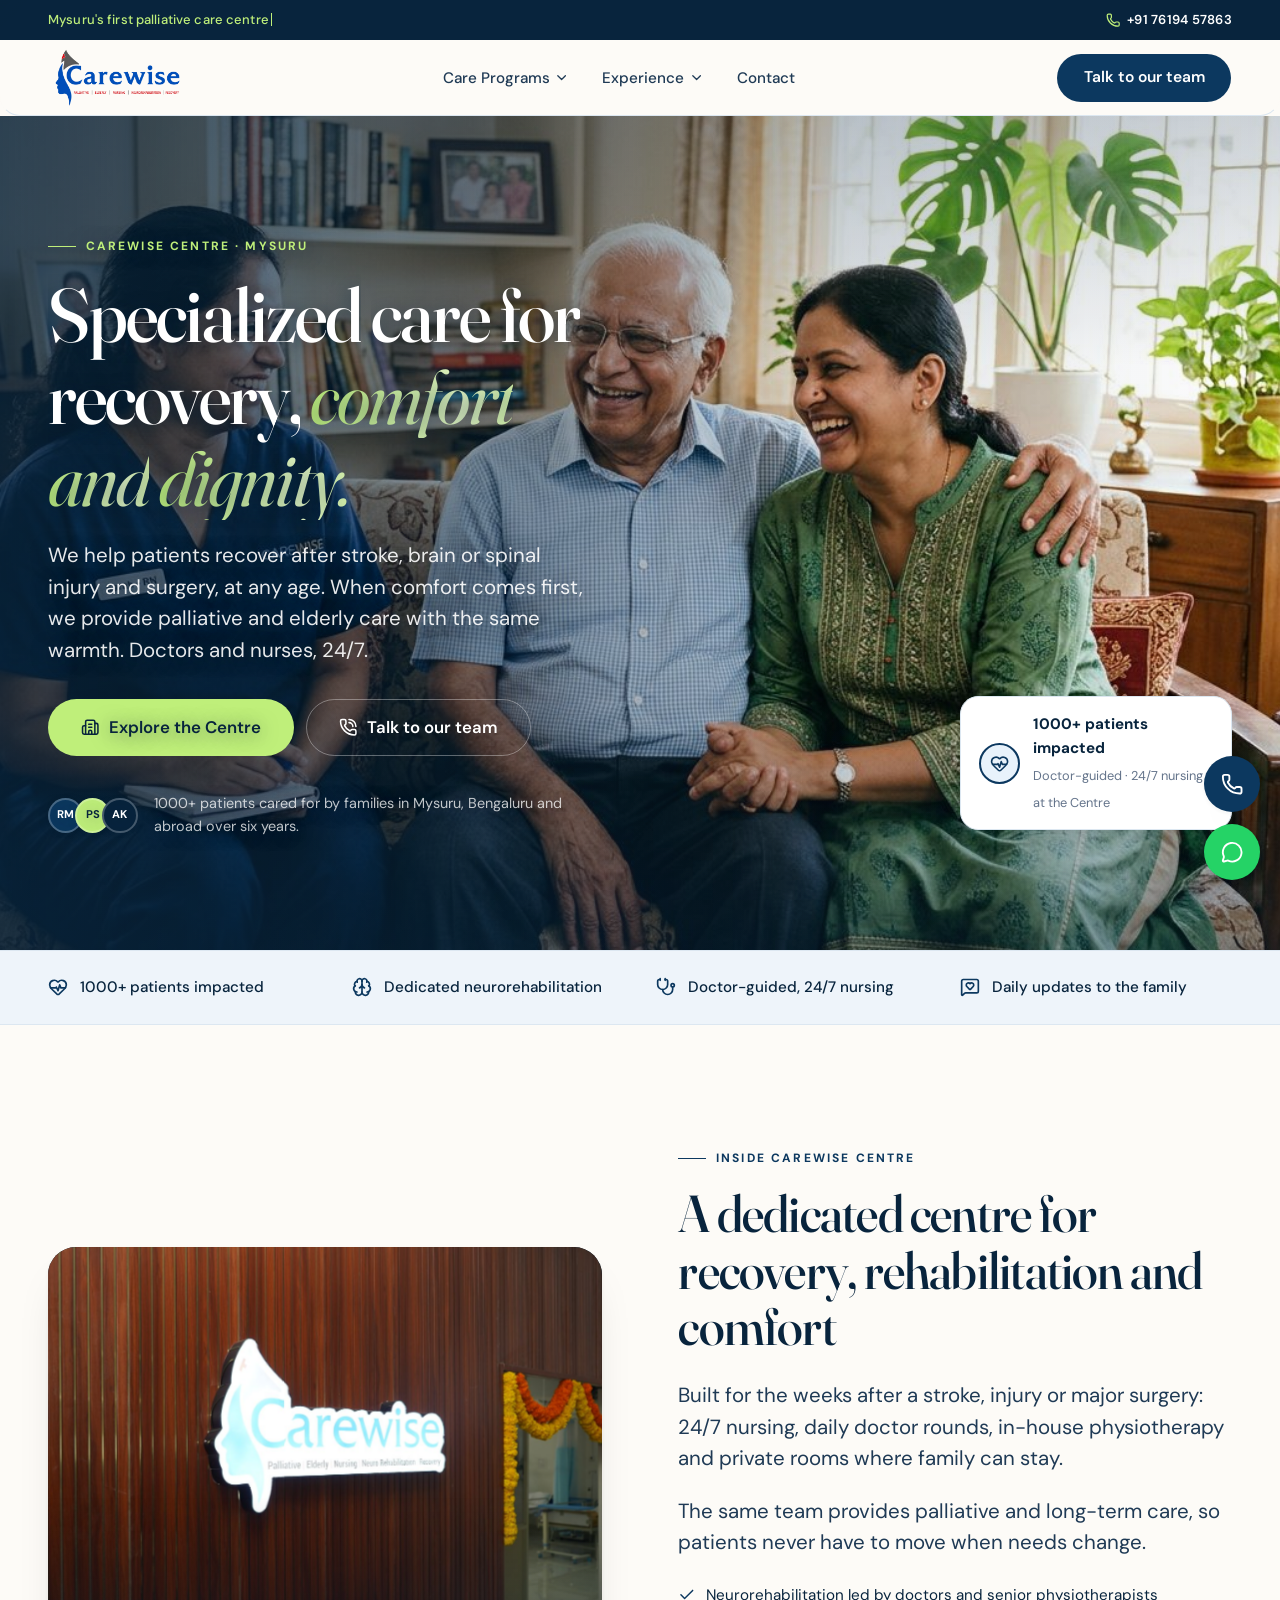
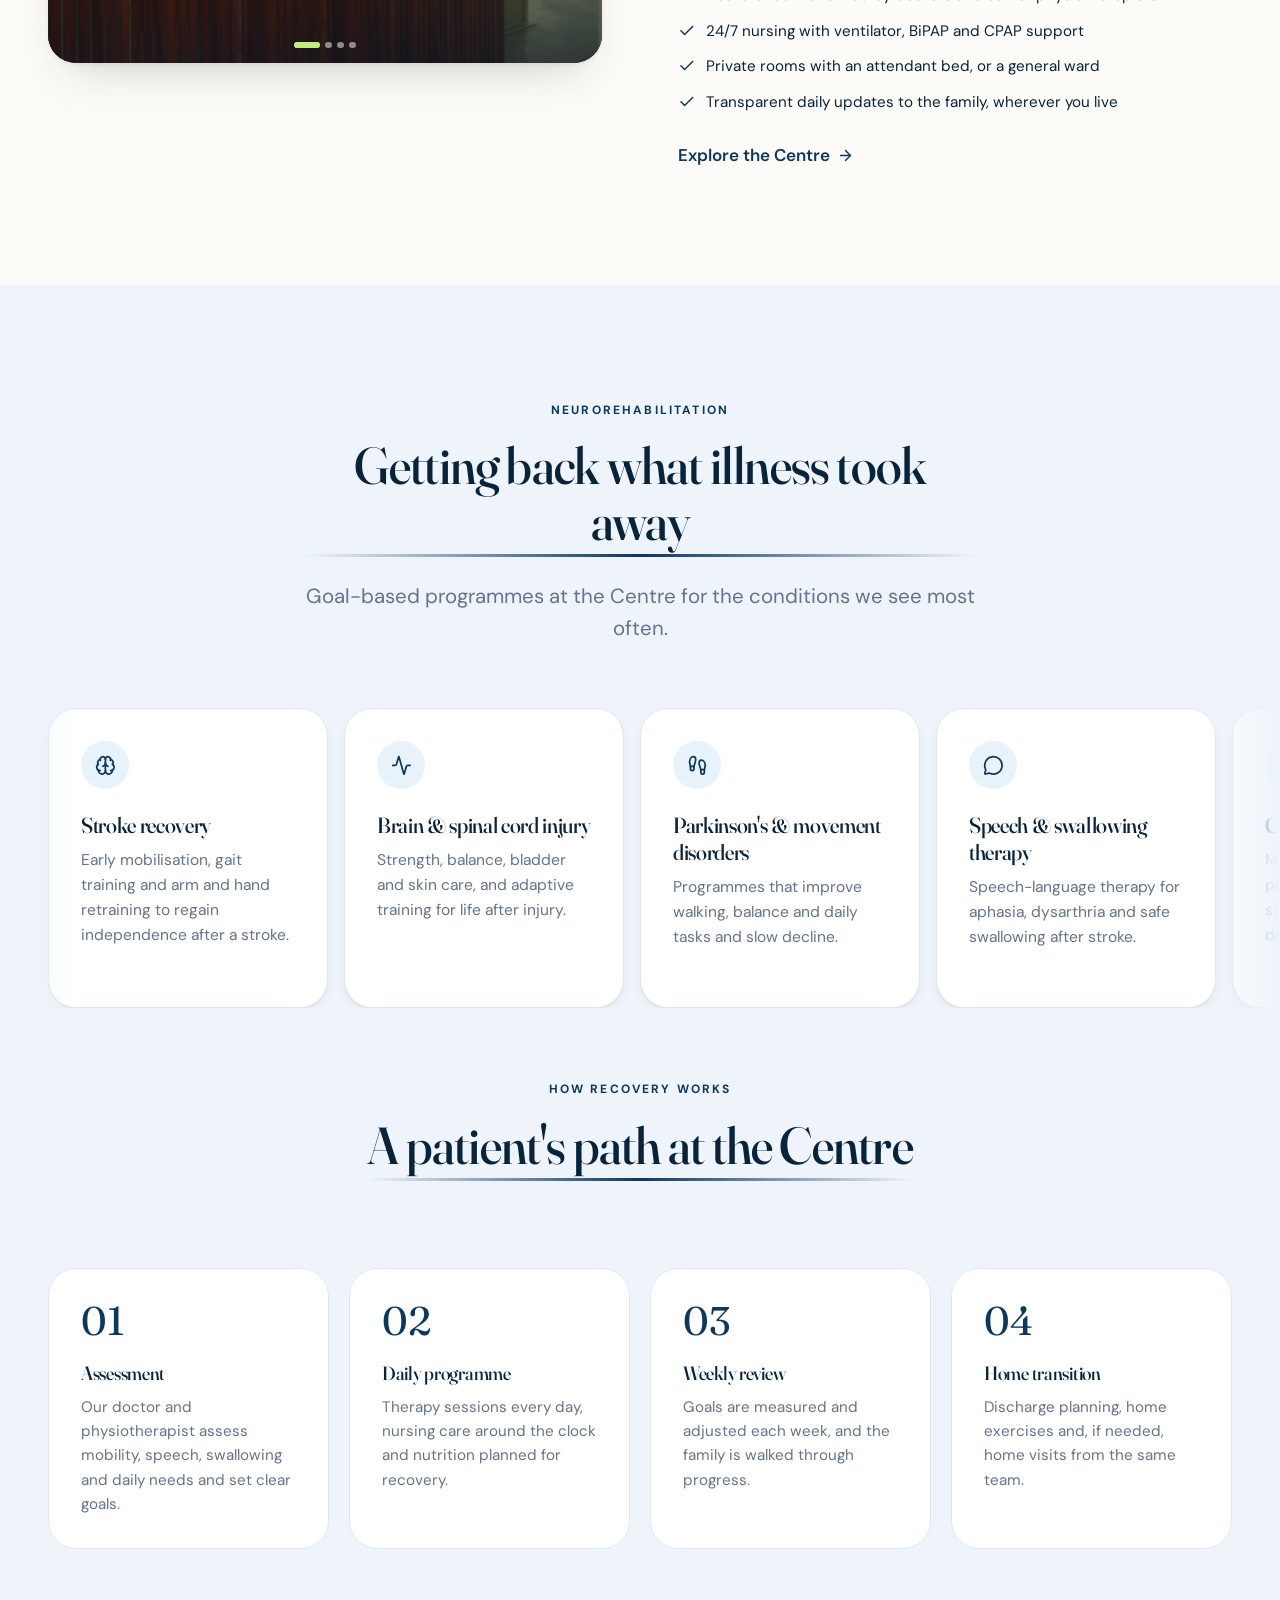
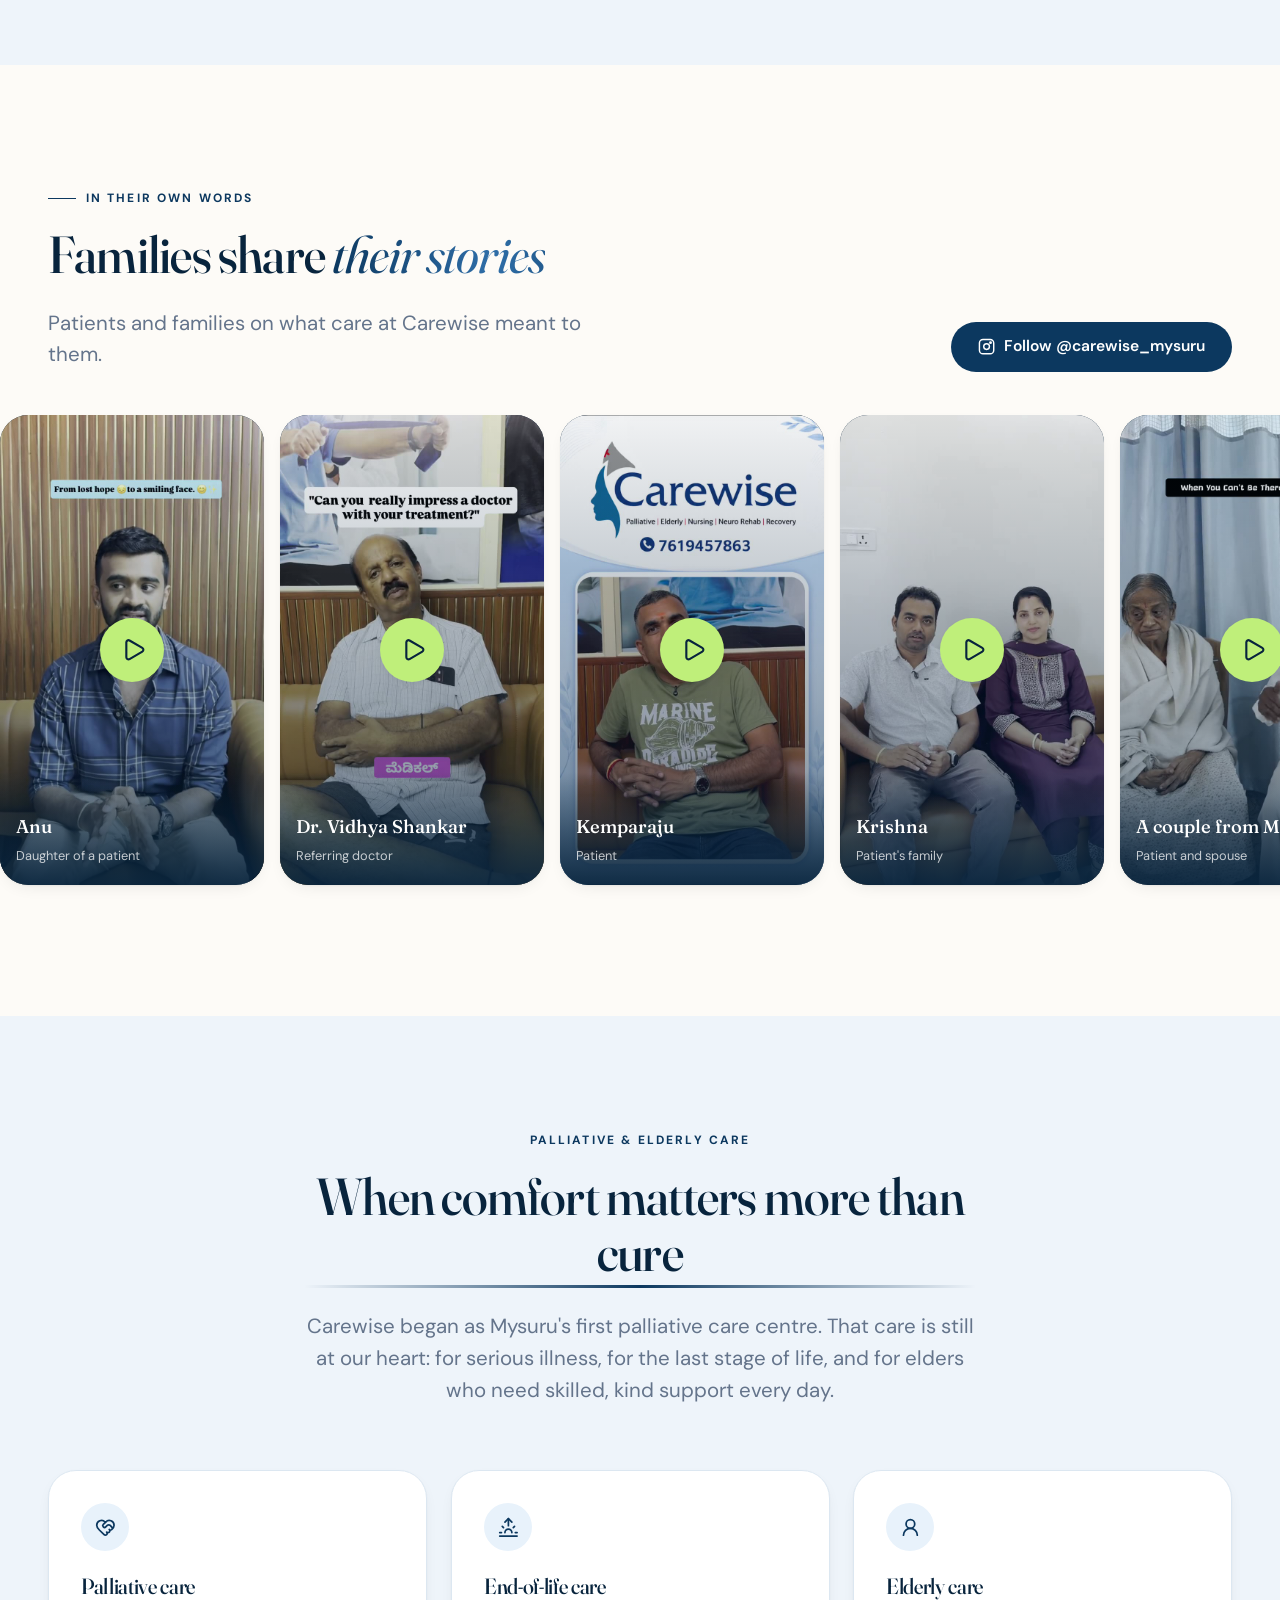
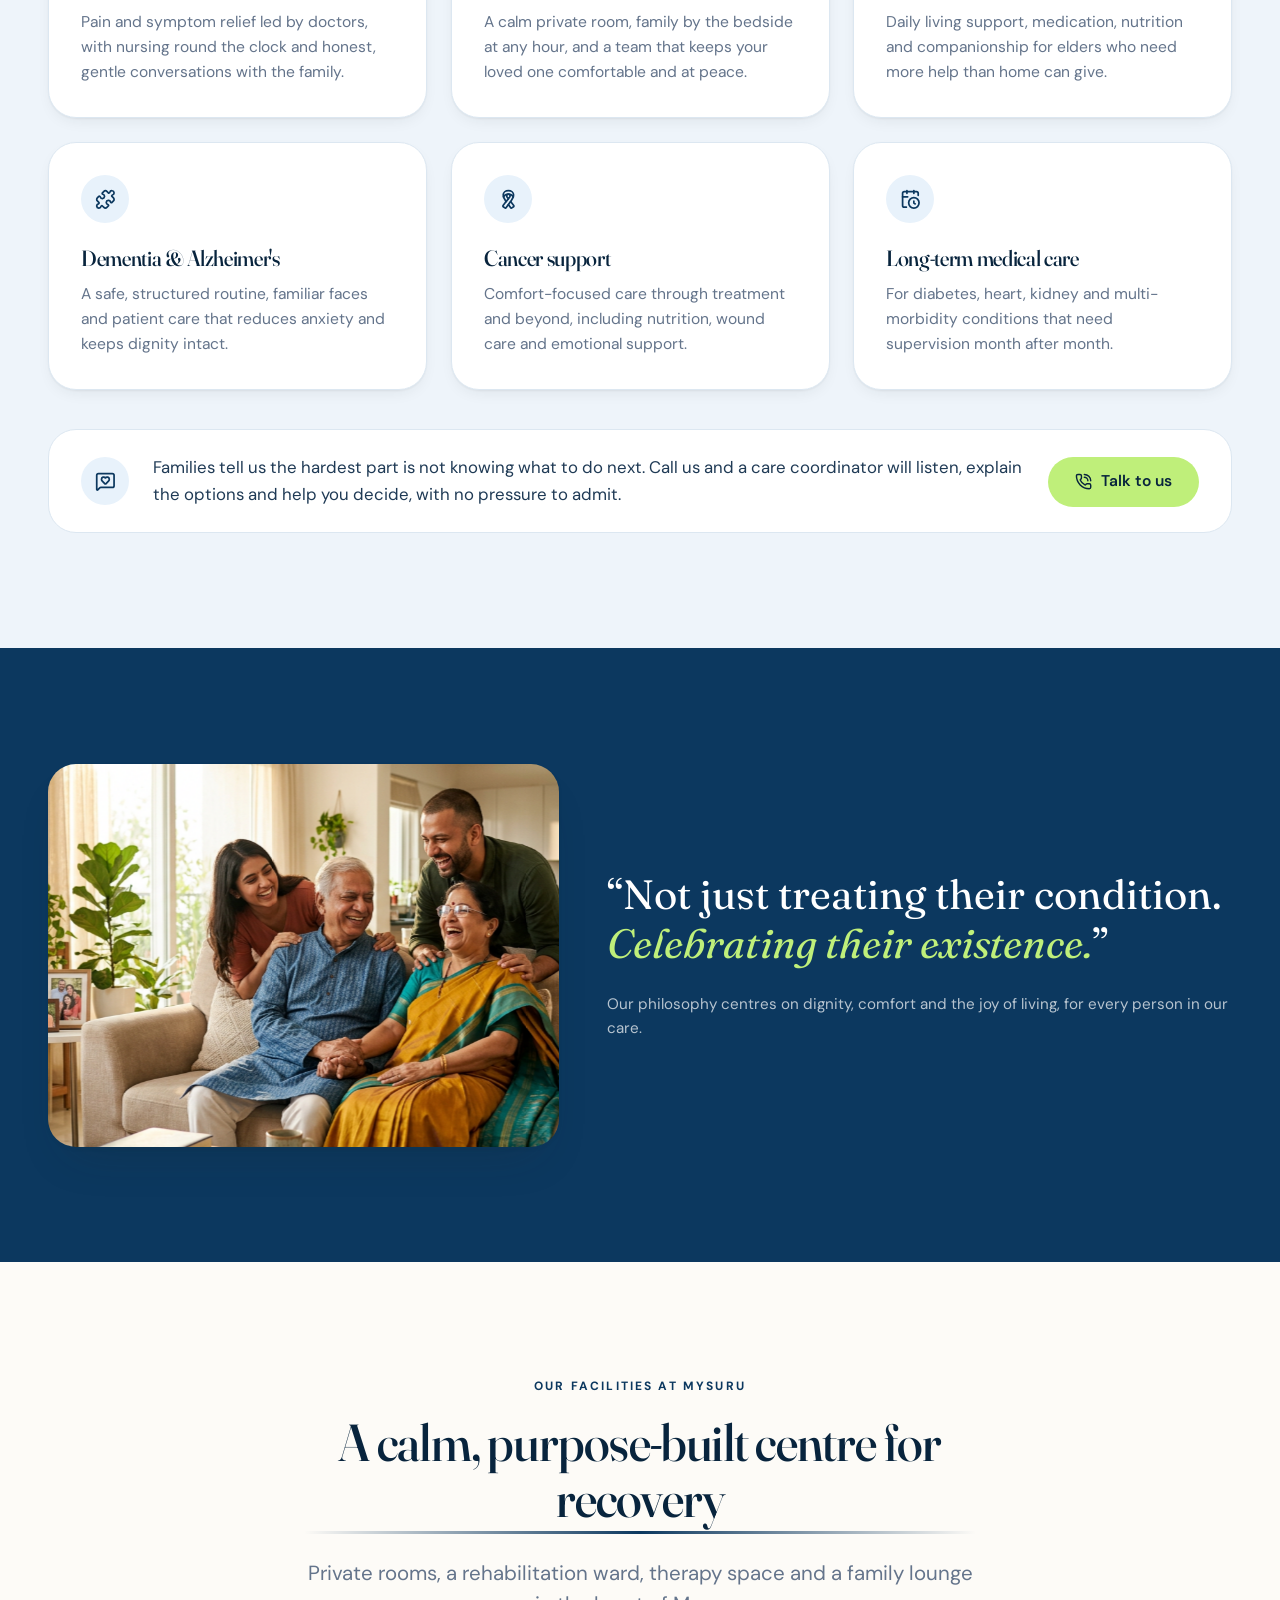
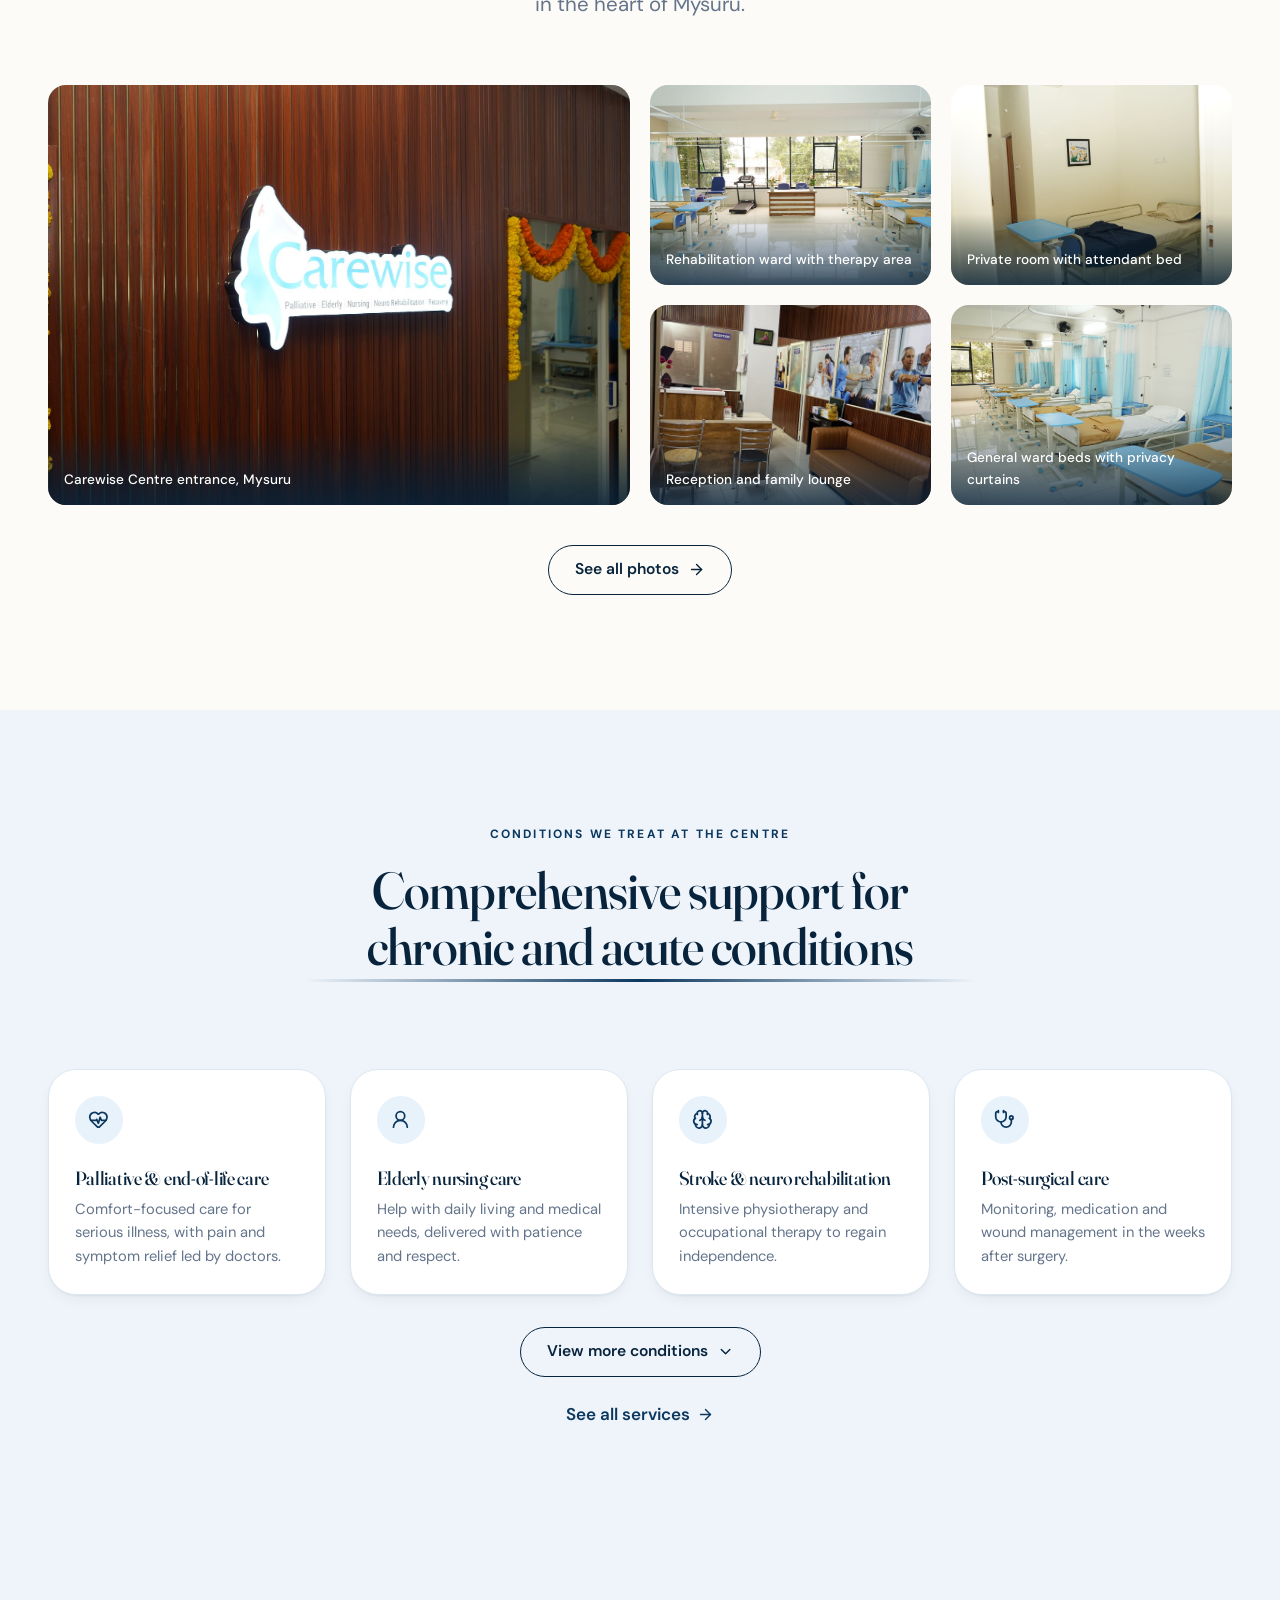
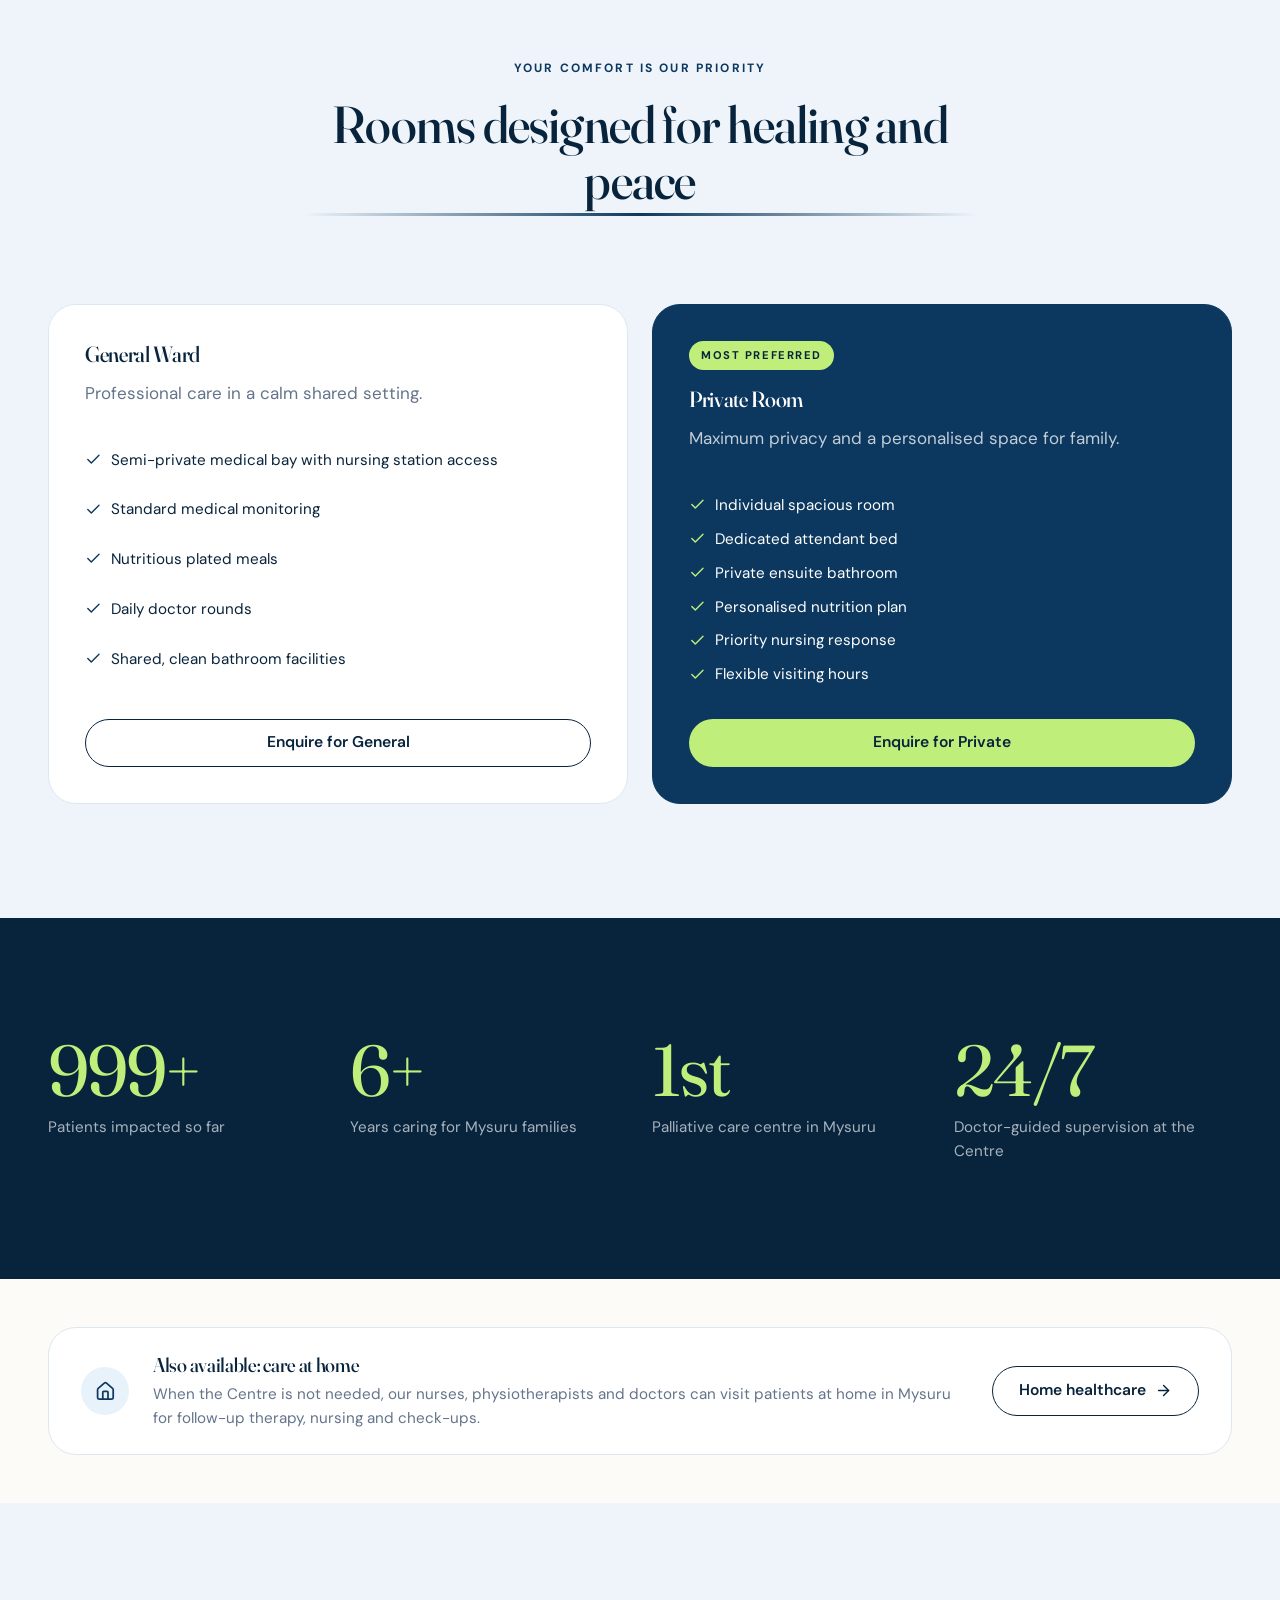
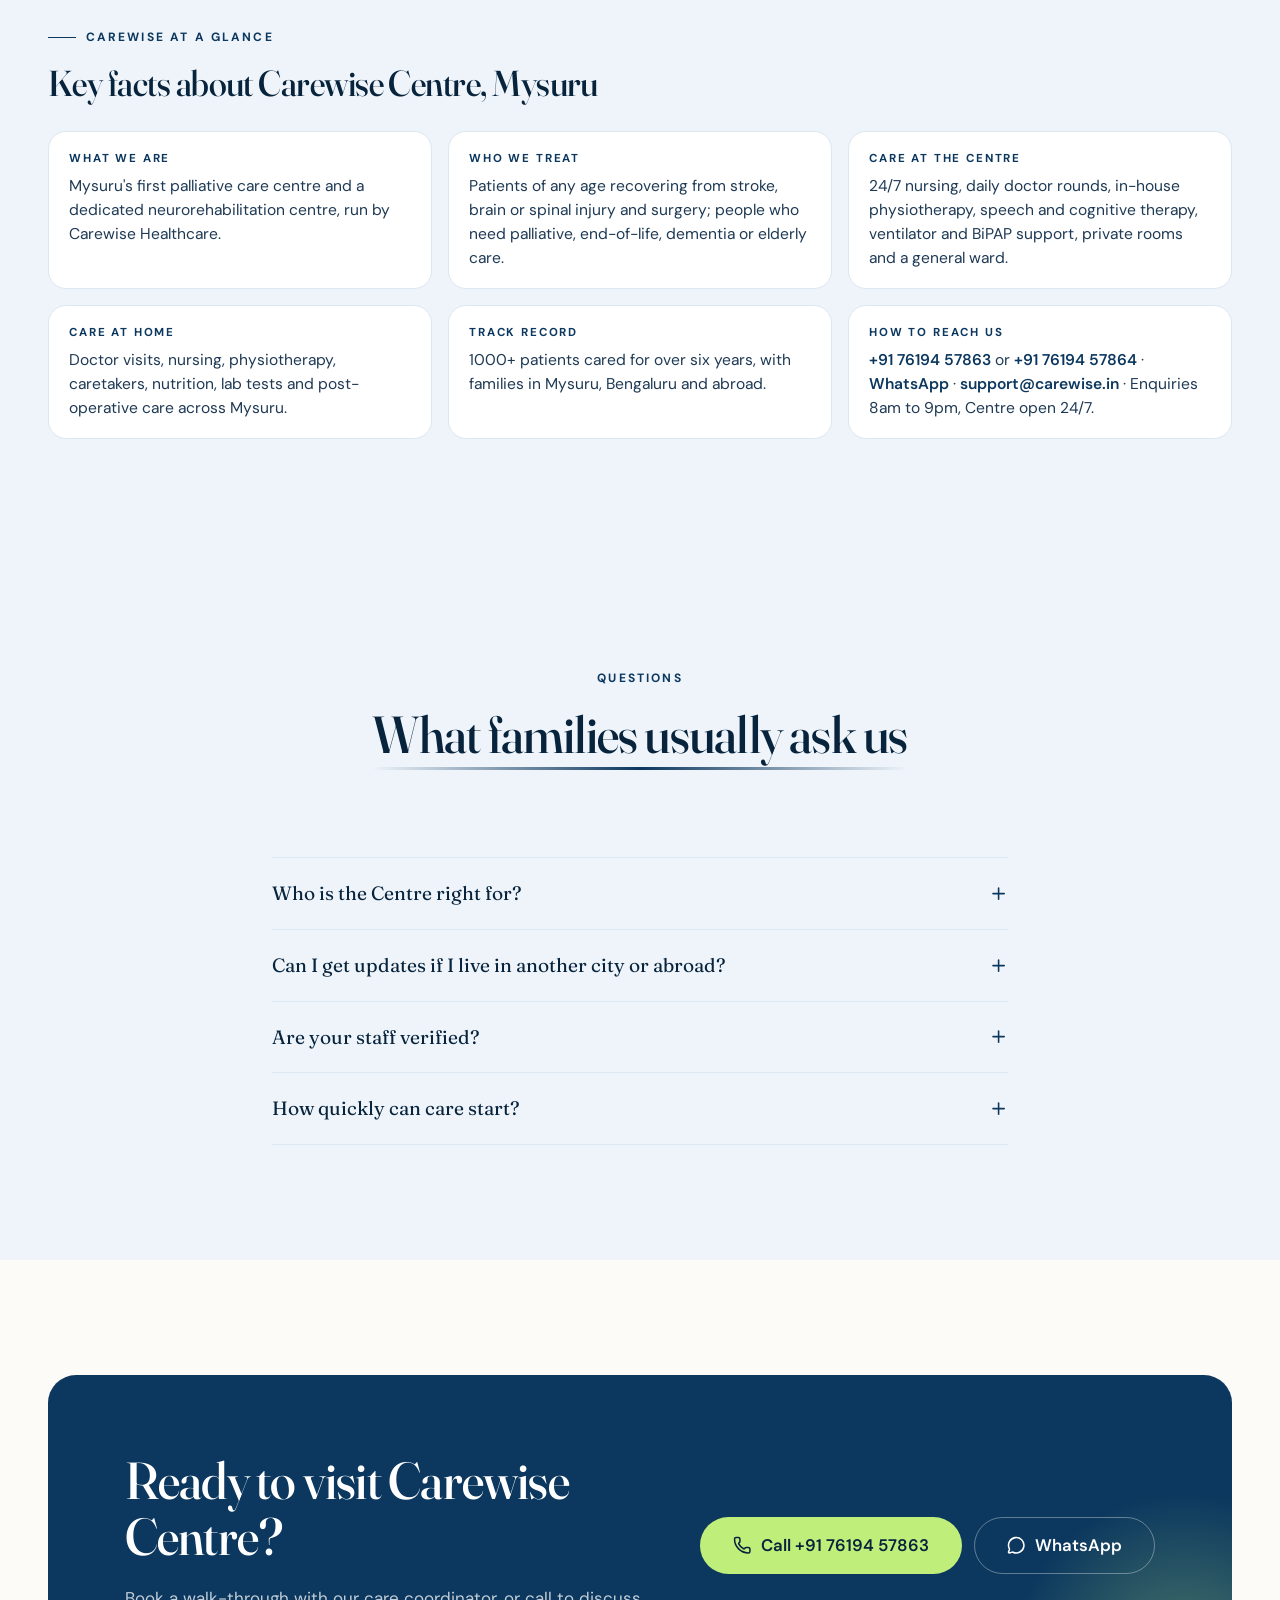
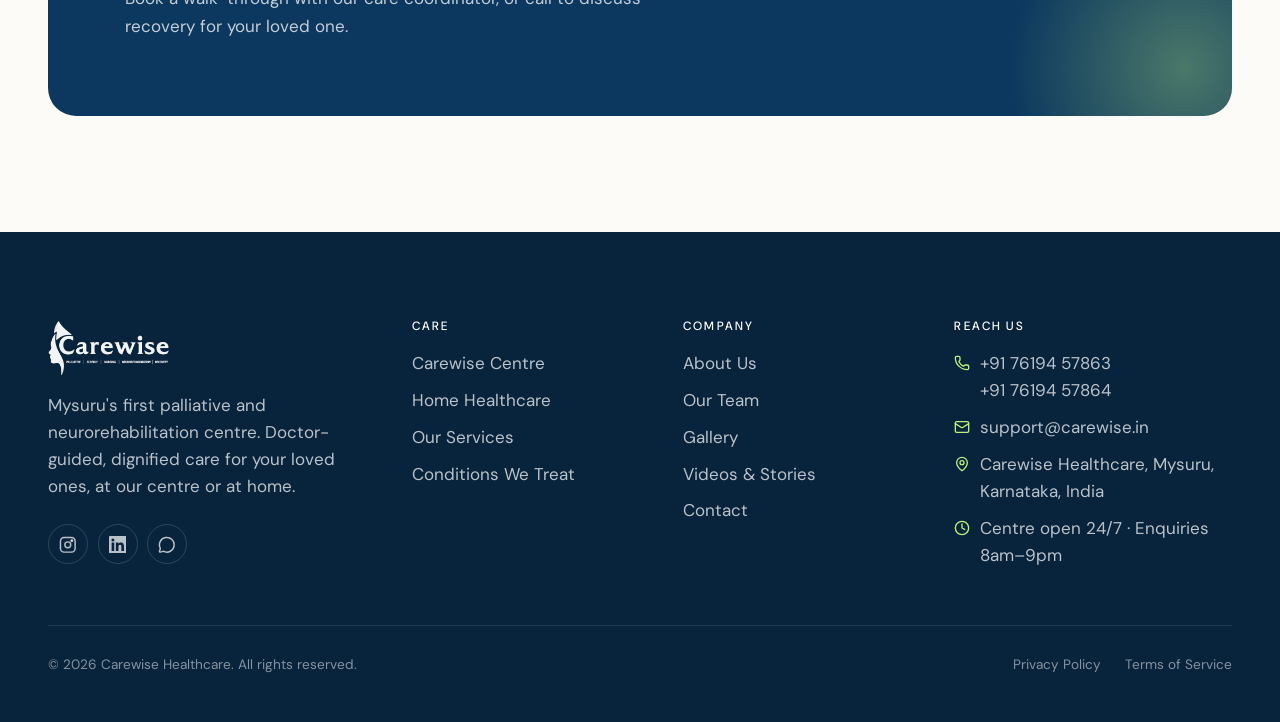
<file: index.html>
<!DOCTYPE html>
<html lang="en-IN">
  <head>
    <meta charset="utf-8" />
    <meta name="viewport" content="width=device-width, initial-scale=1" />
    <title>Carewise Centre Mysuru | Neurorehabilitation, Palliative &amp; Elderly Care</title>
    <meta name="description" content="Carewise Centre is Mysuru's first palliative care centre and a dedicated neurorehabilitation centre: stroke and injury recovery, post-surgical rehab, palliative and elderly care with 24/7 nursing and daily doctor rounds. 1000+ patients cared for." />
    <link rel="canonical" href="https://carewisemysuru.com/" />
    <meta name="robots" content="index, follow, max-image-preview:large, max-snippet:-1, max-video-preview:-1" />
    <meta name="theme-color" content="#0c385f" />
    <meta name="geo.region" content="IN-KA" />
    <meta name="geo.placename" content="Mysuru, Karnataka" />
    <meta property="og:type" content="website" />
    <meta property="og:site_name" content="Carewise Healthcare" />
    <meta property="og:locale" content="en_IN" />
    <meta property="og:title" content="Carewise Centre Mysuru | Neurorehabilitation, Palliative & Elderly Care" />
    <meta property="og:description" content="Carewise Centre is Mysuru's first palliative care centre and a dedicated neurorehabilitation centre: stroke and injury recovery, post-surgical rehab, palliative and elderly care with 24/7 nursing and daily doctor rounds. 1000+ patients cared for." />
    <meta property="og:url" content="https://carewisemysuru.com/" />
    <meta property="og:image" content="https://carewisemysuru.com/assets/img/og-image.jpg" />
    <meta property="og:image:width" content="1200" />
    <meta property="og:image:height" content="630" />
    <meta property="og:image:alt" content="Carewise Centre, Mysuru: neurorehabilitation, palliative and elderly care" />
    <meta name="twitter:card" content="summary_large_image" />
    <meta name="twitter:title" content="Carewise Centre Mysuru | Neurorehabilitation, Palliative & Elderly Care" />
    <meta name="twitter:description" content="Carewise Centre is Mysuru's first palliative care centre and a dedicated neurorehabilitation centre: stroke and injury recovery, post-surgical rehab, palliative and elderly care with 24/7 nursing and daily doctor rounds. 1000+ patients cared for." />
    <meta name="twitter:image" content="https://carewisemysuru.com/assets/img/og-image.jpg" />
    <link rel="icon" href="favicon.png" type="image/png" sizes="64x64" />
    <link rel="icon" href="assets/img/icon-192.png" type="image/png" sizes="192x192" />
    <link rel="apple-touch-icon" href="assets/img/apple-touch-icon.png" />
    <link rel="manifest" href="site.webmanifest" />
    <link rel="preload" href="assets/fonts/fraunces.woff2" as="font" type="font/woff2" crossorigin />
    <link rel="preload" href="assets/fonts/dm-sans.woff2" as="font" type="font/woff2" crossorigin />
    <link rel="stylesheet" href="assets/css/site.css?v=1794855838" />
    <link rel="stylesheet" href="assets/css/motion.css?v=1794855838" />
    <script>document.documentElement.classList.add("js");</script>
    <script type="application/ld+json">{"@context":"https://schema.org","@type":["MedicalClinic","LocalBusiness"],"@id":"https://carewisemysuru.com/#organization","name":"Carewise Centre","alternateName":"Carewise Healthcare","url":"https://carewisemysuru.com/","logo":"https://carewisemysuru.com/assets/img/logo.png","image":"https://carewisemysuru.com/assets/img/og-image.jpg","description":"Mysuru's first palliative care centre and a dedicated neurorehabilitation centre: stroke and brain or spinal injury recovery, post-surgical rehabilitation, palliative, end-of-life and elderly care with 24/7 nursing and daily doctor rounds. Home healthcare across Mysuru.","slogan":"Not just treating their condition. Celebrating their existence.","telephone":"+917619457863","email":"support@carewise.in","address":{"@type":"PostalAddress","addressLocality":"Mysuru","addressRegion":"Karnataka","addressCountry":"IN"},"areaServed":[{"@type":"City","name":"Mysuru"},{"@type":"City","name":"Bengaluru"},{"@type":"State","name":"Karnataka"}],"openingHoursSpecification":[{"@type":"OpeningHoursSpecification","dayOfWeek":["Monday","Tuesday","Wednesday","Thursday","Friday","Saturday","Sunday"],"opens":"00:00","closes":"23:59"}],"medicalSpecialty":["PhysicalMedicineAndRehabilitation","Geriatric","Neurology","PalliativeMedicine"],"availableService":[{"@type":"MedicalTherapy","name":"Neurorehabilitation","description":"Stroke, brain and spinal cord injury recovery with physiotherapy, speech and cognitive therapy."},{"@type":"MedicalTherapy","name":"Palliative care","description":"Doctor-led pain and symptom relief with 24/7 nursing."},{"@type":"MedicalTherapy","name":"Elderly care","description":"Daily living support, medication, nutrition and companionship."},{"@type":"MedicalTherapy","name":"Post-surgical rehabilitation","description":"Supervised recovery, wound care and physiotherapy after surgery."},{"@type":"MedicalTherapy","name":"Home healthcare","description":"Doctor visits, nursing, physiotherapy and lab tests at home in Mysuru."}],"sameAs":["https://www.instagram.com/carewise_mysuru/"],"foundingDate":"2020","priceRange":"₹₹"}</script>
    <script type="application/ld+json">{"@context":"https://schema.org","@type":"WebSite","@id":"https://carewisemysuru.com/#website","url":"https://carewisemysuru.com/","name":"Carewise Centre","publisher":{"@id":"https://carewisemysuru.com/#organization"},"inLanguage":"en-IN"}</script>
    <script type="application/ld+json">{"@context":"https://schema.org","@type":"WebPage","url":"https://carewisemysuru.com/","name":"Carewise Centre Mysuru | Neurorehabilitation, Palliative & Elderly Care","description":"Carewise Centre is Mysuru's first palliative care centre and a dedicated neurorehabilitation centre: stroke and injury recovery, post-surgical rehab, palliative and elderly care with 24/7 nursing and daily doctor rounds. 1000+ patients cared for.","isPartOf":{"@id":"https://carewisemysuru.com/#website"},"about":{"@id":"https://carewisemysuru.com/#organization"},"inLanguage":"en-IN"}</script>
    <script type="application/ld+json">{"@context":"https://schema.org","@type":"BreadcrumbList","itemListElement":[{"@type":"ListItem","position":1,"name":"Home","item":"https://carewisemysuru.com/"}]}</script>
    <script type="application/ld+json">{"@context":"https://schema.org","@type":"FAQPage","mainEntity":[{"@type":"Question","name":"Who is the Centre right for?","acceptedAnswer":{"@type":"Answer","text":"Anyone recovering from a stroke, brain or spinal injury or major surgery, and anyone who needs palliative or long-term medical care with 24/7 nursing. Our doctor assesses the patient and sets a plan on day one."}},{"@type":"Question","name":"Can I get updates if I live in another city or abroad?","acceptedAnswer":{"@type":"Answer","text":"Yes. Every family receives daily updates from the care team, and you can reach your coordinator at any time."}},{"@type":"Question","name":"Are your staff verified?","acceptedAnswer":{"@type":"Answer","text":"Every nurse, caretaker and therapist is identity and background verified and trained in elderly and palliative care before joining."}},{"@type":"Question","name":"How quickly can care start?","acceptedAnswer":{"@type":"Answer","text":"Home care usually begins within 24 to 48 hours of assessment. Admission to the centre can often be arranged the same day."}}]}</script>
    <script type="application/ld+json">{"@context":"https://schema.org","@type":"VideoObject","name":"Anu: testimonial for Carewise Centre, Mysuru","description":"Anu (Daughter of a patient) shares their experience of care at Carewise Centre, Mysuru.","thumbnailUrl":"https://carewisemysuru.com/assets/video/testimonials/anu.jpg","contentUrl":"https://carewisemysuru.com/assets/video/testimonials/anu.mp4","uploadDate":"2026-11-11","publisher":{"@id":"https://carewisemysuru.com/#organization"}}</script>
    <script type="application/ld+json">{"@context":"https://schema.org","@type":"VideoObject","name":"Dr. Vidhya Shankar: testimonial for Carewise Centre, Mysuru","description":"Dr. Vidhya Shankar (Referring doctor) shares their experience of care at Carewise Centre, Mysuru.","thumbnailUrl":"https://carewisemysuru.com/assets/video/testimonials/vidhya-shankar.jpg","contentUrl":"https://carewisemysuru.com/assets/video/testimonials/vidhya-shankar.mp4","uploadDate":"2026-11-11","publisher":{"@id":"https://carewisemysuru.com/#organization"}}</script>
    <script type="application/ld+json">{"@context":"https://schema.org","@type":"VideoObject","name":"Kemparaju: testimonial for Carewise Centre, Mysuru","description":"Kemparaju (Patient) shares their experience of care at Carewise Centre, Mysuru.","thumbnailUrl":"https://carewisemysuru.com/assets/video/testimonials/kemparaju.jpg","contentUrl":"https://carewisemysuru.com/assets/video/testimonials/kemparaju.mp4","uploadDate":"2026-11-11","publisher":{"@id":"https://carewisemysuru.com/#organization"}}</script>
    <script type="application/ld+json">{"@context":"https://schema.org","@type":"VideoObject","name":"Krishna: testimonial for Carewise Centre, Mysuru","description":"Krishna (Patient's family) shares their experience of care at Carewise Centre, Mysuru.","thumbnailUrl":"https://carewisemysuru.com/assets/video/testimonials/krishna.jpg","contentUrl":"https://carewisemysuru.com/assets/video/testimonials/krishna.mp4","uploadDate":"2026-11-11","publisher":{"@id":"https://carewisemysuru.com/#organization"}}</script>
    <script type="application/ld+json">{"@context":"https://schema.org","@type":"VideoObject","name":"A couple from Mandya: testimonial for Carewise Centre, Mysuru","description":"A couple from Mandya (Patient and spouse) shares their experience of care at Carewise Centre, Mysuru.","thumbnailUrl":"https://carewisemysuru.com/assets/video/testimonials/mandya-couple.jpg","contentUrl":"https://carewisemysuru.com/assets/video/testimonials/mandya-couple.mp4","uploadDate":"2026-11-11","publisher":{"@id":"https://carewisemysuru.com/#organization"}}</script>
    <script type="application/ld+json">{"@context":"https://schema.org","@type":"VideoObject","name":"Nagarathamma: testimonial for Carewise Centre, Mysuru","description":"Nagarathamma (Patient) shares their experience of care at Carewise Centre, Mysuru.","thumbnailUrl":"https://carewisemysuru.com/assets/video/testimonials/nagarathamma.jpg","contentUrl":"https://carewisemysuru.com/assets/video/testimonials/nagarathamma.mp4","uploadDate":"2026-11-11","publisher":{"@id":"https://carewisemysuru.com/#organization"}}</script>
    <script type="application/ld+json">{"@context":"https://schema.org","@type":"VideoObject","name":"Narayan Murthy: testimonial for Carewise Centre, Mysuru","description":"Narayan Murthy (Patient) shares their experience of care at Carewise Centre, Mysuru.","thumbnailUrl":"https://carewisemysuru.com/assets/video/testimonials/narayan-murthy.jpg","contentUrl":"https://carewisemysuru.com/assets/video/testimonials/narayan-murthy.mp4","uploadDate":"2026-11-11","publisher":{"@id":"https://carewisemysuru.com/#organization"}}</script>
    <script type="application/ld+json">{"@context":"https://schema.org","@type":"VideoObject","name":"Raghu: testimonial for Carewise Centre, Mysuru","description":"Raghu (Patient's family) shares their experience of care at Carewise Centre, Mysuru.","thumbnailUrl":"https://carewisemysuru.com/assets/video/testimonials/raghu.jpg","contentUrl":"https://carewisemysuru.com/assets/video/testimonials/raghu.mp4","uploadDate":"2026-11-11","publisher":{"@id":"https://carewisemysuru.com/#organization"}}</script>
  </head>
  <body>
    <div class="topbar">
      <div class="wrap">
        <span class="topbar-note" data-type='["Mysuru&#39;s first palliative care centre","Trusted by families for 6+ years","Doctor-guided care, 24 hours a day","Care at our centre or in your home"]'><span class="type-text">Mysuru's first palliative care centre · Trusted by families for 6+ years</span><span class="type-caret" aria-hidden="true"></span></span>
        <a href="tel:+917619457863"><i data-lucide="phone"></i> +91 76194 57863</a>
      </div>
    </div>
    <header class="header">
      <div class="wrap">
        <a class="brand" href="index.html" aria-label="Carewise home">
          <img src="assets/img/logo.png" alt="Carewise" width="916" height="420" />
        </a>
        <nav aria-label="Main">
          <ul class="nav">
            <li>
              <button type="button" aria-haspopup="true">Care Programs <i data-lucide="chevron-down"></i></button>
              <ul class="menu"><li><a href="centre.html">Carewise Centre<small>24/7 care in private & general rooms</small></a></li><li><a href="home-care.html">Home Healthcare<small>Nurses, doctors & therapy at home</small></a></li><li><a href="services.html">Our Services<small>Everything we treat and offer</small></a></li></ul>
            </li>
            <li>
              <button type="button" aria-haspopup="true">Experience <i data-lucide="chevron-down"></i></button>
              <ul class="menu"><li><a href="about.html">About Us<small>Our story and values</small></a></li><li><a href="team.html">Our Team<small>Doctor-led, verified staff</small></a></li><li><a href="gallery.html">Facility Gallery<small>Inside the centre</small></a></li><li><a href="videos.html">Videos & Stories<small>Hear from families</small></a></li></ul>
            </li><li><a href="contact.html">Contact</a></li>
          </ul>
        </nav>
        <a class="btn btn-dark header-cta" href="contact.html">Talk to our team</a>
        <button class="nav-toggle" type="button" aria-label="Menu" aria-expanded="false" aria-controls="drawer">
          <i data-lucide="menu" class="icon-menu"></i><i data-lucide="x" class="icon-close"></i>
        </button>
      </div>
    </header>
    <div class="drawer" id="drawer"><div class="drawer-inner"><div class="drawer-group"><h4>Care Programs</h4><a href="centre.html">Carewise Centre</a><a href="home-care.html">Home Healthcare</a><a href="services.html">Our Services</a></div><div class="drawer-group"><h4>Experience</h4><a href="about.html">About Us</a><a href="team.html">Our Team</a><a href="gallery.html">Facility Gallery</a><a href="videos.html">Videos & Stories</a></div><div class="drawer-group"><h4>Get in touch</h4><a href="contact.html">Contact</a></div><a class="btn btn-primary btn-lg" href="tel:+917619457863"><i data-lucide="phone"></i> Call +91 76194 57863</a></div></div>
    <main>
      <section class="hero hero--bg">
        <div class="hero-bg hero-slides" data-slideshow data-interval="5500">
          <img src="assets/img/hero/hero-01.jpg" alt="" loading="eager" class="is-active" />
          <div class="hero-shade"></div>
        </div>
        <div class="wrap">
          <div class="hero-copy reveal in">
            <span class="eyebrow">Carewise Centre · Mysuru</span>
            <h1>Specialized care for recovery, <span class="serif-italic">comfort and dignity.</span></h1>
            <p class="lead">We help patients recover after stroke, brain or spinal injury and surgery, at any age. When comfort comes first, we provide palliative and elderly care with the same warmth. Doctors and nurses, 24/7.</p>
            <div class="hero-actions">
              <a class="btn btn-primary btn-lg" href="centre.html"><i data-lucide="building-2"></i> Explore the Centre</a>
              <a class="btn btn-ghost-light btn-lg" href="contact.html"><i data-lucide="phone-call"></i> Talk to our team</a>
            </div>
            <div class="hero-proof">
              <div class="avatars"><span>RM</span><span>PS</span><span>AK</span></div>
              <span>1000+ patients cared for by families in Mysuru, Bengaluru and abroad over six years.</span>
            </div>
          </div>
          <div class="hero-badge reveal in">
            <span class="ico"><i data-lucide="heart-pulse"></i></span>
            <div><strong>1000+ patients impacted</strong><small>Doctor-guided · 24/7 nursing at the Centre</small></div>
          </div>
        </div>
      </section>
      <div class="trust">
        <div class="wrap">
          <div class="trust-item"><i data-lucide="heart-pulse"></i> 1000+ patients impacted</div>
          <div class="trust-item"><i data-lucide="brain"></i> Dedicated neurorehabilitation</div>
          <div class="trust-item"><i data-lucide="stethoscope"></i> Doctor-guided, 24/7 nursing</div>
          <div class="trust-item"><i data-lucide="message-square-heart"></i> Daily updates to the family</div>
        </div>
      </div>
      <section class="section ">
        <div class="wrap">
          <div class="split">
            <div class="reveal"><div class="slideshow" data-slideshow data-interval="4000"><img src="assets/img/facility/facility-06.jpg" alt="Carewise Centre entrance, Mysuru" loading="eager" class="is-active" /><img src="assets/img/facility/facility-09.jpg" alt="Rehabilitation ward with therapy area" loading="lazy" /><img src="assets/img/facility/facility-01.jpg" alt="Reception and family lounge" loading="lazy" /><img src="assets/img/facility/facility-10.jpg" alt="General ward beds with privacy curtains" loading="lazy" /><div class="slideshow-dots" aria-hidden="true"><span class="is-active"></span><span></span><span></span><span></span></div></div></div>
            <div class="reveal">
              <span class="eyebrow">Inside Carewise Centre</span>
              <h2>A dedicated centre for recovery, rehabilitation and comfort</h2>
              <div class="lead stack"><p>Built for the weeks after a stroke, injury or major surgery: 24/7 nursing, daily doctor rounds, in-house physiotherapy and private rooms where family can stay.</p><p>The same team provides palliative and long-term care, so patients never have to move when needs change.</p></div>
              <ul class="check-list"><li><i data-lucide="check"></i><span>Neurorehabilitation led by doctors and senior physiotherapists</span></li><li><i data-lucide="check"></i><span>24/7 nursing with ventilator, BiPAP and CPAP support</span></li><li><i data-lucide="check"></i><span>Private rooms with an attendant bed, or a general ward</span></li><li><i data-lucide="check"></i><span>Transparent daily updates to the family, wherever you live</span></li></ul><p style="margin-top:1.75rem"><a class="text-link" href="centre.html">Explore the Centre <i data-lucide="arrow-right"></i></a></p>
            </div>
          </div>
        </div>
      </section>
      <section class="section bg-sand" id="neurorehab">
        <div class="wrap">
          <div class="section-head center reveal">
            <span class="eyebrow">Neurorehabilitation</span>
            <h2 class="measure">Getting back what illness took away</h2>
            <p class="lead measure">Goal-based programmes at the Centre for the conditions we see most often.</p>
          </div>
          <div class="marquee reveal" aria-label="Neurorehabilitation programmes">
            <div class="marquee-track">
            <article class="card"><span class="ico-ring"><i data-lucide="brain"></i></span><h3>Stroke recovery</h3><p>Early mobilisation, gait training and arm and hand retraining to regain independence after a stroke.</p></article>
            <article class="card"><span class="ico-ring"><i data-lucide="activity"></i></span><h3>Brain &amp; spinal cord injury</h3><p>Strength, balance, bladder and skin care, and adaptive training for life after injury.</p></article>
            <article class="card"><span class="ico-ring"><i data-lucide="footprints"></i></span><h3>Parkinson's &amp; movement disorders</h3><p>Programmes that improve walking, balance and daily tasks and slow decline.</p></article>
            <article class="card"><span class="ico-ring"><i data-lucide="message-circle"></i></span><h3>Speech &amp; swallowing therapy</h3><p>Speech-language therapy for aphasia, dysarthria and safe swallowing after stroke.</p></article>
            <article class="card"><span class="ico-ring"><i data-lucide="puzzle"></i></span><h3>Cognitive rehabilitation</h3><p>Memory, attention and problem-solving work for stroke, injury and early dementia.</p></article>
            <article class="card"><span class="ico-ring"><i data-lucide="stethoscope"></i></span><h3>Post-surgical neuro recovery</h3><p>Supervised recovery after brain or spine surgery, with pain and wound management.</p></article>
            <article class="card"><span class="ico-ring"><i data-lucide="accessibility"></i></span><h3>Mobility &amp; fall prevention</h3><p>Balance work, walking aids and home-safety training to keep patients steady on their feet.</p></article>
            <article class="card"><span class="ico-ring"><i data-lucide="heart-pulse"></i></span><h3>Cardiac &amp; pulmonary rehab</h3><p>Graded exercise and breathing therapy after heart events or long ventilator support.</p></article>
            <article class="card"><span class="ico-ring"><i data-lucide="brain"></i></span><h3>Stroke recovery</h3><p>Early mobilisation, gait training and arm and hand retraining to regain independence after a stroke.</p></article>
            <article class="card"><span class="ico-ring"><i data-lucide="activity"></i></span><h3>Brain &amp; spinal cord injury</h3><p>Strength, balance, bladder and skin care, and adaptive training for life after injury.</p></article>
            <article class="card"><span class="ico-ring"><i data-lucide="footprints"></i></span><h3>Parkinson's &amp; movement disorders</h3><p>Programmes that improve walking, balance and daily tasks and slow decline.</p></article>
            <article class="card"><span class="ico-ring"><i data-lucide="message-circle"></i></span><h3>Speech &amp; swallowing therapy</h3><p>Speech-language therapy for aphasia, dysarthria and safe swallowing after stroke.</p></article>
            <article class="card"><span class="ico-ring"><i data-lucide="puzzle"></i></span><h3>Cognitive rehabilitation</h3><p>Memory, attention and problem-solving work for stroke, injury and early dementia.</p></article>
            <article class="card"><span class="ico-ring"><i data-lucide="stethoscope"></i></span><h3>Post-surgical neuro recovery</h3><p>Supervised recovery after brain or spine surgery, with pain and wound management.</p></article>
            <article class="card"><span class="ico-ring"><i data-lucide="accessibility"></i></span><h3>Mobility &amp; fall prevention</h3><p>Balance work, walking aids and home-safety training to keep patients steady on their feet.</p></article>
            <article class="card"><span class="ico-ring"><i data-lucide="heart-pulse"></i></span><h3>Cardiac &amp; pulmonary rehab</h3><p>Graded exercise and breathing therapy after heart events or long ventilator support.</p></article></div>
          </div>
          <div class="section-head section-head--mid center reveal">
            <span class="eyebrow">How recovery works</span>
            <h2 class="measure">A patient's path at the Centre</h2>
            
          </div><div class="steps">
            <article class="step reveal"><h3>Assessment</h3><p>Our doctor and physiotherapist assess mobility, speech, swallowing and daily needs and set clear goals.</p></article>
            <article class="step reveal"><h3>Daily programme</h3><p>Therapy sessions every day, nursing care around the clock and nutrition planned for recovery.</p></article>
            <article class="step reveal"><h3>Weekly review</h3><p>Goals are measured and adjusted each week, and the family is walked through progress.</p></article>
            <article class="step reveal"><h3>Home transition</h3><p>Discharge planning, home exercises and, if needed, home visits from the same team.</p></article></div>
        </div>
      </section>
      <section class="section " id="stories">
        <div class="wrap">
          <div class="ig-head reveal">
            <div>
              <span class="eyebrow">In their own words</span>
              <h2>Families share <span class="serif-italic">their stories</span></h2>
              <p class="lead">Patients and families on what care at Carewise meant to them.</p>
            </div>
            <div class="ig-tools"><a class="btn btn-dark" href="https://www.instagram.com/carewise_mysuru/" target="_blank" rel="noopener"><svg viewBox="0 0 24 24" fill="none" stroke="currentColor" stroke-width="2" stroke-linecap="round" stroke-linejoin="round"><rect x="2" y="2" width="20" height="20" rx="5"/><circle cx="12" cy="12" r="4"/><circle cx="17.5" cy="6.5" r="1" fill="currentColor"/></svg> Follow @carewise_mysuru</a></div>
          </div><ul class="vt-row reveal" data-vt>
            <li class="vt-card reveal">
              <button class="vt-open" type="button" data-video="assets/video/testimonials/anu.mp4" data-name="Anu" data-role="Daughter of a patient" aria-label="Play testimonial from Anu">
                <img class="vt-poster" src="assets/video/testimonials/anu.jpg" alt="" loading="lazy" />
                <span class="vt-play"><i data-lucide="play"></i></span>
                <span class="vt-meta"><strong>Anu</strong><span>Daughter of a patient</span></span>
              </button>
            </li>
            <li class="vt-card reveal">
              <button class="vt-open" type="button" data-video="assets/video/testimonials/vidhya-shankar.mp4" data-name="Dr. Vidhya Shankar" data-role="Referring doctor" aria-label="Play testimonial from Dr. Vidhya Shankar">
                <img class="vt-poster" src="assets/video/testimonials/vidhya-shankar.jpg" alt="" loading="lazy" />
                <span class="vt-play"><i data-lucide="play"></i></span>
                <span class="vt-meta"><strong>Dr. Vidhya Shankar</strong><span>Referring doctor</span></span>
              </button>
            </li>
            <li class="vt-card reveal">
              <button class="vt-open" type="button" data-video="assets/video/testimonials/kemparaju.mp4" data-name="Kemparaju" data-role="Patient" aria-label="Play testimonial from Kemparaju">
                <img class="vt-poster" src="assets/video/testimonials/kemparaju.jpg" alt="" loading="lazy" />
                <span class="vt-play"><i data-lucide="play"></i></span>
                <span class="vt-meta"><strong>Kemparaju</strong><span>Patient</span></span>
              </button>
            </li>
            <li class="vt-card reveal">
              <button class="vt-open" type="button" data-video="assets/video/testimonials/krishna.mp4" data-name="Krishna" data-role="Patient's family" aria-label="Play testimonial from Krishna">
                <img class="vt-poster" src="assets/video/testimonials/krishna.jpg" alt="" loading="lazy" />
                <span class="vt-play"><i data-lucide="play"></i></span>
                <span class="vt-meta"><strong>Krishna</strong><span>Patient's family</span></span>
              </button>
            </li>
            <li class="vt-card reveal">
              <button class="vt-open" type="button" data-video="assets/video/testimonials/mandya-couple.mp4" data-name="A couple from Mandya" data-role="Patient and spouse" aria-label="Play testimonial from A couple from Mandya">
                <img class="vt-poster" src="assets/video/testimonials/mandya-couple.jpg" alt="" loading="lazy" />
                <span class="vt-play"><i data-lucide="play"></i></span>
                <span class="vt-meta"><strong>A couple from Mandya</strong><span>Patient and spouse</span></span>
              </button>
            </li>
            <li class="vt-card reveal">
              <button class="vt-open" type="button" data-video="assets/video/testimonials/nagarathamma.mp4" data-name="Nagarathamma" data-role="Patient" aria-label="Play testimonial from Nagarathamma">
                <img class="vt-poster" src="assets/video/testimonials/nagarathamma.jpg" alt="" loading="lazy" />
                <span class="vt-play"><i data-lucide="play"></i></span>
                <span class="vt-meta"><strong>Nagarathamma</strong><span>Patient</span></span>
              </button>
            </li>
            <li class="vt-card reveal">
              <button class="vt-open" type="button" data-video="assets/video/testimonials/narayan-murthy.mp4" data-name="Narayan Murthy" data-role="Patient" aria-label="Play testimonial from Narayan Murthy">
                <img class="vt-poster" src="assets/video/testimonials/narayan-murthy.jpg" alt="" loading="lazy" />
                <span class="vt-play"><i data-lucide="play"></i></span>
                <span class="vt-meta"><strong>Narayan Murthy</strong><span>Patient</span></span>
              </button>
            </li>
            <li class="vt-card reveal">
              <button class="vt-open" type="button" data-video="assets/video/testimonials/raghu.mp4" data-name="Raghu" data-role="Patient's family" aria-label="Play testimonial from Raghu">
                <img class="vt-poster" src="assets/video/testimonials/raghu.jpg" alt="" loading="lazy" />
                <span class="vt-play"><i data-lucide="play"></i></span>
                <span class="vt-meta"><strong>Raghu</strong><span>Patient's family</span></span>
              </button>
            </li></ul>
        </div>
      </section>
      <section class="section bg-sand" id="palliative">
        <div class="wrap">
          <div class="section-head center reveal">
            <span class="eyebrow">Palliative &amp; elderly care</span>
            <h2 class="measure">When comfort matters more than cure</h2>
            <p class="lead measure">Carewise began as Mysuru's first palliative care centre. That care is still at our heart: for serious illness, for the last stage of life, and for elders who need skilled, kind support every day.</p>
          </div><div class="grid grid-3">
            <article class="card reveal">
              <span class="ico-ring"><i data-lucide="heart-handshake"></i></span>
              <h3>Palliative care</h3>
              <p>Pain and symptom relief led by doctors, with nursing round the clock and honest, gentle conversations with the family.</p>
            </article>
            <article class="card reveal">
              <span class="ico-ring"><i data-lucide="sunrise"></i></span>
              <h3>End-of-life care</h3>
              <p>A calm private room, family by the bedside at any hour, and a team that keeps your loved one comfortable and at peace.</p>
            </article>
            <article class="card reveal">
              <span class="ico-ring"><i data-lucide="user-round"></i></span>
              <h3>Elderly care</h3>
              <p>Daily living support, medication, nutrition and companionship for elders who need more help than home can give.</p>
            </article>
            <article class="card reveal">
              <span class="ico-ring"><i data-lucide="puzzle"></i></span>
              <h3>Dementia &amp; Alzheimer's</h3>
              <p>A safe, structured routine, familiar faces and patient care that reduces anxiety and keeps dignity intact.</p>
            </article>
            <article class="card reveal">
              <span class="ico-ring"><i data-lucide="ribbon"></i></span>
              <h3>Cancer support</h3>
              <p>Comfort-focused care through treatment and beyond, including nutrition, wound care and emotional support.</p>
            </article>
            <article class="card reveal">
              <span class="ico-ring"><i data-lucide="calendar-clock"></i></span>
              <h3>Long-term medical care</h3>
              <p>For diabetes, heart, kidney and multi-morbidity conditions that need supervision month after month.</p>
            </article></div>
          <div class="pall-note reveal">
            <span class="ico-ring"><i data-lucide="message-square-heart"></i></span>
            <p>Families tell us the hardest part is not knowing what to do next. Call us and a care coordinator will listen, explain the options and help you decide, with no pressure to admit.</p>
            <a class="btn btn-primary" href="contact.html"><i data-lucide="phone-call"></i> Talk to us</a>
          </div>
        </div>
      </section>
      <section class="section quote-band bg-teal">
        <div class="wrap">
          <div class="reveal"><img src="assets/img/elderly-couple-family.png" alt="Elderly couple with their adult children" loading="lazy" /></div>
          <blockquote class="reveal">
            <p>&ldquo;Not just treating their condition. <em>Celebrating their existence.</em>&rdquo;</p>
            <cite>Our philosophy centres on dignity, comfort and the joy of living, for every person in our care.</cite>
          </blockquote>
        </div>
      </section>
      <section class="section " id="facilities">
        <div class="wrap">
          <div class="section-head center reveal">
            <span class="eyebrow">Our facilities at Mysuru</span>
            <h2 class="measure">A calm, purpose-built centre for recovery</h2>
            <p class="lead measure">Private rooms, a rehabilitation ward, therapy space and a family lounge in the heart of Mysuru.</p>
          </div><div class="fac-grid">
            <figure class="fac-tile fac-tile--wide reveal">
              <button class="img-open" type="button" data-src="assets/img/facility/facility-06.jpg" data-caption="Carewise Centre entrance, Mysuru" aria-label="View larger: Carewise Centre entrance, Mysuru">
                <img src="assets/img/facility/facility-06.jpg" alt="Carewise Centre entrance, Mysuru" loading="lazy" />
              </button>
              <figcaption>Carewise Centre entrance, Mysuru</figcaption>
            </figure>
            <figure class="fac-tile reveal">
              <button class="img-open" type="button" data-src="assets/img/facility/facility-09.jpg" data-caption="Rehabilitation ward with therapy area" aria-label="View larger: Rehabilitation ward with therapy area">
                <img src="assets/img/facility/facility-09.jpg" alt="Rehabilitation ward with therapy area" loading="lazy" />
              </button>
              <figcaption>Rehabilitation ward with therapy area</figcaption>
            </figure>
            <figure class="fac-tile reveal">
              <button class="img-open" type="button" data-src="assets/img/facility/facility-02.jpg" data-caption="Private room with attendant bed" aria-label="View larger: Private room with attendant bed">
                <img src="assets/img/facility/facility-02.jpg" alt="Private room with attendant bed" loading="lazy" />
              </button>
              <figcaption>Private room with attendant bed</figcaption>
            </figure>
            <figure class="fac-tile reveal">
              <button class="img-open" type="button" data-src="assets/img/facility/facility-01.jpg" data-caption="Reception and family lounge" aria-label="View larger: Reception and family lounge">
                <img src="assets/img/facility/facility-01.jpg" alt="Reception and family lounge" loading="lazy" />
              </button>
              <figcaption>Reception and family lounge</figcaption>
            </figure>
            <figure class="fac-tile reveal">
              <button class="img-open" type="button" data-src="assets/img/facility/facility-10.jpg" data-caption="General ward beds with privacy curtains" aria-label="View larger: General ward beds with privacy curtains">
                <img src="assets/img/facility/facility-10.jpg" alt="General ward beds with privacy curtains" loading="lazy" />
              </button>
              <figcaption>General ward beds with privacy curtains</figcaption>
            </figure></div><p class="center" style="margin-top:2.5rem"><a class="btn btn-outline" href="gallery.html">See all photos <i data-lucide="arrow-right"></i></a></p>
        </div>
      </section>
      <section class="section bg-sand">
        <div class="wrap">
          <div class="section-head center reveal">
            <span class="eyebrow">Conditions we treat at the Centre</span>
            <h2 class="measure">Comprehensive support for chronic and acute conditions</h2>
            
          </div><div class="grid grid-4" data-collapsible="4">
            <article class="card reveal">
              <span class="ico-ring"><i data-lucide="heart-pulse"></i></span>
              <h3>Palliative &amp; end-of-life care</h3>
              <p>Comfort-focused care for serious illness, with pain and symptom relief led by doctors.</p>
            </article>
            <article class="card reveal">
              <span class="ico-ring"><i data-lucide="user-round"></i></span>
              <h3>Elderly nursing care</h3>
              <p>Help with daily living and medical needs, delivered with patience and respect.</p>
            </article>
            <article class="card reveal">
              <span class="ico-ring"><i data-lucide="brain"></i></span>
              <h3>Stroke &amp; neuro rehabilitation</h3>
              <p>Intensive physiotherapy and occupational therapy to regain independence.</p>
            </article>
            <article class="card reveal">
              <span class="ico-ring"><i data-lucide="stethoscope"></i></span>
              <h3>Post-surgical care</h3>
              <p>Monitoring, medication and wound management in the weeks after surgery.</p>
            </article>
            <article class="card reveal">
              <span class="ico-ring"><i data-lucide="bandage"></i></span>
              <h3>Wound care &amp; dressing</h3>
              <p>Expert management of chronic ulcers, bedsores and surgical wounds.</p>
            </article>
            <article class="card reveal">
              <span class="ico-ring"><i data-lucide="wind"></i></span>
              <h3>Ventilator / BiPAP / CPAP</h3>
              <p>Advanced respiratory support with trained staff round the clock.</p>
            </article>
            <article class="card reveal">
              <span class="ico-ring"><i data-lucide="ribbon"></i></span>
              <h3>Cancer &amp; oncology support</h3>
              <p>Pain management, nutrition and emotional support through treatment.</p>
            </article>
            <article class="card reveal">
              <span class="ico-ring"><i data-lucide="puzzle"></i></span>
              <h3>Dementia &amp; Alzheimer's care</h3>
              <p>A safe, structured environment that supports cognitive health and calm.</p>
            </article>
            <article class="card reveal">
              <span class="ico-ring"><i data-lucide="calendar-clock"></i></span>
              <h3>Long-term medical care</h3>
              <p>Ongoing support for diabetes, heart, kidney and other chronic conditions.</p>
            </article></div>
          <div class="center" style="margin-top:2rem">
            <button class="btn btn-outline view-more" type="button" aria-expanded="false" data-more="View more conditions" data-less="View less">View more conditions <i data-lucide="chevron-down"></i></button>
          </div><p class="center" style="margin-top:1.5rem"><a class="text-link" href="services.html">See all services <i data-lucide="arrow-right"></i></a></p>
        </div>
      </section>
      <section class="section bg-sand">
        <div class="wrap">
          <div class="section-head center reveal">
            <span class="eyebrow">Your comfort is our priority</span>
            <h2 class="measure">Rooms designed for healing and peace</h2>
            
          </div>
          <div class="grid grid-2">
            <article class="room reveal">
              <h3>General Ward</h3>
              <p class="muted">Professional care in a calm shared setting.</p>
              <ul><li><i data-lucide="check"></i><span>Semi-private medical bay with nursing station access</span></li><li><i data-lucide="check"></i><span>Standard medical monitoring</span></li><li><i data-lucide="check"></i><span>Nutritious plated meals</span></li><li><i data-lucide="check"></i><span>Daily doctor rounds</span></li><li><i data-lucide="check"></i><span>Shared, clean bathroom facilities</span></li></ul>
              <a class="btn btn-outline" href="contact.html">Enquire for General</a>
            </article>
            <article class="room room--featured reveal">
              <span class="pill">Most preferred</span>
              <h3>Private Room</h3>
              <p>Maximum privacy and a personalised space for family.</p>
              <ul><li><i data-lucide="check"></i><span>Individual spacious room</span></li><li><i data-lucide="check"></i><span>Dedicated attendant bed</span></li><li><i data-lucide="check"></i><span>Private ensuite bathroom</span></li><li><i data-lucide="check"></i><span>Personalised nutrition plan</span></li><li><i data-lucide="check"></i><span>Priority nursing response</span></li><li><i data-lucide="check"></i><span>Flexible visiting hours</span></li></ul>
              <a class="btn btn-primary" href="contact.html">Enquire for Private</a>
            </article>
          </div>
        </div>
      </section>
      <section class="section bg-ink">
        <div class="wrap"><div class="stats"><div class="stat reveal"><b>1000+</b><span>Patients impacted so far</span></div><div class="stat reveal"><b>6+</b><span>Years caring for Mysuru families</span></div><div class="stat reveal"><b>1st</b><span>Palliative care centre in Mysuru</span></div><div class="stat reveal"><b>24/7</b><span>Doctor-guided supervision at the Centre</span></div></div>
        </div>
      </section>
      <section class="section--tight home-note">
        <div class="wrap">
          <div class="home-note-card reveal">
            <span class="ico-ring"><i data-lucide="home"></i></span>
            <div>
              <h3>Also available: care at home</h3>
              <p>When the Centre is not needed, our nurses, physiotherapists and doctors can visit patients at home in Mysuru for follow-up therapy, nursing and check-ups.</p>
            </div>
            <a class="btn btn-outline" href="home-care.html">Home healthcare <i data-lucide="arrow-right"></i></a>
          </div>
        </div>
      </section>
      <section class="section bg-sand">
        <div class="wrap">
          <div class="glance reveal" id="at-a-glance">
            <div class="glance-head">
              <span class="eyebrow">Carewise at a glance</span>
              <h2>Key facts about Carewise Centre, Mysuru</h2>
            </div>
            <dl class="glance-grid">
              <div><dt>What we are</dt><dd>Mysuru's first palliative care centre and a dedicated neurorehabilitation centre, run by Carewise Healthcare.</dd></div>
              <div><dt>Who we treat</dt><dd>Patients of any age recovering from stroke, brain or spinal injury and surgery; people who need palliative, end-of-life, dementia or elderly care.</dd></div>
              <div><dt>Care at the Centre</dt><dd>24/7 nursing, daily doctor rounds, in-house physiotherapy, speech and cognitive therapy, ventilator and BiPAP support, private rooms and a general ward.</dd></div>
              <div><dt>Care at home</dt><dd>Doctor visits, nursing, physiotherapy, caretakers, nutrition, lab tests and post-operative care across Mysuru.</dd></div>
              <div><dt>Track record</dt><dd>1000+ patients cared for over six years, with families in Mysuru, Bengaluru and abroad.</dd></div>
              <div><dt>How to reach us</dt><dd><a href="tel:+917619457863">+91 76194 57863</a> or <a href="tel:+917619457864">+91 76194 57864</a> · <a href="https://wa.me/917619457863">WhatsApp</a> · <a href="mailto:support@carewise.in">support@carewise.in</a> · Enquiries 8am to 9pm, Centre open 24/7.</dd></div>
            </dl>
          </div>
        </div>
      </section>
      <section class="section bg-sand">
        <div class="wrap">
          <div class="section-head center reveal">
            <span class="eyebrow">Questions</span>
            <h2 class="measure">What families usually ask us</h2>
            
          </div><div class="faq reveal">
            <details><summary>Who is the Centre right for?<i data-lucide="plus"></i></summary><p>Anyone recovering from a stroke, brain or spinal injury or major surgery, and anyone who needs palliative or long-term medical care with 24/7 nursing. Our doctor assesses the patient and sets a plan on day one.</p></details>
            <details><summary>Can I get updates if I live in another city or abroad?<i data-lucide="plus"></i></summary><p>Yes. Every family receives daily updates from the care team, and you can reach your coordinator at any time.</p></details>
            <details><summary>Are your staff verified?<i data-lucide="plus"></i></summary><p>Every nurse, caretaker and therapist is identity and background verified and trained in elderly and palliative care before joining.</p></details>
            <details><summary>How quickly can care start?<i data-lucide="plus"></i></summary><p>Home care usually begins within 24 to 48 hours of assessment. Admission to the centre can often be arranged the same day.</p></details></div>
        </div>
      </section>
      <section class="section ">
        <div class="wrap">
          <div class="cta reveal">
            <div><h2>Ready to visit Carewise Centre?</h2><p>Book a walk-through with our care coordinator, or call to discuss recovery for your loved one.</p></div>
            <div class="cta-actions">
              <a class="btn btn-primary btn-lg" href="tel:+917619457863"><i data-lucide="phone"></i> Call +91 76194 57863</a>
              <a class="btn btn-ghost-light btn-lg" href="https://wa.me/917619457863"><i data-lucide="message-circle"></i> WhatsApp</a>
            </div>
          </div>
        </div>
      </section>
    </main>
    <footer class="footer">
      <div class="wrap">
        <div class="footer-grid">
          <div>
            <a class="brand" href="index.html" aria-label="Carewise home">
          <img src="assets/img/logo-white.png" alt="Carewise" width="916" height="420" />
        </a>
            <p>Mysuru's first palliative and neurorehabilitation centre. Doctor-guided, dignified care for your loved ones, at our centre or at home.</p>
            <div class="social">
              <a href="https://www.instagram.com/carewise_mysuru/" aria-label="Instagram"><svg viewBox="0 0 24 24" fill="none" stroke="currentColor" stroke-width="2" stroke-linecap="round" stroke-linejoin="round"><rect x="2" y="2" width="20" height="20" rx="5"/><circle cx="12" cy="12" r="4"/><circle cx="17.5" cy="6.5" r="1" fill="currentColor"/></svg></a>
              <a href="https://linkedin.com/company/carewise" aria-label="LinkedIn"><svg viewBox="0 0 24 24" fill="currentColor"><path d="M20.45 20.45h-3.56v-5.57c0-1.33-.03-3.04-1.85-3.04-1.85 0-2.14 1.45-2.14 2.94v5.67H9.35V9h3.41v1.56h.05c.48-.9 1.64-1.85 3.37-1.85 3.6 0 4.27 2.37 4.27 5.46v6.28zM5.34 7.43a2.06 2.06 0 1 1 0-4.13 2.06 2.06 0 0 1 0 4.13zM7.12 20.45H3.56V9h3.56v11.45zM22.22 0H1.77C.79 0 0 .77 0 1.73v20.54C0 23.23.79 24 1.77 24h20.45c.98 0 1.78-.77 1.78-1.73V1.73C24 .77 23.2 0 22.22 0z"/></svg></a>
              <a href="https://wa.me/917619457863" aria-label="WhatsApp"><i data-lucide="message-circle"></i></a>
            </div>
          </div>
          <div>
            <h4>Care</h4>
            <ul>
              <li><a href="centre.html">Carewise Centre</a></li>
              <li><a href="home-care.html">Home Healthcare</a></li>
              <li><a href="services.html">Our Services</a></li>
              <li><a href="services.html#conditions">Conditions We Treat</a></li>
            </ul>
          </div>
          <div>
            <h4>Company</h4>
            <ul>
              <li><a href="about.html">About Us</a></li>
              <li><a href="team.html">Our Team</a></li>
              <li><a href="gallery.html">Gallery</a></li>
              <li><a href="videos.html">Videos &amp; Stories</a></li>
              <li><a href="contact.html">Contact</a></li>
            </ul>
          </div>
          <div>
            <h4>Reach us</h4>
            <ul class="footer-contact">
              <li><i data-lucide="phone"></i><span><a href="tel:+917619457863">+91 76194 57863</a><br /><a href="tel:+917619457864">+91 76194 57864</a></span></li>
              <li><i data-lucide="mail"></i><a href="mailto:support@carewise.in">support@carewise.in</a></li>
              <li><i data-lucide="map-pin"></i><span>Carewise Healthcare, Mysuru, Karnataka, India</span></li>
              <li><i data-lucide="clock"></i><span>Centre open 24/7 · Enquiries 8am–9pm</span></li>
            </ul>
          </div>
        </div>
        <div class="footer-bottom">
          <p>© 2026 Carewise Healthcare. All rights reserved.</p>
          <nav aria-label="Legal">
            <a href="privacy-policy.html">Privacy Policy</a>
            <a href="terms-of-service.html">Terms of Service</a>
          </nav>
        </div>
      </div>
    </footer>
    
    <div class="vt-lightbox" id="vt-lightbox" hidden aria-modal="true" role="dialog" aria-label="Video testimonial">
      <button class="vt-lb-close" type="button" aria-label="Close"><i data-lucide="x"></i></button>
      <button class="vt-lb-nav vt-lb-prev" type="button" aria-label="Previous video"><i data-lucide="chevron-left"></i></button>
      <div class="vt-lb-frame">
        <video class="vt-lb-video" playsinline controls preload="metadata"></video>
        <div class="vt-lb-caption"><strong></strong><span></span></div>
      </div>
      <button class="vt-lb-nav vt-lb-next" type="button" aria-label="Next video"><i data-lucide="chevron-right"></i></button>
    </div>
    
    <div class="vt-lightbox img-lightbox" id="img-lightbox" hidden aria-modal="true" role="dialog" aria-label="Photo">
      <button class="vt-lb-close" type="button" aria-label="Close"><i data-lucide="x"></i></button>
      <button class="vt-lb-nav vt-lb-prev" type="button" aria-label="Previous photo"><i data-lucide="chevron-left"></i></button>
      <figure class="img-lb-frame">
        <img class="img-lb-img" alt="" />
        <figcaption class="img-lb-caption"></figcaption>
      </figure>
      <button class="vt-lb-nav vt-lb-next" type="button" aria-label="Next photo"><i data-lucide="chevron-right"></i></button>
    </div>
    <div class="sticky-bar">
      <a class="btn btn-dark" href="tel:+917619457863" aria-label="Call +91 76194 57863"><i data-lucide="phone"></i><span>Call +91 76194 57863</span></a>
      <a class="btn btn-wa" href="https://wa.me/917619457863" aria-label="Chat on WhatsApp"><i data-lucide="message-circle"></i><span>Chat on WhatsApp</span></a>
    </div>
    <script src="assets/js/lucide.min.js?v=1794855838"></script>
    <script src="assets/js/site.js?v=1794855838"></script>
    <script src="assets/js/motion.js?v=1794855838"></script>
  </body>
</html>
</file>
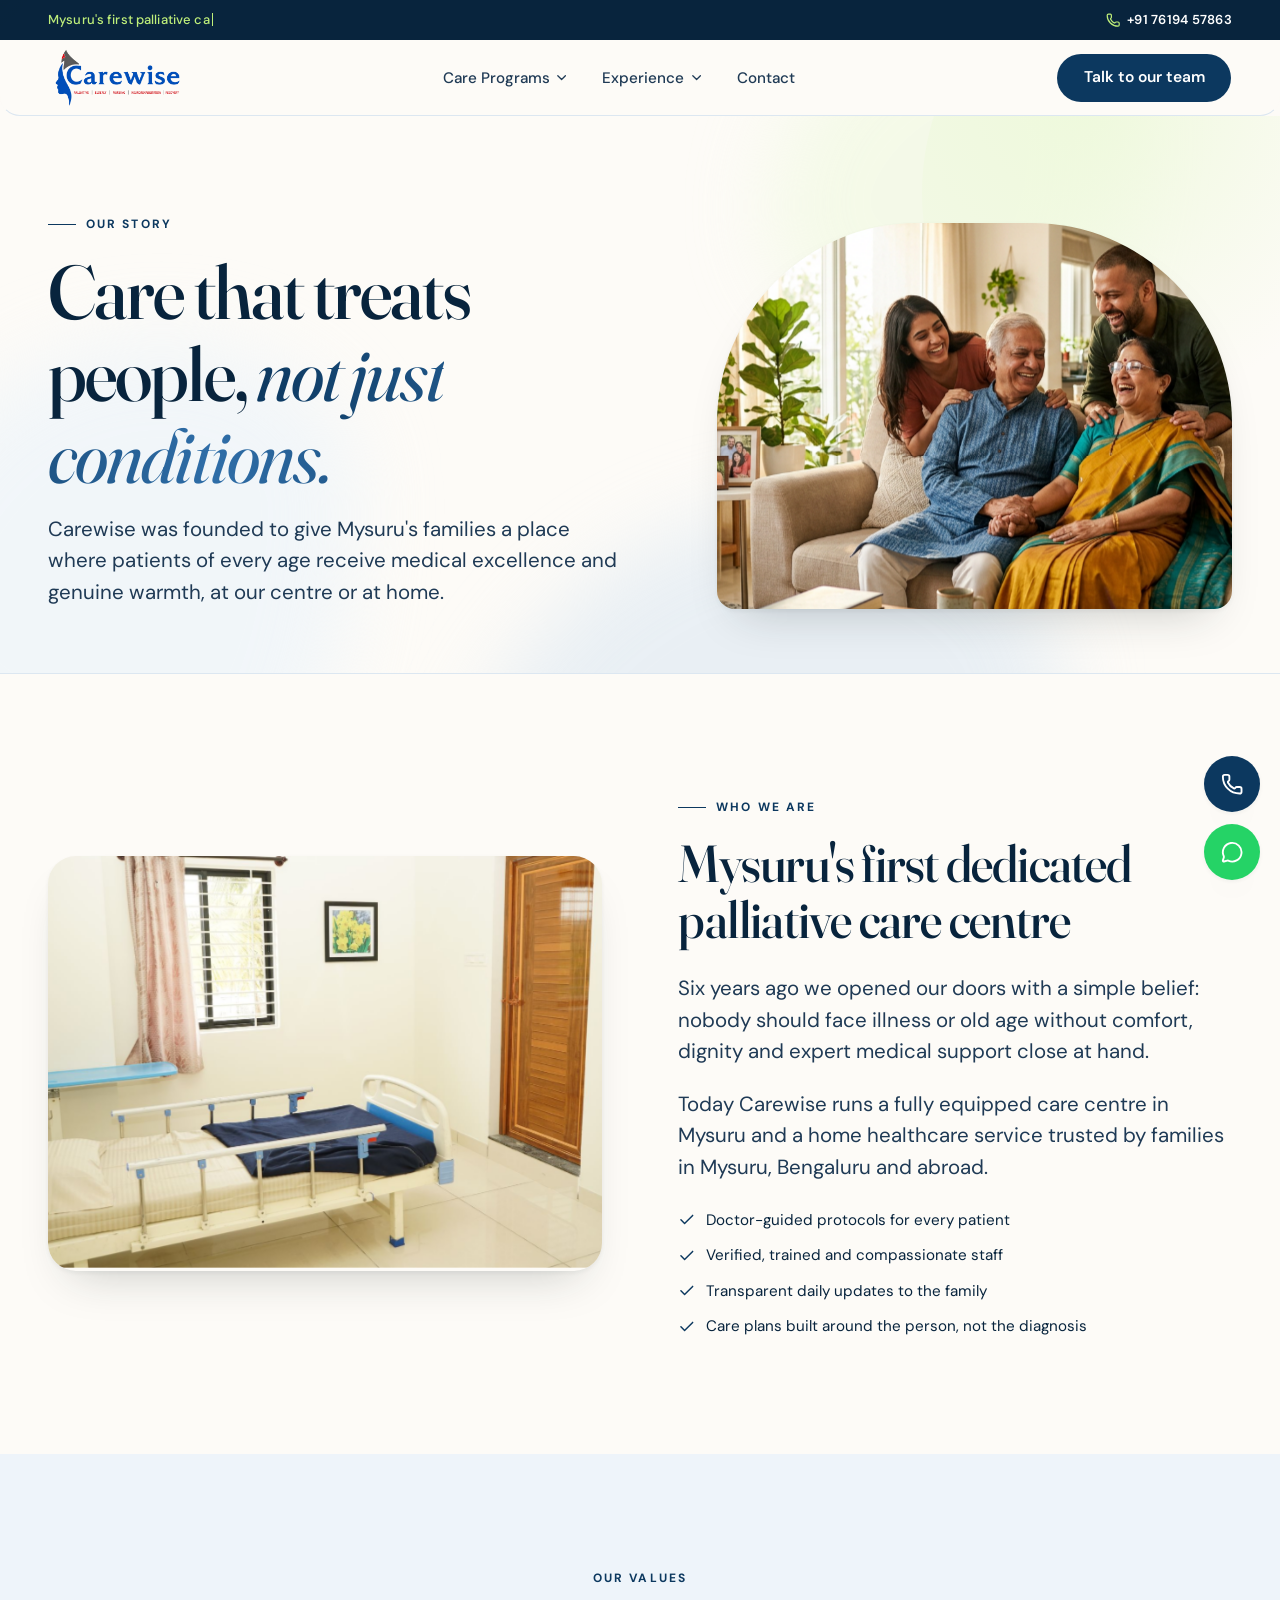
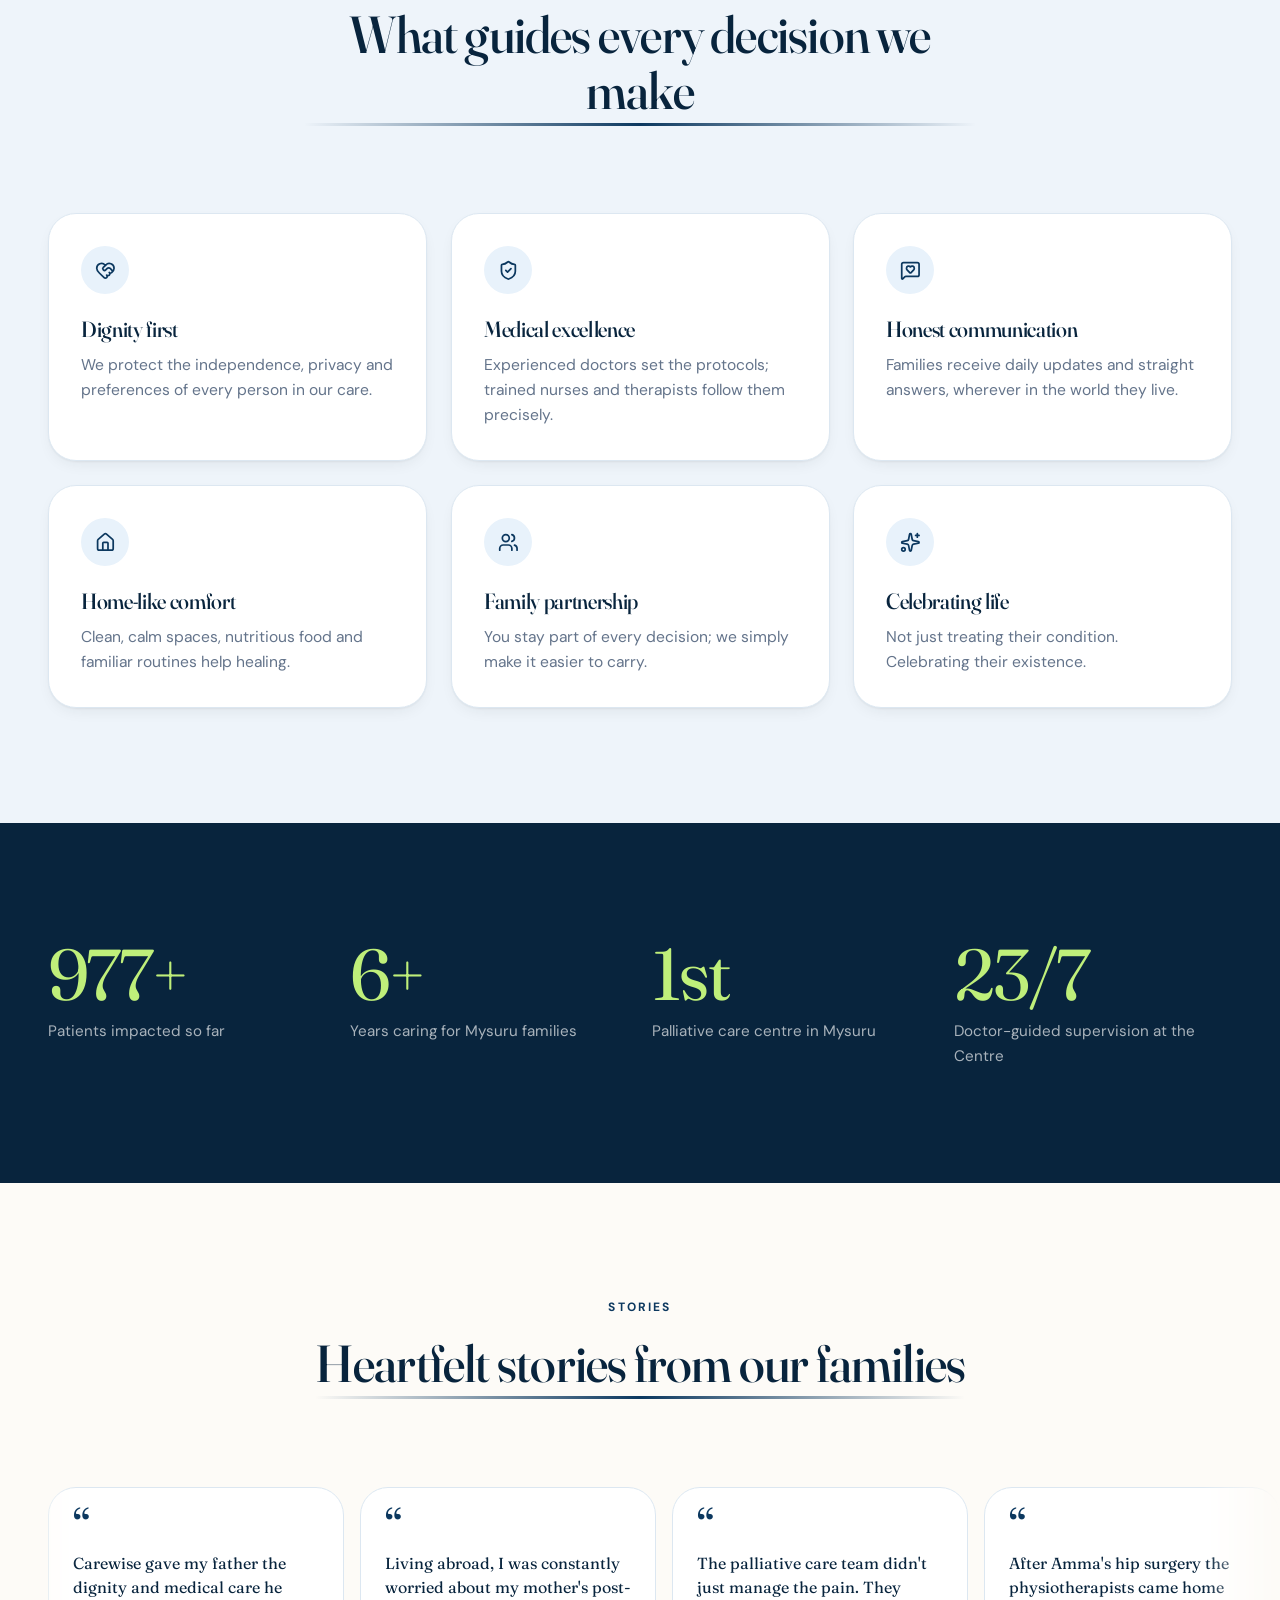
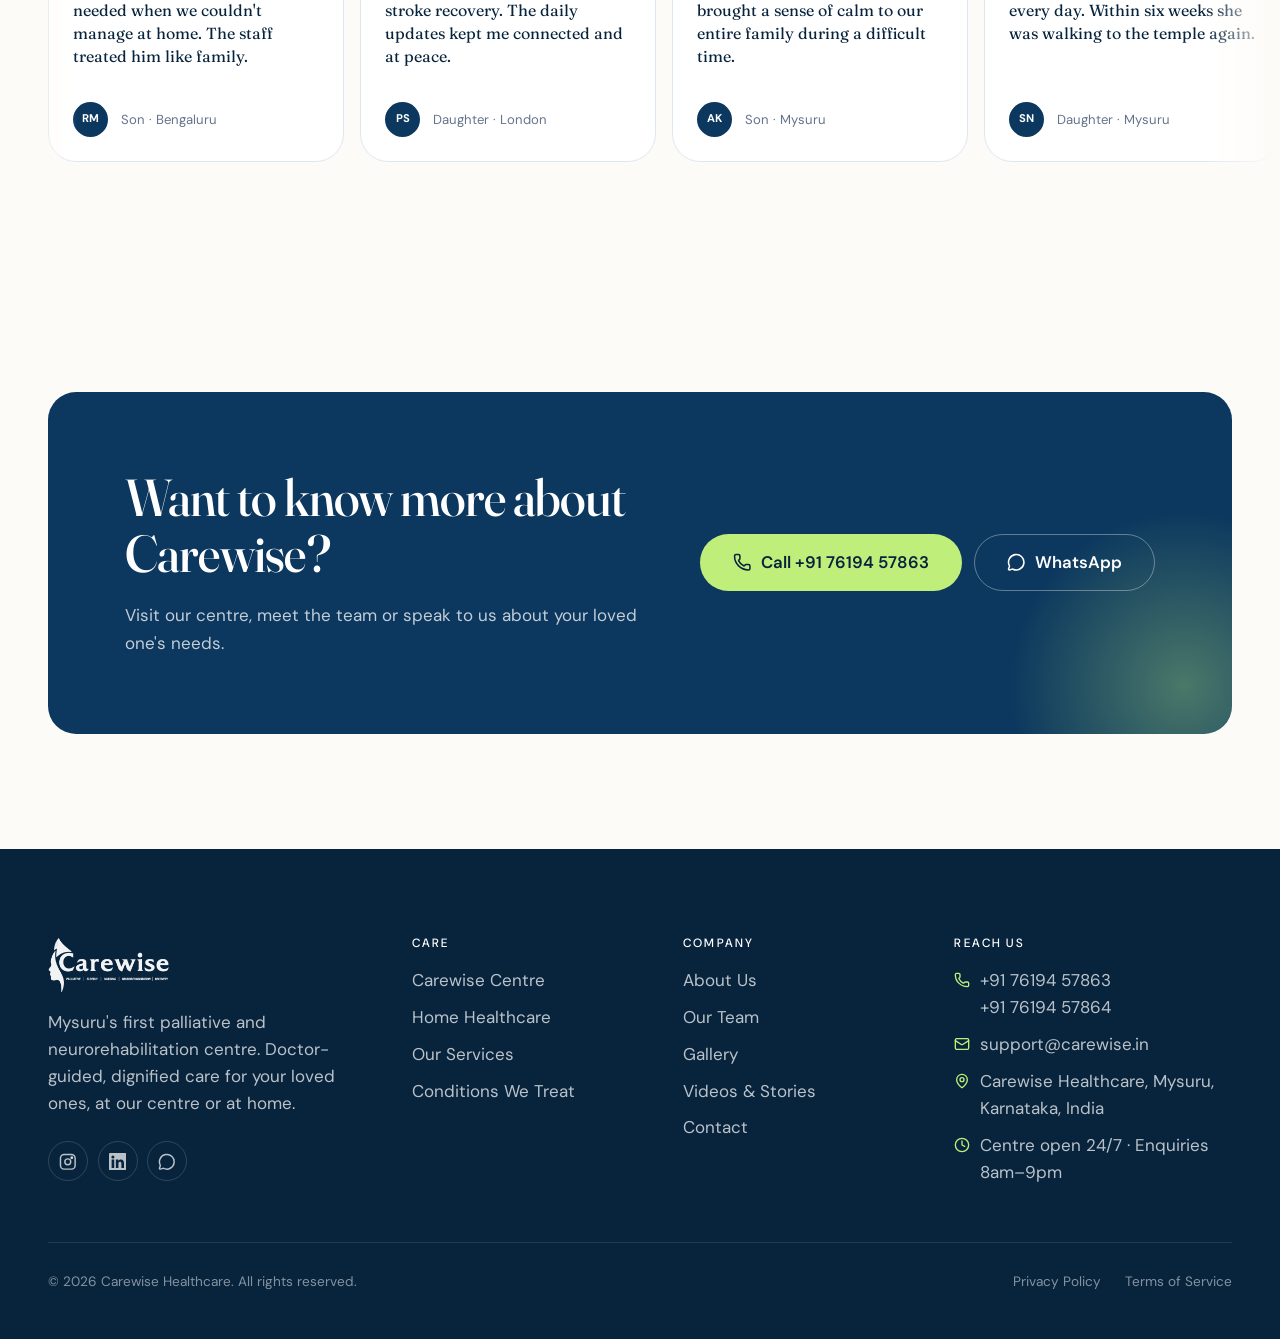
<file: about.html>
<!DOCTYPE html>
<html lang="en-IN">
  <head>
    <meta charset="utf-8" />
    <meta name="viewport" content="width=device-width, initial-scale=1" />
    <title>About Carewise | Mysuru's First Palliative &amp; Neurorehabilitation Centre</title>
    <meta name="description" content="The story, values and team behind Carewise Centre, Mysuru: 6+ years of doctor-guided neurorehabilitation, palliative and elderly care for 1000+ patients." />
    <link rel="canonical" href="https://carewisemysuru.com/about" />
    <meta name="robots" content="index, follow, max-image-preview:large, max-snippet:-1, max-video-preview:-1" />
    <meta name="theme-color" content="#0c385f" />
    <meta name="geo.region" content="IN-KA" />
    <meta name="geo.placename" content="Mysuru, Karnataka" />
    <meta property="og:type" content="website" />
    <meta property="og:site_name" content="Carewise Healthcare" />
    <meta property="og:locale" content="en_IN" />
    <meta property="og:title" content="About Carewise | Mysuru's First Palliative & Neurorehabilitation Centre" />
    <meta property="og:description" content="The story, values and team behind Carewise Centre, Mysuru: 6+ years of doctor-guided neurorehabilitation, palliative and elderly care for 1000+ patients." />
    <meta property="og:url" content="https://carewisemysuru.com/about" />
    <meta property="og:image" content="https://carewisemysuru.com/assets/img/og-image.jpg" />
    <meta property="og:image:width" content="1200" />
    <meta property="og:image:height" content="630" />
    <meta property="og:image:alt" content="Carewise Centre, Mysuru: neurorehabilitation, palliative and elderly care" />
    <meta name="twitter:card" content="summary_large_image" />
    <meta name="twitter:title" content="About Carewise | Mysuru's First Palliative & Neurorehabilitation Centre" />
    <meta name="twitter:description" content="The story, values and team behind Carewise Centre, Mysuru: 6+ years of doctor-guided neurorehabilitation, palliative and elderly care for 1000+ patients." />
    <meta name="twitter:image" content="https://carewisemysuru.com/assets/img/og-image.jpg" />
    <link rel="icon" href="favicon.png" type="image/png" sizes="64x64" />
    <link rel="icon" href="assets/img/icon-192.png" type="image/png" sizes="192x192" />
    <link rel="apple-touch-icon" href="assets/img/apple-touch-icon.png" />
    <link rel="manifest" href="site.webmanifest" />
    <link rel="preload" href="assets/fonts/fraunces.woff2" as="font" type="font/woff2" crossorigin />
    <link rel="preload" href="assets/fonts/dm-sans.woff2" as="font" type="font/woff2" crossorigin />
    <link rel="stylesheet" href="assets/css/site.css?v=1794855838" />
    <link rel="stylesheet" href="assets/css/motion.css?v=1794855838" />
    <script>document.documentElement.classList.add("js");</script>
    <script type="application/ld+json">{"@context":"https://schema.org","@type":["MedicalClinic","LocalBusiness"],"@id":"https://carewisemysuru.com/#organization","name":"Carewise Centre","alternateName":"Carewise Healthcare","url":"https://carewisemysuru.com/","logo":"https://carewisemysuru.com/assets/img/logo.png","image":"https://carewisemysuru.com/assets/img/og-image.jpg","description":"Mysuru's first palliative care centre and a dedicated neurorehabilitation centre: stroke and brain or spinal injury recovery, post-surgical rehabilitation, palliative, end-of-life and elderly care with 24/7 nursing and daily doctor rounds. Home healthcare across Mysuru.","slogan":"Not just treating their condition. Celebrating their existence.","telephone":"+917619457863","email":"support@carewise.in","address":{"@type":"PostalAddress","addressLocality":"Mysuru","addressRegion":"Karnataka","addressCountry":"IN"},"areaServed":[{"@type":"City","name":"Mysuru"},{"@type":"City","name":"Bengaluru"},{"@type":"State","name":"Karnataka"}],"openingHoursSpecification":[{"@type":"OpeningHoursSpecification","dayOfWeek":["Monday","Tuesday","Wednesday","Thursday","Friday","Saturday","Sunday"],"opens":"00:00","closes":"23:59"}],"medicalSpecialty":["PhysicalMedicineAndRehabilitation","Geriatric","Neurology","PalliativeMedicine"],"availableService":[{"@type":"MedicalTherapy","name":"Neurorehabilitation","description":"Stroke, brain and spinal cord injury recovery with physiotherapy, speech and cognitive therapy."},{"@type":"MedicalTherapy","name":"Palliative care","description":"Doctor-led pain and symptom relief with 24/7 nursing."},{"@type":"MedicalTherapy","name":"Elderly care","description":"Daily living support, medication, nutrition and companionship."},{"@type":"MedicalTherapy","name":"Post-surgical rehabilitation","description":"Supervised recovery, wound care and physiotherapy after surgery."},{"@type":"MedicalTherapy","name":"Home healthcare","description":"Doctor visits, nursing, physiotherapy and lab tests at home in Mysuru."}],"sameAs":["https://www.instagram.com/carewise_mysuru/"],"foundingDate":"2020","priceRange":"₹₹"}</script>
    <script type="application/ld+json">{"@context":"https://schema.org","@type":"WebSite","@id":"https://carewisemysuru.com/#website","url":"https://carewisemysuru.com/","name":"Carewise Centre","publisher":{"@id":"https://carewisemysuru.com/#organization"},"inLanguage":"en-IN"}</script>
    <script type="application/ld+json">{"@context":"https://schema.org","@type":"WebPage","url":"https://carewisemysuru.com/about","name":"About Carewise | Mysuru's First Palliative & Neurorehabilitation Centre","description":"The story, values and team behind Carewise Centre, Mysuru: 6+ years of doctor-guided neurorehabilitation, palliative and elderly care for 1000+ patients.","isPartOf":{"@id":"https://carewisemysuru.com/#website"},"about":{"@id":"https://carewisemysuru.com/#organization"},"inLanguage":"en-IN"}</script>
    <script type="application/ld+json">{"@context":"https://schema.org","@type":"BreadcrumbList","itemListElement":[{"@type":"ListItem","position":1,"name":"Home","item":"https://carewisemysuru.com/"},{"@type":"ListItem","position":2,"name":"About Carewise","item":"https://carewisemysuru.com/about"}]}</script>
  </head>
  <body>
    <div class="topbar">
      <div class="wrap">
        <span class="topbar-note" data-type='["Mysuru&#39;s first palliative care centre","Trusted by families for 6+ years","Doctor-guided care, 24 hours a day","Care at our centre or in your home"]'><span class="type-text">Mysuru's first palliative care centre · Trusted by families for 6+ years</span><span class="type-caret" aria-hidden="true"></span></span>
        <a href="tel:+917619457863"><i data-lucide="phone"></i> +91 76194 57863</a>
      </div>
    </div>
    <header class="header">
      <div class="wrap">
        <a class="brand" href="index.html" aria-label="Carewise home">
          <img src="assets/img/logo.png" alt="Carewise" width="916" height="420" />
        </a>
        <nav aria-label="Main">
          <ul class="nav">
            <li>
              <button type="button" aria-haspopup="true">Care Programs <i data-lucide="chevron-down"></i></button>
              <ul class="menu"><li><a href="centre.html">Carewise Centre<small>24/7 care in private & general rooms</small></a></li><li><a href="home-care.html">Home Healthcare<small>Nurses, doctors & therapy at home</small></a></li><li><a href="services.html">Our Services<small>Everything we treat and offer</small></a></li></ul>
            </li>
            <li>
              <button type="button" aria-haspopup="true">Experience <i data-lucide="chevron-down"></i></button>
              <ul class="menu"><li><a href="about.html" aria-current="page">About Us<small>Our story and values</small></a></li><li><a href="team.html">Our Team<small>Doctor-led, verified staff</small></a></li><li><a href="gallery.html">Facility Gallery<small>Inside the centre</small></a></li><li><a href="videos.html">Videos & Stories<small>Hear from families</small></a></li></ul>
            </li><li><a href="contact.html">Contact</a></li>
          </ul>
        </nav>
        <a class="btn btn-dark header-cta" href="contact.html">Talk to our team</a>
        <button class="nav-toggle" type="button" aria-label="Menu" aria-expanded="false" aria-controls="drawer">
          <i data-lucide="menu" class="icon-menu"></i><i data-lucide="x" class="icon-close"></i>
        </button>
      </div>
    </header>
    <div class="drawer" id="drawer"><div class="drawer-inner"><div class="drawer-group"><h4>Care Programs</h4><a href="centre.html">Carewise Centre</a><a href="home-care.html">Home Healthcare</a><a href="services.html">Our Services</a></div><div class="drawer-group"><h4>Experience</h4><a href="about.html" aria-current="page">About Us</a><a href="team.html">Our Team</a><a href="gallery.html">Facility Gallery</a><a href="videos.html">Videos & Stories</a></div><div class="drawer-group"><h4>Get in touch</h4><a href="contact.html">Contact</a></div><a class="btn btn-primary btn-lg" href="tel:+917619457863"><i data-lucide="phone"></i> Call +91 76194 57863</a></div></div>
    <main>
      <section class="page-hero">
        <div class="wrap">
          <div class="reveal">
            <span class="eyebrow">Our story</span>
            <h1>Care that treats people, <span class='serif-italic'>not just conditions.</span></h1>
            <p class="lead">Carewise was founded to give Mysuru's families a place where patients of every age receive medical excellence and genuine warmth, at our centre or at home.</p>
          </div>
          <div class="reveal"><img src="assets/img/elderly-couple-family.png" alt="Elderly couple with their adult children" loading="eager" /></div>
        </div>
      </section>
      <section class="section ">
        <div class="wrap">
          <div class="split">
            <div class="reveal"><img src="assets/img/facility/facility-03.jpg" alt="Private room at Carewise Centre, Mysuru" loading="lazy" /></div>
            <div class="reveal">
              <span class="eyebrow">Who we are</span>
              <h2>Mysuru's first dedicated palliative care centre</h2>
              <div class="lead stack"><p>Six years ago we opened our doors with a simple belief: nobody should face illness or old age without comfort, dignity and expert medical support close at hand.</p><p>Today Carewise runs a fully equipped care centre in Mysuru and a home healthcare service trusted by families in Mysuru, Bengaluru and abroad.</p></div>
              <ul class="check-list"><li><i data-lucide="check"></i><span>Doctor-guided protocols for every patient</span></li><li><i data-lucide="check"></i><span>Verified, trained and compassionate staff</span></li><li><i data-lucide="check"></i><span>Transparent daily updates to the family</span></li><li><i data-lucide="check"></i><span>Care plans built around the person, not the diagnosis</span></li></ul>
            </div>
          </div>
        </div>
      </section>
      <section class="section bg-sand">
        <div class="wrap">
          <div class="section-head center reveal">
            <span class="eyebrow">Our values</span>
            <h2 class="measure">What guides every decision we make</h2>
            
          </div><div class="grid grid-3">
            <article class="card reveal">
              <span class="ico-ring"><i data-lucide="heart-handshake"></i></span>
              <h3>Dignity first</h3>
              <p>We protect the independence, privacy and preferences of every person in our care.</p>
            </article>
            <article class="card reveal">
              <span class="ico-ring"><i data-lucide="shield-check"></i></span>
              <h3>Medical excellence</h3>
              <p>Experienced doctors set the protocols; trained nurses and therapists follow them precisely.</p>
            </article>
            <article class="card reveal">
              <span class="ico-ring"><i data-lucide="message-square-heart"></i></span>
              <h3>Honest communication</h3>
              <p>Families receive daily updates and straight answers, wherever in the world they live.</p>
            </article>
            <article class="card reveal">
              <span class="ico-ring"><i data-lucide="home"></i></span>
              <h3>Home-like comfort</h3>
              <p>Clean, calm spaces, nutritious food and familiar routines help healing.</p>
            </article>
            <article class="card reveal">
              <span class="ico-ring"><i data-lucide="users"></i></span>
              <h3>Family partnership</h3>
              <p>You stay part of every decision; we simply make it easier to carry.</p>
            </article>
            <article class="card reveal">
              <span class="ico-ring"><i data-lucide="sparkles"></i></span>
              <h3>Celebrating life</h3>
              <p>Not just treating their condition. Celebrating their existence.</p>
            </article></div>
        </div>
      </section>
      <section class="section bg-ink">
        <div class="wrap"><div class="stats"><div class="stat reveal"><b>1000+</b><span>Patients impacted so far</span></div><div class="stat reveal"><b>6+</b><span>Years caring for Mysuru families</span></div><div class="stat reveal"><b>1st</b><span>Palliative care centre in Mysuru</span></div><div class="stat reveal"><b>24/7</b><span>Doctor-guided supervision at the Centre</span></div></div>
        </div>
      </section>
      <section class="section ">
        <div class="wrap">
          <div class="section-head center reveal">
            <span class="eyebrow">Stories</span>
            <h2 class="measure">Heartfelt stories from our families</h2>
            
          </div>
          <div class="marquee marquee--slow reveal" aria-label="Family stories">
            <div class="marquee-track">
            <figure class="quote-card">
              <div class="mark">&ldquo;</div>
              <p>Carewise gave my father the dignity and medical care he needed when we couldn't manage at home. The staff treated him like family.</p>
              <footer><span>RM</span><span>Son · Bengaluru</span></footer>
            </figure>
            <figure class="quote-card">
              <div class="mark">&ldquo;</div>
              <p>Living abroad, I was constantly worried about my mother's post-stroke recovery. The daily updates kept me connected and at peace.</p>
              <footer><span>PS</span><span>Daughter · London</span></footer>
            </figure>
            <figure class="quote-card">
              <div class="mark">&ldquo;</div>
              <p>The palliative care team didn't just manage the pain. They brought a sense of calm to our entire family during a difficult time.</p>
              <footer><span>AK</span><span>Son · Mysuru</span></footer>
            </figure>
            <figure class="quote-card">
              <div class="mark">&ldquo;</div>
              <p>After Amma's hip surgery the physiotherapists came home every day. Within six weeks she was walking to the temple again.</p>
              <footer><span>SN</span><span>Daughter · Mysuru</span></footer>
            </figure>
            <figure class="quote-card">
              <div class="mark">&ldquo;</div>
              <p>I could speak to the doctor on a video call every week. For a family living abroad, that kind of access means everything.</p>
              <footer><span>VR</span><span>Son · Dubai</span></footer>
            </figure>
            <figure class="quote-card">
              <div class="mark">&ldquo;</div>
              <p>My husband was on BiPAP support for months. The nurses were patient, skilled and always explained what they were doing.</p>
              <footer><span>LK</span><span>Wife · Mysuru</span></footer>
            </figure>
            <figure class="quote-card">
              <div class="mark">&ldquo;</div>
              <p>The private room felt like home, not a hospital. Appa had his own routine, his favourite food and people who knew his name.</p>
              <footer><span>DG</span><span>Daughter · Bengaluru</span></footer>
            </figure>
            <figure class="quote-card">
              <div class="mark">&ldquo;</div>
              <p>Dementia care is hard to find done well. Carewise kept my grandmother safe and calm, and kept us informed every single day.</p>
              <footer><span>MH</span><span>Grandson · Chennai</span></footer>
            </figure>
            <figure class="quote-card">
              <div class="mark">&ldquo;</div>
              <p>Carewise gave my father the dignity and medical care he needed when we couldn't manage at home. The staff treated him like family.</p>
              <footer><span>RM</span><span>Son · Bengaluru</span></footer>
            </figure>
            <figure class="quote-card">
              <div class="mark">&ldquo;</div>
              <p>Living abroad, I was constantly worried about my mother's post-stroke recovery. The daily updates kept me connected and at peace.</p>
              <footer><span>PS</span><span>Daughter · London</span></footer>
            </figure>
            <figure class="quote-card">
              <div class="mark">&ldquo;</div>
              <p>The palliative care team didn't just manage the pain. They brought a sense of calm to our entire family during a difficult time.</p>
              <footer><span>AK</span><span>Son · Mysuru</span></footer>
            </figure>
            <figure class="quote-card">
              <div class="mark">&ldquo;</div>
              <p>After Amma's hip surgery the physiotherapists came home every day. Within six weeks she was walking to the temple again.</p>
              <footer><span>SN</span><span>Daughter · Mysuru</span></footer>
            </figure>
            <figure class="quote-card">
              <div class="mark">&ldquo;</div>
              <p>I could speak to the doctor on a video call every week. For a family living abroad, that kind of access means everything.</p>
              <footer><span>VR</span><span>Son · Dubai</span></footer>
            </figure>
            <figure class="quote-card">
              <div class="mark">&ldquo;</div>
              <p>My husband was on BiPAP support for months. The nurses were patient, skilled and always explained what they were doing.</p>
              <footer><span>LK</span><span>Wife · Mysuru</span></footer>
            </figure>
            <figure class="quote-card">
              <div class="mark">&ldquo;</div>
              <p>The private room felt like home, not a hospital. Appa had his own routine, his favourite food and people who knew his name.</p>
              <footer><span>DG</span><span>Daughter · Bengaluru</span></footer>
            </figure>
            <figure class="quote-card">
              <div class="mark">&ldquo;</div>
              <p>Dementia care is hard to find done well. Carewise kept my grandmother safe and calm, and kept us informed every single day.</p>
              <footer><span>MH</span><span>Grandson · Chennai</span></footer>
            </figure></div>
          </div>
        </div>
      </section>
      <section class="section ">
        <div class="wrap">
          <div class="cta reveal">
            <div><h2>Want to know more about Carewise?</h2><p>Visit our centre, meet the team or speak to us about your loved one's needs.</p></div>
            <div class="cta-actions">
              <a class="btn btn-primary btn-lg" href="tel:+917619457863"><i data-lucide="phone"></i> Call +91 76194 57863</a>
              <a class="btn btn-ghost-light btn-lg" href="https://wa.me/917619457863"><i data-lucide="message-circle"></i> WhatsApp</a>
            </div>
          </div>
        </div>
      </section>
    </main>
    <footer class="footer">
      <div class="wrap">
        <div class="footer-grid">
          <div>
            <a class="brand" href="index.html" aria-label="Carewise home">
          <img src="assets/img/logo-white.png" alt="Carewise" width="916" height="420" />
        </a>
            <p>Mysuru's first palliative and neurorehabilitation centre. Doctor-guided, dignified care for your loved ones, at our centre or at home.</p>
            <div class="social">
              <a href="https://www.instagram.com/carewise_mysuru/" aria-label="Instagram"><svg viewBox="0 0 24 24" fill="none" stroke="currentColor" stroke-width="2" stroke-linecap="round" stroke-linejoin="round"><rect x="2" y="2" width="20" height="20" rx="5"/><circle cx="12" cy="12" r="4"/><circle cx="17.5" cy="6.5" r="1" fill="currentColor"/></svg></a>
              <a href="https://linkedin.com/company/carewise" aria-label="LinkedIn"><svg viewBox="0 0 24 24" fill="currentColor"><path d="M20.45 20.45h-3.56v-5.57c0-1.33-.03-3.04-1.85-3.04-1.85 0-2.14 1.45-2.14 2.94v5.67H9.35V9h3.41v1.56h.05c.48-.9 1.64-1.85 3.37-1.85 3.6 0 4.27 2.37 4.27 5.46v6.28zM5.34 7.43a2.06 2.06 0 1 1 0-4.13 2.06 2.06 0 0 1 0 4.13zM7.12 20.45H3.56V9h3.56v11.45zM22.22 0H1.77C.79 0 0 .77 0 1.73v20.54C0 23.23.79 24 1.77 24h20.45c.98 0 1.78-.77 1.78-1.73V1.73C24 .77 23.2 0 22.22 0z"/></svg></a>
              <a href="https://wa.me/917619457863" aria-label="WhatsApp"><i data-lucide="message-circle"></i></a>
            </div>
          </div>
          <div>
            <h4>Care</h4>
            <ul>
              <li><a href="centre.html">Carewise Centre</a></li>
              <li><a href="home-care.html">Home Healthcare</a></li>
              <li><a href="services.html">Our Services</a></li>
              <li><a href="services.html#conditions">Conditions We Treat</a></li>
            </ul>
          </div>
          <div>
            <h4>Company</h4>
            <ul>
              <li><a href="about.html">About Us</a></li>
              <li><a href="team.html">Our Team</a></li>
              <li><a href="gallery.html">Gallery</a></li>
              <li><a href="videos.html">Videos &amp; Stories</a></li>
              <li><a href="contact.html">Contact</a></li>
            </ul>
          </div>
          <div>
            <h4>Reach us</h4>
            <ul class="footer-contact">
              <li><i data-lucide="phone"></i><span><a href="tel:+917619457863">+91 76194 57863</a><br /><a href="tel:+917619457864">+91 76194 57864</a></span></li>
              <li><i data-lucide="mail"></i><a href="mailto:support@carewise.in">support@carewise.in</a></li>
              <li><i data-lucide="map-pin"></i><span>Carewise Healthcare, Mysuru, Karnataka, India</span></li>
              <li><i data-lucide="clock"></i><span>Centre open 24/7 · Enquiries 8am–9pm</span></li>
            </ul>
          </div>
        </div>
        <div class="footer-bottom">
          <p>© 2026 Carewise Healthcare. All rights reserved.</p>
          <nav aria-label="Legal">
            <a href="privacy-policy.html">Privacy Policy</a>
            <a href="terms-of-service.html">Terms of Service</a>
          </nav>
        </div>
      </div>
    </footer>
    
    <div class="vt-lightbox" id="vt-lightbox" hidden aria-modal="true" role="dialog" aria-label="Video testimonial">
      <button class="vt-lb-close" type="button" aria-label="Close"><i data-lucide="x"></i></button>
      <button class="vt-lb-nav vt-lb-prev" type="button" aria-label="Previous video"><i data-lucide="chevron-left"></i></button>
      <div class="vt-lb-frame">
        <video class="vt-lb-video" playsinline controls preload="metadata"></video>
        <div class="vt-lb-caption"><strong></strong><span></span></div>
      </div>
      <button class="vt-lb-nav vt-lb-next" type="button" aria-label="Next video"><i data-lucide="chevron-right"></i></button>
    </div>
    
    <div class="vt-lightbox img-lightbox" id="img-lightbox" hidden aria-modal="true" role="dialog" aria-label="Photo">
      <button class="vt-lb-close" type="button" aria-label="Close"><i data-lucide="x"></i></button>
      <button class="vt-lb-nav vt-lb-prev" type="button" aria-label="Previous photo"><i data-lucide="chevron-left"></i></button>
      <figure class="img-lb-frame">
        <img class="img-lb-img" alt="" />
        <figcaption class="img-lb-caption"></figcaption>
      </figure>
      <button class="vt-lb-nav vt-lb-next" type="button" aria-label="Next photo"><i data-lucide="chevron-right"></i></button>
    </div>
    <div class="sticky-bar">
      <a class="btn btn-dark" href="tel:+917619457863" aria-label="Call +91 76194 57863"><i data-lucide="phone"></i><span>Call +91 76194 57863</span></a>
      <a class="btn btn-wa" href="https://wa.me/917619457863" aria-label="Chat on WhatsApp"><i data-lucide="message-circle"></i><span>Chat on WhatsApp</span></a>
    </div>
    <script src="assets/js/lucide.min.js?v=1794855838"></script>
    <script src="assets/js/site.js?v=1794855838"></script>
    <script src="assets/js/motion.js?v=1794855838"></script>
  </body>
</html>
</file>
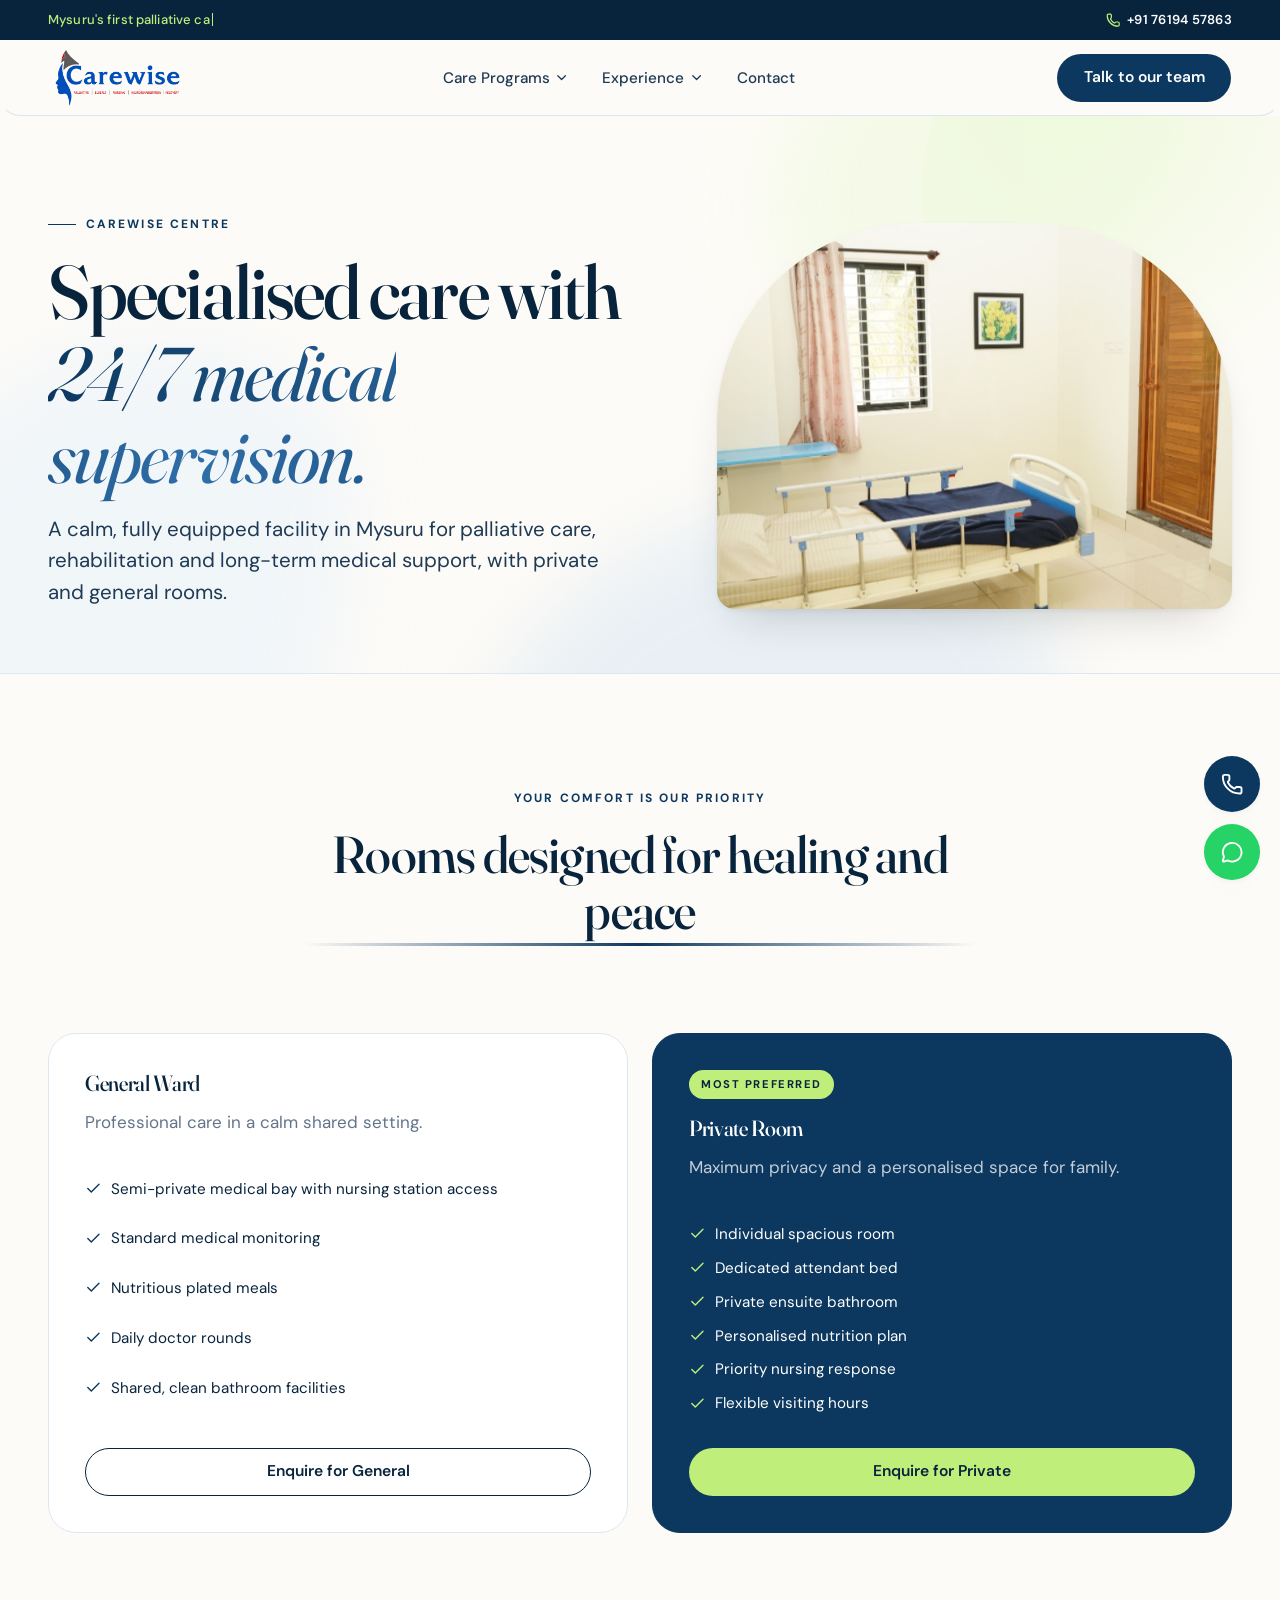
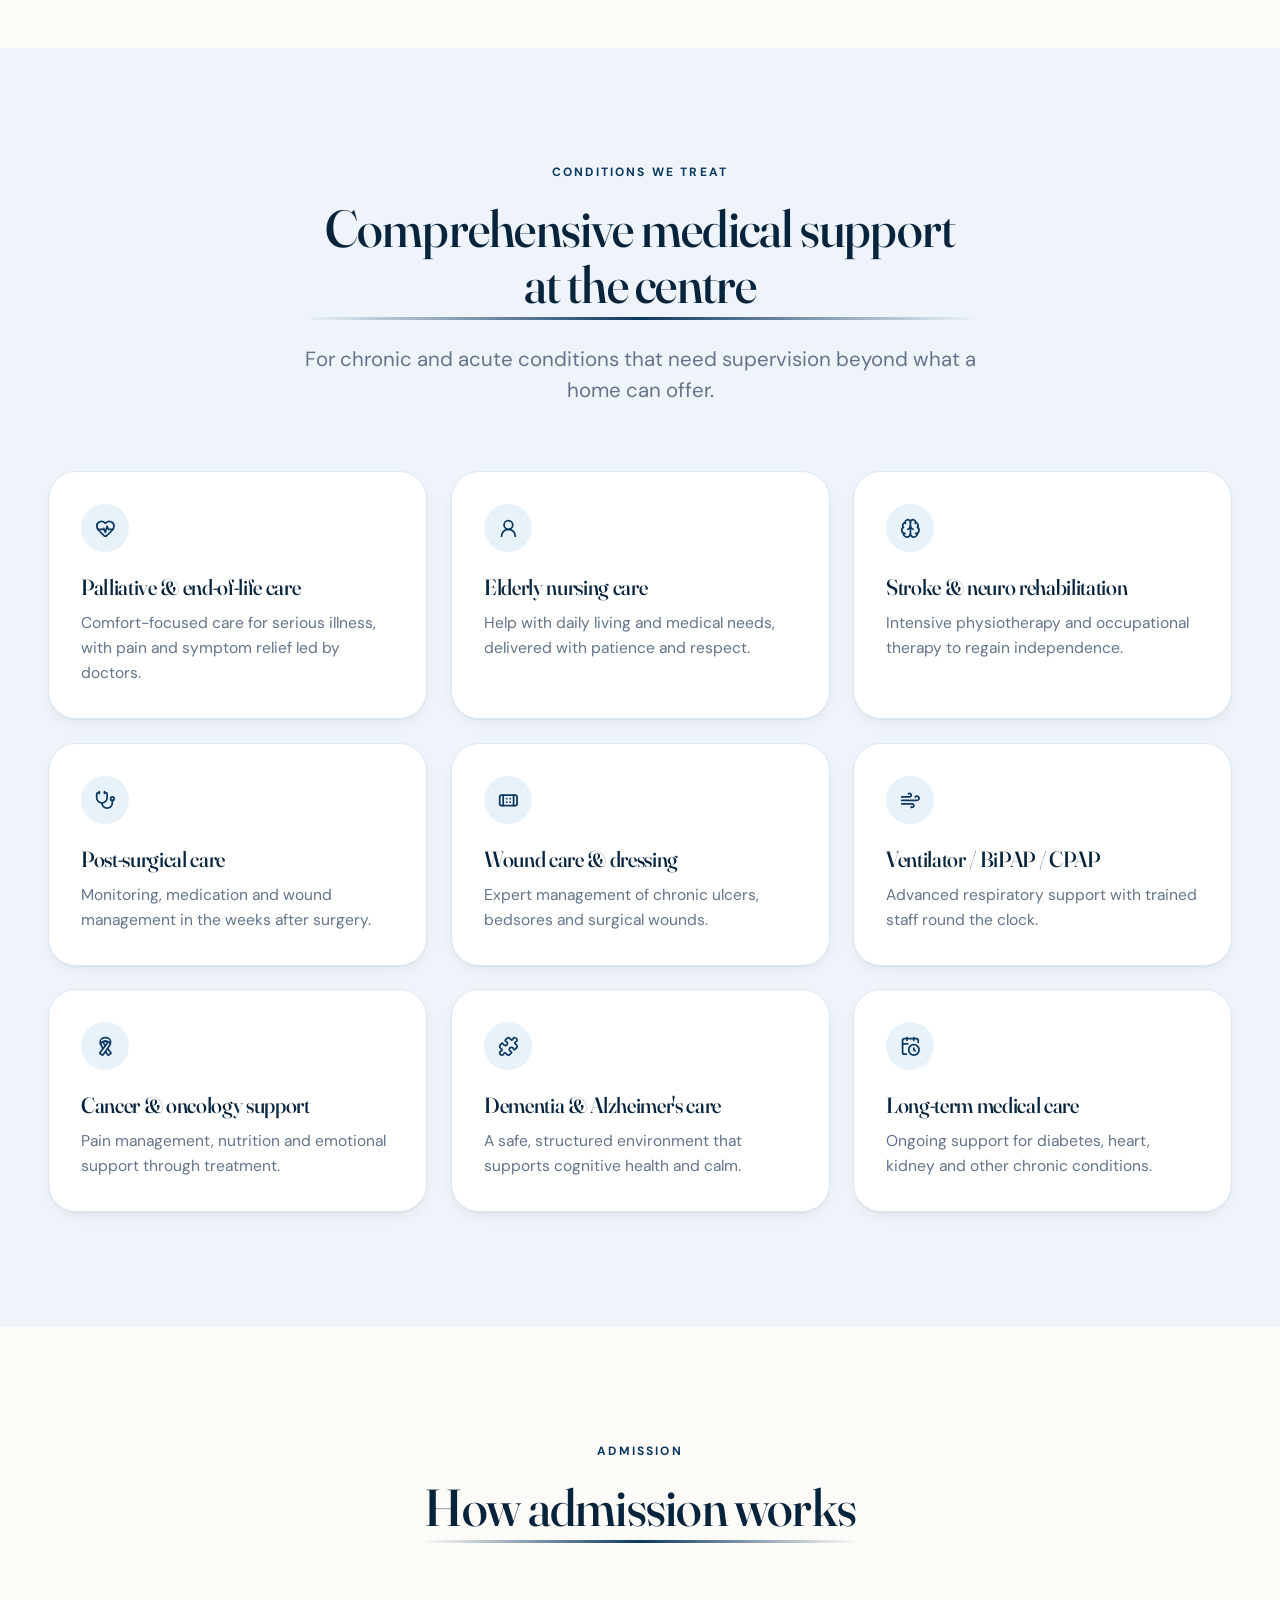
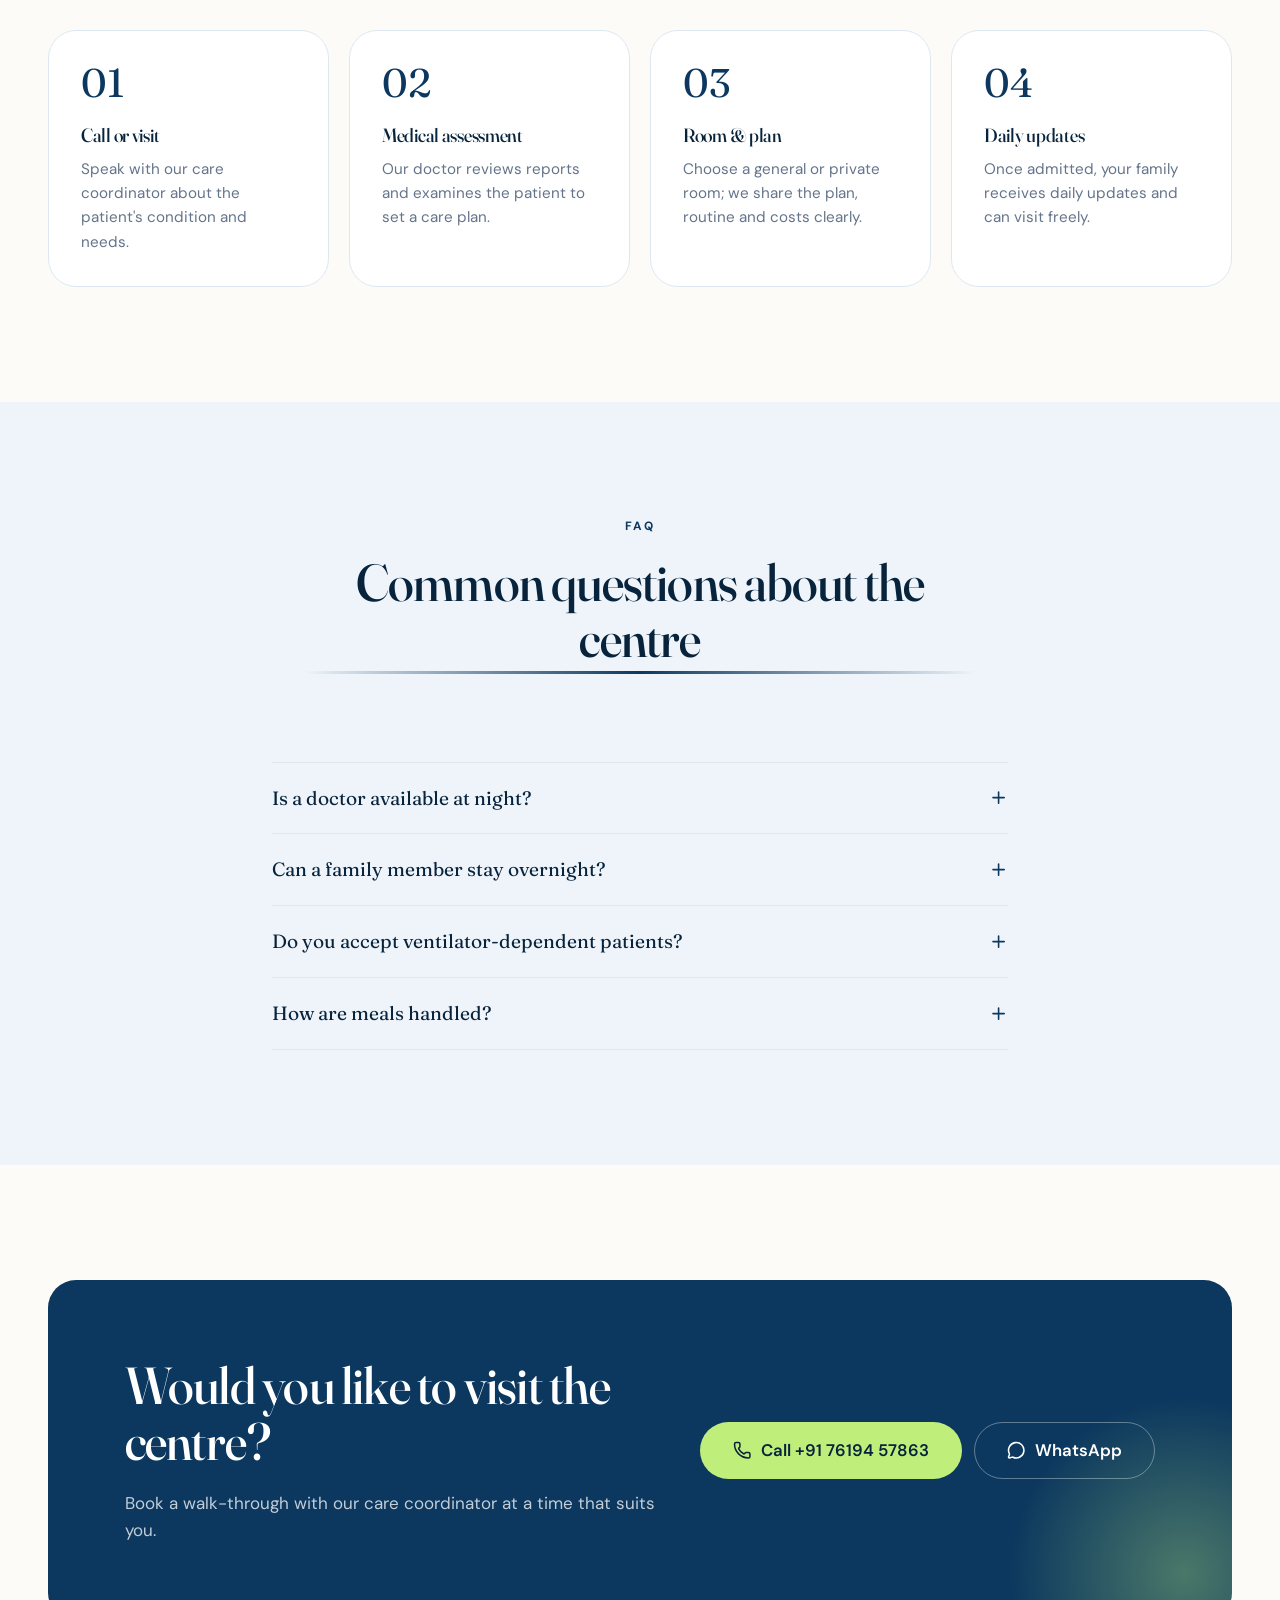
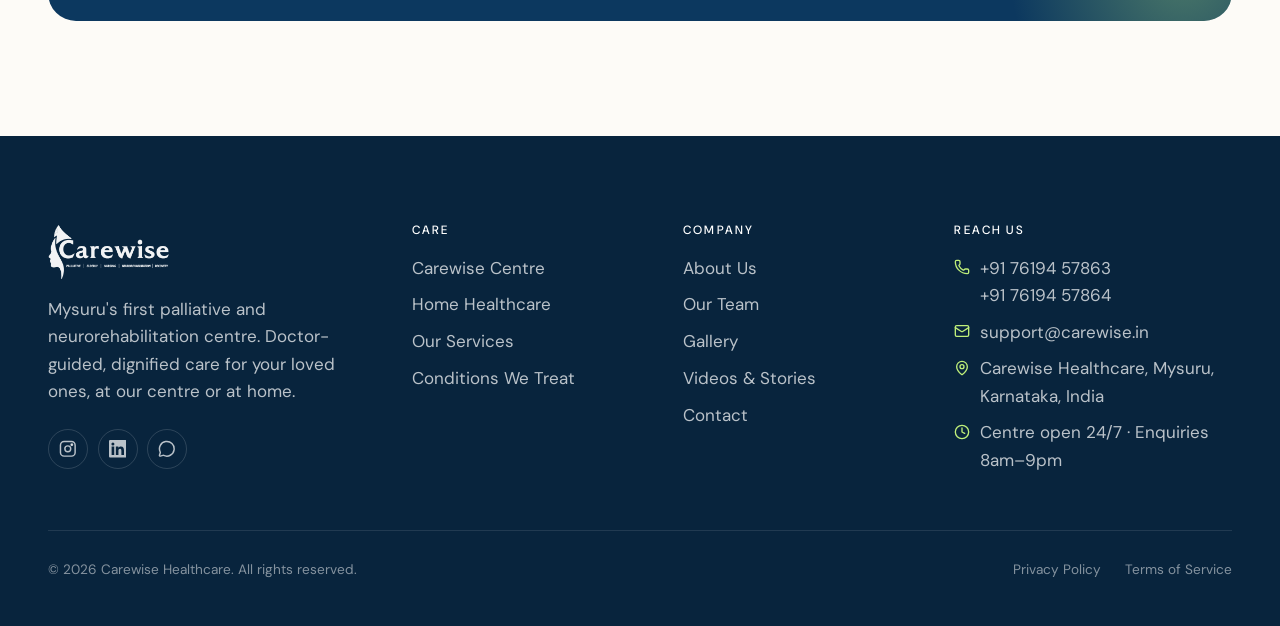
<file: centre.html>
<!DOCTYPE html>
<html lang="en-IN">
  <head>
    <meta charset="utf-8" />
    <meta name="viewport" content="width=device-width, initial-scale=1" />
    <title>Carewise Centre | Neuro Rehab &amp; Palliative Care Centre in Mysuru</title>
    <meta name="description" content="Private and general rooms with 24/7 nursing, daily doctor rounds, in-house physiotherapy, ventilator and BiPAP support, palliative and long-term care at Carewise Centre, Mysuru." />
    <link rel="canonical" href="https://carewisemysuru.com/centre" />
    <meta name="robots" content="index, follow, max-image-preview:large, max-snippet:-1, max-video-preview:-1" />
    <meta name="theme-color" content="#0c385f" />
    <meta name="geo.region" content="IN-KA" />
    <meta name="geo.placename" content="Mysuru, Karnataka" />
    <meta property="og:type" content="website" />
    <meta property="og:site_name" content="Carewise Healthcare" />
    <meta property="og:locale" content="en_IN" />
    <meta property="og:title" content="Carewise Centre | Neuro Rehab & Palliative Care Centre in Mysuru" />
    <meta property="og:description" content="Private and general rooms with 24/7 nursing, daily doctor rounds, in-house physiotherapy, ventilator and BiPAP support, palliative and long-term care at Carewise Centre, Mysuru." />
    <meta property="og:url" content="https://carewisemysuru.com/centre" />
    <meta property="og:image" content="https://carewisemysuru.com/assets/img/og-image.jpg" />
    <meta property="og:image:width" content="1200" />
    <meta property="og:image:height" content="630" />
    <meta property="og:image:alt" content="Carewise Centre, Mysuru: neurorehabilitation, palliative and elderly care" />
    <meta name="twitter:card" content="summary_large_image" />
    <meta name="twitter:title" content="Carewise Centre | Neuro Rehab & Palliative Care Centre in Mysuru" />
    <meta name="twitter:description" content="Private and general rooms with 24/7 nursing, daily doctor rounds, in-house physiotherapy, ventilator and BiPAP support, palliative and long-term care at Carewise Centre, Mysuru." />
    <meta name="twitter:image" content="https://carewisemysuru.com/assets/img/og-image.jpg" />
    <link rel="icon" href="favicon.png" type="image/png" sizes="64x64" />
    <link rel="icon" href="assets/img/icon-192.png" type="image/png" sizes="192x192" />
    <link rel="apple-touch-icon" href="assets/img/apple-touch-icon.png" />
    <link rel="manifest" href="site.webmanifest" />
    <link rel="preload" href="assets/fonts/fraunces.woff2" as="font" type="font/woff2" crossorigin />
    <link rel="preload" href="assets/fonts/dm-sans.woff2" as="font" type="font/woff2" crossorigin />
    <link rel="stylesheet" href="assets/css/site.css?v=1794855838" />
    <link rel="stylesheet" href="assets/css/motion.css?v=1794855838" />
    <script>document.documentElement.classList.add("js");</script>
    <script type="application/ld+json">{"@context":"https://schema.org","@type":["MedicalClinic","LocalBusiness"],"@id":"https://carewisemysuru.com/#organization","name":"Carewise Centre","alternateName":"Carewise Healthcare","url":"https://carewisemysuru.com/","logo":"https://carewisemysuru.com/assets/img/logo.png","image":"https://carewisemysuru.com/assets/img/og-image.jpg","description":"Mysuru's first palliative care centre and a dedicated neurorehabilitation centre: stroke and brain or spinal injury recovery, post-surgical rehabilitation, palliative, end-of-life and elderly care with 24/7 nursing and daily doctor rounds. Home healthcare across Mysuru.","slogan":"Not just treating their condition. Celebrating their existence.","telephone":"+917619457863","email":"support@carewise.in","address":{"@type":"PostalAddress","addressLocality":"Mysuru","addressRegion":"Karnataka","addressCountry":"IN"},"areaServed":[{"@type":"City","name":"Mysuru"},{"@type":"City","name":"Bengaluru"},{"@type":"State","name":"Karnataka"}],"openingHoursSpecification":[{"@type":"OpeningHoursSpecification","dayOfWeek":["Monday","Tuesday","Wednesday","Thursday","Friday","Saturday","Sunday"],"opens":"00:00","closes":"23:59"}],"medicalSpecialty":["PhysicalMedicineAndRehabilitation","Geriatric","Neurology","PalliativeMedicine"],"availableService":[{"@type":"MedicalTherapy","name":"Neurorehabilitation","description":"Stroke, brain and spinal cord injury recovery with physiotherapy, speech and cognitive therapy."},{"@type":"MedicalTherapy","name":"Palliative care","description":"Doctor-led pain and symptom relief with 24/7 nursing."},{"@type":"MedicalTherapy","name":"Elderly care","description":"Daily living support, medication, nutrition and companionship."},{"@type":"MedicalTherapy","name":"Post-surgical rehabilitation","description":"Supervised recovery, wound care and physiotherapy after surgery."},{"@type":"MedicalTherapy","name":"Home healthcare","description":"Doctor visits, nursing, physiotherapy and lab tests at home in Mysuru."}],"sameAs":["https://www.instagram.com/carewise_mysuru/"],"foundingDate":"2020","priceRange":"₹₹"}</script>
    <script type="application/ld+json">{"@context":"https://schema.org","@type":"WebSite","@id":"https://carewisemysuru.com/#website","url":"https://carewisemysuru.com/","name":"Carewise Centre","publisher":{"@id":"https://carewisemysuru.com/#organization"},"inLanguage":"en-IN"}</script>
    <script type="application/ld+json">{"@context":"https://schema.org","@type":"WebPage","url":"https://carewisemysuru.com/centre","name":"Carewise Centre | Neuro Rehab & Palliative Care Centre in Mysuru","description":"Private and general rooms with 24/7 nursing, daily doctor rounds, in-house physiotherapy, ventilator and BiPAP support, palliative and long-term care at Carewise Centre, Mysuru.","isPartOf":{"@id":"https://carewisemysuru.com/#website"},"about":{"@id":"https://carewisemysuru.com/#organization"},"inLanguage":"en-IN"}</script>
    <script type="application/ld+json">{"@context":"https://schema.org","@type":"BreadcrumbList","itemListElement":[{"@type":"ListItem","position":1,"name":"Home","item":"https://carewisemysuru.com/"},{"@type":"ListItem","position":2,"name":"Carewise Centre","item":"https://carewisemysuru.com/centre"}]}</script>
    <script type="application/ld+json">{"@context":"https://schema.org","@type":"FAQPage","mainEntity":[{"@type":"Question","name":"Is a doctor available at night?","acceptedAnswer":{"@type":"Answer","text":"Yes. Nursing staff are on duty 24/7 and a doctor is on call at all times, with scheduled rounds every day."}},{"@type":"Question","name":"Can a family member stay overnight?","acceptedAnswer":{"@type":"Answer","text":"Private rooms include a dedicated attendant bed so one family member can stay with the patient."}},{"@type":"Question","name":"Do you accept ventilator-dependent patients?","acceptedAnswer":{"@type":"Answer","text":"Yes. We provide ventilator, BiPAP and CPAP support with trained respiratory care staff."}},{"@type":"Question","name":"How are meals handled?","acceptedAnswer":{"@type":"Answer","text":"Meals are prepared in-house to the diet plan set by our nutritionist and the treating doctor."}}]}</script>
  </head>
  <body>
    <div class="topbar">
      <div class="wrap">
        <span class="topbar-note" data-type='["Mysuru&#39;s first palliative care centre","Trusted by families for 6+ years","Doctor-guided care, 24 hours a day","Care at our centre or in your home"]'><span class="type-text">Mysuru's first palliative care centre · Trusted by families for 6+ years</span><span class="type-caret" aria-hidden="true"></span></span>
        <a href="tel:+917619457863"><i data-lucide="phone"></i> +91 76194 57863</a>
      </div>
    </div>
    <header class="header">
      <div class="wrap">
        <a class="brand" href="index.html" aria-label="Carewise home">
          <img src="assets/img/logo.png" alt="Carewise" width="916" height="420" />
        </a>
        <nav aria-label="Main">
          <ul class="nav">
            <li>
              <button type="button" aria-haspopup="true">Care Programs <i data-lucide="chevron-down"></i></button>
              <ul class="menu"><li><a href="centre.html" aria-current="page">Carewise Centre<small>24/7 care in private & general rooms</small></a></li><li><a href="home-care.html">Home Healthcare<small>Nurses, doctors & therapy at home</small></a></li><li><a href="services.html">Our Services<small>Everything we treat and offer</small></a></li></ul>
            </li>
            <li>
              <button type="button" aria-haspopup="true">Experience <i data-lucide="chevron-down"></i></button>
              <ul class="menu"><li><a href="about.html">About Us<small>Our story and values</small></a></li><li><a href="team.html">Our Team<small>Doctor-led, verified staff</small></a></li><li><a href="gallery.html">Facility Gallery<small>Inside the centre</small></a></li><li><a href="videos.html">Videos & Stories<small>Hear from families</small></a></li></ul>
            </li><li><a href="contact.html">Contact</a></li>
          </ul>
        </nav>
        <a class="btn btn-dark header-cta" href="contact.html">Talk to our team</a>
        <button class="nav-toggle" type="button" aria-label="Menu" aria-expanded="false" aria-controls="drawer">
          <i data-lucide="menu" class="icon-menu"></i><i data-lucide="x" class="icon-close"></i>
        </button>
      </div>
    </header>
    <div class="drawer" id="drawer"><div class="drawer-inner"><div class="drawer-group"><h4>Care Programs</h4><a href="centre.html" aria-current="page">Carewise Centre</a><a href="home-care.html">Home Healthcare</a><a href="services.html">Our Services</a></div><div class="drawer-group"><h4>Experience</h4><a href="about.html">About Us</a><a href="team.html">Our Team</a><a href="gallery.html">Facility Gallery</a><a href="videos.html">Videos & Stories</a></div><div class="drawer-group"><h4>Get in touch</h4><a href="contact.html">Contact</a></div><a class="btn btn-primary btn-lg" href="tel:+917619457863"><i data-lucide="phone"></i> Call +91 76194 57863</a></div></div>
    <main>
      <section class="page-hero">
        <div class="wrap">
          <div class="reveal">
            <span class="eyebrow">Carewise Centre</span>
            <h1>Specialised care with <span class='serif-italic'>24/7 medical supervision.</span></h1>
            <p class="lead">A calm, fully equipped facility in Mysuru for palliative care, rehabilitation and long-term medical support, with private and general rooms.</p>
          </div>
          <div class="reveal"><img src="assets/img/facility/facility-03.jpg" alt="Private room at Carewise Centre, Mysuru" loading="eager" /></div>
        </div>
      </section>
      <section class="section ">
        <div class="wrap">
          <div class="section-head center reveal">
            <span class="eyebrow">Your comfort is our priority</span>
            <h2 class="measure">Rooms designed for healing and peace</h2>
            
          </div>
          <div class="grid grid-2">
            <article class="room reveal">
              <h3>General Ward</h3>
              <p class="muted">Professional care in a calm shared setting.</p>
              <ul><li><i data-lucide="check"></i><span>Semi-private medical bay with nursing station access</span></li><li><i data-lucide="check"></i><span>Standard medical monitoring</span></li><li><i data-lucide="check"></i><span>Nutritious plated meals</span></li><li><i data-lucide="check"></i><span>Daily doctor rounds</span></li><li><i data-lucide="check"></i><span>Shared, clean bathroom facilities</span></li></ul>
              <a class="btn btn-outline" href="contact.html">Enquire for General</a>
            </article>
            <article class="room room--featured reveal">
              <span class="pill">Most preferred</span>
              <h3>Private Room</h3>
              <p>Maximum privacy and a personalised space for family.</p>
              <ul><li><i data-lucide="check"></i><span>Individual spacious room</span></li><li><i data-lucide="check"></i><span>Dedicated attendant bed</span></li><li><i data-lucide="check"></i><span>Private ensuite bathroom</span></li><li><i data-lucide="check"></i><span>Personalised nutrition plan</span></li><li><i data-lucide="check"></i><span>Priority nursing response</span></li><li><i data-lucide="check"></i><span>Flexible visiting hours</span></li></ul>
              <a class="btn btn-primary" href="contact.html">Enquire for Private</a>
            </article>
          </div>
        </div>
      </section>
      <section class="section bg-sand">
        <div class="wrap">
          <div class="section-head center reveal">
            <span class="eyebrow">Conditions we treat</span>
            <h2 class="measure">Comprehensive medical support at the centre</h2>
            <p class="lead measure">For chronic and acute conditions that need supervision beyond what a home can offer.</p>
          </div><div class="grid grid-3">
            <article class="card reveal">
              <span class="ico-ring"><i data-lucide="heart-pulse"></i></span>
              <h3>Palliative &amp; end-of-life care</h3>
              <p>Comfort-focused care for serious illness, with pain and symptom relief led by doctors.</p>
            </article>
            <article class="card reveal">
              <span class="ico-ring"><i data-lucide="user-round"></i></span>
              <h3>Elderly nursing care</h3>
              <p>Help with daily living and medical needs, delivered with patience and respect.</p>
            </article>
            <article class="card reveal">
              <span class="ico-ring"><i data-lucide="brain"></i></span>
              <h3>Stroke &amp; neuro rehabilitation</h3>
              <p>Intensive physiotherapy and occupational therapy to regain independence.</p>
            </article>
            <article class="card reveal">
              <span class="ico-ring"><i data-lucide="stethoscope"></i></span>
              <h3>Post-surgical care</h3>
              <p>Monitoring, medication and wound management in the weeks after surgery.</p>
            </article>
            <article class="card reveal">
              <span class="ico-ring"><i data-lucide="bandage"></i></span>
              <h3>Wound care &amp; dressing</h3>
              <p>Expert management of chronic ulcers, bedsores and surgical wounds.</p>
            </article>
            <article class="card reveal">
              <span class="ico-ring"><i data-lucide="wind"></i></span>
              <h3>Ventilator / BiPAP / CPAP</h3>
              <p>Advanced respiratory support with trained staff round the clock.</p>
            </article>
            <article class="card reveal">
              <span class="ico-ring"><i data-lucide="ribbon"></i></span>
              <h3>Cancer &amp; oncology support</h3>
              <p>Pain management, nutrition and emotional support through treatment.</p>
            </article>
            <article class="card reveal">
              <span class="ico-ring"><i data-lucide="puzzle"></i></span>
              <h3>Dementia &amp; Alzheimer's care</h3>
              <p>A safe, structured environment that supports cognitive health and calm.</p>
            </article>
            <article class="card reveal">
              <span class="ico-ring"><i data-lucide="calendar-clock"></i></span>
              <h3>Long-term medical care</h3>
              <p>Ongoing support for diabetes, heart, kidney and other chronic conditions.</p>
            </article></div>
        </div>
      </section>
      <section class="section ">
        <div class="wrap">
          <div class="section-head center reveal">
            <span class="eyebrow">Admission</span>
            <h2 class="measure">How admission works</h2>
            
          </div><div class="steps">
            <article class="step reveal"><h3>Call or visit</h3><p>Speak with our care coordinator about the patient's condition and needs.</p></article>
            <article class="step reveal"><h3>Medical assessment</h3><p>Our doctor reviews reports and examines the patient to set a care plan.</p></article>
            <article class="step reveal"><h3>Room &amp; plan</h3><p>Choose a general or private room; we share the plan, routine and costs clearly.</p></article>
            <article class="step reveal"><h3>Daily updates</h3><p>Once admitted, your family receives daily updates and can visit freely.</p></article></div>
        </div>
      </section>
      <section class="section bg-sand">
        <div class="wrap">
          <div class="section-head center reveal">
            <span class="eyebrow">FAQ</span>
            <h2 class="measure">Common questions about the centre</h2>
            
          </div><div class="faq reveal">
            <details><summary>Is a doctor available at night?<i data-lucide="plus"></i></summary><p>Yes. Nursing staff are on duty 24/7 and a doctor is on call at all times, with scheduled rounds every day.</p></details>
            <details><summary>Can a family member stay overnight?<i data-lucide="plus"></i></summary><p>Private rooms include a dedicated attendant bed so one family member can stay with the patient.</p></details>
            <details><summary>Do you accept ventilator-dependent patients?<i data-lucide="plus"></i></summary><p>Yes. We provide ventilator, BiPAP and CPAP support with trained respiratory care staff.</p></details>
            <details><summary>How are meals handled?<i data-lucide="plus"></i></summary><p>Meals are prepared in-house to the diet plan set by our nutritionist and the treating doctor.</p></details></div>
        </div>
      </section>
      <section class="section ">
        <div class="wrap">
          <div class="cta reveal">
            <div><h2>Would you like to visit the centre?</h2><p>Book a walk-through with our care coordinator at a time that suits you.</p></div>
            <div class="cta-actions">
              <a class="btn btn-primary btn-lg" href="tel:+917619457863"><i data-lucide="phone"></i> Call +91 76194 57863</a>
              <a class="btn btn-ghost-light btn-lg" href="https://wa.me/917619457863"><i data-lucide="message-circle"></i> WhatsApp</a>
            </div>
          </div>
        </div>
      </section>
    </main>
    <footer class="footer">
      <div class="wrap">
        <div class="footer-grid">
          <div>
            <a class="brand" href="index.html" aria-label="Carewise home">
          <img src="assets/img/logo-white.png" alt="Carewise" width="916" height="420" />
        </a>
            <p>Mysuru's first palliative and neurorehabilitation centre. Doctor-guided, dignified care for your loved ones, at our centre or at home.</p>
            <div class="social">
              <a href="https://www.instagram.com/carewise_mysuru/" aria-label="Instagram"><svg viewBox="0 0 24 24" fill="none" stroke="currentColor" stroke-width="2" stroke-linecap="round" stroke-linejoin="round"><rect x="2" y="2" width="20" height="20" rx="5"/><circle cx="12" cy="12" r="4"/><circle cx="17.5" cy="6.5" r="1" fill="currentColor"/></svg></a>
              <a href="https://linkedin.com/company/carewise" aria-label="LinkedIn"><svg viewBox="0 0 24 24" fill="currentColor"><path d="M20.45 20.45h-3.56v-5.57c0-1.33-.03-3.04-1.85-3.04-1.85 0-2.14 1.45-2.14 2.94v5.67H9.35V9h3.41v1.56h.05c.48-.9 1.64-1.85 3.37-1.85 3.6 0 4.27 2.37 4.27 5.46v6.28zM5.34 7.43a2.06 2.06 0 1 1 0-4.13 2.06 2.06 0 0 1 0 4.13zM7.12 20.45H3.56V9h3.56v11.45zM22.22 0H1.77C.79 0 0 .77 0 1.73v20.54C0 23.23.79 24 1.77 24h20.45c.98 0 1.78-.77 1.78-1.73V1.73C24 .77 23.2 0 22.22 0z"/></svg></a>
              <a href="https://wa.me/917619457863" aria-label="WhatsApp"><i data-lucide="message-circle"></i></a>
            </div>
          </div>
          <div>
            <h4>Care</h4>
            <ul>
              <li><a href="centre.html">Carewise Centre</a></li>
              <li><a href="home-care.html">Home Healthcare</a></li>
              <li><a href="services.html">Our Services</a></li>
              <li><a href="services.html#conditions">Conditions We Treat</a></li>
            </ul>
          </div>
          <div>
            <h4>Company</h4>
            <ul>
              <li><a href="about.html">About Us</a></li>
              <li><a href="team.html">Our Team</a></li>
              <li><a href="gallery.html">Gallery</a></li>
              <li><a href="videos.html">Videos &amp; Stories</a></li>
              <li><a href="contact.html">Contact</a></li>
            </ul>
          </div>
          <div>
            <h4>Reach us</h4>
            <ul class="footer-contact">
              <li><i data-lucide="phone"></i><span><a href="tel:+917619457863">+91 76194 57863</a><br /><a href="tel:+917619457864">+91 76194 57864</a></span></li>
              <li><i data-lucide="mail"></i><a href="mailto:support@carewise.in">support@carewise.in</a></li>
              <li><i data-lucide="map-pin"></i><span>Carewise Healthcare, Mysuru, Karnataka, India</span></li>
              <li><i data-lucide="clock"></i><span>Centre open 24/7 · Enquiries 8am–9pm</span></li>
            </ul>
          </div>
        </div>
        <div class="footer-bottom">
          <p>© 2026 Carewise Healthcare. All rights reserved.</p>
          <nav aria-label="Legal">
            <a href="privacy-policy.html">Privacy Policy</a>
            <a href="terms-of-service.html">Terms of Service</a>
          </nav>
        </div>
      </div>
    </footer>
    
    <div class="vt-lightbox" id="vt-lightbox" hidden aria-modal="true" role="dialog" aria-label="Video testimonial">
      <button class="vt-lb-close" type="button" aria-label="Close"><i data-lucide="x"></i></button>
      <button class="vt-lb-nav vt-lb-prev" type="button" aria-label="Previous video"><i data-lucide="chevron-left"></i></button>
      <div class="vt-lb-frame">
        <video class="vt-lb-video" playsinline controls preload="metadata"></video>
        <div class="vt-lb-caption"><strong></strong><span></span></div>
      </div>
      <button class="vt-lb-nav vt-lb-next" type="button" aria-label="Next video"><i data-lucide="chevron-right"></i></button>
    </div>
    
    <div class="vt-lightbox img-lightbox" id="img-lightbox" hidden aria-modal="true" role="dialog" aria-label="Photo">
      <button class="vt-lb-close" type="button" aria-label="Close"><i data-lucide="x"></i></button>
      <button class="vt-lb-nav vt-lb-prev" type="button" aria-label="Previous photo"><i data-lucide="chevron-left"></i></button>
      <figure class="img-lb-frame">
        <img class="img-lb-img" alt="" />
        <figcaption class="img-lb-caption"></figcaption>
      </figure>
      <button class="vt-lb-nav vt-lb-next" type="button" aria-label="Next photo"><i data-lucide="chevron-right"></i></button>
    </div>
    <div class="sticky-bar">
      <a class="btn btn-dark" href="tel:+917619457863" aria-label="Call +91 76194 57863"><i data-lucide="phone"></i><span>Call +91 76194 57863</span></a>
      <a class="btn btn-wa" href="https://wa.me/917619457863" aria-label="Chat on WhatsApp"><i data-lucide="message-circle"></i><span>Chat on WhatsApp</span></a>
    </div>
    <script src="assets/js/lucide.min.js?v=1794855838"></script>
    <script src="assets/js/site.js?v=1794855838"></script>
    <script src="assets/js/motion.js?v=1794855838"></script>
  </body>
</html>
</file>
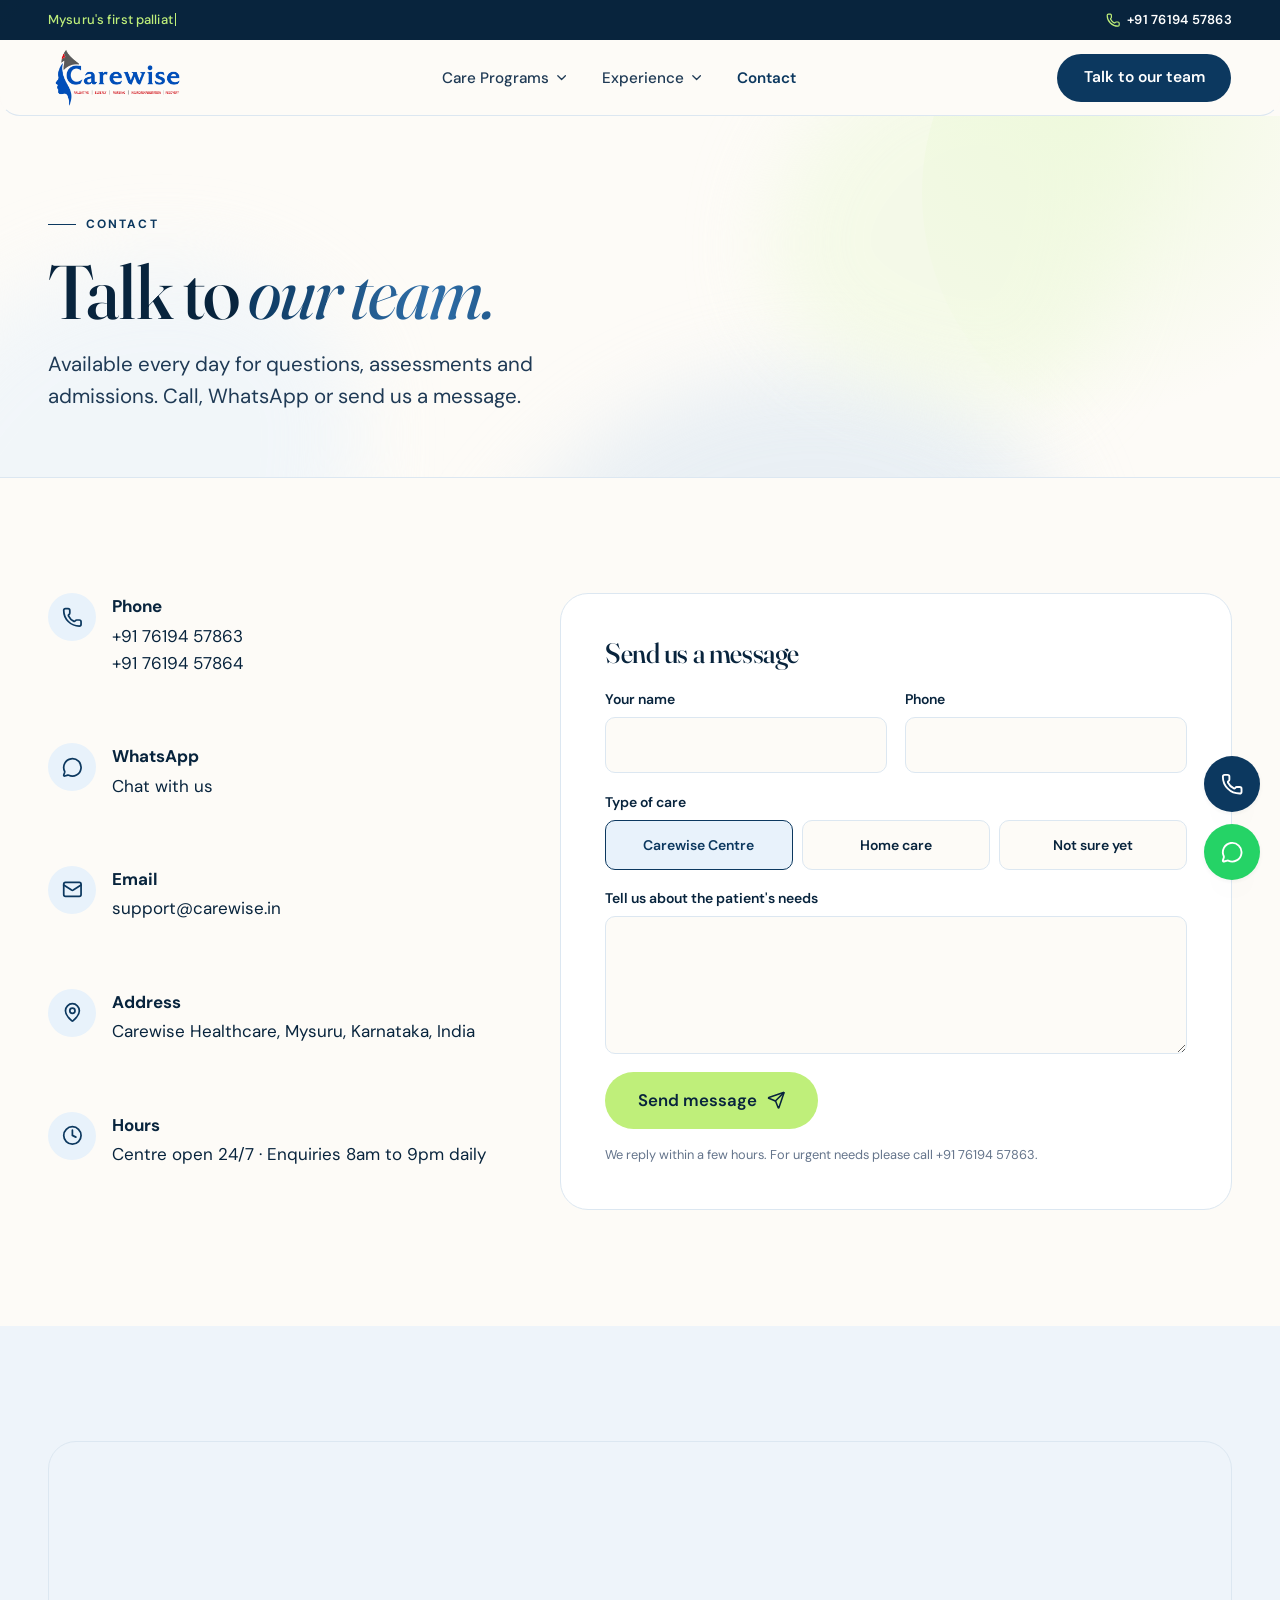
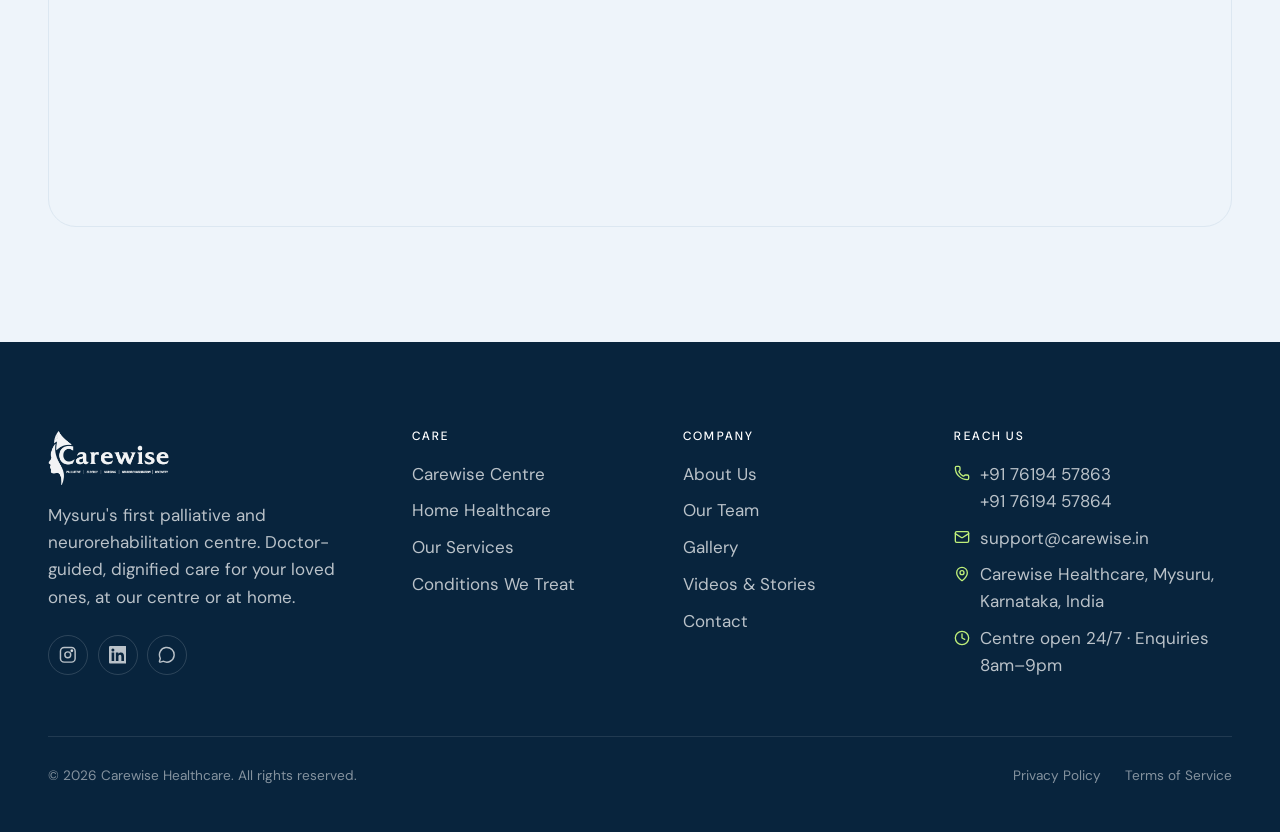
<file: contact.html>
<!DOCTYPE html>
<html lang="en-IN">
  <head>
    <meta charset="utf-8" />
    <meta name="viewport" content="width=device-width, initial-scale=1" />
    <title>Contact Carewise Centre, Mysuru | Call +91 76194 57863</title>
    <meta name="description" content="Call, WhatsApp or message Carewise Centre in Mysuru for admissions, home healthcare and enquiries. Open 24/7." />
    <link rel="canonical" href="https://carewisemysuru.com/contact" />
    <meta name="robots" content="index, follow, max-image-preview:large, max-snippet:-1, max-video-preview:-1" />
    <meta name="theme-color" content="#0c385f" />
    <meta name="geo.region" content="IN-KA" />
    <meta name="geo.placename" content="Mysuru, Karnataka" />
    <meta property="og:type" content="website" />
    <meta property="og:site_name" content="Carewise Healthcare" />
    <meta property="og:locale" content="en_IN" />
    <meta property="og:title" content="Contact Carewise Centre, Mysuru | Call +91 76194 57863" />
    <meta property="og:description" content="Call, WhatsApp or message Carewise Centre in Mysuru for admissions, home healthcare and enquiries. Open 24/7." />
    <meta property="og:url" content="https://carewisemysuru.com/contact" />
    <meta property="og:image" content="https://carewisemysuru.com/assets/img/og-image.jpg" />
    <meta property="og:image:width" content="1200" />
    <meta property="og:image:height" content="630" />
    <meta property="og:image:alt" content="Carewise Centre, Mysuru: neurorehabilitation, palliative and elderly care" />
    <meta name="twitter:card" content="summary_large_image" />
    <meta name="twitter:title" content="Contact Carewise Centre, Mysuru | Call +91 76194 57863" />
    <meta name="twitter:description" content="Call, WhatsApp or message Carewise Centre in Mysuru for admissions, home healthcare and enquiries. Open 24/7." />
    <meta name="twitter:image" content="https://carewisemysuru.com/assets/img/og-image.jpg" />
    <link rel="icon" href="favicon.png" type="image/png" sizes="64x64" />
    <link rel="icon" href="assets/img/icon-192.png" type="image/png" sizes="192x192" />
    <link rel="apple-touch-icon" href="assets/img/apple-touch-icon.png" />
    <link rel="manifest" href="site.webmanifest" />
    <link rel="preload" href="assets/fonts/fraunces.woff2" as="font" type="font/woff2" crossorigin />
    <link rel="preload" href="assets/fonts/dm-sans.woff2" as="font" type="font/woff2" crossorigin />
    <link rel="stylesheet" href="assets/css/site.css?v=1794855838" />
    <link rel="stylesheet" href="assets/css/motion.css?v=1794855838" />
    <script>document.documentElement.classList.add("js");</script>
    <script type="application/ld+json">{"@context":"https://schema.org","@type":["MedicalClinic","LocalBusiness"],"@id":"https://carewisemysuru.com/#organization","name":"Carewise Centre","alternateName":"Carewise Healthcare","url":"https://carewisemysuru.com/","logo":"https://carewisemysuru.com/assets/img/logo.png","image":"https://carewisemysuru.com/assets/img/og-image.jpg","description":"Mysuru's first palliative care centre and a dedicated neurorehabilitation centre: stroke and brain or spinal injury recovery, post-surgical rehabilitation, palliative, end-of-life and elderly care with 24/7 nursing and daily doctor rounds. Home healthcare across Mysuru.","slogan":"Not just treating their condition. Celebrating their existence.","telephone":"+917619457863","email":"support@carewise.in","address":{"@type":"PostalAddress","addressLocality":"Mysuru","addressRegion":"Karnataka","addressCountry":"IN"},"areaServed":[{"@type":"City","name":"Mysuru"},{"@type":"City","name":"Bengaluru"},{"@type":"State","name":"Karnataka"}],"openingHoursSpecification":[{"@type":"OpeningHoursSpecification","dayOfWeek":["Monday","Tuesday","Wednesday","Thursday","Friday","Saturday","Sunday"],"opens":"00:00","closes":"23:59"}],"medicalSpecialty":["PhysicalMedicineAndRehabilitation","Geriatric","Neurology","PalliativeMedicine"],"availableService":[{"@type":"MedicalTherapy","name":"Neurorehabilitation","description":"Stroke, brain and spinal cord injury recovery with physiotherapy, speech and cognitive therapy."},{"@type":"MedicalTherapy","name":"Palliative care","description":"Doctor-led pain and symptom relief with 24/7 nursing."},{"@type":"MedicalTherapy","name":"Elderly care","description":"Daily living support, medication, nutrition and companionship."},{"@type":"MedicalTherapy","name":"Post-surgical rehabilitation","description":"Supervised recovery, wound care and physiotherapy after surgery."},{"@type":"MedicalTherapy","name":"Home healthcare","description":"Doctor visits, nursing, physiotherapy and lab tests at home in Mysuru."}],"sameAs":["https://www.instagram.com/carewise_mysuru/"],"foundingDate":"2020","priceRange":"₹₹"}</script>
    <script type="application/ld+json">{"@context":"https://schema.org","@type":"WebSite","@id":"https://carewisemysuru.com/#website","url":"https://carewisemysuru.com/","name":"Carewise Centre","publisher":{"@id":"https://carewisemysuru.com/#organization"},"inLanguage":"en-IN"}</script>
    <script type="application/ld+json">{"@context":"https://schema.org","@type":"WebPage","url":"https://carewisemysuru.com/contact","name":"Contact Carewise Centre, Mysuru | Call +91 76194 57863","description":"Call, WhatsApp or message Carewise Centre in Mysuru for admissions, home healthcare and enquiries. Open 24/7.","isPartOf":{"@id":"https://carewisemysuru.com/#website"},"about":{"@id":"https://carewisemysuru.com/#organization"},"inLanguage":"en-IN"}</script>
    <script type="application/ld+json">{"@context":"https://schema.org","@type":"BreadcrumbList","itemListElement":[{"@type":"ListItem","position":1,"name":"Home","item":"https://carewisemysuru.com/"},{"@type":"ListItem","position":2,"name":"Contact Carewise Centre, Mysuru","item":"https://carewisemysuru.com/contact"}]}</script>
  </head>
  <body>
    <div class="topbar">
      <div class="wrap">
        <span class="topbar-note" data-type='["Mysuru&#39;s first palliative care centre","Trusted by families for 6+ years","Doctor-guided care, 24 hours a day","Care at our centre or in your home"]'><span class="type-text">Mysuru's first palliative care centre · Trusted by families for 6+ years</span><span class="type-caret" aria-hidden="true"></span></span>
        <a href="tel:+917619457863"><i data-lucide="phone"></i> +91 76194 57863</a>
      </div>
    </div>
    <header class="header">
      <div class="wrap">
        <a class="brand" href="index.html" aria-label="Carewise home">
          <img src="assets/img/logo.png" alt="Carewise" width="916" height="420" />
        </a>
        <nav aria-label="Main">
          <ul class="nav">
            <li>
              <button type="button" aria-haspopup="true">Care Programs <i data-lucide="chevron-down"></i></button>
              <ul class="menu"><li><a href="centre.html">Carewise Centre<small>24/7 care in private & general rooms</small></a></li><li><a href="home-care.html">Home Healthcare<small>Nurses, doctors & therapy at home</small></a></li><li><a href="services.html">Our Services<small>Everything we treat and offer</small></a></li></ul>
            </li>
            <li>
              <button type="button" aria-haspopup="true">Experience <i data-lucide="chevron-down"></i></button>
              <ul class="menu"><li><a href="about.html">About Us<small>Our story and values</small></a></li><li><a href="team.html">Our Team<small>Doctor-led, verified staff</small></a></li><li><a href="gallery.html">Facility Gallery<small>Inside the centre</small></a></li><li><a href="videos.html">Videos & Stories<small>Hear from families</small></a></li></ul>
            </li><li><a href="contact.html" aria-current="page">Contact</a></li>
          </ul>
        </nav>
        <a class="btn btn-dark header-cta" href="contact.html">Talk to our team</a>
        <button class="nav-toggle" type="button" aria-label="Menu" aria-expanded="false" aria-controls="drawer">
          <i data-lucide="menu" class="icon-menu"></i><i data-lucide="x" class="icon-close"></i>
        </button>
      </div>
    </header>
    <div class="drawer" id="drawer"><div class="drawer-inner"><div class="drawer-group"><h4>Care Programs</h4><a href="centre.html">Carewise Centre</a><a href="home-care.html">Home Healthcare</a><a href="services.html">Our Services</a></div><div class="drawer-group"><h4>Experience</h4><a href="about.html">About Us</a><a href="team.html">Our Team</a><a href="gallery.html">Facility Gallery</a><a href="videos.html">Videos & Stories</a></div><div class="drawer-group"><h4>Get in touch</h4><a href="contact.html" aria-current="page">Contact</a></div><a class="btn btn-primary btn-lg" href="tel:+917619457863"><i data-lucide="phone"></i> Call +91 76194 57863</a></div></div>
    <main>
      <section class="page-hero">
        <div class="wrap">
          <div class="reveal">
            <span class="eyebrow">Contact</span>
            <h1>Talk to <span class='serif-italic'>our team.</span></h1>
            <p class="lead">Available every day for questions, assessments and admissions. Call, WhatsApp or send us a message.</p>
          </div>
          
        </div>
      </section>
      <section class="section ">
        <div class="wrap">
          <div class="contact-grid">
            <ul class="contact-list reveal"><li><span class="ico-ring"><i data-lucide="phone"></i></span><div><strong>Phone</strong><a href="tel:+917619457863">+91 76194 57863</a><br /><a href="tel:+917619457864">+91 76194 57864</a></div></li><li><span class="ico-ring"><i data-lucide="message-circle"></i></span><div><strong>WhatsApp</strong><a href="https://wa.me/917619457863">Chat with us</a></div></li><li><span class="ico-ring"><i data-lucide="mail"></i></span><div><strong>Email</strong><a href="mailto:support@carewise.in">support@carewise.in</a></div></li><li><span class="ico-ring"><i data-lucide="map-pin"></i></span><div><strong>Address</strong>Carewise Healthcare, Mysuru, Karnataka, India</div></li><li><span class="ico-ring"><i data-lucide="clock"></i></span><div><strong>Hours</strong>Centre open 24/7 · Enquiries 8am to 9pm daily</div></li></ul>
            <form class="form reveal" data-contact novalidate>
              <h2>Send us a message</h2>
              <div class="field-row">
                <div class="field"><label for="name">Your name</label><input id="name" name="name" type="text" required /></div>
                <div class="field"><label for="phone">Phone</label><input id="phone" name="phone" type="tel" required /></div>
              </div>
              <div class="field"><span>Type of care</span><div class="tiles"><input id="care-centre" name="care_type" type="radio" value="Carewise Centre" checked /><label for="care-centre">Carewise Centre</label><input id="care-home" name="care_type" type="radio" value="Home care" /><label for="care-home">Home care</label><input id="care-unsure" name="care_type" type="radio" value="Not sure yet" /><label for="care-unsure">Not sure yet</label></div></div>
              <div class="field"><label for="message">Tell us about the patient's needs</label><textarea id="message" name="message" rows="4"></textarea></div>
              <button class="btn btn-primary btn-lg" type="submit">Send message <i data-lucide="send"></i></button>
              <p class="form-note">We reply within a few hours. For urgent needs please call +91 76194 57863.</p>
            </form>
          </div>
        </div>
      </section>
      <section class="section bg-sand">
        <div class="wrap">
          <div class="map reveal"><iframe loading="lazy" referrerpolicy="no-referrer-when-downgrade" src="https://www.google.com/maps?q=Mysuru,+Karnataka,+India&amp;output=embed" title="Carewise Healthcare location map"></iframe></div>
        </div>
      </section>
    </main>
    <footer class="footer">
      <div class="wrap">
        <div class="footer-grid">
          <div>
            <a class="brand" href="index.html" aria-label="Carewise home">
          <img src="assets/img/logo-white.png" alt="Carewise" width="916" height="420" />
        </a>
            <p>Mysuru's first palliative and neurorehabilitation centre. Doctor-guided, dignified care for your loved ones, at our centre or at home.</p>
            <div class="social">
              <a href="https://www.instagram.com/carewise_mysuru/" aria-label="Instagram"><svg viewBox="0 0 24 24" fill="none" stroke="currentColor" stroke-width="2" stroke-linecap="round" stroke-linejoin="round"><rect x="2" y="2" width="20" height="20" rx="5"/><circle cx="12" cy="12" r="4"/><circle cx="17.5" cy="6.5" r="1" fill="currentColor"/></svg></a>
              <a href="https://linkedin.com/company/carewise" aria-label="LinkedIn"><svg viewBox="0 0 24 24" fill="currentColor"><path d="M20.45 20.45h-3.56v-5.57c0-1.33-.03-3.04-1.85-3.04-1.85 0-2.14 1.45-2.14 2.94v5.67H9.35V9h3.41v1.56h.05c.48-.9 1.64-1.85 3.37-1.85 3.6 0 4.27 2.37 4.27 5.46v6.28zM5.34 7.43a2.06 2.06 0 1 1 0-4.13 2.06 2.06 0 0 1 0 4.13zM7.12 20.45H3.56V9h3.56v11.45zM22.22 0H1.77C.79 0 0 .77 0 1.73v20.54C0 23.23.79 24 1.77 24h20.45c.98 0 1.78-.77 1.78-1.73V1.73C24 .77 23.2 0 22.22 0z"/></svg></a>
              <a href="https://wa.me/917619457863" aria-label="WhatsApp"><i data-lucide="message-circle"></i></a>
            </div>
          </div>
          <div>
            <h4>Care</h4>
            <ul>
              <li><a href="centre.html">Carewise Centre</a></li>
              <li><a href="home-care.html">Home Healthcare</a></li>
              <li><a href="services.html">Our Services</a></li>
              <li><a href="services.html#conditions">Conditions We Treat</a></li>
            </ul>
          </div>
          <div>
            <h4>Company</h4>
            <ul>
              <li><a href="about.html">About Us</a></li>
              <li><a href="team.html">Our Team</a></li>
              <li><a href="gallery.html">Gallery</a></li>
              <li><a href="videos.html">Videos &amp; Stories</a></li>
              <li><a href="contact.html">Contact</a></li>
            </ul>
          </div>
          <div>
            <h4>Reach us</h4>
            <ul class="footer-contact">
              <li><i data-lucide="phone"></i><span><a href="tel:+917619457863">+91 76194 57863</a><br /><a href="tel:+917619457864">+91 76194 57864</a></span></li>
              <li><i data-lucide="mail"></i><a href="mailto:support@carewise.in">support@carewise.in</a></li>
              <li><i data-lucide="map-pin"></i><span>Carewise Healthcare, Mysuru, Karnataka, India</span></li>
              <li><i data-lucide="clock"></i><span>Centre open 24/7 · Enquiries 8am–9pm</span></li>
            </ul>
          </div>
        </div>
        <div class="footer-bottom">
          <p>© 2026 Carewise Healthcare. All rights reserved.</p>
          <nav aria-label="Legal">
            <a href="privacy-policy.html">Privacy Policy</a>
            <a href="terms-of-service.html">Terms of Service</a>
          </nav>
        </div>
      </div>
    </footer>
    
    <div class="vt-lightbox" id="vt-lightbox" hidden aria-modal="true" role="dialog" aria-label="Video testimonial">
      <button class="vt-lb-close" type="button" aria-label="Close"><i data-lucide="x"></i></button>
      <button class="vt-lb-nav vt-lb-prev" type="button" aria-label="Previous video"><i data-lucide="chevron-left"></i></button>
      <div class="vt-lb-frame">
        <video class="vt-lb-video" playsinline controls preload="metadata"></video>
        <div class="vt-lb-caption"><strong></strong><span></span></div>
      </div>
      <button class="vt-lb-nav vt-lb-next" type="button" aria-label="Next video"><i data-lucide="chevron-right"></i></button>
    </div>
    
    <div class="vt-lightbox img-lightbox" id="img-lightbox" hidden aria-modal="true" role="dialog" aria-label="Photo">
      <button class="vt-lb-close" type="button" aria-label="Close"><i data-lucide="x"></i></button>
      <button class="vt-lb-nav vt-lb-prev" type="button" aria-label="Previous photo"><i data-lucide="chevron-left"></i></button>
      <figure class="img-lb-frame">
        <img class="img-lb-img" alt="" />
        <figcaption class="img-lb-caption"></figcaption>
      </figure>
      <button class="vt-lb-nav vt-lb-next" type="button" aria-label="Next photo"><i data-lucide="chevron-right"></i></button>
    </div>
    <div class="sticky-bar">
      <a class="btn btn-dark" href="tel:+917619457863" aria-label="Call +91 76194 57863"><i data-lucide="phone"></i><span>Call +91 76194 57863</span></a>
      <a class="btn btn-wa" href="https://wa.me/917619457863" aria-label="Chat on WhatsApp"><i data-lucide="message-circle"></i><span>Chat on WhatsApp</span></a>
    </div>
    <script src="assets/js/lucide.min.js?v=1794855838"></script>
    <script src="assets/js/site.js?v=1794855838"></script>
    <script src="assets/js/motion.js?v=1794855838"></script>
  </body>
</html>
</file>
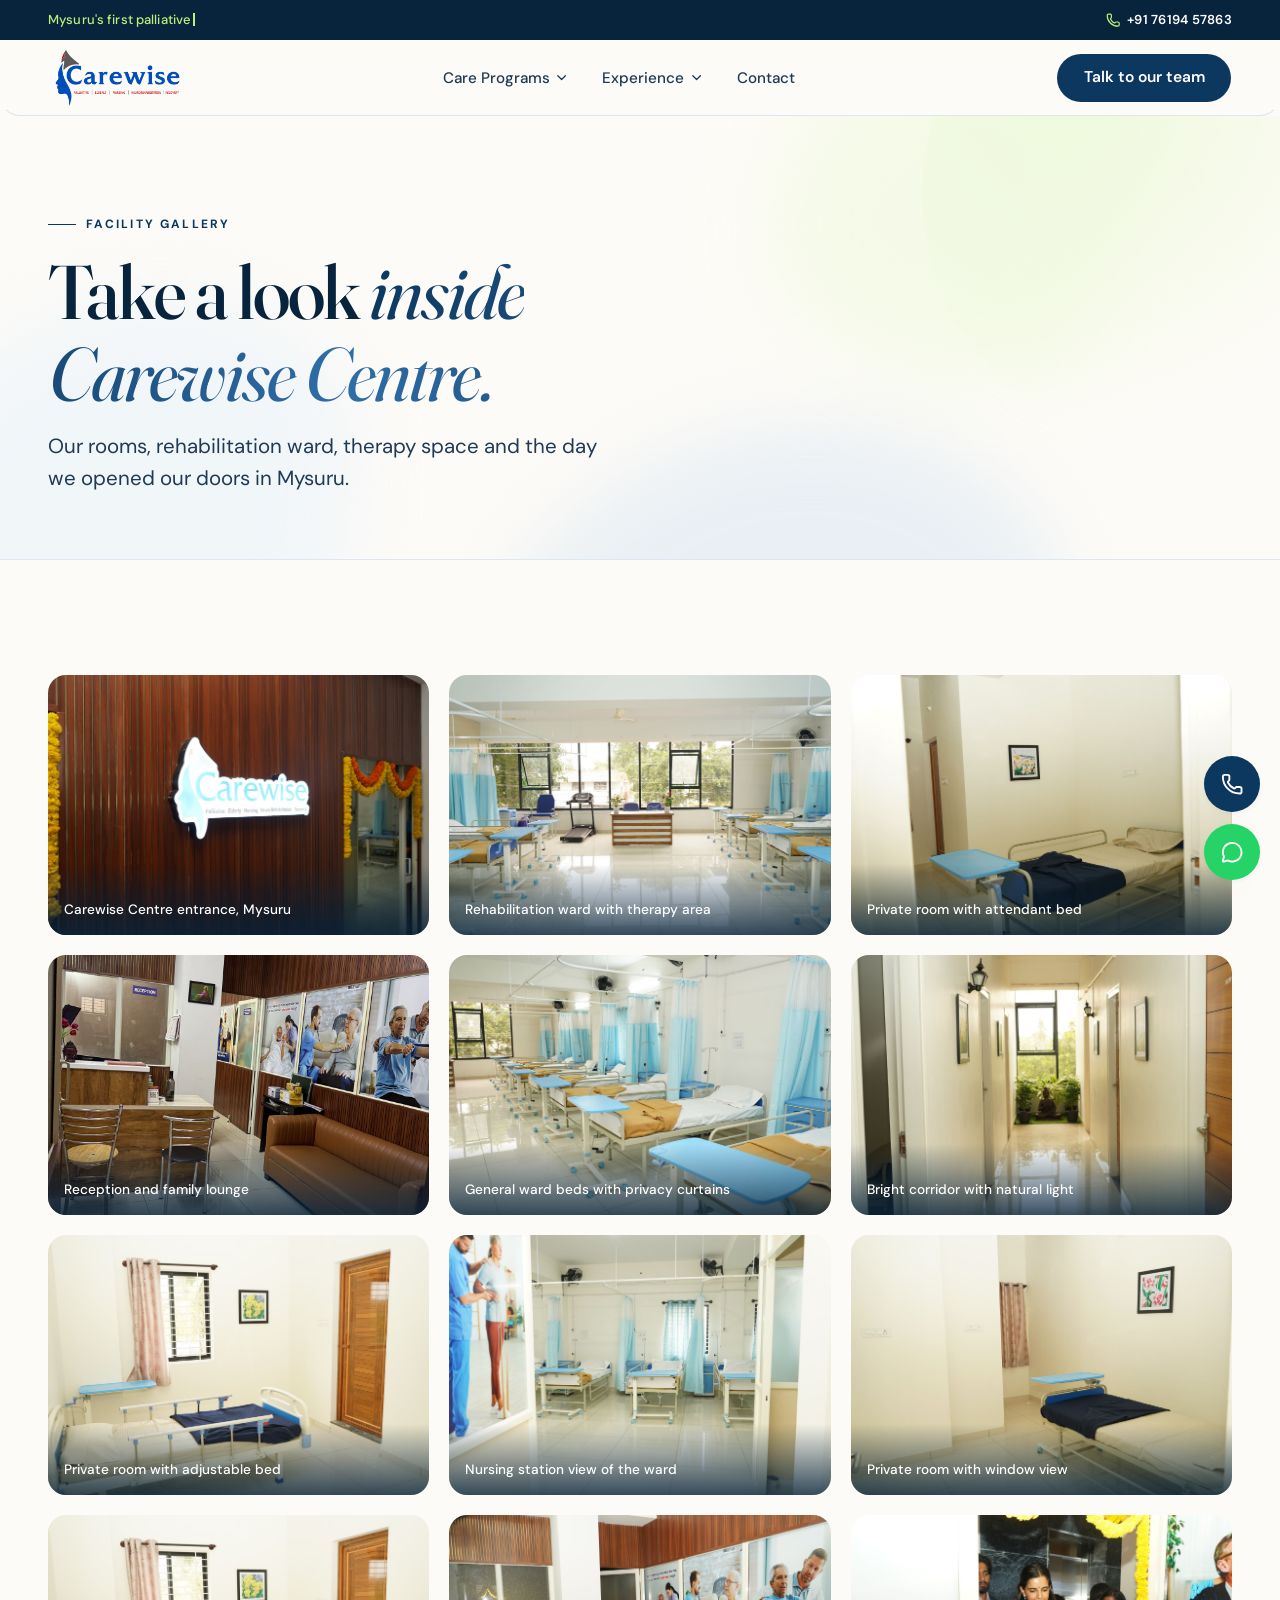
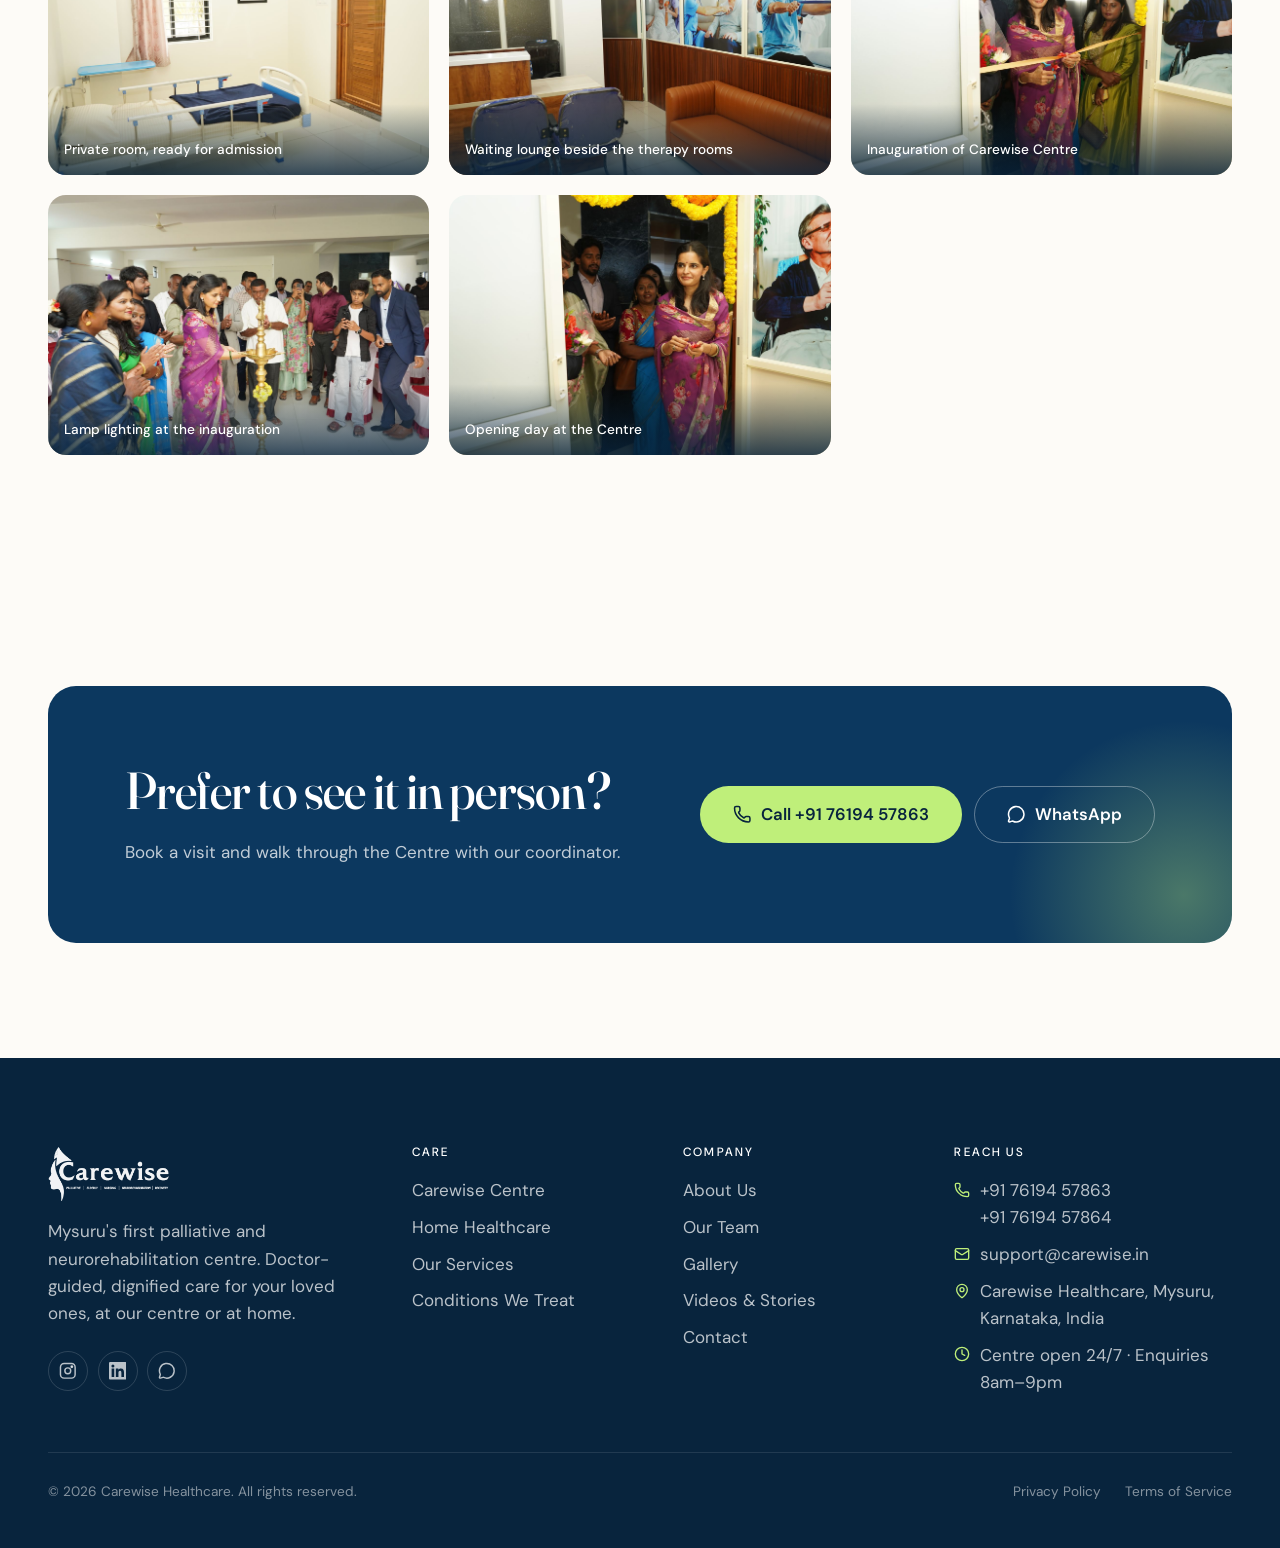
<file: gallery.html>
<!DOCTYPE html>
<html lang="en-IN">
  <head>
    <meta charset="utf-8" />
    <meta name="viewport" content="width=device-width, initial-scale=1" />
    <title>Facility Gallery | Inside Carewise Centre, Mysuru</title>
    <meta name="description" content="Photos of Carewise Centre, Mysuru: private rooms, rehabilitation ward, therapy space, reception and the day we opened." />
    <link rel="canonical" href="https://carewisemysuru.com/gallery" />
    <meta name="robots" content="index, follow, max-image-preview:large, max-snippet:-1, max-video-preview:-1" />
    <meta name="theme-color" content="#0c385f" />
    <meta name="geo.region" content="IN-KA" />
    <meta name="geo.placename" content="Mysuru, Karnataka" />
    <meta property="og:type" content="website" />
    <meta property="og:site_name" content="Carewise Healthcare" />
    <meta property="og:locale" content="en_IN" />
    <meta property="og:title" content="Facility Gallery | Inside Carewise Centre, Mysuru" />
    <meta property="og:description" content="Photos of Carewise Centre, Mysuru: private rooms, rehabilitation ward, therapy space, reception and the day we opened." />
    <meta property="og:url" content="https://carewisemysuru.com/gallery" />
    <meta property="og:image" content="https://carewisemysuru.com/assets/img/og-image.jpg" />
    <meta property="og:image:width" content="1200" />
    <meta property="og:image:height" content="630" />
    <meta property="og:image:alt" content="Carewise Centre, Mysuru: neurorehabilitation, palliative and elderly care" />
    <meta name="twitter:card" content="summary_large_image" />
    <meta name="twitter:title" content="Facility Gallery | Inside Carewise Centre, Mysuru" />
    <meta name="twitter:description" content="Photos of Carewise Centre, Mysuru: private rooms, rehabilitation ward, therapy space, reception and the day we opened." />
    <meta name="twitter:image" content="https://carewisemysuru.com/assets/img/og-image.jpg" />
    <link rel="icon" href="favicon.png" type="image/png" sizes="64x64" />
    <link rel="icon" href="assets/img/icon-192.png" type="image/png" sizes="192x192" />
    <link rel="apple-touch-icon" href="assets/img/apple-touch-icon.png" />
    <link rel="manifest" href="site.webmanifest" />
    <link rel="preload" href="assets/fonts/fraunces.woff2" as="font" type="font/woff2" crossorigin />
    <link rel="preload" href="assets/fonts/dm-sans.woff2" as="font" type="font/woff2" crossorigin />
    <link rel="stylesheet" href="assets/css/site.css?v=1794855838" />
    <link rel="stylesheet" href="assets/css/motion.css?v=1794855838" />
    <script>document.documentElement.classList.add("js");</script>
    <script type="application/ld+json">{"@context":"https://schema.org","@type":["MedicalClinic","LocalBusiness"],"@id":"https://carewisemysuru.com/#organization","name":"Carewise Centre","alternateName":"Carewise Healthcare","url":"https://carewisemysuru.com/","logo":"https://carewisemysuru.com/assets/img/logo.png","image":"https://carewisemysuru.com/assets/img/og-image.jpg","description":"Mysuru's first palliative care centre and a dedicated neurorehabilitation centre: stroke and brain or spinal injury recovery, post-surgical rehabilitation, palliative, end-of-life and elderly care with 24/7 nursing and daily doctor rounds. Home healthcare across Mysuru.","slogan":"Not just treating their condition. Celebrating their existence.","telephone":"+917619457863","email":"support@carewise.in","address":{"@type":"PostalAddress","addressLocality":"Mysuru","addressRegion":"Karnataka","addressCountry":"IN"},"areaServed":[{"@type":"City","name":"Mysuru"},{"@type":"City","name":"Bengaluru"},{"@type":"State","name":"Karnataka"}],"openingHoursSpecification":[{"@type":"OpeningHoursSpecification","dayOfWeek":["Monday","Tuesday","Wednesday","Thursday","Friday","Saturday","Sunday"],"opens":"00:00","closes":"23:59"}],"medicalSpecialty":["PhysicalMedicineAndRehabilitation","Geriatric","Neurology","PalliativeMedicine"],"availableService":[{"@type":"MedicalTherapy","name":"Neurorehabilitation","description":"Stroke, brain and spinal cord injury recovery with physiotherapy, speech and cognitive therapy."},{"@type":"MedicalTherapy","name":"Palliative care","description":"Doctor-led pain and symptom relief with 24/7 nursing."},{"@type":"MedicalTherapy","name":"Elderly care","description":"Daily living support, medication, nutrition and companionship."},{"@type":"MedicalTherapy","name":"Post-surgical rehabilitation","description":"Supervised recovery, wound care and physiotherapy after surgery."},{"@type":"MedicalTherapy","name":"Home healthcare","description":"Doctor visits, nursing, physiotherapy and lab tests at home in Mysuru."}],"sameAs":["https://www.instagram.com/carewise_mysuru/"],"foundingDate":"2020","priceRange":"₹₹"}</script>
    <script type="application/ld+json">{"@context":"https://schema.org","@type":"WebSite","@id":"https://carewisemysuru.com/#website","url":"https://carewisemysuru.com/","name":"Carewise Centre","publisher":{"@id":"https://carewisemysuru.com/#organization"},"inLanguage":"en-IN"}</script>
    <script type="application/ld+json">{"@context":"https://schema.org","@type":"WebPage","url":"https://carewisemysuru.com/gallery","name":"Facility Gallery | Inside Carewise Centre, Mysuru","description":"Photos of Carewise Centre, Mysuru: private rooms, rehabilitation ward, therapy space, reception and the day we opened.","isPartOf":{"@id":"https://carewisemysuru.com/#website"},"about":{"@id":"https://carewisemysuru.com/#organization"},"inLanguage":"en-IN"}</script>
    <script type="application/ld+json">{"@context":"https://schema.org","@type":"BreadcrumbList","itemListElement":[{"@type":"ListItem","position":1,"name":"Home","item":"https://carewisemysuru.com/"},{"@type":"ListItem","position":2,"name":"Facility Gallery","item":"https://carewisemysuru.com/gallery"}]}</script>
  </head>
  <body>
    <div class="topbar">
      <div class="wrap">
        <span class="topbar-note" data-type='["Mysuru&#39;s first palliative care centre","Trusted by families for 6+ years","Doctor-guided care, 24 hours a day","Care at our centre or in your home"]'><span class="type-text">Mysuru's first palliative care centre · Trusted by families for 6+ years</span><span class="type-caret" aria-hidden="true"></span></span>
        <a href="tel:+917619457863"><i data-lucide="phone"></i> +91 76194 57863</a>
      </div>
    </div>
    <header class="header">
      <div class="wrap">
        <a class="brand" href="index.html" aria-label="Carewise home">
          <img src="assets/img/logo.png" alt="Carewise" width="916" height="420" />
        </a>
        <nav aria-label="Main">
          <ul class="nav">
            <li>
              <button type="button" aria-haspopup="true">Care Programs <i data-lucide="chevron-down"></i></button>
              <ul class="menu"><li><a href="centre.html">Carewise Centre<small>24/7 care in private & general rooms</small></a></li><li><a href="home-care.html">Home Healthcare<small>Nurses, doctors & therapy at home</small></a></li><li><a href="services.html">Our Services<small>Everything we treat and offer</small></a></li></ul>
            </li>
            <li>
              <button type="button" aria-haspopup="true">Experience <i data-lucide="chevron-down"></i></button>
              <ul class="menu"><li><a href="about.html">About Us<small>Our story and values</small></a></li><li><a href="team.html">Our Team<small>Doctor-led, verified staff</small></a></li><li><a href="gallery.html" aria-current="page">Facility Gallery<small>Inside the centre</small></a></li><li><a href="videos.html">Videos & Stories<small>Hear from families</small></a></li></ul>
            </li><li><a href="contact.html">Contact</a></li>
          </ul>
        </nav>
        <a class="btn btn-dark header-cta" href="contact.html">Talk to our team</a>
        <button class="nav-toggle" type="button" aria-label="Menu" aria-expanded="false" aria-controls="drawer">
          <i data-lucide="menu" class="icon-menu"></i><i data-lucide="x" class="icon-close"></i>
        </button>
      </div>
    </header>
    <div class="drawer" id="drawer"><div class="drawer-inner"><div class="drawer-group"><h4>Care Programs</h4><a href="centre.html">Carewise Centre</a><a href="home-care.html">Home Healthcare</a><a href="services.html">Our Services</a></div><div class="drawer-group"><h4>Experience</h4><a href="about.html">About Us</a><a href="team.html">Our Team</a><a href="gallery.html" aria-current="page">Facility Gallery</a><a href="videos.html">Videos & Stories</a></div><div class="drawer-group"><h4>Get in touch</h4><a href="contact.html">Contact</a></div><a class="btn btn-primary btn-lg" href="tel:+917619457863"><i data-lucide="phone"></i> Call +91 76194 57863</a></div></div>
    <main>
      <section class="page-hero">
        <div class="wrap">
          <div class="reveal">
            <span class="eyebrow">Facility gallery</span>
            <h1>Take a look <span class='serif-italic'>inside Carewise Centre.</span></h1>
            <p class="lead">Our rooms, rehabilitation ward, therapy space and the day we opened our doors in Mysuru.</p>
          </div>
          
        </div>
      </section>
      <section class="section ">
        <div class="wrap"><div class="fac-grid fac-grid--uniform">
            <figure class="fac-tile reveal">
              <button class="img-open" type="button" data-src="assets/img/facility/facility-06.jpg" data-caption="Carewise Centre entrance, Mysuru" aria-label="View larger: Carewise Centre entrance, Mysuru">
                <img src="assets/img/facility/facility-06.jpg" alt="Carewise Centre entrance, Mysuru" loading="lazy" />
              </button>
              <figcaption>Carewise Centre entrance, Mysuru</figcaption>
            </figure>
            <figure class="fac-tile reveal">
              <button class="img-open" type="button" data-src="assets/img/facility/facility-09.jpg" data-caption="Rehabilitation ward with therapy area" aria-label="View larger: Rehabilitation ward with therapy area">
                <img src="assets/img/facility/facility-09.jpg" alt="Rehabilitation ward with therapy area" loading="lazy" />
              </button>
              <figcaption>Rehabilitation ward with therapy area</figcaption>
            </figure>
            <figure class="fac-tile reveal">
              <button class="img-open" type="button" data-src="assets/img/facility/facility-02.jpg" data-caption="Private room with attendant bed" aria-label="View larger: Private room with attendant bed">
                <img src="assets/img/facility/facility-02.jpg" alt="Private room with attendant bed" loading="lazy" />
              </button>
              <figcaption>Private room with attendant bed</figcaption>
            </figure>
            <figure class="fac-tile reveal">
              <button class="img-open" type="button" data-src="assets/img/facility/facility-01.jpg" data-caption="Reception and family lounge" aria-label="View larger: Reception and family lounge">
                <img src="assets/img/facility/facility-01.jpg" alt="Reception and family lounge" loading="lazy" />
              </button>
              <figcaption>Reception and family lounge</figcaption>
            </figure>
            <figure class="fac-tile reveal">
              <button class="img-open" type="button" data-src="assets/img/facility/facility-10.jpg" data-caption="General ward beds with privacy curtains" aria-label="View larger: General ward beds with privacy curtains">
                <img src="assets/img/facility/facility-10.jpg" alt="General ward beds with privacy curtains" loading="lazy" />
              </button>
              <figcaption>General ward beds with privacy curtains</figcaption>
            </figure>
            <figure class="fac-tile reveal">
              <button class="img-open" type="button" data-src="assets/img/facility/facility-05.jpg" data-caption="Bright corridor with natural light" aria-label="View larger: Bright corridor with natural light">
                <img src="assets/img/facility/facility-05.jpg" alt="Bright corridor with natural light" loading="lazy" />
              </button>
              <figcaption>Bright corridor with natural light</figcaption>
            </figure>
            <figure class="fac-tile reveal">
              <button class="img-open" type="button" data-src="assets/img/facility/facility-03.jpg" data-caption="Private room with adjustable bed" aria-label="View larger: Private room with adjustable bed">
                <img src="assets/img/facility/facility-03.jpg" alt="Private room with adjustable bed" loading="lazy" />
              </button>
              <figcaption>Private room with adjustable bed</figcaption>
            </figure>
            <figure class="fac-tile reveal">
              <button class="img-open" type="button" data-src="assets/img/facility/facility-11.jpg" data-caption="Nursing station view of the ward" aria-label="View larger: Nursing station view of the ward">
                <img src="assets/img/facility/facility-11.jpg" alt="Nursing station view of the ward" loading="lazy" />
              </button>
              <figcaption>Nursing station view of the ward</figcaption>
            </figure>
            <figure class="fac-tile reveal">
              <button class="img-open" type="button" data-src="assets/img/facility/facility-04.jpg" data-caption="Private room with window view" aria-label="View larger: Private room with window view">
                <img src="assets/img/facility/facility-04.jpg" alt="Private room with window view" loading="lazy" />
              </button>
              <figcaption>Private room with window view</figcaption>
            </figure>
            <figure class="fac-tile reveal">
              <button class="img-open" type="button" data-src="assets/img/facility/facility-08.jpg" data-caption="Private room, ready for admission" aria-label="View larger: Private room, ready for admission">
                <img src="assets/img/facility/facility-08.jpg" alt="Private room, ready for admission" loading="lazy" />
              </button>
              <figcaption>Private room, ready for admission</figcaption>
            </figure>
            <figure class="fac-tile reveal">
              <button class="img-open" type="button" data-src="assets/img/facility/facility-07.jpg" data-caption="Waiting lounge beside the therapy rooms" aria-label="View larger: Waiting lounge beside the therapy rooms">
                <img src="assets/img/facility/facility-07.jpg" alt="Waiting lounge beside the therapy rooms" loading="lazy" />
              </button>
              <figcaption>Waiting lounge beside the therapy rooms</figcaption>
            </figure>
            <figure class="fac-tile reveal">
              <button class="img-open" type="button" data-src="assets/img/facility/facility-13.jpg" data-caption="Inauguration of Carewise Centre" aria-label="View larger: Inauguration of Carewise Centre">
                <img src="assets/img/facility/facility-13.jpg" alt="Inauguration of Carewise Centre" loading="lazy" />
              </button>
              <figcaption>Inauguration of Carewise Centre</figcaption>
            </figure>
            <figure class="fac-tile reveal">
              <button class="img-open" type="button" data-src="assets/img/facility/facility-14.jpg" data-caption="Lamp lighting at the inauguration" aria-label="View larger: Lamp lighting at the inauguration">
                <img src="assets/img/facility/facility-14.jpg" alt="Lamp lighting at the inauguration" loading="lazy" />
              </button>
              <figcaption>Lamp lighting at the inauguration</figcaption>
            </figure>
            <figure class="fac-tile reveal">
              <button class="img-open" type="button" data-src="assets/img/facility/facility-12.jpg" data-caption="Opening day at the Centre" aria-label="View larger: Opening day at the Centre">
                <img src="assets/img/facility/facility-12.jpg" alt="Opening day at the Centre" loading="lazy" />
              </button>
              <figcaption>Opening day at the Centre</figcaption>
            </figure></div>
        </div>
      </section>
      <section class="section ">
        <div class="wrap">
          <div class="cta reveal">
            <div><h2>Prefer to see it in person?</h2><p>Book a visit and walk through the Centre with our coordinator.</p></div>
            <div class="cta-actions">
              <a class="btn btn-primary btn-lg" href="tel:+917619457863"><i data-lucide="phone"></i> Call +91 76194 57863</a>
              <a class="btn btn-ghost-light btn-lg" href="https://wa.me/917619457863"><i data-lucide="message-circle"></i> WhatsApp</a>
            </div>
          </div>
        </div>
      </section>
    </main>
    <footer class="footer">
      <div class="wrap">
        <div class="footer-grid">
          <div>
            <a class="brand" href="index.html" aria-label="Carewise home">
          <img src="assets/img/logo-white.png" alt="Carewise" width="916" height="420" />
        </a>
            <p>Mysuru's first palliative and neurorehabilitation centre. Doctor-guided, dignified care for your loved ones, at our centre or at home.</p>
            <div class="social">
              <a href="https://www.instagram.com/carewise_mysuru/" aria-label="Instagram"><svg viewBox="0 0 24 24" fill="none" stroke="currentColor" stroke-width="2" stroke-linecap="round" stroke-linejoin="round"><rect x="2" y="2" width="20" height="20" rx="5"/><circle cx="12" cy="12" r="4"/><circle cx="17.5" cy="6.5" r="1" fill="currentColor"/></svg></a>
              <a href="https://linkedin.com/company/carewise" aria-label="LinkedIn"><svg viewBox="0 0 24 24" fill="currentColor"><path d="M20.45 20.45h-3.56v-5.57c0-1.33-.03-3.04-1.85-3.04-1.85 0-2.14 1.45-2.14 2.94v5.67H9.35V9h3.41v1.56h.05c.48-.9 1.64-1.85 3.37-1.85 3.6 0 4.27 2.37 4.27 5.46v6.28zM5.34 7.43a2.06 2.06 0 1 1 0-4.13 2.06 2.06 0 0 1 0 4.13zM7.12 20.45H3.56V9h3.56v11.45zM22.22 0H1.77C.79 0 0 .77 0 1.73v20.54C0 23.23.79 24 1.77 24h20.45c.98 0 1.78-.77 1.78-1.73V1.73C24 .77 23.2 0 22.22 0z"/></svg></a>
              <a href="https://wa.me/917619457863" aria-label="WhatsApp"><i data-lucide="message-circle"></i></a>
            </div>
          </div>
          <div>
            <h4>Care</h4>
            <ul>
              <li><a href="centre.html">Carewise Centre</a></li>
              <li><a href="home-care.html">Home Healthcare</a></li>
              <li><a href="services.html">Our Services</a></li>
              <li><a href="services.html#conditions">Conditions We Treat</a></li>
            </ul>
          </div>
          <div>
            <h4>Company</h4>
            <ul>
              <li><a href="about.html">About Us</a></li>
              <li><a href="team.html">Our Team</a></li>
              <li><a href="gallery.html">Gallery</a></li>
              <li><a href="videos.html">Videos &amp; Stories</a></li>
              <li><a href="contact.html">Contact</a></li>
            </ul>
          </div>
          <div>
            <h4>Reach us</h4>
            <ul class="footer-contact">
              <li><i data-lucide="phone"></i><span><a href="tel:+917619457863">+91 76194 57863</a><br /><a href="tel:+917619457864">+91 76194 57864</a></span></li>
              <li><i data-lucide="mail"></i><a href="mailto:support@carewise.in">support@carewise.in</a></li>
              <li><i data-lucide="map-pin"></i><span>Carewise Healthcare, Mysuru, Karnataka, India</span></li>
              <li><i data-lucide="clock"></i><span>Centre open 24/7 · Enquiries 8am–9pm</span></li>
            </ul>
          </div>
        </div>
        <div class="footer-bottom">
          <p>© 2026 Carewise Healthcare. All rights reserved.</p>
          <nav aria-label="Legal">
            <a href="privacy-policy.html">Privacy Policy</a>
            <a href="terms-of-service.html">Terms of Service</a>
          </nav>
        </div>
      </div>
    </footer>
    
    <div class="vt-lightbox" id="vt-lightbox" hidden aria-modal="true" role="dialog" aria-label="Video testimonial">
      <button class="vt-lb-close" type="button" aria-label="Close"><i data-lucide="x"></i></button>
      <button class="vt-lb-nav vt-lb-prev" type="button" aria-label="Previous video"><i data-lucide="chevron-left"></i></button>
      <div class="vt-lb-frame">
        <video class="vt-lb-video" playsinline controls preload="metadata"></video>
        <div class="vt-lb-caption"><strong></strong><span></span></div>
      </div>
      <button class="vt-lb-nav vt-lb-next" type="button" aria-label="Next video"><i data-lucide="chevron-right"></i></button>
    </div>
    
    <div class="vt-lightbox img-lightbox" id="img-lightbox" hidden aria-modal="true" role="dialog" aria-label="Photo">
      <button class="vt-lb-close" type="button" aria-label="Close"><i data-lucide="x"></i></button>
      <button class="vt-lb-nav vt-lb-prev" type="button" aria-label="Previous photo"><i data-lucide="chevron-left"></i></button>
      <figure class="img-lb-frame">
        <img class="img-lb-img" alt="" />
        <figcaption class="img-lb-caption"></figcaption>
      </figure>
      <button class="vt-lb-nav vt-lb-next" type="button" aria-label="Next photo"><i data-lucide="chevron-right"></i></button>
    </div>
    <div class="sticky-bar">
      <a class="btn btn-dark" href="tel:+917619457863" aria-label="Call +91 76194 57863"><i data-lucide="phone"></i><span>Call +91 76194 57863</span></a>
      <a class="btn btn-wa" href="https://wa.me/917619457863" aria-label="Chat on WhatsApp"><i data-lucide="message-circle"></i><span>Chat on WhatsApp</span></a>
    </div>
    <script src="assets/js/lucide.min.js?v=1794855838"></script>
    <script src="assets/js/site.js?v=1794855838"></script>
    <script src="assets/js/motion.js?v=1794855838"></script>
  </body>
</html>
</file>
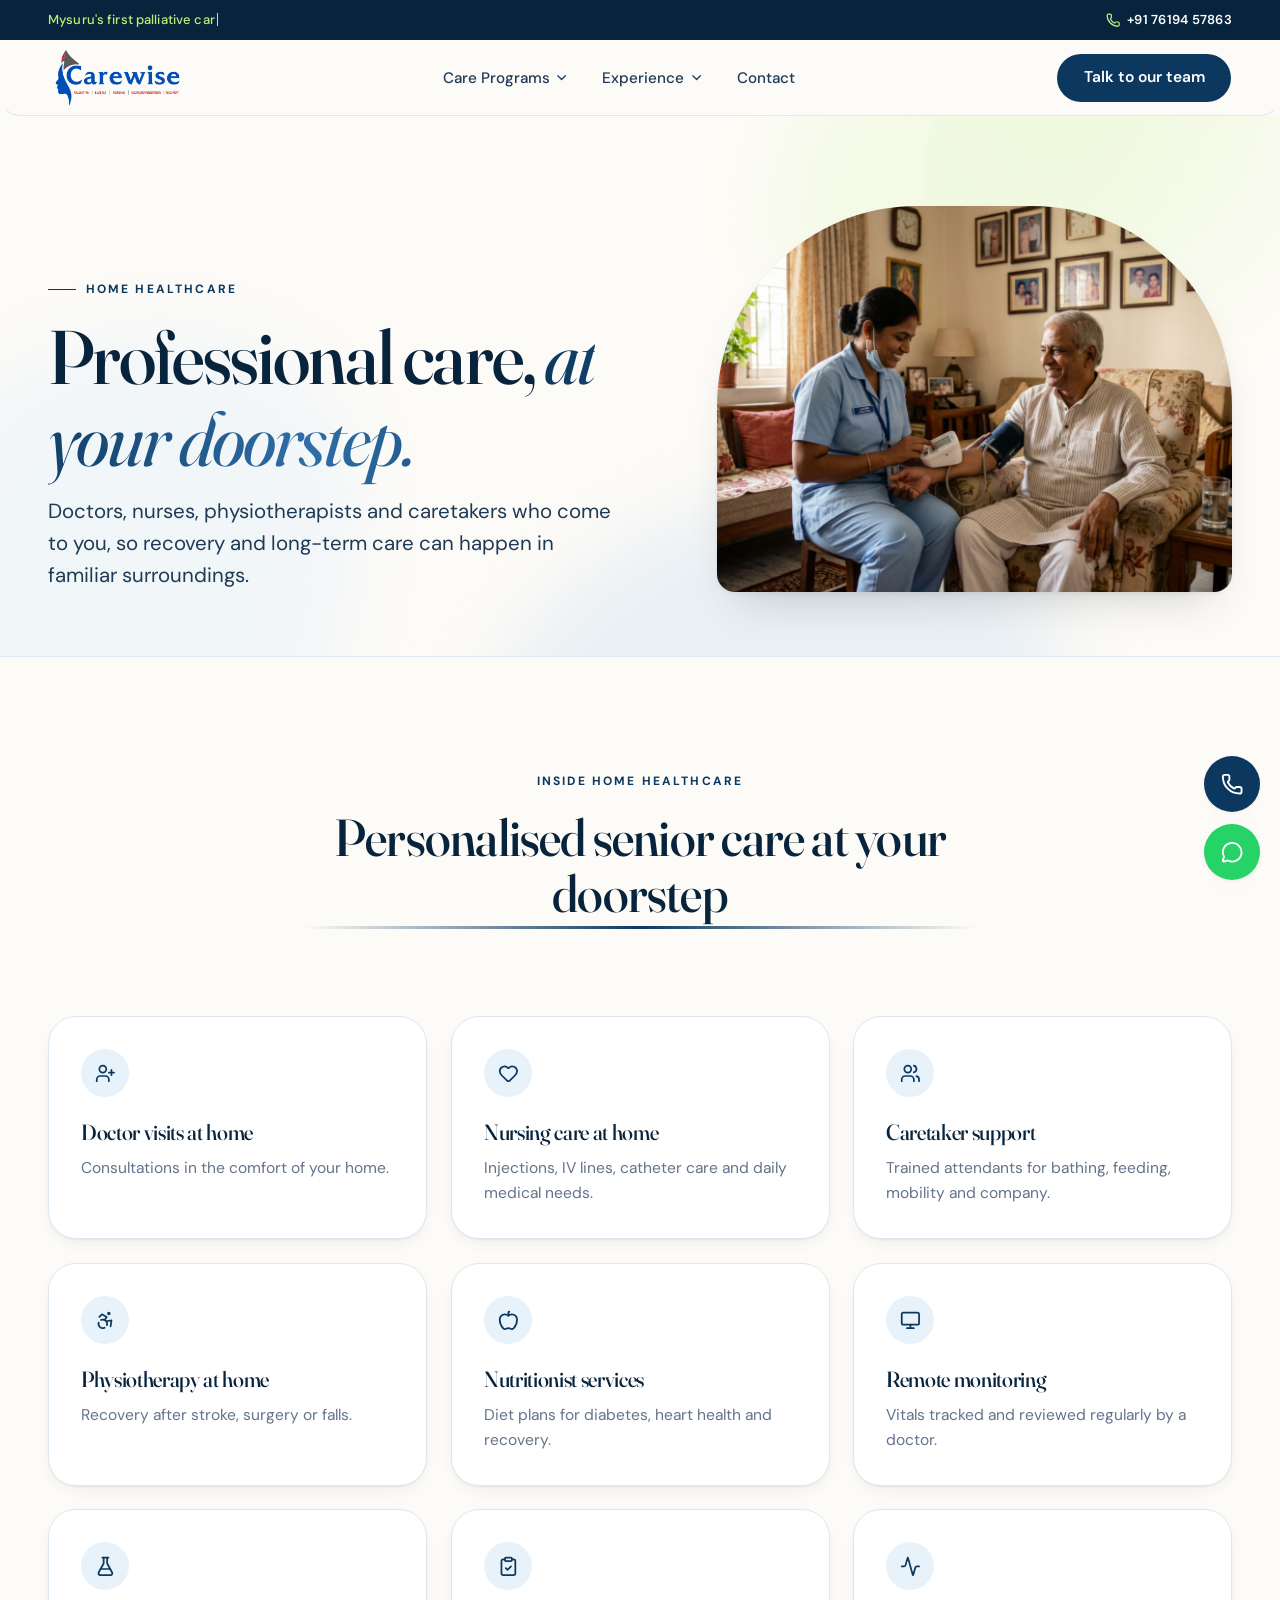
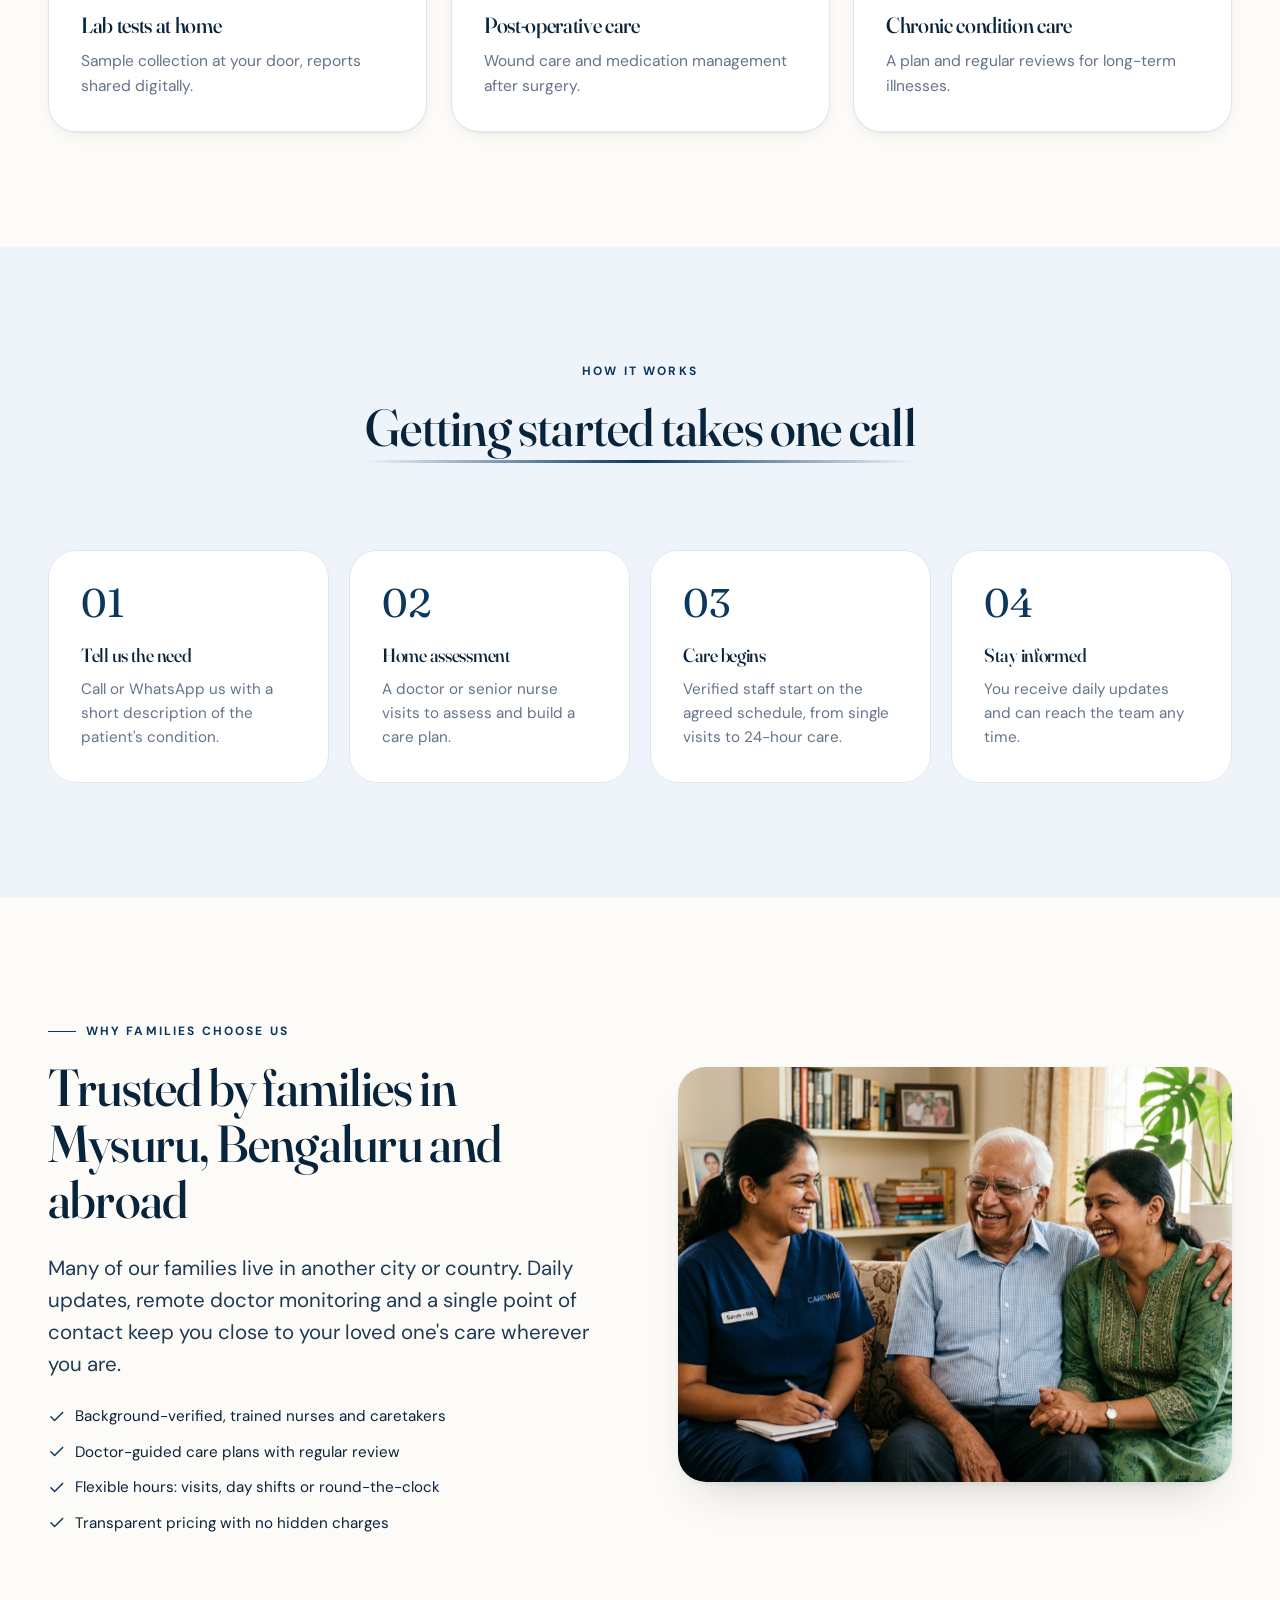
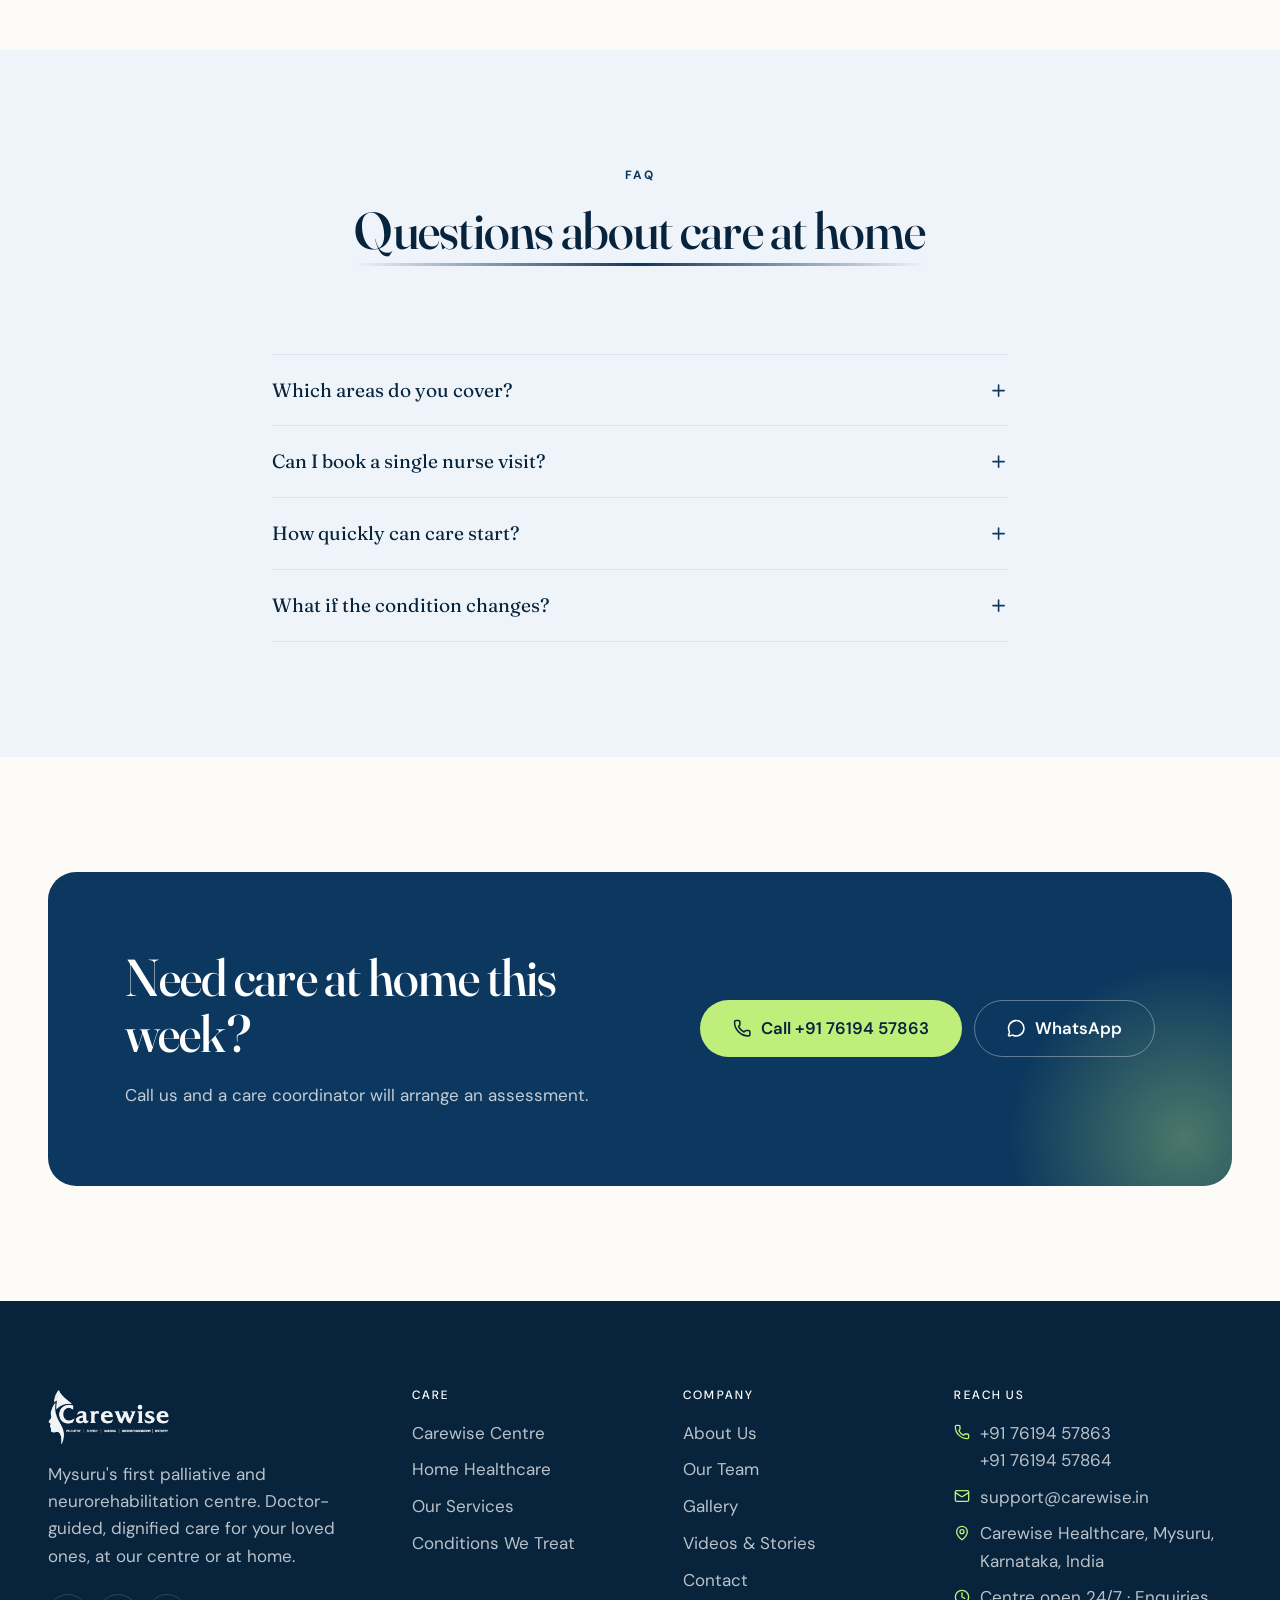
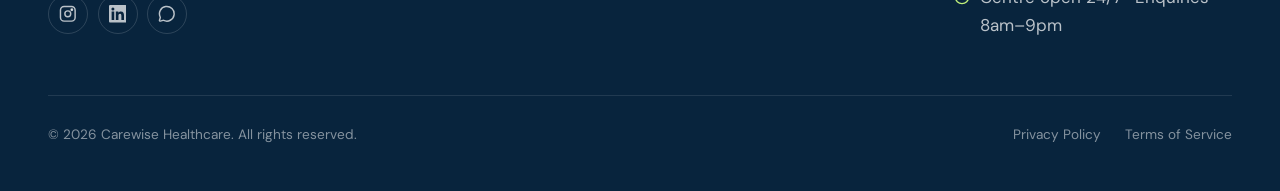
<file: home-care.html>
<!DOCTYPE html>
<html lang="en-IN">
  <head>
    <meta charset="utf-8" />
    <meta name="viewport" content="width=device-width, initial-scale=1" />
    <title>Home Healthcare in Mysuru | Nursing, Physiotherapy &amp; Doctor Visits | Carewise</title>
    <meta name="description" content="Doctor visits, nursing, physiotherapy, caretakers, lab tests and post-operative care at home in Mysuru from the Carewise Centre team." />
    <link rel="canonical" href="https://carewisemysuru.com/home-care" />
    <meta name="robots" content="index, follow, max-image-preview:large, max-snippet:-1, max-video-preview:-1" />
    <meta name="theme-color" content="#0c385f" />
    <meta name="geo.region" content="IN-KA" />
    <meta name="geo.placename" content="Mysuru, Karnataka" />
    <meta property="og:type" content="website" />
    <meta property="og:site_name" content="Carewise Healthcare" />
    <meta property="og:locale" content="en_IN" />
    <meta property="og:title" content="Home Healthcare in Mysuru | Nursing, Physiotherapy & Doctor Visits | Carewise" />
    <meta property="og:description" content="Doctor visits, nursing, physiotherapy, caretakers, lab tests and post-operative care at home in Mysuru from the Carewise Centre team." />
    <meta property="og:url" content="https://carewisemysuru.com/home-care" />
    <meta property="og:image" content="https://carewisemysuru.com/assets/img/og-image.jpg" />
    <meta property="og:image:width" content="1200" />
    <meta property="og:image:height" content="630" />
    <meta property="og:image:alt" content="Carewise Centre, Mysuru: neurorehabilitation, palliative and elderly care" />
    <meta name="twitter:card" content="summary_large_image" />
    <meta name="twitter:title" content="Home Healthcare in Mysuru | Nursing, Physiotherapy & Doctor Visits | Carewise" />
    <meta name="twitter:description" content="Doctor visits, nursing, physiotherapy, caretakers, lab tests and post-operative care at home in Mysuru from the Carewise Centre team." />
    <meta name="twitter:image" content="https://carewisemysuru.com/assets/img/og-image.jpg" />
    <link rel="icon" href="favicon.png" type="image/png" sizes="64x64" />
    <link rel="icon" href="assets/img/icon-192.png" type="image/png" sizes="192x192" />
    <link rel="apple-touch-icon" href="assets/img/apple-touch-icon.png" />
    <link rel="manifest" href="site.webmanifest" />
    <link rel="preload" href="assets/fonts/fraunces.woff2" as="font" type="font/woff2" crossorigin />
    <link rel="preload" href="assets/fonts/dm-sans.woff2" as="font" type="font/woff2" crossorigin />
    <link rel="stylesheet" href="assets/css/site.css?v=1794855838" />
    <link rel="stylesheet" href="assets/css/motion.css?v=1794855838" />
    <script>document.documentElement.classList.add("js");</script>
    <script type="application/ld+json">{"@context":"https://schema.org","@type":["MedicalClinic","LocalBusiness"],"@id":"https://carewisemysuru.com/#organization","name":"Carewise Centre","alternateName":"Carewise Healthcare","url":"https://carewisemysuru.com/","logo":"https://carewisemysuru.com/assets/img/logo.png","image":"https://carewisemysuru.com/assets/img/og-image.jpg","description":"Mysuru's first palliative care centre and a dedicated neurorehabilitation centre: stroke and brain or spinal injury recovery, post-surgical rehabilitation, palliative, end-of-life and elderly care with 24/7 nursing and daily doctor rounds. Home healthcare across Mysuru.","slogan":"Not just treating their condition. Celebrating their existence.","telephone":"+917619457863","email":"support@carewise.in","address":{"@type":"PostalAddress","addressLocality":"Mysuru","addressRegion":"Karnataka","addressCountry":"IN"},"areaServed":[{"@type":"City","name":"Mysuru"},{"@type":"City","name":"Bengaluru"},{"@type":"State","name":"Karnataka"}],"openingHoursSpecification":[{"@type":"OpeningHoursSpecification","dayOfWeek":["Monday","Tuesday","Wednesday","Thursday","Friday","Saturday","Sunday"],"opens":"00:00","closes":"23:59"}],"medicalSpecialty":["PhysicalMedicineAndRehabilitation","Geriatric","Neurology","PalliativeMedicine"],"availableService":[{"@type":"MedicalTherapy","name":"Neurorehabilitation","description":"Stroke, brain and spinal cord injury recovery with physiotherapy, speech and cognitive therapy."},{"@type":"MedicalTherapy","name":"Palliative care","description":"Doctor-led pain and symptom relief with 24/7 nursing."},{"@type":"MedicalTherapy","name":"Elderly care","description":"Daily living support, medication, nutrition and companionship."},{"@type":"MedicalTherapy","name":"Post-surgical rehabilitation","description":"Supervised recovery, wound care and physiotherapy after surgery."},{"@type":"MedicalTherapy","name":"Home healthcare","description":"Doctor visits, nursing, physiotherapy and lab tests at home in Mysuru."}],"sameAs":["https://www.instagram.com/carewise_mysuru/"],"foundingDate":"2020","priceRange":"₹₹"}</script>
    <script type="application/ld+json">{"@context":"https://schema.org","@type":"WebSite","@id":"https://carewisemysuru.com/#website","url":"https://carewisemysuru.com/","name":"Carewise Centre","publisher":{"@id":"https://carewisemysuru.com/#organization"},"inLanguage":"en-IN"}</script>
    <script type="application/ld+json">{"@context":"https://schema.org","@type":"WebPage","url":"https://carewisemysuru.com/home-care","name":"Home Healthcare in Mysuru | Nursing, Physiotherapy & Doctor Visits | Carewise","description":"Doctor visits, nursing, physiotherapy, caretakers, lab tests and post-operative care at home in Mysuru from the Carewise Centre team.","isPartOf":{"@id":"https://carewisemysuru.com/#website"},"about":{"@id":"https://carewisemysuru.com/#organization"},"inLanguage":"en-IN"}</script>
    <script type="application/ld+json">{"@context":"https://schema.org","@type":"BreadcrumbList","itemListElement":[{"@type":"ListItem","position":1,"name":"Home","item":"https://carewisemysuru.com/"},{"@type":"ListItem","position":2,"name":"Home Healthcare in Mysuru","item":"https://carewisemysuru.com/home-care"}]}</script>
    <script type="application/ld+json">{"@context":"https://schema.org","@type":"FAQPage","mainEntity":[{"@type":"Question","name":"Which areas do you cover?","acceptedAnswer":{"@type":"Answer","text":"We serve Mysuru city and nearby areas. Contact us to confirm availability for your location."}},{"@type":"Question","name":"Can I book a single nurse visit?","acceptedAnswer":{"@type":"Answer","text":"Yes. Single visits for injections, dressing or sample collection are available, as well as ongoing care."}},{"@type":"Question","name":"How quickly can care start?","acceptedAnswer":{"@type":"Answer","text":"In most cases within 24 to 48 hours of the home assessment."}},{"@type":"Question","name":"What if the condition changes?","acceptedAnswer":{"@type":"Answer","text":"Our doctor reviews the plan and, if needed, we arrange a smooth transfer to the Carewise Centre."}}]}</script>
  </head>
  <body>
    <div class="topbar">
      <div class="wrap">
        <span class="topbar-note" data-type='["Mysuru&#39;s first palliative care centre","Trusted by families for 6+ years","Doctor-guided care, 24 hours a day","Care at our centre or in your home"]'><span class="type-text">Mysuru's first palliative care centre · Trusted by families for 6+ years</span><span class="type-caret" aria-hidden="true"></span></span>
        <a href="tel:+917619457863"><i data-lucide="phone"></i> +91 76194 57863</a>
      </div>
    </div>
    <header class="header">
      <div class="wrap">
        <a class="brand" href="index.html" aria-label="Carewise home">
          <img src="assets/img/logo.png" alt="Carewise" width="916" height="420" />
        </a>
        <nav aria-label="Main">
          <ul class="nav">
            <li>
              <button type="button" aria-haspopup="true">Care Programs <i data-lucide="chevron-down"></i></button>
              <ul class="menu"><li><a href="centre.html">Carewise Centre<small>24/7 care in private & general rooms</small></a></li><li><a href="home-care.html" aria-current="page">Home Healthcare<small>Nurses, doctors & therapy at home</small></a></li><li><a href="services.html">Our Services<small>Everything we treat and offer</small></a></li></ul>
            </li>
            <li>
              <button type="button" aria-haspopup="true">Experience <i data-lucide="chevron-down"></i></button>
              <ul class="menu"><li><a href="about.html">About Us<small>Our story and values</small></a></li><li><a href="team.html">Our Team<small>Doctor-led, verified staff</small></a></li><li><a href="gallery.html">Facility Gallery<small>Inside the centre</small></a></li><li><a href="videos.html">Videos & Stories<small>Hear from families</small></a></li></ul>
            </li><li><a href="contact.html">Contact</a></li>
          </ul>
        </nav>
        <a class="btn btn-dark header-cta" href="contact.html">Talk to our team</a>
        <button class="nav-toggle" type="button" aria-label="Menu" aria-expanded="false" aria-controls="drawer">
          <i data-lucide="menu" class="icon-menu"></i><i data-lucide="x" class="icon-close"></i>
        </button>
      </div>
    </header>
    <div class="drawer" id="drawer"><div class="drawer-inner"><div class="drawer-group"><h4>Care Programs</h4><a href="centre.html">Carewise Centre</a><a href="home-care.html" aria-current="page">Home Healthcare</a><a href="services.html">Our Services</a></div><div class="drawer-group"><h4>Experience</h4><a href="about.html">About Us</a><a href="team.html">Our Team</a><a href="gallery.html">Facility Gallery</a><a href="videos.html">Videos & Stories</a></div><div class="drawer-group"><h4>Get in touch</h4><a href="contact.html">Contact</a></div><a class="btn btn-primary btn-lg" href="tel:+917619457863"><i data-lucide="phone"></i> Call +91 76194 57863</a></div></div>
    <main>
      <section class="page-hero">
        <div class="wrap">
          <div class="reveal">
            <span class="eyebrow">Home healthcare</span>
            <h1>Professional care, <span class='serif-italic'>at your doorstep.</span></h1>
            <p class="lead">Doctors, nurses, physiotherapists and caretakers who come to you, so recovery and long-term care can happen in familiar surroundings.</p>
          </div>
          <div class="reveal"><img src="assets/img/home-care-nurse-visit.png" alt="Nurse visiting an elderly man at home" loading="eager" /></div>
        </div>
      </section>
      <section class="section ">
        <div class="wrap">
          <div class="section-head center reveal">
            <span class="eyebrow">Inside home healthcare</span>
            <h2 class="measure">Personalised senior care at your doorstep</h2>
            
          </div><div class="grid grid-3">
            <article class="card reveal">
              <span class="ico-ring"><i data-lucide="user-plus"></i></span>
              <h3>Doctor visits at home</h3>
              <p>Consultations in the comfort of your home.</p>
            </article>
            <article class="card reveal">
              <span class="ico-ring"><i data-lucide="heart"></i></span>
              <h3>Nursing care at home</h3>
              <p>Injections, IV lines, catheter care and daily medical needs.</p>
            </article>
            <article class="card reveal">
              <span class="ico-ring"><i data-lucide="users"></i></span>
              <h3>Caretaker support</h3>
              <p>Trained attendants for bathing, feeding, mobility and company.</p>
            </article>
            <article class="card reveal">
              <span class="ico-ring"><i data-lucide="accessibility"></i></span>
              <h3>Physiotherapy at home</h3>
              <p>Recovery after stroke, surgery or falls.</p>
            </article>
            <article class="card reveal">
              <span class="ico-ring"><i data-lucide="apple"></i></span>
              <h3>Nutritionist services</h3>
              <p>Diet plans for diabetes, heart health and recovery.</p>
            </article>
            <article class="card reveal">
              <span class="ico-ring"><i data-lucide="monitor"></i></span>
              <h3>Remote monitoring</h3>
              <p>Vitals tracked and reviewed regularly by a doctor.</p>
            </article>
            <article class="card reveal">
              <span class="ico-ring"><i data-lucide="flask-conical"></i></span>
              <h3>Lab tests at home</h3>
              <p>Sample collection at your door, reports shared digitally.</p>
            </article>
            <article class="card reveal">
              <span class="ico-ring"><i data-lucide="clipboard-check"></i></span>
              <h3>Post-operative care</h3>
              <p>Wound care and medication management after surgery.</p>
            </article>
            <article class="card reveal">
              <span class="ico-ring"><i data-lucide="activity"></i></span>
              <h3>Chronic condition care</h3>
              <p>A plan and regular reviews for long-term illnesses.</p>
            </article></div>
        </div>
      </section>
      <section class="section bg-sand">
        <div class="wrap">
          <div class="section-head center reveal">
            <span class="eyebrow">How it works</span>
            <h2 class="measure">Getting started takes one call</h2>
            
          </div><div class="steps">
            <article class="step reveal"><h3>Tell us the need</h3><p>Call or WhatsApp us with a short description of the patient's condition.</p></article>
            <article class="step reveal"><h3>Home assessment</h3><p>A doctor or senior nurse visits to assess and build a care plan.</p></article>
            <article class="step reveal"><h3>Care begins</h3><p>Verified staff start on the agreed schedule, from single visits to 24-hour care.</p></article>
            <article class="step reveal"><h3>Stay informed</h3><p>You receive daily updates and can reach the team any time.</p></article></div>
        </div>
      </section>
      <section class="section ">
        <div class="wrap">
          <div class="split split--flip">
            <div class="reveal"><img src="assets/img/hero-family-nurse.png" alt="Elderly father smiling with his daughter and a Carewise nurse" loading="lazy" /></div>
            <div class="reveal">
              <span class="eyebrow">Why families choose us</span>
              <h2>Trusted by families in Mysuru, Bengaluru and abroad</h2>
              <div class="lead stack"><p>Many of our families live in another city or country. Daily updates, remote doctor monitoring and a single point of contact keep you close to your loved one's care wherever you are.</p></div>
              <ul class="check-list"><li><i data-lucide="check"></i><span>Background-verified, trained nurses and caretakers</span></li><li><i data-lucide="check"></i><span>Doctor-guided care plans with regular review</span></li><li><i data-lucide="check"></i><span>Flexible hours: visits, day shifts or round-the-clock</span></li><li><i data-lucide="check"></i><span>Transparent pricing with no hidden charges</span></li></ul>
            </div>
          </div>
        </div>
      </section>
      <section class="section bg-sand">
        <div class="wrap">
          <div class="section-head center reveal">
            <span class="eyebrow">FAQ</span>
            <h2 class="measure">Questions about care at home</h2>
            
          </div><div class="faq reveal">
            <details><summary>Which areas do you cover?<i data-lucide="plus"></i></summary><p>We serve Mysuru city and nearby areas. Contact us to confirm availability for your location.</p></details>
            <details><summary>Can I book a single nurse visit?<i data-lucide="plus"></i></summary><p>Yes. Single visits for injections, dressing or sample collection are available, as well as ongoing care.</p></details>
            <details><summary>How quickly can care start?<i data-lucide="plus"></i></summary><p>In most cases within 24 to 48 hours of the home assessment.</p></details>
            <details><summary>What if the condition changes?<i data-lucide="plus"></i></summary><p>Our doctor reviews the plan and, if needed, we arrange a smooth transfer to the Carewise Centre.</p></details></div>
        </div>
      </section>
      <section class="section ">
        <div class="wrap">
          <div class="cta reveal">
            <div><h2>Need care at home this week?</h2><p>Call us and a care coordinator will arrange an assessment.</p></div>
            <div class="cta-actions">
              <a class="btn btn-primary btn-lg" href="tel:+917619457863"><i data-lucide="phone"></i> Call +91 76194 57863</a>
              <a class="btn btn-ghost-light btn-lg" href="https://wa.me/917619457863"><i data-lucide="message-circle"></i> WhatsApp</a>
            </div>
          </div>
        </div>
      </section>
    </main>
    <footer class="footer">
      <div class="wrap">
        <div class="footer-grid">
          <div>
            <a class="brand" href="index.html" aria-label="Carewise home">
          <img src="assets/img/logo-white.png" alt="Carewise" width="916" height="420" />
        </a>
            <p>Mysuru's first palliative and neurorehabilitation centre. Doctor-guided, dignified care for your loved ones, at our centre or at home.</p>
            <div class="social">
              <a href="https://www.instagram.com/carewise_mysuru/" aria-label="Instagram"><svg viewBox="0 0 24 24" fill="none" stroke="currentColor" stroke-width="2" stroke-linecap="round" stroke-linejoin="round"><rect x="2" y="2" width="20" height="20" rx="5"/><circle cx="12" cy="12" r="4"/><circle cx="17.5" cy="6.5" r="1" fill="currentColor"/></svg></a>
              <a href="https://linkedin.com/company/carewise" aria-label="LinkedIn"><svg viewBox="0 0 24 24" fill="currentColor"><path d="M20.45 20.45h-3.56v-5.57c0-1.33-.03-3.04-1.85-3.04-1.85 0-2.14 1.45-2.14 2.94v5.67H9.35V9h3.41v1.56h.05c.48-.9 1.64-1.85 3.37-1.85 3.6 0 4.27 2.37 4.27 5.46v6.28zM5.34 7.43a2.06 2.06 0 1 1 0-4.13 2.06 2.06 0 0 1 0 4.13zM7.12 20.45H3.56V9h3.56v11.45zM22.22 0H1.77C.79 0 0 .77 0 1.73v20.54C0 23.23.79 24 1.77 24h20.45c.98 0 1.78-.77 1.78-1.73V1.73C24 .77 23.2 0 22.22 0z"/></svg></a>
              <a href="https://wa.me/917619457863" aria-label="WhatsApp"><i data-lucide="message-circle"></i></a>
            </div>
          </div>
          <div>
            <h4>Care</h4>
            <ul>
              <li><a href="centre.html">Carewise Centre</a></li>
              <li><a href="home-care.html">Home Healthcare</a></li>
              <li><a href="services.html">Our Services</a></li>
              <li><a href="services.html#conditions">Conditions We Treat</a></li>
            </ul>
          </div>
          <div>
            <h4>Company</h4>
            <ul>
              <li><a href="about.html">About Us</a></li>
              <li><a href="team.html">Our Team</a></li>
              <li><a href="gallery.html">Gallery</a></li>
              <li><a href="videos.html">Videos &amp; Stories</a></li>
              <li><a href="contact.html">Contact</a></li>
            </ul>
          </div>
          <div>
            <h4>Reach us</h4>
            <ul class="footer-contact">
              <li><i data-lucide="phone"></i><span><a href="tel:+917619457863">+91 76194 57863</a><br /><a href="tel:+917619457864">+91 76194 57864</a></span></li>
              <li><i data-lucide="mail"></i><a href="mailto:support@carewise.in">support@carewise.in</a></li>
              <li><i data-lucide="map-pin"></i><span>Carewise Healthcare, Mysuru, Karnataka, India</span></li>
              <li><i data-lucide="clock"></i><span>Centre open 24/7 · Enquiries 8am–9pm</span></li>
            </ul>
          </div>
        </div>
        <div class="footer-bottom">
          <p>© 2026 Carewise Healthcare. All rights reserved.</p>
          <nav aria-label="Legal">
            <a href="privacy-policy.html">Privacy Policy</a>
            <a href="terms-of-service.html">Terms of Service</a>
          </nav>
        </div>
      </div>
    </footer>
    
    <div class="vt-lightbox" id="vt-lightbox" hidden aria-modal="true" role="dialog" aria-label="Video testimonial">
      <button class="vt-lb-close" type="button" aria-label="Close"><i data-lucide="x"></i></button>
      <button class="vt-lb-nav vt-lb-prev" type="button" aria-label="Previous video"><i data-lucide="chevron-left"></i></button>
      <div class="vt-lb-frame">
        <video class="vt-lb-video" playsinline controls preload="metadata"></video>
        <div class="vt-lb-caption"><strong></strong><span></span></div>
      </div>
      <button class="vt-lb-nav vt-lb-next" type="button" aria-label="Next video"><i data-lucide="chevron-right"></i></button>
    </div>
    
    <div class="vt-lightbox img-lightbox" id="img-lightbox" hidden aria-modal="true" role="dialog" aria-label="Photo">
      <button class="vt-lb-close" type="button" aria-label="Close"><i data-lucide="x"></i></button>
      <button class="vt-lb-nav vt-lb-prev" type="button" aria-label="Previous photo"><i data-lucide="chevron-left"></i></button>
      <figure class="img-lb-frame">
        <img class="img-lb-img" alt="" />
        <figcaption class="img-lb-caption"></figcaption>
      </figure>
      <button class="vt-lb-nav vt-lb-next" type="button" aria-label="Next photo"><i data-lucide="chevron-right"></i></button>
    </div>
    <div class="sticky-bar">
      <a class="btn btn-dark" href="tel:+917619457863" aria-label="Call +91 76194 57863"><i data-lucide="phone"></i><span>Call +91 76194 57863</span></a>
      <a class="btn btn-wa" href="https://wa.me/917619457863" aria-label="Chat on WhatsApp"><i data-lucide="message-circle"></i><span>Chat on WhatsApp</span></a>
    </div>
    <script src="assets/js/lucide.min.js?v=1794855838"></script>
    <script src="assets/js/site.js?v=1794855838"></script>
    <script src="assets/js/motion.js?v=1794855838"></script>
  </body>
</html>
</file>
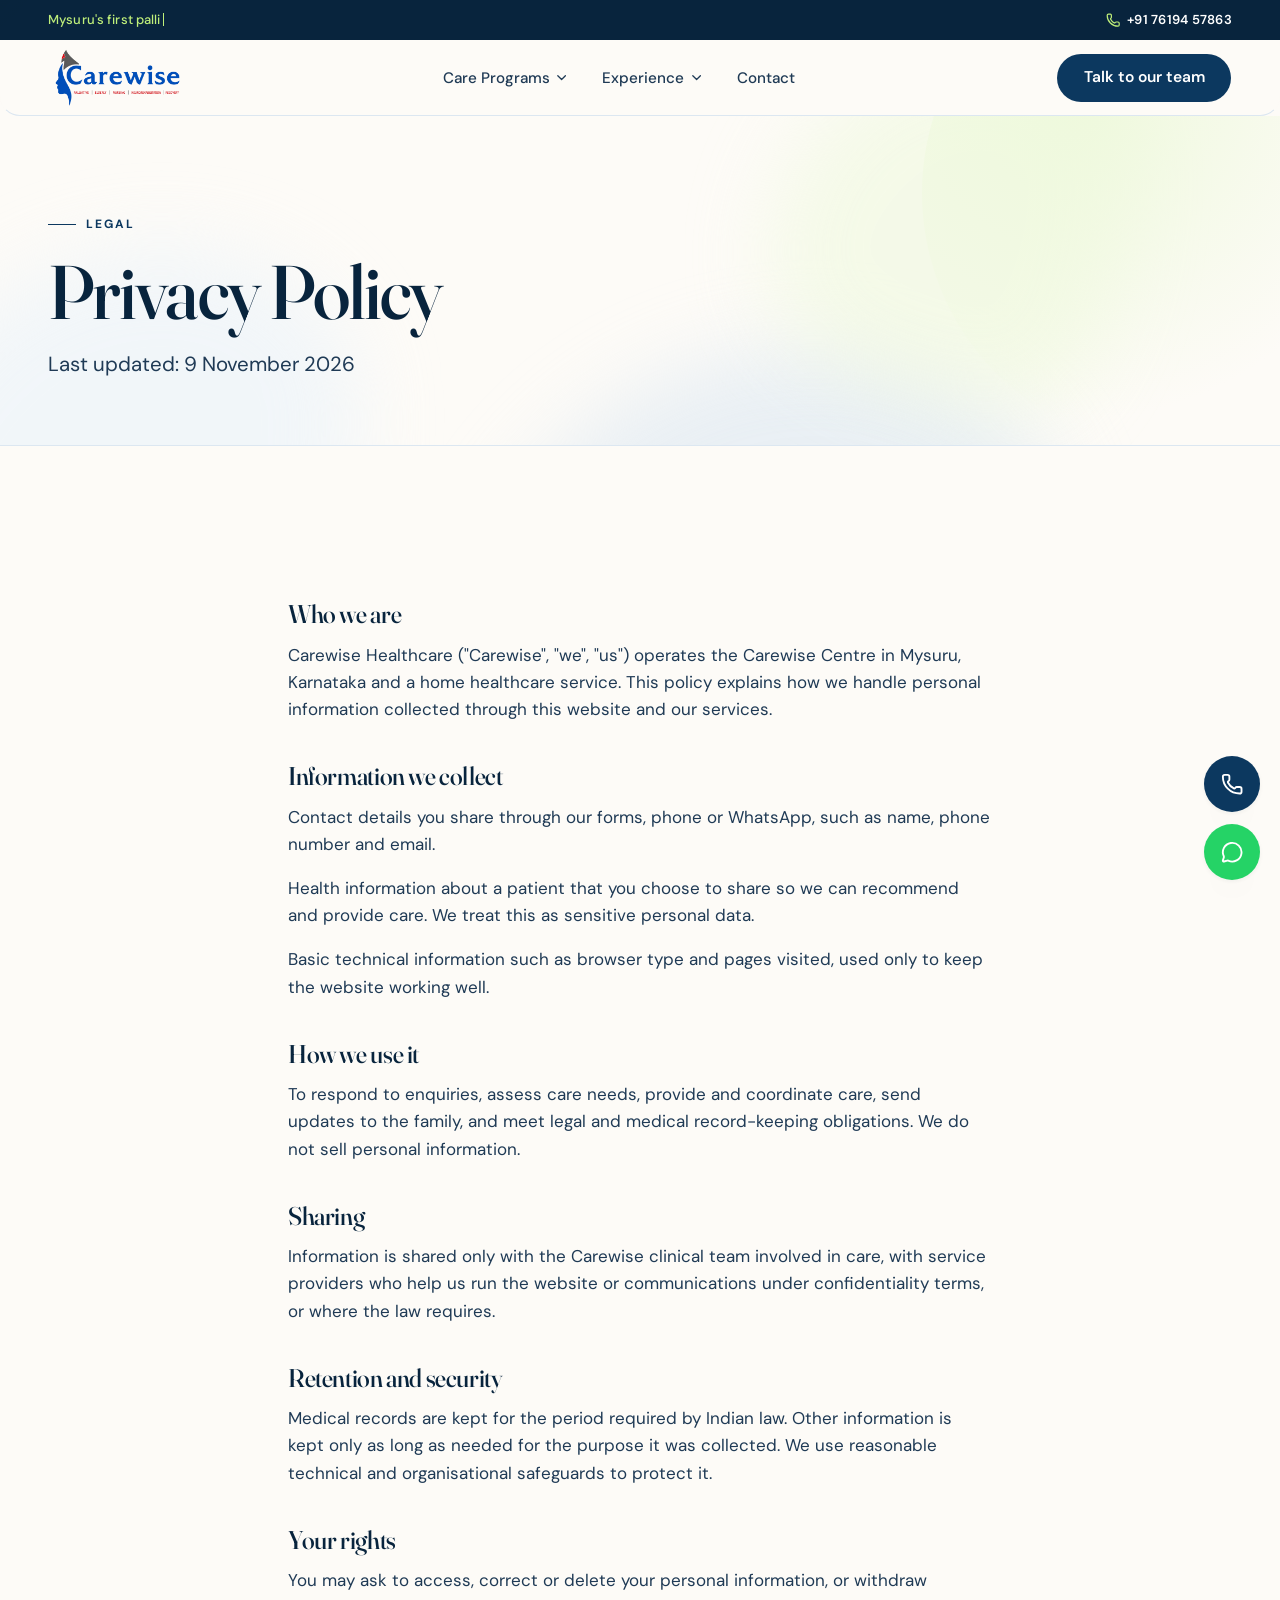
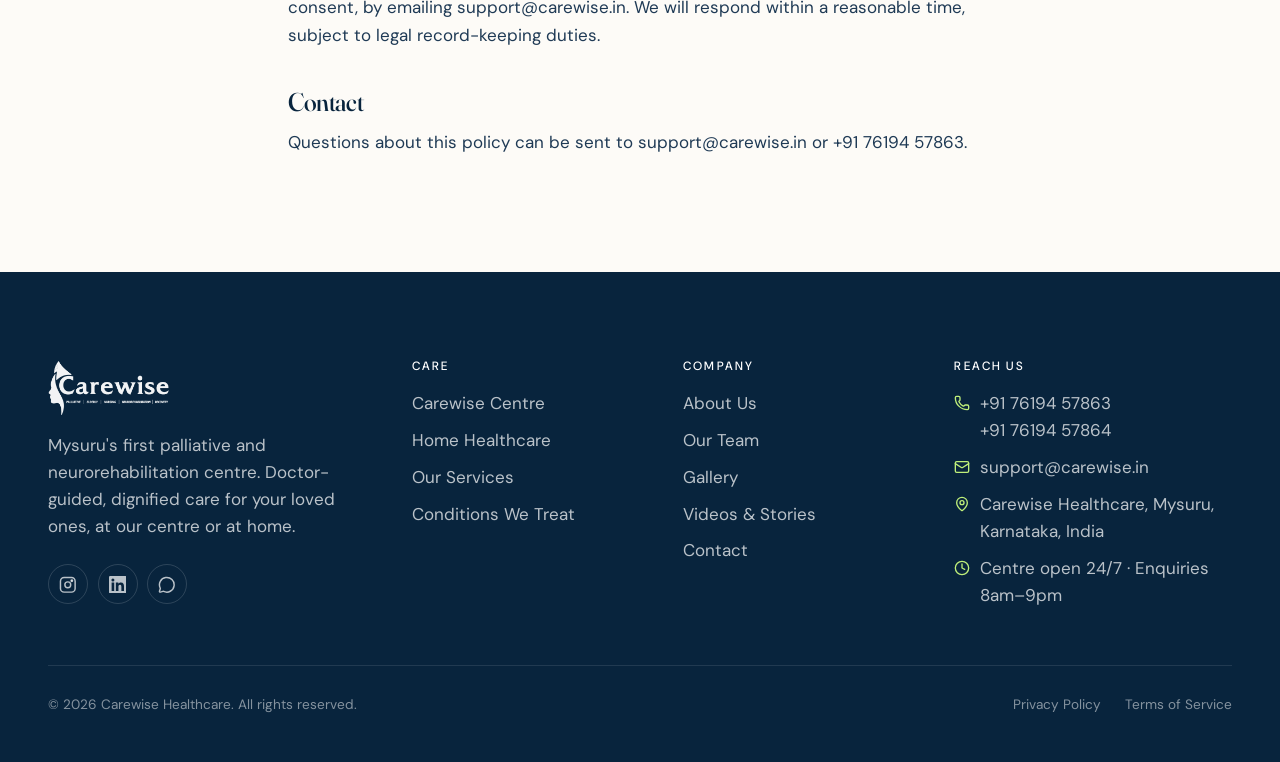
<file: privacy-policy.html>
<!DOCTYPE html>
<html lang="en-IN">
  <head>
    <meta charset="utf-8" />
    <meta name="viewport" content="width=device-width, initial-scale=1" />
    <title>Privacy Policy | Carewise Healthcare</title>
    <meta name="description" content="How Carewise Healthcare collects, uses and protects personal information." />
    <link rel="canonical" href="https://carewisemysuru.com/privacy-policy" />
    <meta name="robots" content="index, follow, max-image-preview:large, max-snippet:-1, max-video-preview:-1" />
    <meta name="theme-color" content="#0c385f" />
    <meta name="geo.region" content="IN-KA" />
    <meta name="geo.placename" content="Mysuru, Karnataka" />
    <meta property="og:type" content="website" />
    <meta property="og:site_name" content="Carewise Healthcare" />
    <meta property="og:locale" content="en_IN" />
    <meta property="og:title" content="Privacy Policy | Carewise Healthcare" />
    <meta property="og:description" content="How Carewise Healthcare collects, uses and protects personal information." />
    <meta property="og:url" content="https://carewisemysuru.com/privacy-policy" />
    <meta property="og:image" content="https://carewisemysuru.com/assets/img/og-image.jpg" />
    <meta property="og:image:width" content="1200" />
    <meta property="og:image:height" content="630" />
    <meta property="og:image:alt" content="Carewise Centre, Mysuru: neurorehabilitation, palliative and elderly care" />
    <meta name="twitter:card" content="summary_large_image" />
    <meta name="twitter:title" content="Privacy Policy | Carewise Healthcare" />
    <meta name="twitter:description" content="How Carewise Healthcare collects, uses and protects personal information." />
    <meta name="twitter:image" content="https://carewisemysuru.com/assets/img/og-image.jpg" />
    <link rel="icon" href="favicon.png" type="image/png" sizes="64x64" />
    <link rel="icon" href="assets/img/icon-192.png" type="image/png" sizes="192x192" />
    <link rel="apple-touch-icon" href="assets/img/apple-touch-icon.png" />
    <link rel="manifest" href="site.webmanifest" />
    <link rel="preload" href="assets/fonts/fraunces.woff2" as="font" type="font/woff2" crossorigin />
    <link rel="preload" href="assets/fonts/dm-sans.woff2" as="font" type="font/woff2" crossorigin />
    <link rel="stylesheet" href="assets/css/site.css?v=1794855838" />
    <link rel="stylesheet" href="assets/css/motion.css?v=1794855838" />
    <script>document.documentElement.classList.add("js");</script>
    <script type="application/ld+json">{"@context":"https://schema.org","@type":["MedicalClinic","LocalBusiness"],"@id":"https://carewisemysuru.com/#organization","name":"Carewise Centre","alternateName":"Carewise Healthcare","url":"https://carewisemysuru.com/","logo":"https://carewisemysuru.com/assets/img/logo.png","image":"https://carewisemysuru.com/assets/img/og-image.jpg","description":"Mysuru's first palliative care centre and a dedicated neurorehabilitation centre: stroke and brain or spinal injury recovery, post-surgical rehabilitation, palliative, end-of-life and elderly care with 24/7 nursing and daily doctor rounds. Home healthcare across Mysuru.","slogan":"Not just treating their condition. Celebrating their existence.","telephone":"+917619457863","email":"support@carewise.in","address":{"@type":"PostalAddress","addressLocality":"Mysuru","addressRegion":"Karnataka","addressCountry":"IN"},"areaServed":[{"@type":"City","name":"Mysuru"},{"@type":"City","name":"Bengaluru"},{"@type":"State","name":"Karnataka"}],"openingHoursSpecification":[{"@type":"OpeningHoursSpecification","dayOfWeek":["Monday","Tuesday","Wednesday","Thursday","Friday","Saturday","Sunday"],"opens":"00:00","closes":"23:59"}],"medicalSpecialty":["PhysicalMedicineAndRehabilitation","Geriatric","Neurology","PalliativeMedicine"],"availableService":[{"@type":"MedicalTherapy","name":"Neurorehabilitation","description":"Stroke, brain and spinal cord injury recovery with physiotherapy, speech and cognitive therapy."},{"@type":"MedicalTherapy","name":"Palliative care","description":"Doctor-led pain and symptom relief with 24/7 nursing."},{"@type":"MedicalTherapy","name":"Elderly care","description":"Daily living support, medication, nutrition and companionship."},{"@type":"MedicalTherapy","name":"Post-surgical rehabilitation","description":"Supervised recovery, wound care and physiotherapy after surgery."},{"@type":"MedicalTherapy","name":"Home healthcare","description":"Doctor visits, nursing, physiotherapy and lab tests at home in Mysuru."}],"sameAs":["https://www.instagram.com/carewise_mysuru/"],"foundingDate":"2020","priceRange":"₹₹"}</script>
    <script type="application/ld+json">{"@context":"https://schema.org","@type":"WebSite","@id":"https://carewisemysuru.com/#website","url":"https://carewisemysuru.com/","name":"Carewise Centre","publisher":{"@id":"https://carewisemysuru.com/#organization"},"inLanguage":"en-IN"}</script>
    <script type="application/ld+json">{"@context":"https://schema.org","@type":"WebPage","url":"https://carewisemysuru.com/privacy-policy","name":"Privacy Policy | Carewise Healthcare","description":"How Carewise Healthcare collects, uses and protects personal information.","isPartOf":{"@id":"https://carewisemysuru.com/#website"},"about":{"@id":"https://carewisemysuru.com/#organization"},"inLanguage":"en-IN"}</script>
    <script type="application/ld+json">{"@context":"https://schema.org","@type":"BreadcrumbList","itemListElement":[{"@type":"ListItem","position":1,"name":"Home","item":"https://carewisemysuru.com/"},{"@type":"ListItem","position":2,"name":"Privacy Policy","item":"https://carewisemysuru.com/privacy-policy"}]}</script>
  </head>
  <body>
    <div class="topbar">
      <div class="wrap">
        <span class="topbar-note" data-type='["Mysuru&#39;s first palliative care centre","Trusted by families for 6+ years","Doctor-guided care, 24 hours a day","Care at our centre or in your home"]'><span class="type-text">Mysuru's first palliative care centre · Trusted by families for 6+ years</span><span class="type-caret" aria-hidden="true"></span></span>
        <a href="tel:+917619457863"><i data-lucide="phone"></i> +91 76194 57863</a>
      </div>
    </div>
    <header class="header">
      <div class="wrap">
        <a class="brand" href="index.html" aria-label="Carewise home">
          <img src="assets/img/logo.png" alt="Carewise" width="916" height="420" />
        </a>
        <nav aria-label="Main">
          <ul class="nav">
            <li>
              <button type="button" aria-haspopup="true">Care Programs <i data-lucide="chevron-down"></i></button>
              <ul class="menu"><li><a href="centre.html">Carewise Centre<small>24/7 care in private & general rooms</small></a></li><li><a href="home-care.html">Home Healthcare<small>Nurses, doctors & therapy at home</small></a></li><li><a href="services.html">Our Services<small>Everything we treat and offer</small></a></li></ul>
            </li>
            <li>
              <button type="button" aria-haspopup="true">Experience <i data-lucide="chevron-down"></i></button>
              <ul class="menu"><li><a href="about.html">About Us<small>Our story and values</small></a></li><li><a href="team.html">Our Team<small>Doctor-led, verified staff</small></a></li><li><a href="gallery.html">Facility Gallery<small>Inside the centre</small></a></li><li><a href="videos.html">Videos & Stories<small>Hear from families</small></a></li></ul>
            </li><li><a href="contact.html">Contact</a></li>
          </ul>
        </nav>
        <a class="btn btn-dark header-cta" href="contact.html">Talk to our team</a>
        <button class="nav-toggle" type="button" aria-label="Menu" aria-expanded="false" aria-controls="drawer">
          <i data-lucide="menu" class="icon-menu"></i><i data-lucide="x" class="icon-close"></i>
        </button>
      </div>
    </header>
    <div class="drawer" id="drawer"><div class="drawer-inner"><div class="drawer-group"><h4>Care Programs</h4><a href="centre.html">Carewise Centre</a><a href="home-care.html">Home Healthcare</a><a href="services.html">Our Services</a></div><div class="drawer-group"><h4>Experience</h4><a href="about.html">About Us</a><a href="team.html">Our Team</a><a href="gallery.html">Facility Gallery</a><a href="videos.html">Videos & Stories</a></div><div class="drawer-group"><h4>Get in touch</h4><a href="contact.html">Contact</a></div><a class="btn btn-primary btn-lg" href="tel:+917619457863"><i data-lucide="phone"></i> Call +91 76194 57863</a></div></div>
    <main>
      <section class="page-hero">
        <div class="wrap">
          <div class="reveal">
            <span class="eyebrow">Legal</span>
            <h1>Privacy Policy</h1>
            <p class="lead">Last updated: 9 November 2026</p>
          </div>
          
        </div>
      </section>
      <section class="section ">
        <div class="wrap"><div class="prose reveal"><h2>Who we are</h2><p>Carewise Healthcare ("Carewise", "we", "us") operates the Carewise Centre in Mysuru, Karnataka and a home healthcare service. This policy explains how we handle personal information collected through this website and our services.</p><h2>Information we collect</h2><p>Contact details you share through our forms, phone or WhatsApp, such as name, phone number and email.</p><p>Health information about a patient that you choose to share so we can recommend and provide care. We treat this as sensitive personal data.</p><p>Basic technical information such as browser type and pages visited, used only to keep the website working well.</p><h2>How we use it</h2><p>To respond to enquiries, assess care needs, provide and coordinate care, send updates to the family, and meet legal and medical record-keeping obligations. We do not sell personal information.</p><h2>Sharing</h2><p>Information is shared only with the Carewise clinical team involved in care, with service providers who help us run the website or communications under confidentiality terms, or where the law requires.</p><h2>Retention and security</h2><p>Medical records are kept for the period required by Indian law. Other information is kept only as long as needed for the purpose it was collected. We use reasonable technical and organisational safeguards to protect it.</p><h2>Your rights</h2><p>You may ask to access, correct or delete your personal information, or withdraw consent, by emailing support@carewise.in. We will respond within a reasonable time, subject to legal record-keeping duties.</p><h2>Contact</h2><p>Questions about this policy can be sent to support@carewise.in or +91 76194 57863.</p></div>
        </div>
      </section>
    </main>
    <footer class="footer">
      <div class="wrap">
        <div class="footer-grid">
          <div>
            <a class="brand" href="index.html" aria-label="Carewise home">
          <img src="assets/img/logo-white.png" alt="Carewise" width="916" height="420" />
        </a>
            <p>Mysuru's first palliative and neurorehabilitation centre. Doctor-guided, dignified care for your loved ones, at our centre or at home.</p>
            <div class="social">
              <a href="https://www.instagram.com/carewise_mysuru/" aria-label="Instagram"><svg viewBox="0 0 24 24" fill="none" stroke="currentColor" stroke-width="2" stroke-linecap="round" stroke-linejoin="round"><rect x="2" y="2" width="20" height="20" rx="5"/><circle cx="12" cy="12" r="4"/><circle cx="17.5" cy="6.5" r="1" fill="currentColor"/></svg></a>
              <a href="https://linkedin.com/company/carewise" aria-label="LinkedIn"><svg viewBox="0 0 24 24" fill="currentColor"><path d="M20.45 20.45h-3.56v-5.57c0-1.33-.03-3.04-1.85-3.04-1.85 0-2.14 1.45-2.14 2.94v5.67H9.35V9h3.41v1.56h.05c.48-.9 1.64-1.85 3.37-1.85 3.6 0 4.27 2.37 4.27 5.46v6.28zM5.34 7.43a2.06 2.06 0 1 1 0-4.13 2.06 2.06 0 0 1 0 4.13zM7.12 20.45H3.56V9h3.56v11.45zM22.22 0H1.77C.79 0 0 .77 0 1.73v20.54C0 23.23.79 24 1.77 24h20.45c.98 0 1.78-.77 1.78-1.73V1.73C24 .77 23.2 0 22.22 0z"/></svg></a>
              <a href="https://wa.me/917619457863" aria-label="WhatsApp"><i data-lucide="message-circle"></i></a>
            </div>
          </div>
          <div>
            <h4>Care</h4>
            <ul>
              <li><a href="centre.html">Carewise Centre</a></li>
              <li><a href="home-care.html">Home Healthcare</a></li>
              <li><a href="services.html">Our Services</a></li>
              <li><a href="services.html#conditions">Conditions We Treat</a></li>
            </ul>
          </div>
          <div>
            <h4>Company</h4>
            <ul>
              <li><a href="about.html">About Us</a></li>
              <li><a href="team.html">Our Team</a></li>
              <li><a href="gallery.html">Gallery</a></li>
              <li><a href="videos.html">Videos &amp; Stories</a></li>
              <li><a href="contact.html">Contact</a></li>
            </ul>
          </div>
          <div>
            <h4>Reach us</h4>
            <ul class="footer-contact">
              <li><i data-lucide="phone"></i><span><a href="tel:+917619457863">+91 76194 57863</a><br /><a href="tel:+917619457864">+91 76194 57864</a></span></li>
              <li><i data-lucide="mail"></i><a href="mailto:support@carewise.in">support@carewise.in</a></li>
              <li><i data-lucide="map-pin"></i><span>Carewise Healthcare, Mysuru, Karnataka, India</span></li>
              <li><i data-lucide="clock"></i><span>Centre open 24/7 · Enquiries 8am–9pm</span></li>
            </ul>
          </div>
        </div>
        <div class="footer-bottom">
          <p>© 2026 Carewise Healthcare. All rights reserved.</p>
          <nav aria-label="Legal">
            <a href="privacy-policy.html">Privacy Policy</a>
            <a href="terms-of-service.html">Terms of Service</a>
          </nav>
        </div>
      </div>
    </footer>
    
    <div class="vt-lightbox" id="vt-lightbox" hidden aria-modal="true" role="dialog" aria-label="Video testimonial">
      <button class="vt-lb-close" type="button" aria-label="Close"><i data-lucide="x"></i></button>
      <button class="vt-lb-nav vt-lb-prev" type="button" aria-label="Previous video"><i data-lucide="chevron-left"></i></button>
      <div class="vt-lb-frame">
        <video class="vt-lb-video" playsinline controls preload="metadata"></video>
        <div class="vt-lb-caption"><strong></strong><span></span></div>
      </div>
      <button class="vt-lb-nav vt-lb-next" type="button" aria-label="Next video"><i data-lucide="chevron-right"></i></button>
    </div>
    
    <div class="vt-lightbox img-lightbox" id="img-lightbox" hidden aria-modal="true" role="dialog" aria-label="Photo">
      <button class="vt-lb-close" type="button" aria-label="Close"><i data-lucide="x"></i></button>
      <button class="vt-lb-nav vt-lb-prev" type="button" aria-label="Previous photo"><i data-lucide="chevron-left"></i></button>
      <figure class="img-lb-frame">
        <img class="img-lb-img" alt="" />
        <figcaption class="img-lb-caption"></figcaption>
      </figure>
      <button class="vt-lb-nav vt-lb-next" type="button" aria-label="Next photo"><i data-lucide="chevron-right"></i></button>
    </div>
    <div class="sticky-bar">
      <a class="btn btn-dark" href="tel:+917619457863" aria-label="Call +91 76194 57863"><i data-lucide="phone"></i><span>Call +91 76194 57863</span></a>
      <a class="btn btn-wa" href="https://wa.me/917619457863" aria-label="Chat on WhatsApp"><i data-lucide="message-circle"></i><span>Chat on WhatsApp</span></a>
    </div>
    <script src="assets/js/lucide.min.js?v=1794855838"></script>
    <script src="assets/js/site.js?v=1794855838"></script>
    <script src="assets/js/motion.js?v=1794855838"></script>
  </body>
</html>
</file>
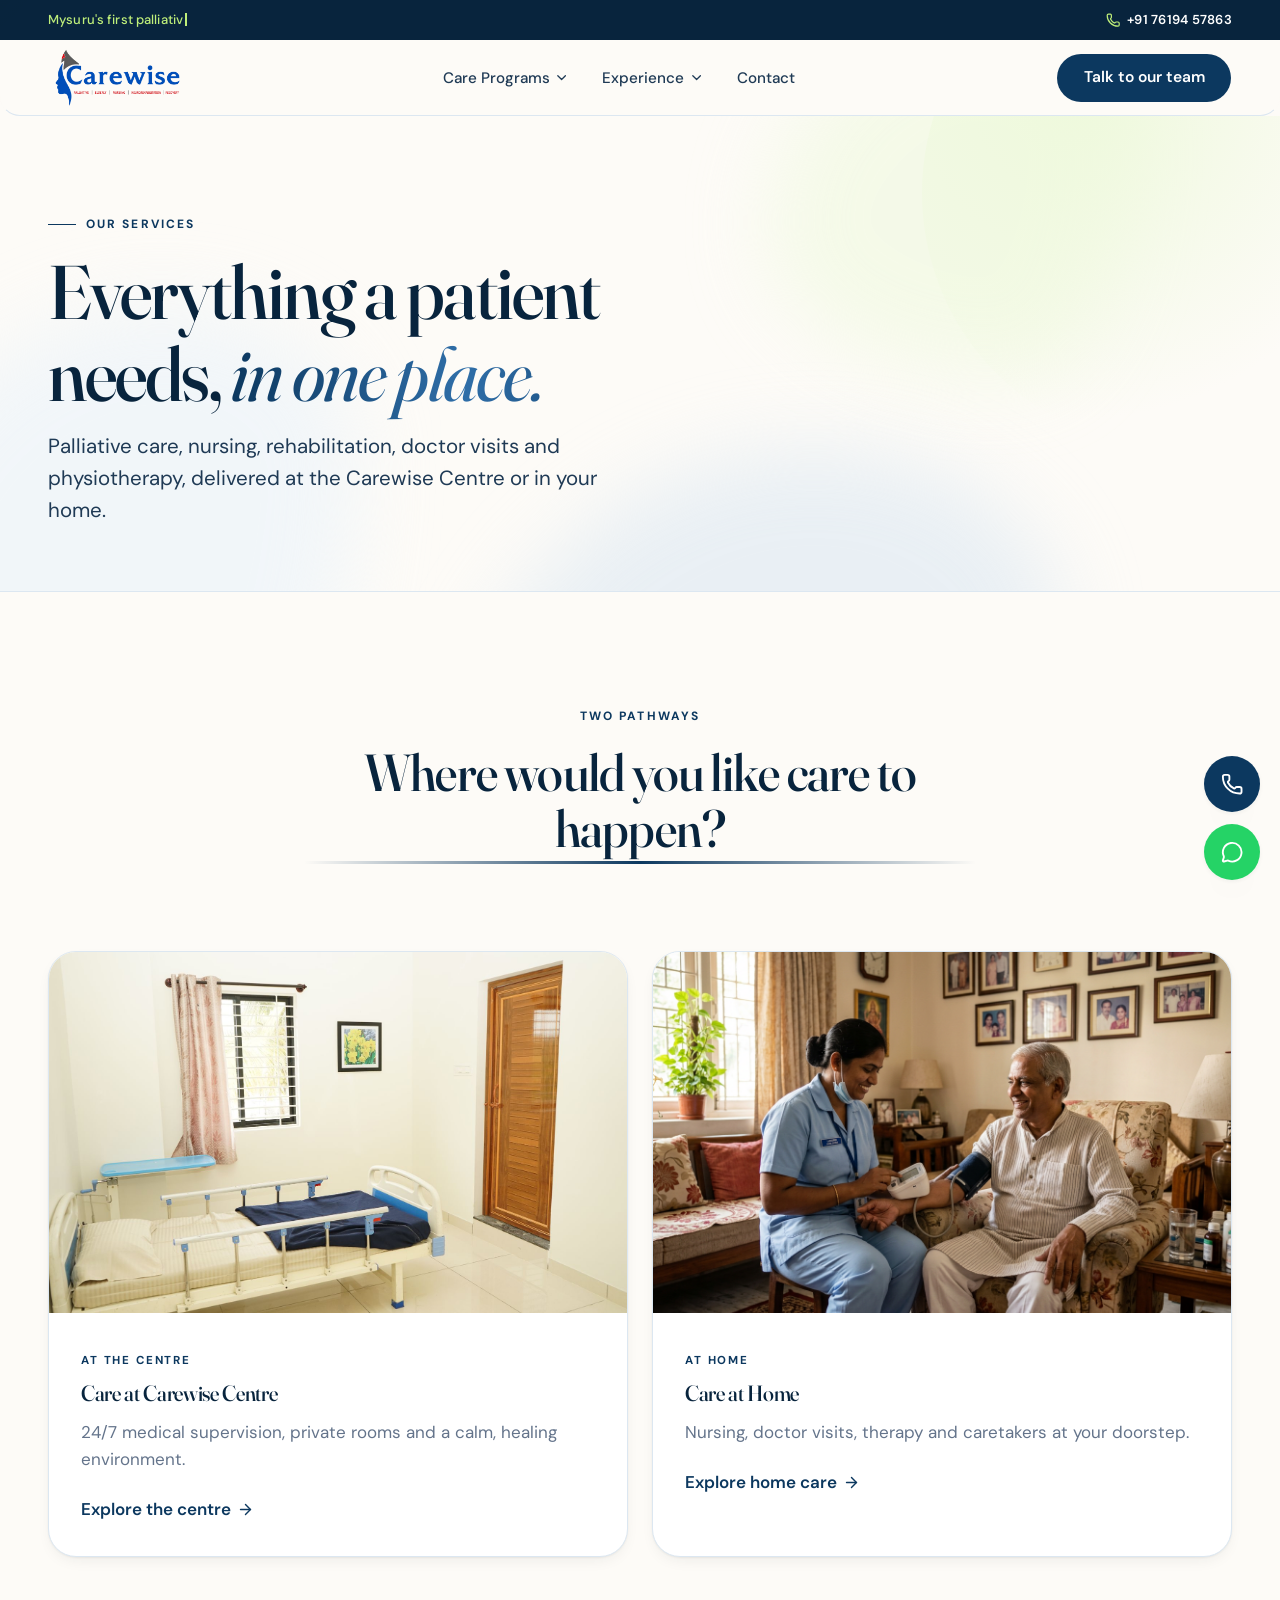
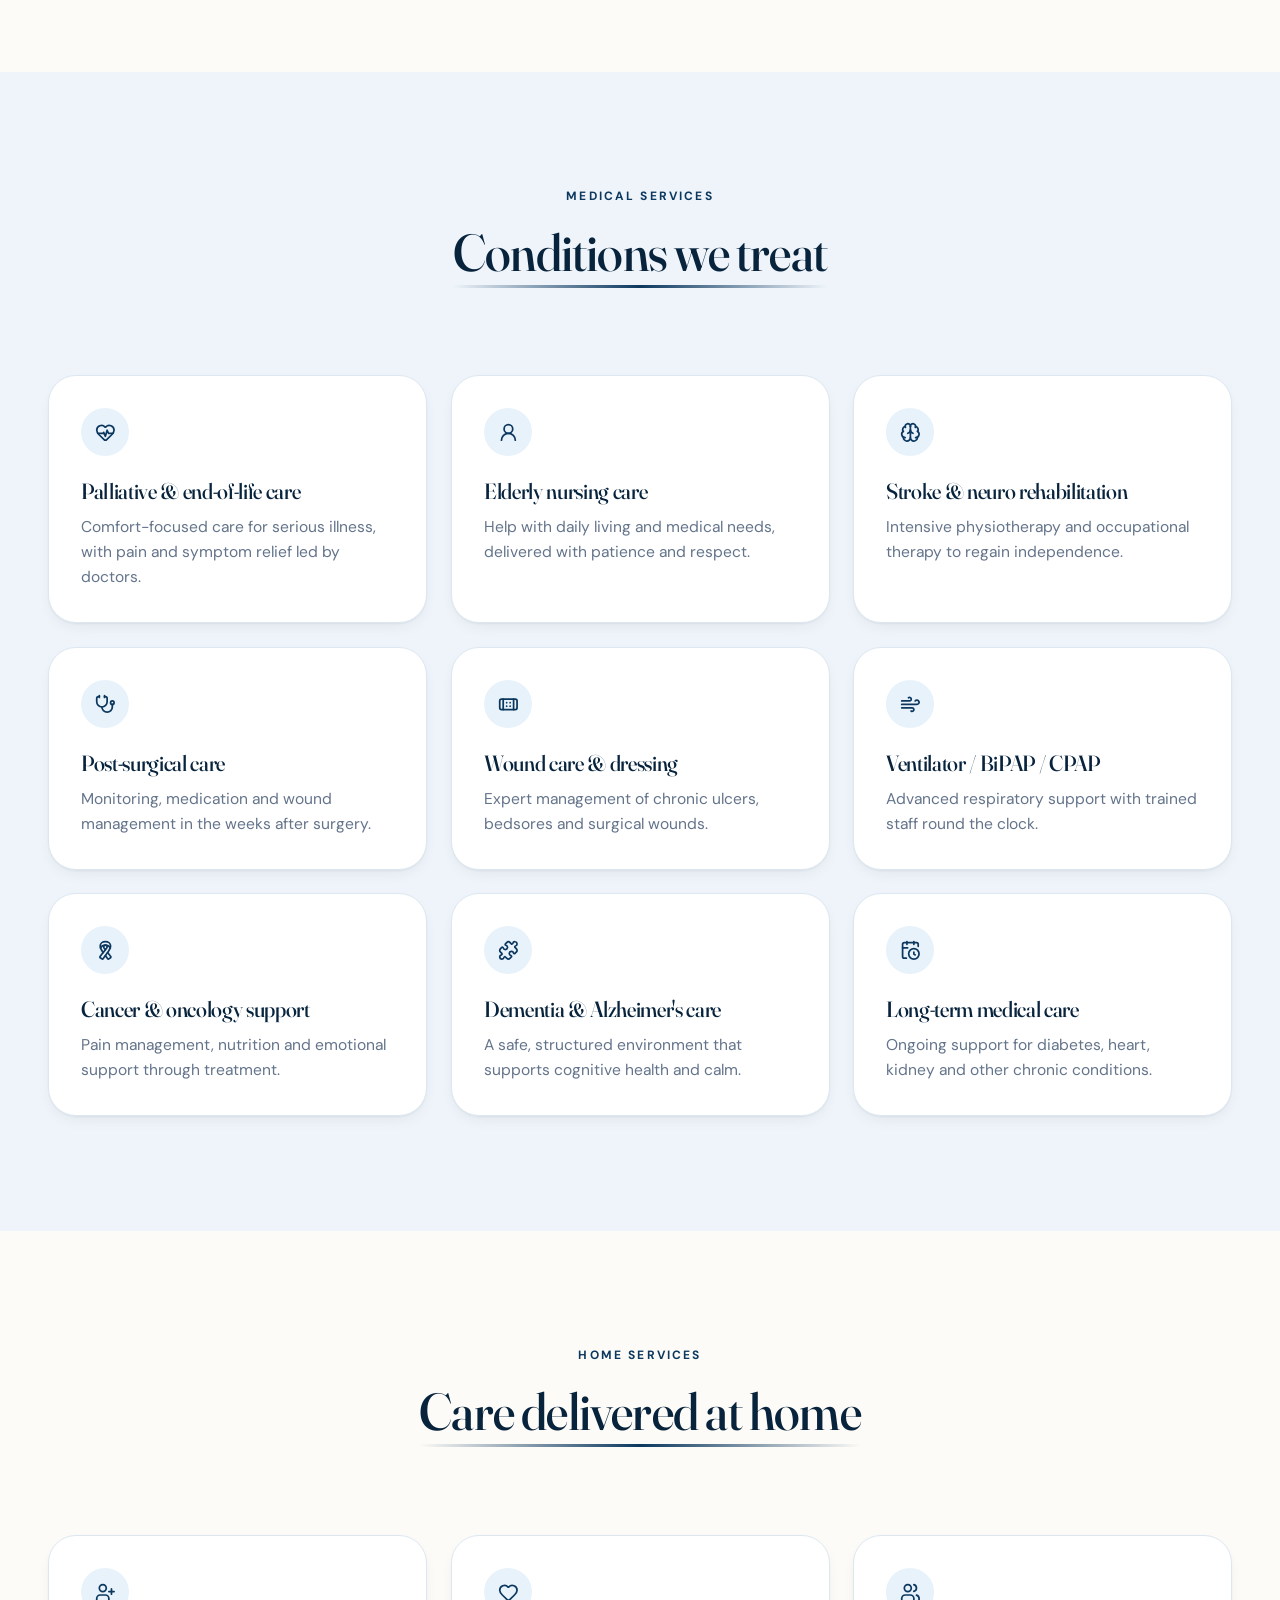
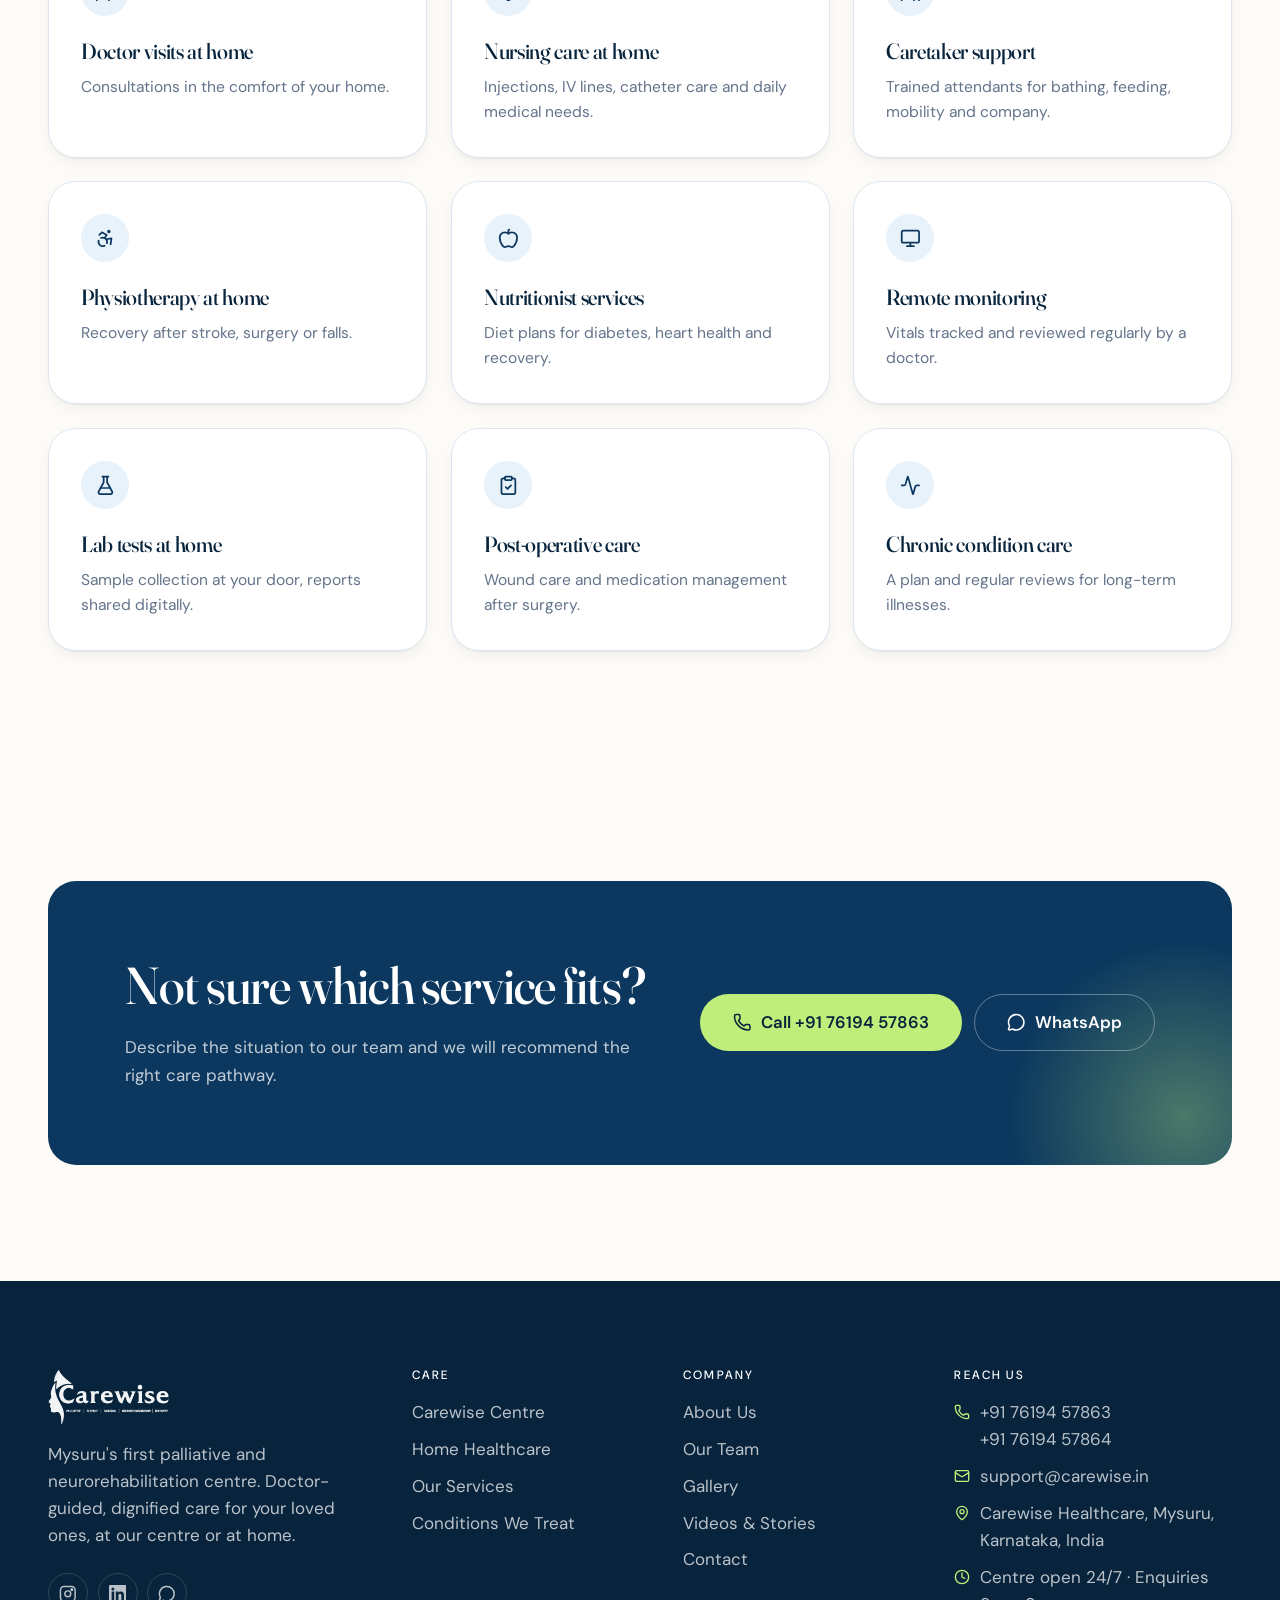
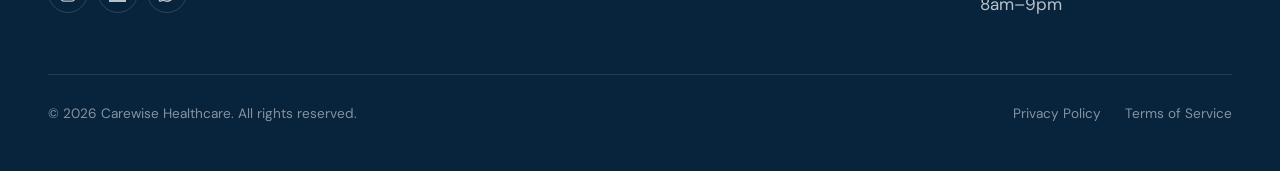
<file: services.html>
<!DOCTYPE html>
<html lang="en-IN">
  <head>
    <meta charset="utf-8" />
    <meta name="viewport" content="width=device-width, initial-scale=1" />
    <title>Services | Neurorehabilitation, Palliative, Elderly &amp; Home Care in Mysuru</title>
    <meta name="description" content="Stroke rehabilitation, brain and spinal injury recovery, post-surgical rehab, palliative, end-of-life, dementia and elderly care at Carewise Centre or at home in Mysuru." />
    <link rel="canonical" href="https://carewisemysuru.com/services" />
    <meta name="robots" content="index, follow, max-image-preview:large, max-snippet:-1, max-video-preview:-1" />
    <meta name="theme-color" content="#0c385f" />
    <meta name="geo.region" content="IN-KA" />
    <meta name="geo.placename" content="Mysuru, Karnataka" />
    <meta property="og:type" content="website" />
    <meta property="og:site_name" content="Carewise Healthcare" />
    <meta property="og:locale" content="en_IN" />
    <meta property="og:title" content="Services | Neurorehabilitation, Palliative, Elderly & Home Care in Mysuru" />
    <meta property="og:description" content="Stroke rehabilitation, brain and spinal injury recovery, post-surgical rehab, palliative, end-of-life, dementia and elderly care at Carewise Centre or at home in Mysuru." />
    <meta property="og:url" content="https://carewisemysuru.com/services" />
    <meta property="og:image" content="https://carewisemysuru.com/assets/img/og-image.jpg" />
    <meta property="og:image:width" content="1200" />
    <meta property="og:image:height" content="630" />
    <meta property="og:image:alt" content="Carewise Centre, Mysuru: neurorehabilitation, palliative and elderly care" />
    <meta name="twitter:card" content="summary_large_image" />
    <meta name="twitter:title" content="Services | Neurorehabilitation, Palliative, Elderly & Home Care in Mysuru" />
    <meta name="twitter:description" content="Stroke rehabilitation, brain and spinal injury recovery, post-surgical rehab, palliative, end-of-life, dementia and elderly care at Carewise Centre or at home in Mysuru." />
    <meta name="twitter:image" content="https://carewisemysuru.com/assets/img/og-image.jpg" />
    <link rel="icon" href="favicon.png" type="image/png" sizes="64x64" />
    <link rel="icon" href="assets/img/icon-192.png" type="image/png" sizes="192x192" />
    <link rel="apple-touch-icon" href="assets/img/apple-touch-icon.png" />
    <link rel="manifest" href="site.webmanifest" />
    <link rel="preload" href="assets/fonts/fraunces.woff2" as="font" type="font/woff2" crossorigin />
    <link rel="preload" href="assets/fonts/dm-sans.woff2" as="font" type="font/woff2" crossorigin />
    <link rel="stylesheet" href="assets/css/site.css?v=1794855838" />
    <link rel="stylesheet" href="assets/css/motion.css?v=1794855838" />
    <script>document.documentElement.classList.add("js");</script>
    <script type="application/ld+json">{"@context":"https://schema.org","@type":["MedicalClinic","LocalBusiness"],"@id":"https://carewisemysuru.com/#organization","name":"Carewise Centre","alternateName":"Carewise Healthcare","url":"https://carewisemysuru.com/","logo":"https://carewisemysuru.com/assets/img/logo.png","image":"https://carewisemysuru.com/assets/img/og-image.jpg","description":"Mysuru's first palliative care centre and a dedicated neurorehabilitation centre: stroke and brain or spinal injury recovery, post-surgical rehabilitation, palliative, end-of-life and elderly care with 24/7 nursing and daily doctor rounds. Home healthcare across Mysuru.","slogan":"Not just treating their condition. Celebrating their existence.","telephone":"+917619457863","email":"support@carewise.in","address":{"@type":"PostalAddress","addressLocality":"Mysuru","addressRegion":"Karnataka","addressCountry":"IN"},"areaServed":[{"@type":"City","name":"Mysuru"},{"@type":"City","name":"Bengaluru"},{"@type":"State","name":"Karnataka"}],"openingHoursSpecification":[{"@type":"OpeningHoursSpecification","dayOfWeek":["Monday","Tuesday","Wednesday","Thursday","Friday","Saturday","Sunday"],"opens":"00:00","closes":"23:59"}],"medicalSpecialty":["PhysicalMedicineAndRehabilitation","Geriatric","Neurology","PalliativeMedicine"],"availableService":[{"@type":"MedicalTherapy","name":"Neurorehabilitation","description":"Stroke, brain and spinal cord injury recovery with physiotherapy, speech and cognitive therapy."},{"@type":"MedicalTherapy","name":"Palliative care","description":"Doctor-led pain and symptom relief with 24/7 nursing."},{"@type":"MedicalTherapy","name":"Elderly care","description":"Daily living support, medication, nutrition and companionship."},{"@type":"MedicalTherapy","name":"Post-surgical rehabilitation","description":"Supervised recovery, wound care and physiotherapy after surgery."},{"@type":"MedicalTherapy","name":"Home healthcare","description":"Doctor visits, nursing, physiotherapy and lab tests at home in Mysuru."}],"sameAs":["https://www.instagram.com/carewise_mysuru/"],"foundingDate":"2020","priceRange":"₹₹"}</script>
    <script type="application/ld+json">{"@context":"https://schema.org","@type":"WebSite","@id":"https://carewisemysuru.com/#website","url":"https://carewisemysuru.com/","name":"Carewise Centre","publisher":{"@id":"https://carewisemysuru.com/#organization"},"inLanguage":"en-IN"}</script>
    <script type="application/ld+json">{"@context":"https://schema.org","@type":"WebPage","url":"https://carewisemysuru.com/services","name":"Services | Neurorehabilitation, Palliative, Elderly & Home Care in Mysuru","description":"Stroke rehabilitation, brain and spinal injury recovery, post-surgical rehab, palliative, end-of-life, dementia and elderly care at Carewise Centre or at home in Mysuru.","isPartOf":{"@id":"https://carewisemysuru.com/#website"},"about":{"@id":"https://carewisemysuru.com/#organization"},"inLanguage":"en-IN"}</script>
    <script type="application/ld+json">{"@context":"https://schema.org","@type":"BreadcrumbList","itemListElement":[{"@type":"ListItem","position":1,"name":"Home","item":"https://carewisemysuru.com/"},{"@type":"ListItem","position":2,"name":"Services","item":"https://carewisemysuru.com/services"}]}</script>
  </head>
  <body>
    <div class="topbar">
      <div class="wrap">
        <span class="topbar-note" data-type='["Mysuru&#39;s first palliative care centre","Trusted by families for 6+ years","Doctor-guided care, 24 hours a day","Care at our centre or in your home"]'><span class="type-text">Mysuru's first palliative care centre · Trusted by families for 6+ years</span><span class="type-caret" aria-hidden="true"></span></span>
        <a href="tel:+917619457863"><i data-lucide="phone"></i> +91 76194 57863</a>
      </div>
    </div>
    <header class="header">
      <div class="wrap">
        <a class="brand" href="index.html" aria-label="Carewise home">
          <img src="assets/img/logo.png" alt="Carewise" width="916" height="420" />
        </a>
        <nav aria-label="Main">
          <ul class="nav">
            <li>
              <button type="button" aria-haspopup="true">Care Programs <i data-lucide="chevron-down"></i></button>
              <ul class="menu"><li><a href="centre.html">Carewise Centre<small>24/7 care in private & general rooms</small></a></li><li><a href="home-care.html">Home Healthcare<small>Nurses, doctors & therapy at home</small></a></li><li><a href="services.html" aria-current="page">Our Services<small>Everything we treat and offer</small></a></li></ul>
            </li>
            <li>
              <button type="button" aria-haspopup="true">Experience <i data-lucide="chevron-down"></i></button>
              <ul class="menu"><li><a href="about.html">About Us<small>Our story and values</small></a></li><li><a href="team.html">Our Team<small>Doctor-led, verified staff</small></a></li><li><a href="gallery.html">Facility Gallery<small>Inside the centre</small></a></li><li><a href="videos.html">Videos & Stories<small>Hear from families</small></a></li></ul>
            </li><li><a href="contact.html">Contact</a></li>
          </ul>
        </nav>
        <a class="btn btn-dark header-cta" href="contact.html">Talk to our team</a>
        <button class="nav-toggle" type="button" aria-label="Menu" aria-expanded="false" aria-controls="drawer">
          <i data-lucide="menu" class="icon-menu"></i><i data-lucide="x" class="icon-close"></i>
        </button>
      </div>
    </header>
    <div class="drawer" id="drawer"><div class="drawer-inner"><div class="drawer-group"><h4>Care Programs</h4><a href="centre.html">Carewise Centre</a><a href="home-care.html">Home Healthcare</a><a href="services.html" aria-current="page">Our Services</a></div><div class="drawer-group"><h4>Experience</h4><a href="about.html">About Us</a><a href="team.html">Our Team</a><a href="gallery.html">Facility Gallery</a><a href="videos.html">Videos & Stories</a></div><div class="drawer-group"><h4>Get in touch</h4><a href="contact.html">Contact</a></div><a class="btn btn-primary btn-lg" href="tel:+917619457863"><i data-lucide="phone"></i> Call +91 76194 57863</a></div></div>
    <main>
      <section class="page-hero">
        <div class="wrap">
          <div class="reveal">
            <span class="eyebrow">Our services</span>
            <h1>Everything a patient needs, <span class='serif-italic'>in one place.</span></h1>
            <p class="lead">Palliative care, nursing, rehabilitation, doctor visits and physiotherapy, delivered at the Carewise Centre or in your home.</p>
          </div>
          
        </div>
      </section>
      <section class="section ">
        <div class="wrap">
          <div class="section-head center reveal">
            <span class="eyebrow">Two pathways</span>
            <h2 class="measure">Where would you like care to happen?</h2>
            
          </div>
          <div class="grid grid-2">
            <a class="pathway reveal" href="centre.html"><img src="assets/img/facility/facility-03.jpg" alt="Private room at Carewise Centre, Mysuru" loading="lazy" /><div class="pathway-body"><span class="tag">At the centre</span><h3>Care at Carewise Centre</h3><p>24/7 medical supervision, private rooms and a calm, healing environment.</p><span class="text-link">Explore the centre <i data-lucide="arrow-right"></i></span></div></a>
            <a class="pathway reveal" href="home-care.html"><img src="assets/img/home-care-nurse-visit.png" alt="Nurse visiting an elderly man at home" loading="lazy" /><div class="pathway-body"><span class="tag">At home</span><h3>Care at Home</h3><p>Nursing, doctor visits, therapy and caretakers at your doorstep.</p><span class="text-link">Explore home care <i data-lucide="arrow-right"></i></span></div></a>
          </div>
        </div>
      </section>
      <section class="section bg-sand" id="conditions">
        <div class="wrap">
          <div class="section-head center reveal">
            <span class="eyebrow">Medical services</span>
            <h2 class="measure">Conditions we treat</h2>
            
          </div><div class="grid grid-3">
            <article class="card reveal">
              <span class="ico-ring"><i data-lucide="heart-pulse"></i></span>
              <h3>Palliative &amp; end-of-life care</h3>
              <p>Comfort-focused care for serious illness, with pain and symptom relief led by doctors.</p>
            </article>
            <article class="card reveal">
              <span class="ico-ring"><i data-lucide="user-round"></i></span>
              <h3>Elderly nursing care</h3>
              <p>Help with daily living and medical needs, delivered with patience and respect.</p>
            </article>
            <article class="card reveal">
              <span class="ico-ring"><i data-lucide="brain"></i></span>
              <h3>Stroke &amp; neuro rehabilitation</h3>
              <p>Intensive physiotherapy and occupational therapy to regain independence.</p>
            </article>
            <article class="card reveal">
              <span class="ico-ring"><i data-lucide="stethoscope"></i></span>
              <h3>Post-surgical care</h3>
              <p>Monitoring, medication and wound management in the weeks after surgery.</p>
            </article>
            <article class="card reveal">
              <span class="ico-ring"><i data-lucide="bandage"></i></span>
              <h3>Wound care &amp; dressing</h3>
              <p>Expert management of chronic ulcers, bedsores and surgical wounds.</p>
            </article>
            <article class="card reveal">
              <span class="ico-ring"><i data-lucide="wind"></i></span>
              <h3>Ventilator / BiPAP / CPAP</h3>
              <p>Advanced respiratory support with trained staff round the clock.</p>
            </article>
            <article class="card reveal">
              <span class="ico-ring"><i data-lucide="ribbon"></i></span>
              <h3>Cancer &amp; oncology support</h3>
              <p>Pain management, nutrition and emotional support through treatment.</p>
            </article>
            <article class="card reveal">
              <span class="ico-ring"><i data-lucide="puzzle"></i></span>
              <h3>Dementia &amp; Alzheimer's care</h3>
              <p>A safe, structured environment that supports cognitive health and calm.</p>
            </article>
            <article class="card reveal">
              <span class="ico-ring"><i data-lucide="calendar-clock"></i></span>
              <h3>Long-term medical care</h3>
              <p>Ongoing support for diabetes, heart, kidney and other chronic conditions.</p>
            </article></div>
        </div>
      </section>
      <section class="section " id="home">
        <div class="wrap">
          <div class="section-head center reveal">
            <span class="eyebrow">Home services</span>
            <h2 class="measure">Care delivered at home</h2>
            
          </div><div class="grid grid-3">
            <article class="card reveal">
              <span class="ico-ring"><i data-lucide="user-plus"></i></span>
              <h3>Doctor visits at home</h3>
              <p>Consultations in the comfort of your home.</p>
            </article>
            <article class="card reveal">
              <span class="ico-ring"><i data-lucide="heart"></i></span>
              <h3>Nursing care at home</h3>
              <p>Injections, IV lines, catheter care and daily medical needs.</p>
            </article>
            <article class="card reveal">
              <span class="ico-ring"><i data-lucide="users"></i></span>
              <h3>Caretaker support</h3>
              <p>Trained attendants for bathing, feeding, mobility and company.</p>
            </article>
            <article class="card reveal">
              <span class="ico-ring"><i data-lucide="accessibility"></i></span>
              <h3>Physiotherapy at home</h3>
              <p>Recovery after stroke, surgery or falls.</p>
            </article>
            <article class="card reveal">
              <span class="ico-ring"><i data-lucide="apple"></i></span>
              <h3>Nutritionist services</h3>
              <p>Diet plans for diabetes, heart health and recovery.</p>
            </article>
            <article class="card reveal">
              <span class="ico-ring"><i data-lucide="monitor"></i></span>
              <h3>Remote monitoring</h3>
              <p>Vitals tracked and reviewed regularly by a doctor.</p>
            </article>
            <article class="card reveal">
              <span class="ico-ring"><i data-lucide="flask-conical"></i></span>
              <h3>Lab tests at home</h3>
              <p>Sample collection at your door, reports shared digitally.</p>
            </article>
            <article class="card reveal">
              <span class="ico-ring"><i data-lucide="clipboard-check"></i></span>
              <h3>Post-operative care</h3>
              <p>Wound care and medication management after surgery.</p>
            </article>
            <article class="card reveal">
              <span class="ico-ring"><i data-lucide="activity"></i></span>
              <h3>Chronic condition care</h3>
              <p>A plan and regular reviews for long-term illnesses.</p>
            </article></div>
        </div>
      </section>
      <section class="section ">
        <div class="wrap">
          <div class="cta reveal">
            <div><h2>Not sure which service fits?</h2><p>Describe the situation to our team and we will recommend the right care pathway.</p></div>
            <div class="cta-actions">
              <a class="btn btn-primary btn-lg" href="tel:+917619457863"><i data-lucide="phone"></i> Call +91 76194 57863</a>
              <a class="btn btn-ghost-light btn-lg" href="https://wa.me/917619457863"><i data-lucide="message-circle"></i> WhatsApp</a>
            </div>
          </div>
        </div>
      </section>
    </main>
    <footer class="footer">
      <div class="wrap">
        <div class="footer-grid">
          <div>
            <a class="brand" href="index.html" aria-label="Carewise home">
          <img src="assets/img/logo-white.png" alt="Carewise" width="916" height="420" />
        </a>
            <p>Mysuru's first palliative and neurorehabilitation centre. Doctor-guided, dignified care for your loved ones, at our centre or at home.</p>
            <div class="social">
              <a href="https://www.instagram.com/carewise_mysuru/" aria-label="Instagram"><svg viewBox="0 0 24 24" fill="none" stroke="currentColor" stroke-width="2" stroke-linecap="round" stroke-linejoin="round"><rect x="2" y="2" width="20" height="20" rx="5"/><circle cx="12" cy="12" r="4"/><circle cx="17.5" cy="6.5" r="1" fill="currentColor"/></svg></a>
              <a href="https://linkedin.com/company/carewise" aria-label="LinkedIn"><svg viewBox="0 0 24 24" fill="currentColor"><path d="M20.45 20.45h-3.56v-5.57c0-1.33-.03-3.04-1.85-3.04-1.85 0-2.14 1.45-2.14 2.94v5.67H9.35V9h3.41v1.56h.05c.48-.9 1.64-1.85 3.37-1.85 3.6 0 4.27 2.37 4.27 5.46v6.28zM5.34 7.43a2.06 2.06 0 1 1 0-4.13 2.06 2.06 0 0 1 0 4.13zM7.12 20.45H3.56V9h3.56v11.45zM22.22 0H1.77C.79 0 0 .77 0 1.73v20.54C0 23.23.79 24 1.77 24h20.45c.98 0 1.78-.77 1.78-1.73V1.73C24 .77 23.2 0 22.22 0z"/></svg></a>
              <a href="https://wa.me/917619457863" aria-label="WhatsApp"><i data-lucide="message-circle"></i></a>
            </div>
          </div>
          <div>
            <h4>Care</h4>
            <ul>
              <li><a href="centre.html">Carewise Centre</a></li>
              <li><a href="home-care.html">Home Healthcare</a></li>
              <li><a href="services.html">Our Services</a></li>
              <li><a href="services.html#conditions">Conditions We Treat</a></li>
            </ul>
          </div>
          <div>
            <h4>Company</h4>
            <ul>
              <li><a href="about.html">About Us</a></li>
              <li><a href="team.html">Our Team</a></li>
              <li><a href="gallery.html">Gallery</a></li>
              <li><a href="videos.html">Videos &amp; Stories</a></li>
              <li><a href="contact.html">Contact</a></li>
            </ul>
          </div>
          <div>
            <h4>Reach us</h4>
            <ul class="footer-contact">
              <li><i data-lucide="phone"></i><span><a href="tel:+917619457863">+91 76194 57863</a><br /><a href="tel:+917619457864">+91 76194 57864</a></span></li>
              <li><i data-lucide="mail"></i><a href="mailto:support@carewise.in">support@carewise.in</a></li>
              <li><i data-lucide="map-pin"></i><span>Carewise Healthcare, Mysuru, Karnataka, India</span></li>
              <li><i data-lucide="clock"></i><span>Centre open 24/7 · Enquiries 8am–9pm</span></li>
            </ul>
          </div>
        </div>
        <div class="footer-bottom">
          <p>© 2026 Carewise Healthcare. All rights reserved.</p>
          <nav aria-label="Legal">
            <a href="privacy-policy.html">Privacy Policy</a>
            <a href="terms-of-service.html">Terms of Service</a>
          </nav>
        </div>
      </div>
    </footer>
    
    <div class="vt-lightbox" id="vt-lightbox" hidden aria-modal="true" role="dialog" aria-label="Video testimonial">
      <button class="vt-lb-close" type="button" aria-label="Close"><i data-lucide="x"></i></button>
      <button class="vt-lb-nav vt-lb-prev" type="button" aria-label="Previous video"><i data-lucide="chevron-left"></i></button>
      <div class="vt-lb-frame">
        <video class="vt-lb-video" playsinline controls preload="metadata"></video>
        <div class="vt-lb-caption"><strong></strong><span></span></div>
      </div>
      <button class="vt-lb-nav vt-lb-next" type="button" aria-label="Next video"><i data-lucide="chevron-right"></i></button>
    </div>
    
    <div class="vt-lightbox img-lightbox" id="img-lightbox" hidden aria-modal="true" role="dialog" aria-label="Photo">
      <button class="vt-lb-close" type="button" aria-label="Close"><i data-lucide="x"></i></button>
      <button class="vt-lb-nav vt-lb-prev" type="button" aria-label="Previous photo"><i data-lucide="chevron-left"></i></button>
      <figure class="img-lb-frame">
        <img class="img-lb-img" alt="" />
        <figcaption class="img-lb-caption"></figcaption>
      </figure>
      <button class="vt-lb-nav vt-lb-next" type="button" aria-label="Next photo"><i data-lucide="chevron-right"></i></button>
    </div>
    <div class="sticky-bar">
      <a class="btn btn-dark" href="tel:+917619457863" aria-label="Call +91 76194 57863"><i data-lucide="phone"></i><span>Call +91 76194 57863</span></a>
      <a class="btn btn-wa" href="https://wa.me/917619457863" aria-label="Chat on WhatsApp"><i data-lucide="message-circle"></i><span>Chat on WhatsApp</span></a>
    </div>
    <script src="assets/js/lucide.min.js?v=1794855838"></script>
    <script src="assets/js/site.js?v=1794855838"></script>
    <script src="assets/js/motion.js?v=1794855838"></script>
  </body>
</html>
</file>
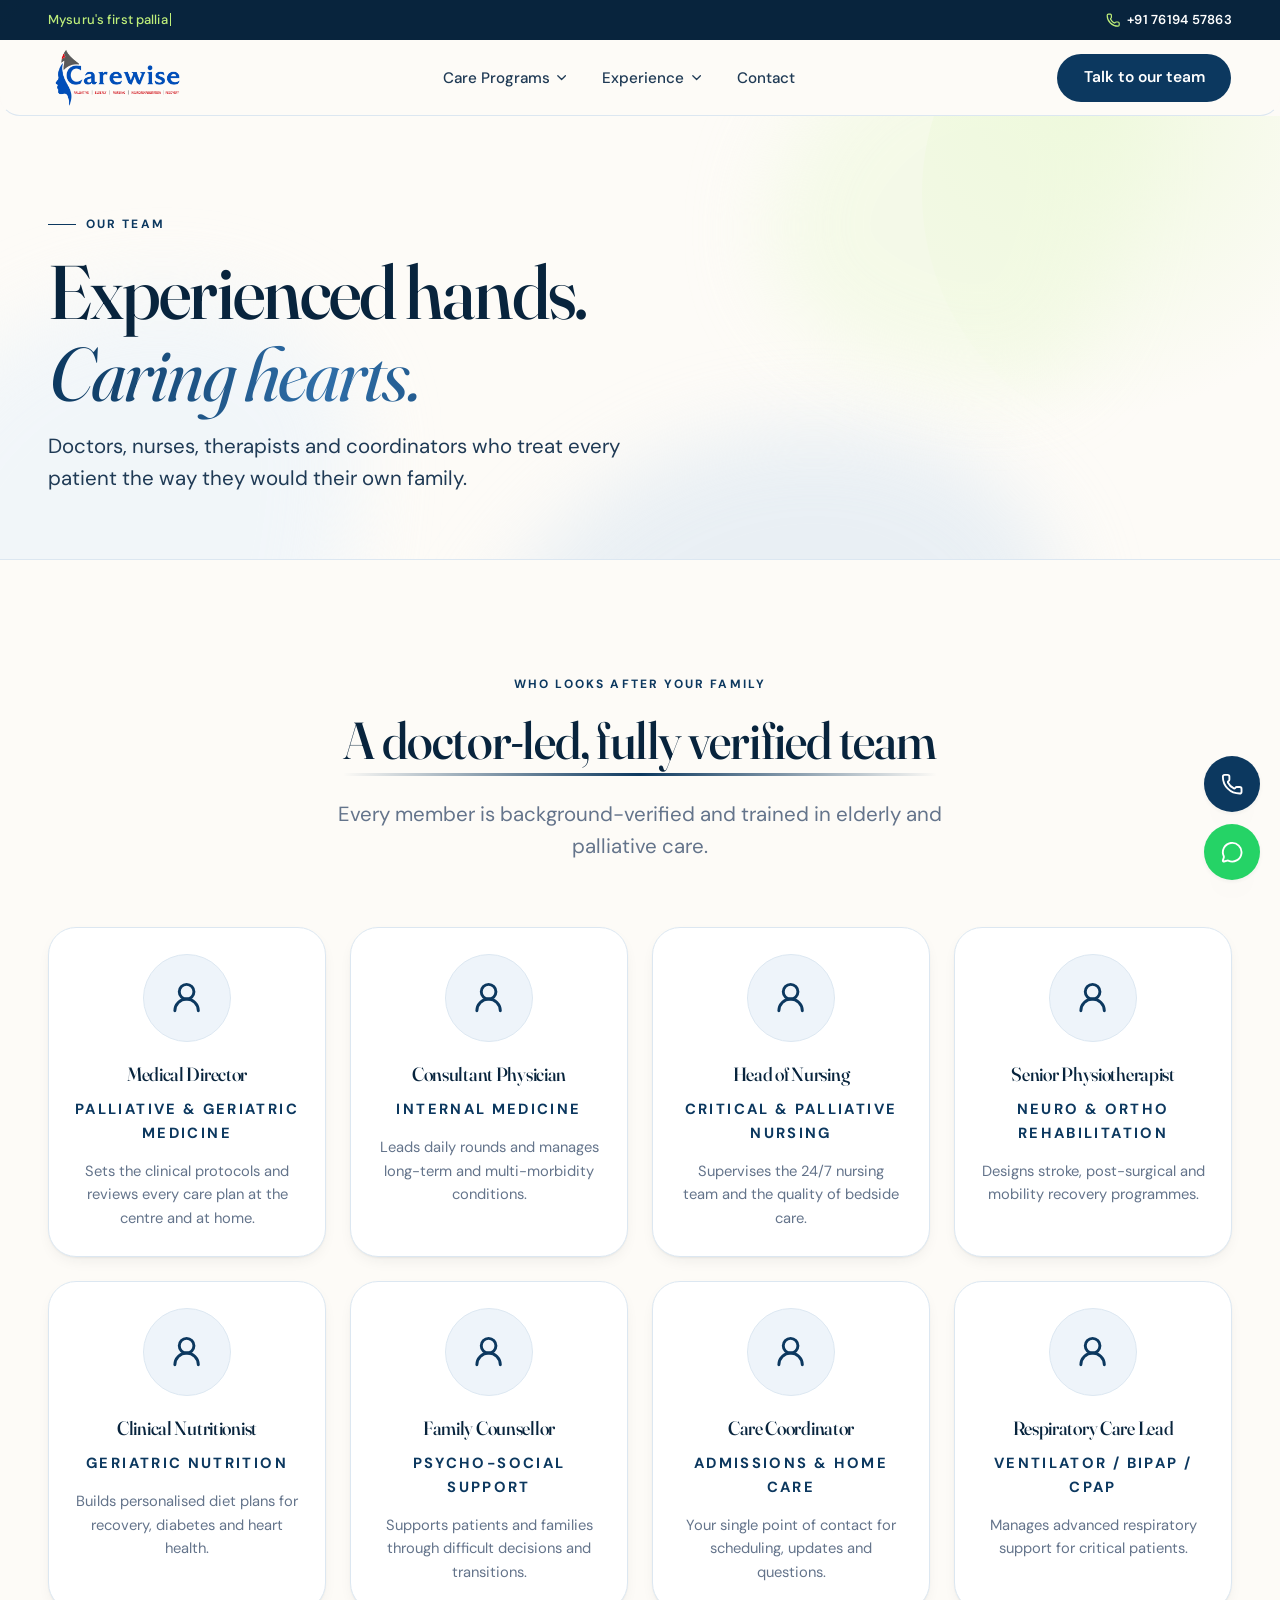
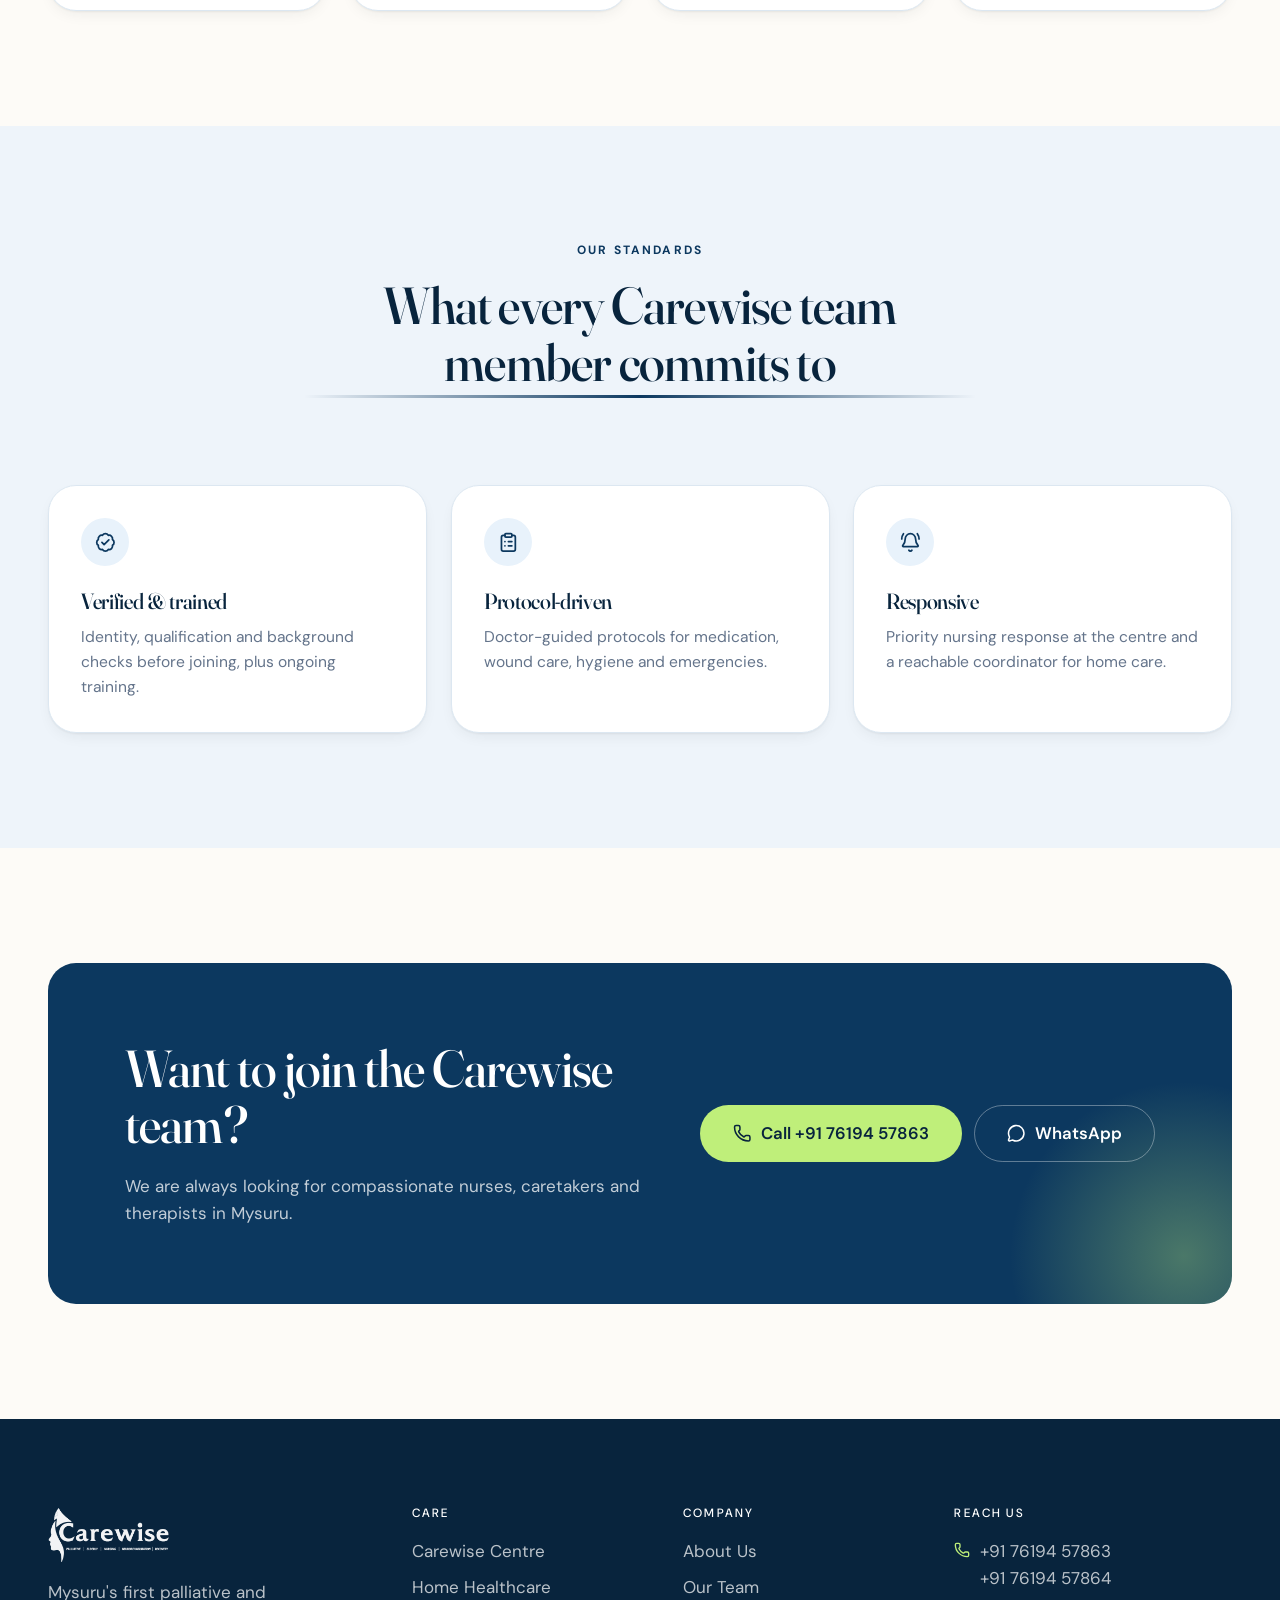
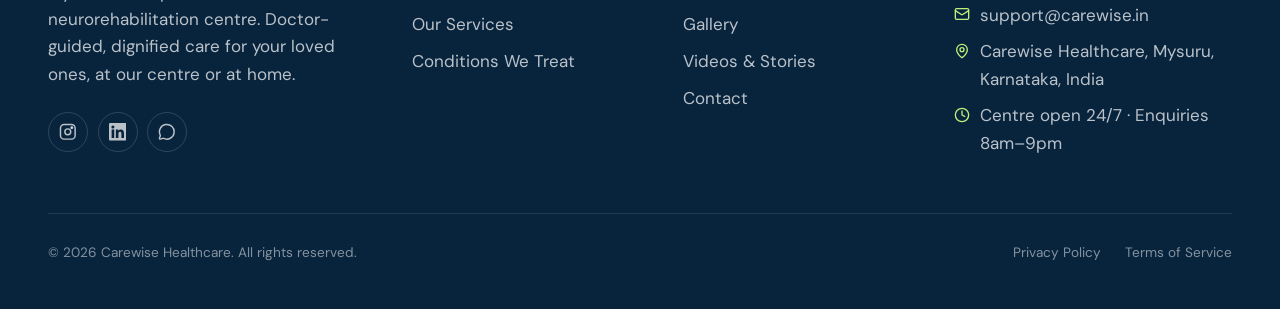
<file: team.html>
<!DOCTYPE html>
<html lang="en-IN">
  <head>
    <meta charset="utf-8" />
    <meta name="viewport" content="width=device-width, initial-scale=1" />
    <title>Our Team | Doctors, Nurses &amp; Therapists at Carewise Centre, Mysuru</title>
    <meta name="description" content="The doctor-led, background-verified team of physicians, nurses, physiotherapists, nutritionists and counsellors behind Carewise Centre, Mysuru." />
    <link rel="canonical" href="https://carewisemysuru.com/team" />
    <meta name="robots" content="index, follow, max-image-preview:large, max-snippet:-1, max-video-preview:-1" />
    <meta name="theme-color" content="#0c385f" />
    <meta name="geo.region" content="IN-KA" />
    <meta name="geo.placename" content="Mysuru, Karnataka" />
    <meta property="og:type" content="website" />
    <meta property="og:site_name" content="Carewise Healthcare" />
    <meta property="og:locale" content="en_IN" />
    <meta property="og:title" content="Our Team | Doctors, Nurses & Therapists at Carewise Centre, Mysuru" />
    <meta property="og:description" content="The doctor-led, background-verified team of physicians, nurses, physiotherapists, nutritionists and counsellors behind Carewise Centre, Mysuru." />
    <meta property="og:url" content="https://carewisemysuru.com/team" />
    <meta property="og:image" content="https://carewisemysuru.com/assets/img/og-image.jpg" />
    <meta property="og:image:width" content="1200" />
    <meta property="og:image:height" content="630" />
    <meta property="og:image:alt" content="Carewise Centre, Mysuru: neurorehabilitation, palliative and elderly care" />
    <meta name="twitter:card" content="summary_large_image" />
    <meta name="twitter:title" content="Our Team | Doctors, Nurses & Therapists at Carewise Centre, Mysuru" />
    <meta name="twitter:description" content="The doctor-led, background-verified team of physicians, nurses, physiotherapists, nutritionists and counsellors behind Carewise Centre, Mysuru." />
    <meta name="twitter:image" content="https://carewisemysuru.com/assets/img/og-image.jpg" />
    <link rel="icon" href="favicon.png" type="image/png" sizes="64x64" />
    <link rel="icon" href="assets/img/icon-192.png" type="image/png" sizes="192x192" />
    <link rel="apple-touch-icon" href="assets/img/apple-touch-icon.png" />
    <link rel="manifest" href="site.webmanifest" />
    <link rel="preload" href="assets/fonts/fraunces.woff2" as="font" type="font/woff2" crossorigin />
    <link rel="preload" href="assets/fonts/dm-sans.woff2" as="font" type="font/woff2" crossorigin />
    <link rel="stylesheet" href="assets/css/site.css?v=1794855838" />
    <link rel="stylesheet" href="assets/css/motion.css?v=1794855838" />
    <script>document.documentElement.classList.add("js");</script>
    <script type="application/ld+json">{"@context":"https://schema.org","@type":["MedicalClinic","LocalBusiness"],"@id":"https://carewisemysuru.com/#organization","name":"Carewise Centre","alternateName":"Carewise Healthcare","url":"https://carewisemysuru.com/","logo":"https://carewisemysuru.com/assets/img/logo.png","image":"https://carewisemysuru.com/assets/img/og-image.jpg","description":"Mysuru's first palliative care centre and a dedicated neurorehabilitation centre: stroke and brain or spinal injury recovery, post-surgical rehabilitation, palliative, end-of-life and elderly care with 24/7 nursing and daily doctor rounds. Home healthcare across Mysuru.","slogan":"Not just treating their condition. Celebrating their existence.","telephone":"+917619457863","email":"support@carewise.in","address":{"@type":"PostalAddress","addressLocality":"Mysuru","addressRegion":"Karnataka","addressCountry":"IN"},"areaServed":[{"@type":"City","name":"Mysuru"},{"@type":"City","name":"Bengaluru"},{"@type":"State","name":"Karnataka"}],"openingHoursSpecification":[{"@type":"OpeningHoursSpecification","dayOfWeek":["Monday","Tuesday","Wednesday","Thursday","Friday","Saturday","Sunday"],"opens":"00:00","closes":"23:59"}],"medicalSpecialty":["PhysicalMedicineAndRehabilitation","Geriatric","Neurology","PalliativeMedicine"],"availableService":[{"@type":"MedicalTherapy","name":"Neurorehabilitation","description":"Stroke, brain and spinal cord injury recovery with physiotherapy, speech and cognitive therapy."},{"@type":"MedicalTherapy","name":"Palliative care","description":"Doctor-led pain and symptom relief with 24/7 nursing."},{"@type":"MedicalTherapy","name":"Elderly care","description":"Daily living support, medication, nutrition and companionship."},{"@type":"MedicalTherapy","name":"Post-surgical rehabilitation","description":"Supervised recovery, wound care and physiotherapy after surgery."},{"@type":"MedicalTherapy","name":"Home healthcare","description":"Doctor visits, nursing, physiotherapy and lab tests at home in Mysuru."}],"sameAs":["https://www.instagram.com/carewise_mysuru/"],"foundingDate":"2020","priceRange":"₹₹"}</script>
    <script type="application/ld+json">{"@context":"https://schema.org","@type":"WebSite","@id":"https://carewisemysuru.com/#website","url":"https://carewisemysuru.com/","name":"Carewise Centre","publisher":{"@id":"https://carewisemysuru.com/#organization"},"inLanguage":"en-IN"}</script>
    <script type="application/ld+json">{"@context":"https://schema.org","@type":"WebPage","url":"https://carewisemysuru.com/team","name":"Our Team | Doctors, Nurses & Therapists at Carewise Centre, Mysuru","description":"The doctor-led, background-verified team of physicians, nurses, physiotherapists, nutritionists and counsellors behind Carewise Centre, Mysuru.","isPartOf":{"@id":"https://carewisemysuru.com/#website"},"about":{"@id":"https://carewisemysuru.com/#organization"},"inLanguage":"en-IN"}</script>
    <script type="application/ld+json">{"@context":"https://schema.org","@type":"BreadcrumbList","itemListElement":[{"@type":"ListItem","position":1,"name":"Home","item":"https://carewisemysuru.com/"},{"@type":"ListItem","position":2,"name":"Our Team","item":"https://carewisemysuru.com/team"}]}</script>
  </head>
  <body>
    <div class="topbar">
      <div class="wrap">
        <span class="topbar-note" data-type='["Mysuru&#39;s first palliative care centre","Trusted by families for 6+ years","Doctor-guided care, 24 hours a day","Care at our centre or in your home"]'><span class="type-text">Mysuru's first palliative care centre · Trusted by families for 6+ years</span><span class="type-caret" aria-hidden="true"></span></span>
        <a href="tel:+917619457863"><i data-lucide="phone"></i> +91 76194 57863</a>
      </div>
    </div>
    <header class="header">
      <div class="wrap">
        <a class="brand" href="index.html" aria-label="Carewise home">
          <img src="assets/img/logo.png" alt="Carewise" width="916" height="420" />
        </a>
        <nav aria-label="Main">
          <ul class="nav">
            <li>
              <button type="button" aria-haspopup="true">Care Programs <i data-lucide="chevron-down"></i></button>
              <ul class="menu"><li><a href="centre.html">Carewise Centre<small>24/7 care in private & general rooms</small></a></li><li><a href="home-care.html">Home Healthcare<small>Nurses, doctors & therapy at home</small></a></li><li><a href="services.html">Our Services<small>Everything we treat and offer</small></a></li></ul>
            </li>
            <li>
              <button type="button" aria-haspopup="true">Experience <i data-lucide="chevron-down"></i></button>
              <ul class="menu"><li><a href="about.html">About Us<small>Our story and values</small></a></li><li><a href="team.html" aria-current="page">Our Team<small>Doctor-led, verified staff</small></a></li><li><a href="gallery.html">Facility Gallery<small>Inside the centre</small></a></li><li><a href="videos.html">Videos & Stories<small>Hear from families</small></a></li></ul>
            </li><li><a href="contact.html">Contact</a></li>
          </ul>
        </nav>
        <a class="btn btn-dark header-cta" href="contact.html">Talk to our team</a>
        <button class="nav-toggle" type="button" aria-label="Menu" aria-expanded="false" aria-controls="drawer">
          <i data-lucide="menu" class="icon-menu"></i><i data-lucide="x" class="icon-close"></i>
        </button>
      </div>
    </header>
    <div class="drawer" id="drawer"><div class="drawer-inner"><div class="drawer-group"><h4>Care Programs</h4><a href="centre.html">Carewise Centre</a><a href="home-care.html">Home Healthcare</a><a href="services.html">Our Services</a></div><div class="drawer-group"><h4>Experience</h4><a href="about.html">About Us</a><a href="team.html" aria-current="page">Our Team</a><a href="gallery.html">Facility Gallery</a><a href="videos.html">Videos & Stories</a></div><div class="drawer-group"><h4>Get in touch</h4><a href="contact.html">Contact</a></div><a class="btn btn-primary btn-lg" href="tel:+917619457863"><i data-lucide="phone"></i> Call +91 76194 57863</a></div></div>
    <main>
      <section class="page-hero">
        <div class="wrap">
          <div class="reveal">
            <span class="eyebrow">Our team</span>
            <h1>Experienced hands. <span class='serif-italic'>Caring hearts.</span></h1>
            <p class="lead">Doctors, nurses, therapists and coordinators who treat every patient the way they would their own family.</p>
          </div>
          
        </div>
      </section>
      <section class="section ">
        <div class="wrap">
          <div class="section-head center reveal">
            <span class="eyebrow">Who looks after your family</span>
            <h2 class="measure">A doctor-led, fully verified team</h2>
            <p class="lead measure">Every member is background-verified and trained in elderly and palliative care.</p>
          </div><div class="grid grid-4">
            <article class="card person reveal"><span class="avatar"><i data-lucide="user-round"></i></span><h3>Medical Director</h3><p class="role">Palliative &amp; geriatric medicine</p><p>Sets the clinical protocols and reviews every care plan at the centre and at home.</p></article>
            <article class="card person reveal"><span class="avatar"><i data-lucide="user-round"></i></span><h3>Consultant Physician</h3><p class="role">Internal medicine</p><p>Leads daily rounds and manages long-term and multi-morbidity conditions.</p></article>
            <article class="card person reveal"><span class="avatar"><i data-lucide="user-round"></i></span><h3>Head of Nursing</h3><p class="role">Critical &amp; palliative nursing</p><p>Supervises the 24/7 nursing team and the quality of bedside care.</p></article>
            <article class="card person reveal"><span class="avatar"><i data-lucide="user-round"></i></span><h3>Senior Physiotherapist</h3><p class="role">Neuro &amp; ortho rehabilitation</p><p>Designs stroke, post-surgical and mobility recovery programmes.</p></article>
            <article class="card person reveal"><span class="avatar"><i data-lucide="user-round"></i></span><h3>Clinical Nutritionist</h3><p class="role">Geriatric nutrition</p><p>Builds personalised diet plans for recovery, diabetes and heart health.</p></article>
            <article class="card person reveal"><span class="avatar"><i data-lucide="user-round"></i></span><h3>Family Counsellor</h3><p class="role">Psycho-social support</p><p>Supports patients and families through difficult decisions and transitions.</p></article>
            <article class="card person reveal"><span class="avatar"><i data-lucide="user-round"></i></span><h3>Care Coordinator</h3><p class="role">Admissions &amp; home care</p><p>Your single point of contact for scheduling, updates and questions.</p></article>
            <article class="card person reveal"><span class="avatar"><i data-lucide="user-round"></i></span><h3>Respiratory Care Lead</h3><p class="role">Ventilator / BiPAP / CPAP</p><p>Manages advanced respiratory support for critical patients.</p></article></div>
        </div>
      </section>
      <section class="section bg-sand">
        <div class="wrap">
          <div class="section-head center reveal">
            <span class="eyebrow">Our standards</span>
            <h2 class="measure">What every Carewise team member commits to</h2>
            
          </div><div class="grid grid-3">
            <article class="card reveal">
              <span class="ico-ring"><i data-lucide="badge-check"></i></span>
              <h3>Verified &amp; trained</h3>
              <p>Identity, qualification and background checks before joining, plus ongoing training.</p>
            </article>
            <article class="card reveal">
              <span class="ico-ring"><i data-lucide="clipboard-list"></i></span>
              <h3>Protocol-driven</h3>
              <p>Doctor-guided protocols for medication, wound care, hygiene and emergencies.</p>
            </article>
            <article class="card reveal">
              <span class="ico-ring"><i data-lucide="bell-ring"></i></span>
              <h3>Responsive</h3>
              <p>Priority nursing response at the centre and a reachable coordinator for home care.</p>
            </article></div>
        </div>
      </section>
      <section class="section ">
        <div class="wrap">
          <div class="cta reveal">
            <div><h2>Want to join the Carewise team?</h2><p>We are always looking for compassionate nurses, caretakers and therapists in Mysuru.</p></div>
            <div class="cta-actions">
              <a class="btn btn-primary btn-lg" href="tel:+917619457863"><i data-lucide="phone"></i> Call +91 76194 57863</a>
              <a class="btn btn-ghost-light btn-lg" href="https://wa.me/917619457863"><i data-lucide="message-circle"></i> WhatsApp</a>
            </div>
          </div>
        </div>
      </section>
    </main>
    <footer class="footer">
      <div class="wrap">
        <div class="footer-grid">
          <div>
            <a class="brand" href="index.html" aria-label="Carewise home">
          <img src="assets/img/logo-white.png" alt="Carewise" width="916" height="420" />
        </a>
            <p>Mysuru's first palliative and neurorehabilitation centre. Doctor-guided, dignified care for your loved ones, at our centre or at home.</p>
            <div class="social">
              <a href="https://www.instagram.com/carewise_mysuru/" aria-label="Instagram"><svg viewBox="0 0 24 24" fill="none" stroke="currentColor" stroke-width="2" stroke-linecap="round" stroke-linejoin="round"><rect x="2" y="2" width="20" height="20" rx="5"/><circle cx="12" cy="12" r="4"/><circle cx="17.5" cy="6.5" r="1" fill="currentColor"/></svg></a>
              <a href="https://linkedin.com/company/carewise" aria-label="LinkedIn"><svg viewBox="0 0 24 24" fill="currentColor"><path d="M20.45 20.45h-3.56v-5.57c0-1.33-.03-3.04-1.85-3.04-1.85 0-2.14 1.45-2.14 2.94v5.67H9.35V9h3.41v1.56h.05c.48-.9 1.64-1.85 3.37-1.85 3.6 0 4.27 2.37 4.27 5.46v6.28zM5.34 7.43a2.06 2.06 0 1 1 0-4.13 2.06 2.06 0 0 1 0 4.13zM7.12 20.45H3.56V9h3.56v11.45zM22.22 0H1.77C.79 0 0 .77 0 1.73v20.54C0 23.23.79 24 1.77 24h20.45c.98 0 1.78-.77 1.78-1.73V1.73C24 .77 23.2 0 22.22 0z"/></svg></a>
              <a href="https://wa.me/917619457863" aria-label="WhatsApp"><i data-lucide="message-circle"></i></a>
            </div>
          </div>
          <div>
            <h4>Care</h4>
            <ul>
              <li><a href="centre.html">Carewise Centre</a></li>
              <li><a href="home-care.html">Home Healthcare</a></li>
              <li><a href="services.html">Our Services</a></li>
              <li><a href="services.html#conditions">Conditions We Treat</a></li>
            </ul>
          </div>
          <div>
            <h4>Company</h4>
            <ul>
              <li><a href="about.html">About Us</a></li>
              <li><a href="team.html">Our Team</a></li>
              <li><a href="gallery.html">Gallery</a></li>
              <li><a href="videos.html">Videos &amp; Stories</a></li>
              <li><a href="contact.html">Contact</a></li>
            </ul>
          </div>
          <div>
            <h4>Reach us</h4>
            <ul class="footer-contact">
              <li><i data-lucide="phone"></i><span><a href="tel:+917619457863">+91 76194 57863</a><br /><a href="tel:+917619457864">+91 76194 57864</a></span></li>
              <li><i data-lucide="mail"></i><a href="mailto:support@carewise.in">support@carewise.in</a></li>
              <li><i data-lucide="map-pin"></i><span>Carewise Healthcare, Mysuru, Karnataka, India</span></li>
              <li><i data-lucide="clock"></i><span>Centre open 24/7 · Enquiries 8am–9pm</span></li>
            </ul>
          </div>
        </div>
        <div class="footer-bottom">
          <p>© 2026 Carewise Healthcare. All rights reserved.</p>
          <nav aria-label="Legal">
            <a href="privacy-policy.html">Privacy Policy</a>
            <a href="terms-of-service.html">Terms of Service</a>
          </nav>
        </div>
      </div>
    </footer>
    
    <div class="vt-lightbox" id="vt-lightbox" hidden aria-modal="true" role="dialog" aria-label="Video testimonial">
      <button class="vt-lb-close" type="button" aria-label="Close"><i data-lucide="x"></i></button>
      <button class="vt-lb-nav vt-lb-prev" type="button" aria-label="Previous video"><i data-lucide="chevron-left"></i></button>
      <div class="vt-lb-frame">
        <video class="vt-lb-video" playsinline controls preload="metadata"></video>
        <div class="vt-lb-caption"><strong></strong><span></span></div>
      </div>
      <button class="vt-lb-nav vt-lb-next" type="button" aria-label="Next video"><i data-lucide="chevron-right"></i></button>
    </div>
    
    <div class="vt-lightbox img-lightbox" id="img-lightbox" hidden aria-modal="true" role="dialog" aria-label="Photo">
      <button class="vt-lb-close" type="button" aria-label="Close"><i data-lucide="x"></i></button>
      <button class="vt-lb-nav vt-lb-prev" type="button" aria-label="Previous photo"><i data-lucide="chevron-left"></i></button>
      <figure class="img-lb-frame">
        <img class="img-lb-img" alt="" />
        <figcaption class="img-lb-caption"></figcaption>
      </figure>
      <button class="vt-lb-nav vt-lb-next" type="button" aria-label="Next photo"><i data-lucide="chevron-right"></i></button>
    </div>
    <div class="sticky-bar">
      <a class="btn btn-dark" href="tel:+917619457863" aria-label="Call +91 76194 57863"><i data-lucide="phone"></i><span>Call +91 76194 57863</span></a>
      <a class="btn btn-wa" href="https://wa.me/917619457863" aria-label="Chat on WhatsApp"><i data-lucide="message-circle"></i><span>Chat on WhatsApp</span></a>
    </div>
    <script src="assets/js/lucide.min.js?v=1794855838"></script>
    <script src="assets/js/site.js?v=1794855838"></script>
    <script src="assets/js/motion.js?v=1794855838"></script>
  </body>
</html>
</file>
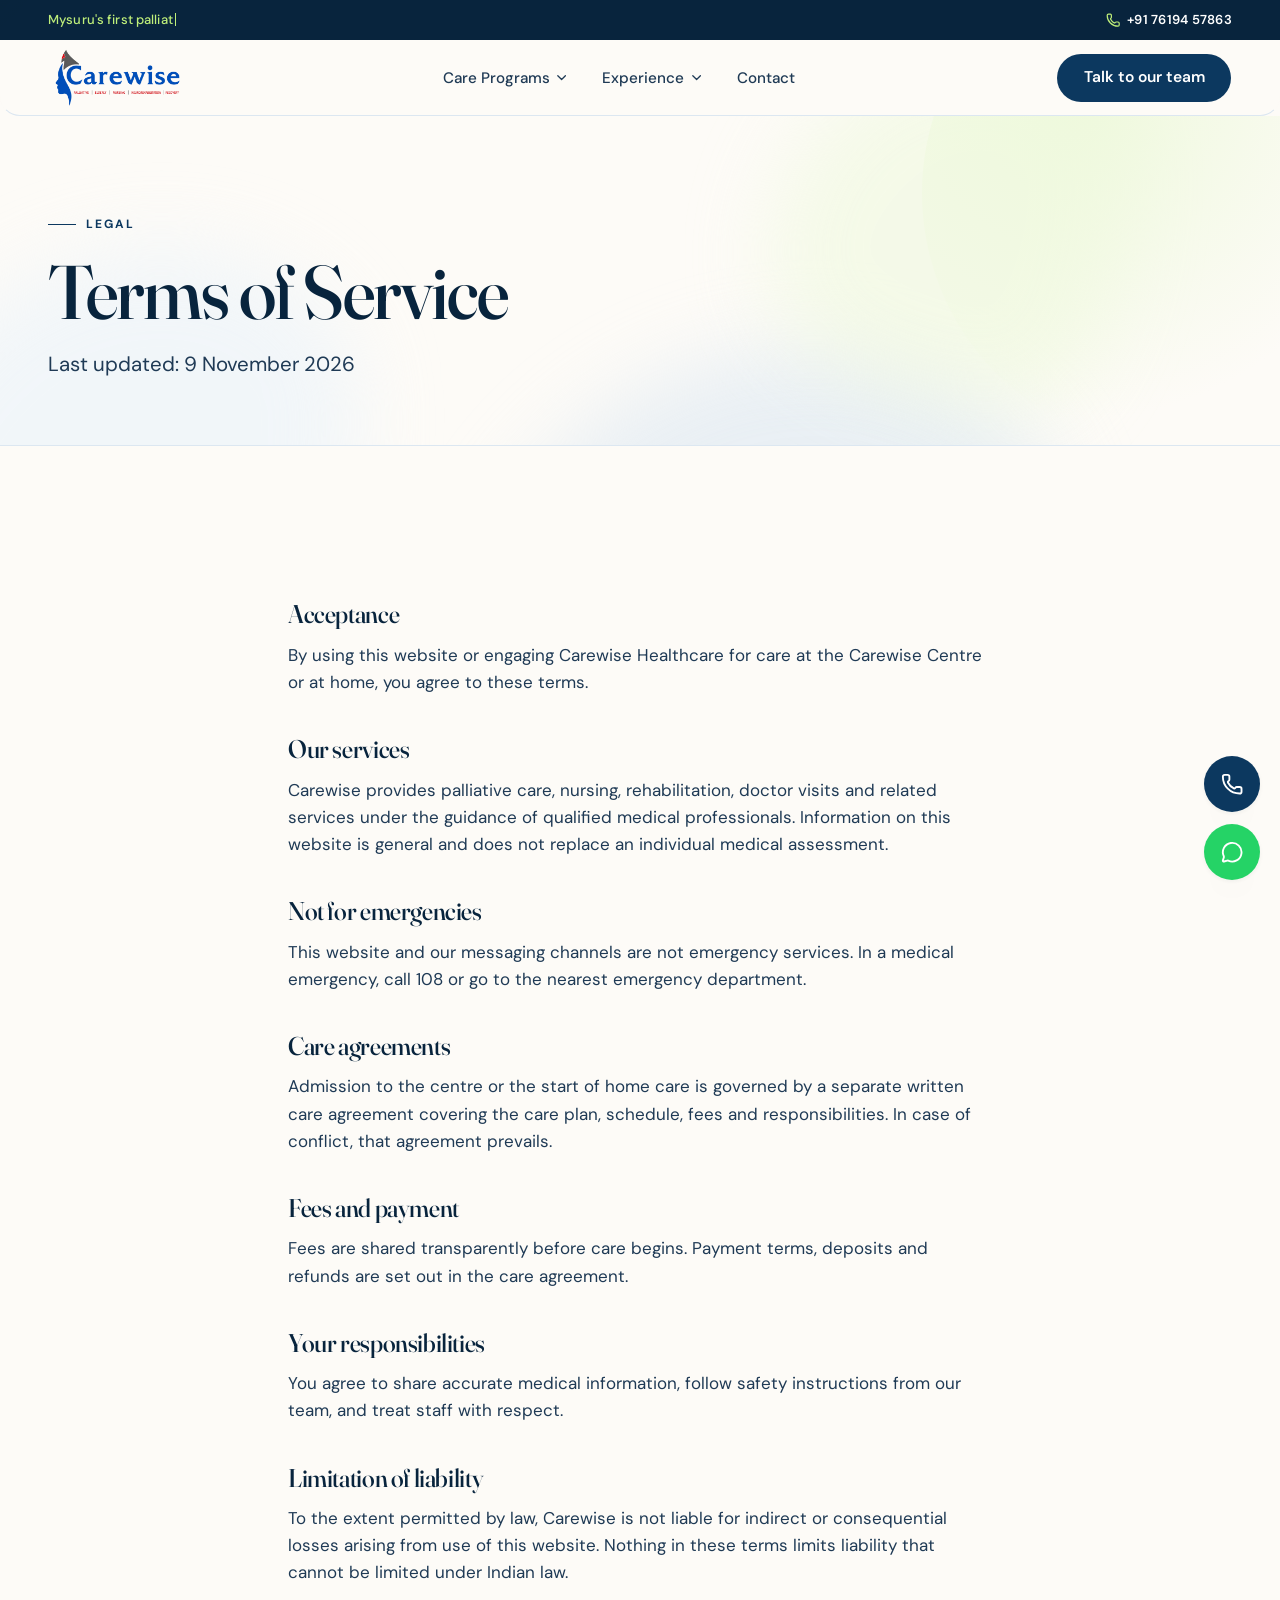
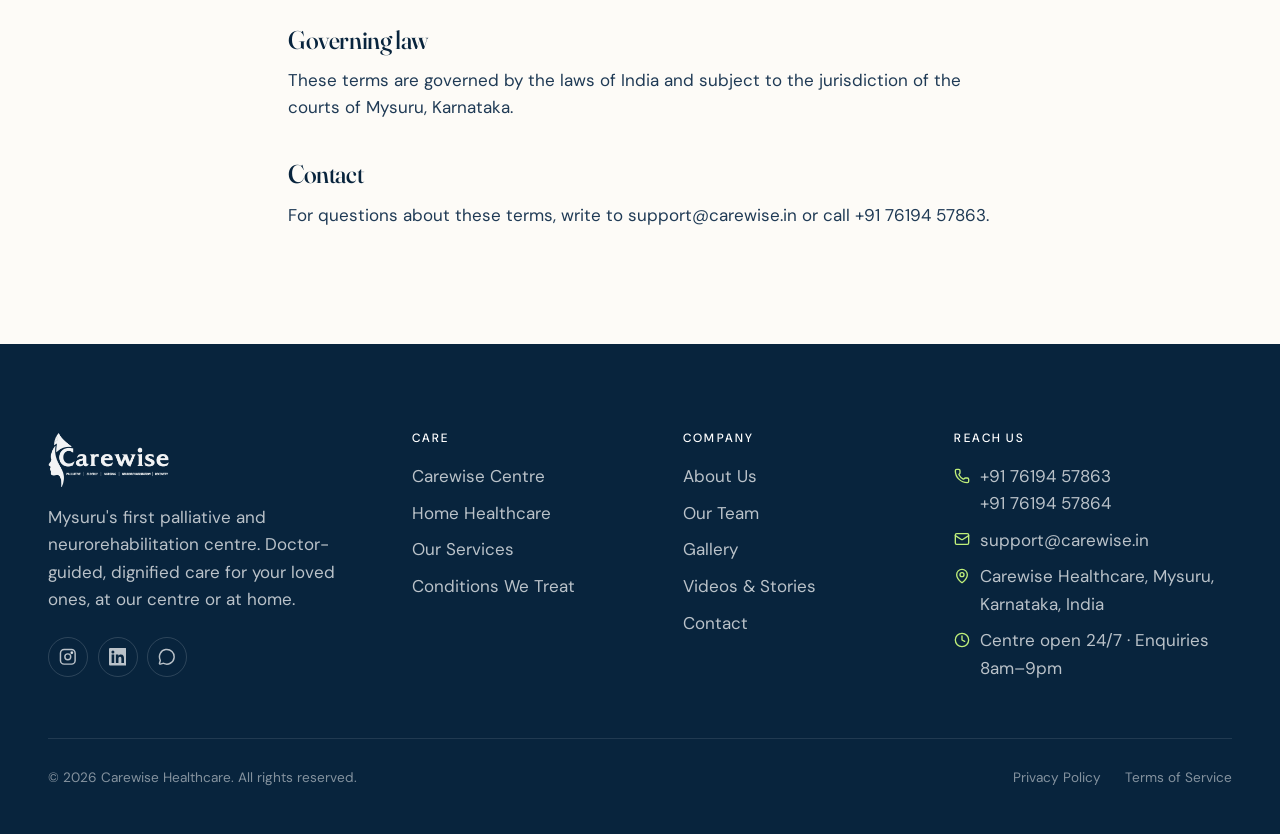
<file: terms-of-service.html>
<!DOCTYPE html>
<html lang="en-IN">
  <head>
    <meta charset="utf-8" />
    <meta name="viewport" content="width=device-width, initial-scale=1" />
    <title>Terms of Service | Carewise Healthcare</title>
    <meta name="description" content="Terms governing use of the Carewise website and services." />
    <link rel="canonical" href="https://carewisemysuru.com/terms-of-service" />
    <meta name="robots" content="index, follow, max-image-preview:large, max-snippet:-1, max-video-preview:-1" />
    <meta name="theme-color" content="#0c385f" />
    <meta name="geo.region" content="IN-KA" />
    <meta name="geo.placename" content="Mysuru, Karnataka" />
    <meta property="og:type" content="website" />
    <meta property="og:site_name" content="Carewise Healthcare" />
    <meta property="og:locale" content="en_IN" />
    <meta property="og:title" content="Terms of Service | Carewise Healthcare" />
    <meta property="og:description" content="Terms governing use of the Carewise website and services." />
    <meta property="og:url" content="https://carewisemysuru.com/terms-of-service" />
    <meta property="og:image" content="https://carewisemysuru.com/assets/img/og-image.jpg" />
    <meta property="og:image:width" content="1200" />
    <meta property="og:image:height" content="630" />
    <meta property="og:image:alt" content="Carewise Centre, Mysuru: neurorehabilitation, palliative and elderly care" />
    <meta name="twitter:card" content="summary_large_image" />
    <meta name="twitter:title" content="Terms of Service | Carewise Healthcare" />
    <meta name="twitter:description" content="Terms governing use of the Carewise website and services." />
    <meta name="twitter:image" content="https://carewisemysuru.com/assets/img/og-image.jpg" />
    <link rel="icon" href="favicon.png" type="image/png" sizes="64x64" />
    <link rel="icon" href="assets/img/icon-192.png" type="image/png" sizes="192x192" />
    <link rel="apple-touch-icon" href="assets/img/apple-touch-icon.png" />
    <link rel="manifest" href="site.webmanifest" />
    <link rel="preload" href="assets/fonts/fraunces.woff2" as="font" type="font/woff2" crossorigin />
    <link rel="preload" href="assets/fonts/dm-sans.woff2" as="font" type="font/woff2" crossorigin />
    <link rel="stylesheet" href="assets/css/site.css?v=1794855838" />
    <link rel="stylesheet" href="assets/css/motion.css?v=1794855838" />
    <script>document.documentElement.classList.add("js");</script>
    <script type="application/ld+json">{"@context":"https://schema.org","@type":["MedicalClinic","LocalBusiness"],"@id":"https://carewisemysuru.com/#organization","name":"Carewise Centre","alternateName":"Carewise Healthcare","url":"https://carewisemysuru.com/","logo":"https://carewisemysuru.com/assets/img/logo.png","image":"https://carewisemysuru.com/assets/img/og-image.jpg","description":"Mysuru's first palliative care centre and a dedicated neurorehabilitation centre: stroke and brain or spinal injury recovery, post-surgical rehabilitation, palliative, end-of-life and elderly care with 24/7 nursing and daily doctor rounds. Home healthcare across Mysuru.","slogan":"Not just treating their condition. Celebrating their existence.","telephone":"+917619457863","email":"support@carewise.in","address":{"@type":"PostalAddress","addressLocality":"Mysuru","addressRegion":"Karnataka","addressCountry":"IN"},"areaServed":[{"@type":"City","name":"Mysuru"},{"@type":"City","name":"Bengaluru"},{"@type":"State","name":"Karnataka"}],"openingHoursSpecification":[{"@type":"OpeningHoursSpecification","dayOfWeek":["Monday","Tuesday","Wednesday","Thursday","Friday","Saturday","Sunday"],"opens":"00:00","closes":"23:59"}],"medicalSpecialty":["PhysicalMedicineAndRehabilitation","Geriatric","Neurology","PalliativeMedicine"],"availableService":[{"@type":"MedicalTherapy","name":"Neurorehabilitation","description":"Stroke, brain and spinal cord injury recovery with physiotherapy, speech and cognitive therapy."},{"@type":"MedicalTherapy","name":"Palliative care","description":"Doctor-led pain and symptom relief with 24/7 nursing."},{"@type":"MedicalTherapy","name":"Elderly care","description":"Daily living support, medication, nutrition and companionship."},{"@type":"MedicalTherapy","name":"Post-surgical rehabilitation","description":"Supervised recovery, wound care and physiotherapy after surgery."},{"@type":"MedicalTherapy","name":"Home healthcare","description":"Doctor visits, nursing, physiotherapy and lab tests at home in Mysuru."}],"sameAs":["https://www.instagram.com/carewise_mysuru/"],"foundingDate":"2020","priceRange":"₹₹"}</script>
    <script type="application/ld+json">{"@context":"https://schema.org","@type":"WebSite","@id":"https://carewisemysuru.com/#website","url":"https://carewisemysuru.com/","name":"Carewise Centre","publisher":{"@id":"https://carewisemysuru.com/#organization"},"inLanguage":"en-IN"}</script>
    <script type="application/ld+json">{"@context":"https://schema.org","@type":"WebPage","url":"https://carewisemysuru.com/terms-of-service","name":"Terms of Service | Carewise Healthcare","description":"Terms governing use of the Carewise website and services.","isPartOf":{"@id":"https://carewisemysuru.com/#website"},"about":{"@id":"https://carewisemysuru.com/#organization"},"inLanguage":"en-IN"}</script>
    <script type="application/ld+json">{"@context":"https://schema.org","@type":"BreadcrumbList","itemListElement":[{"@type":"ListItem","position":1,"name":"Home","item":"https://carewisemysuru.com/"},{"@type":"ListItem","position":2,"name":"Terms of Service","item":"https://carewisemysuru.com/terms-of-service"}]}</script>
  </head>
  <body>
    <div class="topbar">
      <div class="wrap">
        <span class="topbar-note" data-type='["Mysuru&#39;s first palliative care centre","Trusted by families for 6+ years","Doctor-guided care, 24 hours a day","Care at our centre or in your home"]'><span class="type-text">Mysuru's first palliative care centre · Trusted by families for 6+ years</span><span class="type-caret" aria-hidden="true"></span></span>
        <a href="tel:+917619457863"><i data-lucide="phone"></i> +91 76194 57863</a>
      </div>
    </div>
    <header class="header">
      <div class="wrap">
        <a class="brand" href="index.html" aria-label="Carewise home">
          <img src="assets/img/logo.png" alt="Carewise" width="916" height="420" />
        </a>
        <nav aria-label="Main">
          <ul class="nav">
            <li>
              <button type="button" aria-haspopup="true">Care Programs <i data-lucide="chevron-down"></i></button>
              <ul class="menu"><li><a href="centre.html">Carewise Centre<small>24/7 care in private & general rooms</small></a></li><li><a href="home-care.html">Home Healthcare<small>Nurses, doctors & therapy at home</small></a></li><li><a href="services.html">Our Services<small>Everything we treat and offer</small></a></li></ul>
            </li>
            <li>
              <button type="button" aria-haspopup="true">Experience <i data-lucide="chevron-down"></i></button>
              <ul class="menu"><li><a href="about.html">About Us<small>Our story and values</small></a></li><li><a href="team.html">Our Team<small>Doctor-led, verified staff</small></a></li><li><a href="gallery.html">Facility Gallery<small>Inside the centre</small></a></li><li><a href="videos.html">Videos & Stories<small>Hear from families</small></a></li></ul>
            </li><li><a href="contact.html">Contact</a></li>
          </ul>
        </nav>
        <a class="btn btn-dark header-cta" href="contact.html">Talk to our team</a>
        <button class="nav-toggle" type="button" aria-label="Menu" aria-expanded="false" aria-controls="drawer">
          <i data-lucide="menu" class="icon-menu"></i><i data-lucide="x" class="icon-close"></i>
        </button>
      </div>
    </header>
    <div class="drawer" id="drawer"><div class="drawer-inner"><div class="drawer-group"><h4>Care Programs</h4><a href="centre.html">Carewise Centre</a><a href="home-care.html">Home Healthcare</a><a href="services.html">Our Services</a></div><div class="drawer-group"><h4>Experience</h4><a href="about.html">About Us</a><a href="team.html">Our Team</a><a href="gallery.html">Facility Gallery</a><a href="videos.html">Videos & Stories</a></div><div class="drawer-group"><h4>Get in touch</h4><a href="contact.html">Contact</a></div><a class="btn btn-primary btn-lg" href="tel:+917619457863"><i data-lucide="phone"></i> Call +91 76194 57863</a></div></div>
    <main>
      <section class="page-hero">
        <div class="wrap">
          <div class="reveal">
            <span class="eyebrow">Legal</span>
            <h1>Terms of Service</h1>
            <p class="lead">Last updated: 9 November 2026</p>
          </div>
          
        </div>
      </section>
      <section class="section ">
        <div class="wrap"><div class="prose reveal"><h2>Acceptance</h2><p>By using this website or engaging Carewise Healthcare for care at the Carewise Centre or at home, you agree to these terms.</p><h2>Our services</h2><p>Carewise provides palliative care, nursing, rehabilitation, doctor visits and related services under the guidance of qualified medical professionals. Information on this website is general and does not replace an individual medical assessment.</p><h2>Not for emergencies</h2><p>This website and our messaging channels are not emergency services. In a medical emergency, call 108 or go to the nearest emergency department.</p><h2>Care agreements</h2><p>Admission to the centre or the start of home care is governed by a separate written care agreement covering the care plan, schedule, fees and responsibilities. In case of conflict, that agreement prevails.</p><h2>Fees and payment</h2><p>Fees are shared transparently before care begins. Payment terms, deposits and refunds are set out in the care agreement.</p><h2>Your responsibilities</h2><p>You agree to share accurate medical information, follow safety instructions from our team, and treat staff with respect.</p><h2>Limitation of liability</h2><p>To the extent permitted by law, Carewise is not liable for indirect or consequential losses arising from use of this website. Nothing in these terms limits liability that cannot be limited under Indian law.</p><h2>Governing law</h2><p>These terms are governed by the laws of India and subject to the jurisdiction of the courts of Mysuru, Karnataka.</p><h2>Contact</h2><p>For questions about these terms, write to support@carewise.in or call +91 76194 57863.</p></div>
        </div>
      </section>
    </main>
    <footer class="footer">
      <div class="wrap">
        <div class="footer-grid">
          <div>
            <a class="brand" href="index.html" aria-label="Carewise home">
          <img src="assets/img/logo-white.png" alt="Carewise" width="916" height="420" />
        </a>
            <p>Mysuru's first palliative and neurorehabilitation centre. Doctor-guided, dignified care for your loved ones, at our centre or at home.</p>
            <div class="social">
              <a href="https://www.instagram.com/carewise_mysuru/" aria-label="Instagram"><svg viewBox="0 0 24 24" fill="none" stroke="currentColor" stroke-width="2" stroke-linecap="round" stroke-linejoin="round"><rect x="2" y="2" width="20" height="20" rx="5"/><circle cx="12" cy="12" r="4"/><circle cx="17.5" cy="6.5" r="1" fill="currentColor"/></svg></a>
              <a href="https://linkedin.com/company/carewise" aria-label="LinkedIn"><svg viewBox="0 0 24 24" fill="currentColor"><path d="M20.45 20.45h-3.56v-5.57c0-1.33-.03-3.04-1.85-3.04-1.85 0-2.14 1.45-2.14 2.94v5.67H9.35V9h3.41v1.56h.05c.48-.9 1.64-1.85 3.37-1.85 3.6 0 4.27 2.37 4.27 5.46v6.28zM5.34 7.43a2.06 2.06 0 1 1 0-4.13 2.06 2.06 0 0 1 0 4.13zM7.12 20.45H3.56V9h3.56v11.45zM22.22 0H1.77C.79 0 0 .77 0 1.73v20.54C0 23.23.79 24 1.77 24h20.45c.98 0 1.78-.77 1.78-1.73V1.73C24 .77 23.2 0 22.22 0z"/></svg></a>
              <a href="https://wa.me/917619457863" aria-label="WhatsApp"><i data-lucide="message-circle"></i></a>
            </div>
          </div>
          <div>
            <h4>Care</h4>
            <ul>
              <li><a href="centre.html">Carewise Centre</a></li>
              <li><a href="home-care.html">Home Healthcare</a></li>
              <li><a href="services.html">Our Services</a></li>
              <li><a href="services.html#conditions">Conditions We Treat</a></li>
            </ul>
          </div>
          <div>
            <h4>Company</h4>
            <ul>
              <li><a href="about.html">About Us</a></li>
              <li><a href="team.html">Our Team</a></li>
              <li><a href="gallery.html">Gallery</a></li>
              <li><a href="videos.html">Videos &amp; Stories</a></li>
              <li><a href="contact.html">Contact</a></li>
            </ul>
          </div>
          <div>
            <h4>Reach us</h4>
            <ul class="footer-contact">
              <li><i data-lucide="phone"></i><span><a href="tel:+917619457863">+91 76194 57863</a><br /><a href="tel:+917619457864">+91 76194 57864</a></span></li>
              <li><i data-lucide="mail"></i><a href="mailto:support@carewise.in">support@carewise.in</a></li>
              <li><i data-lucide="map-pin"></i><span>Carewise Healthcare, Mysuru, Karnataka, India</span></li>
              <li><i data-lucide="clock"></i><span>Centre open 24/7 · Enquiries 8am–9pm</span></li>
            </ul>
          </div>
        </div>
        <div class="footer-bottom">
          <p>© 2026 Carewise Healthcare. All rights reserved.</p>
          <nav aria-label="Legal">
            <a href="privacy-policy.html">Privacy Policy</a>
            <a href="terms-of-service.html">Terms of Service</a>
          </nav>
        </div>
      </div>
    </footer>
    
    <div class="vt-lightbox" id="vt-lightbox" hidden aria-modal="true" role="dialog" aria-label="Video testimonial">
      <button class="vt-lb-close" type="button" aria-label="Close"><i data-lucide="x"></i></button>
      <button class="vt-lb-nav vt-lb-prev" type="button" aria-label="Previous video"><i data-lucide="chevron-left"></i></button>
      <div class="vt-lb-frame">
        <video class="vt-lb-video" playsinline controls preload="metadata"></video>
        <div class="vt-lb-caption"><strong></strong><span></span></div>
      </div>
      <button class="vt-lb-nav vt-lb-next" type="button" aria-label="Next video"><i data-lucide="chevron-right"></i></button>
    </div>
    
    <div class="vt-lightbox img-lightbox" id="img-lightbox" hidden aria-modal="true" role="dialog" aria-label="Photo">
      <button class="vt-lb-close" type="button" aria-label="Close"><i data-lucide="x"></i></button>
      <button class="vt-lb-nav vt-lb-prev" type="button" aria-label="Previous photo"><i data-lucide="chevron-left"></i></button>
      <figure class="img-lb-frame">
        <img class="img-lb-img" alt="" />
        <figcaption class="img-lb-caption"></figcaption>
      </figure>
      <button class="vt-lb-nav vt-lb-next" type="button" aria-label="Next photo"><i data-lucide="chevron-right"></i></button>
    </div>
    <div class="sticky-bar">
      <a class="btn btn-dark" href="tel:+917619457863" aria-label="Call +91 76194 57863"><i data-lucide="phone"></i><span>Call +91 76194 57863</span></a>
      <a class="btn btn-wa" href="https://wa.me/917619457863" aria-label="Chat on WhatsApp"><i data-lucide="message-circle"></i><span>Chat on WhatsApp</span></a>
    </div>
    <script src="assets/js/lucide.min.js?v=1794855838"></script>
    <script src="assets/js/site.js?v=1794855838"></script>
    <script src="assets/js/motion.js?v=1794855838"></script>
  </body>
</html>
</file>
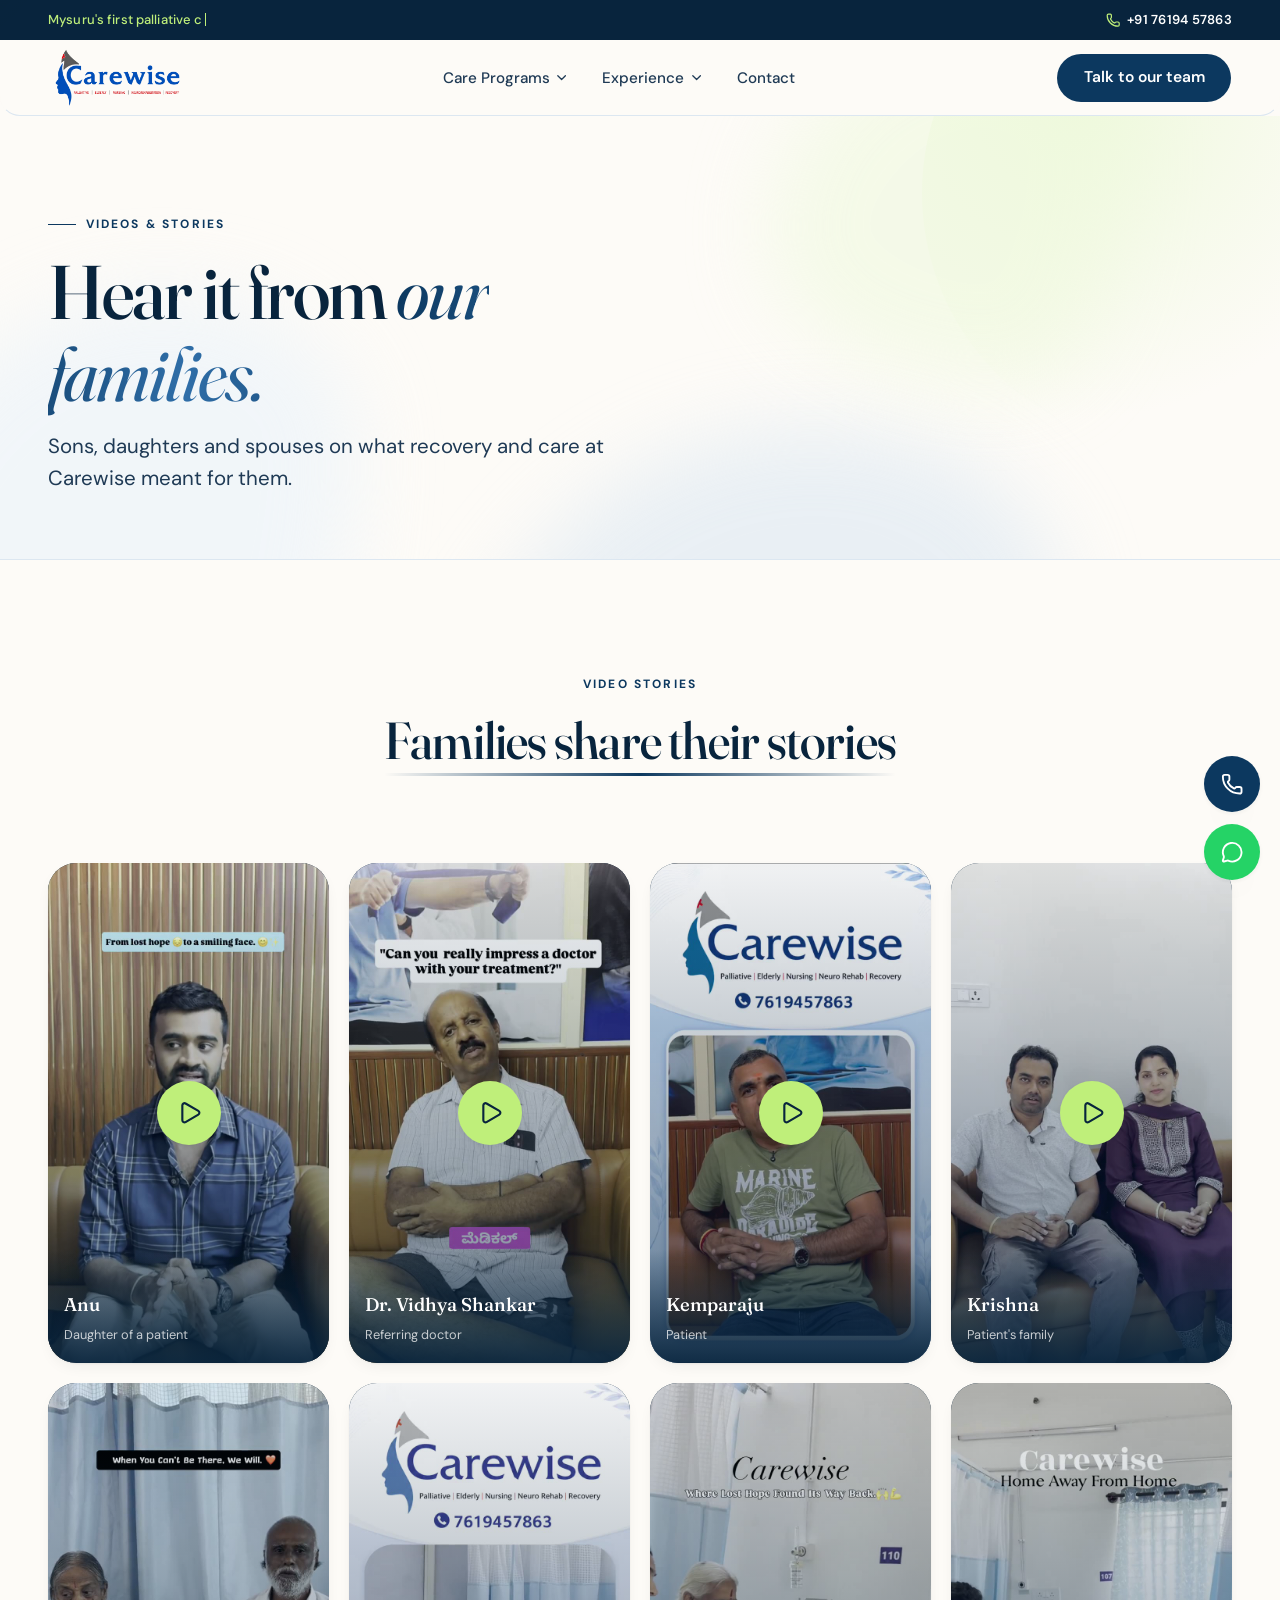
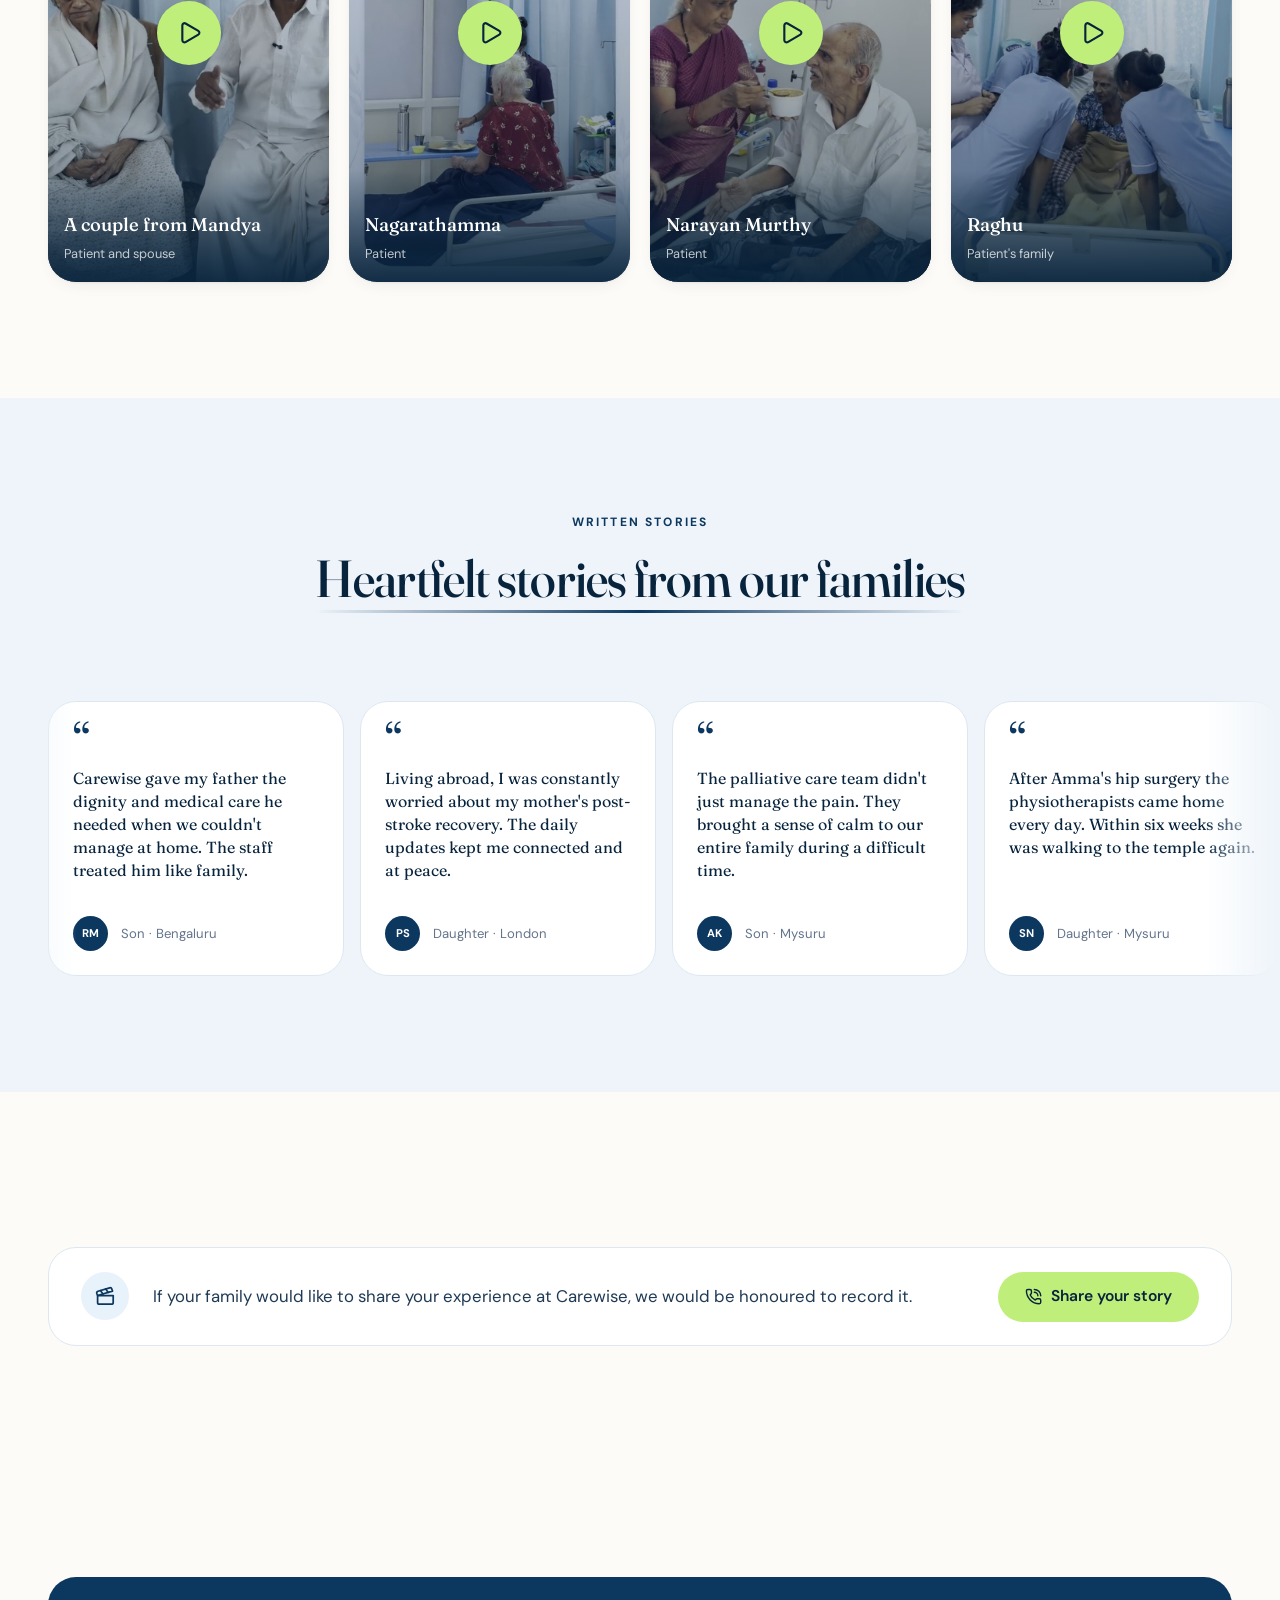
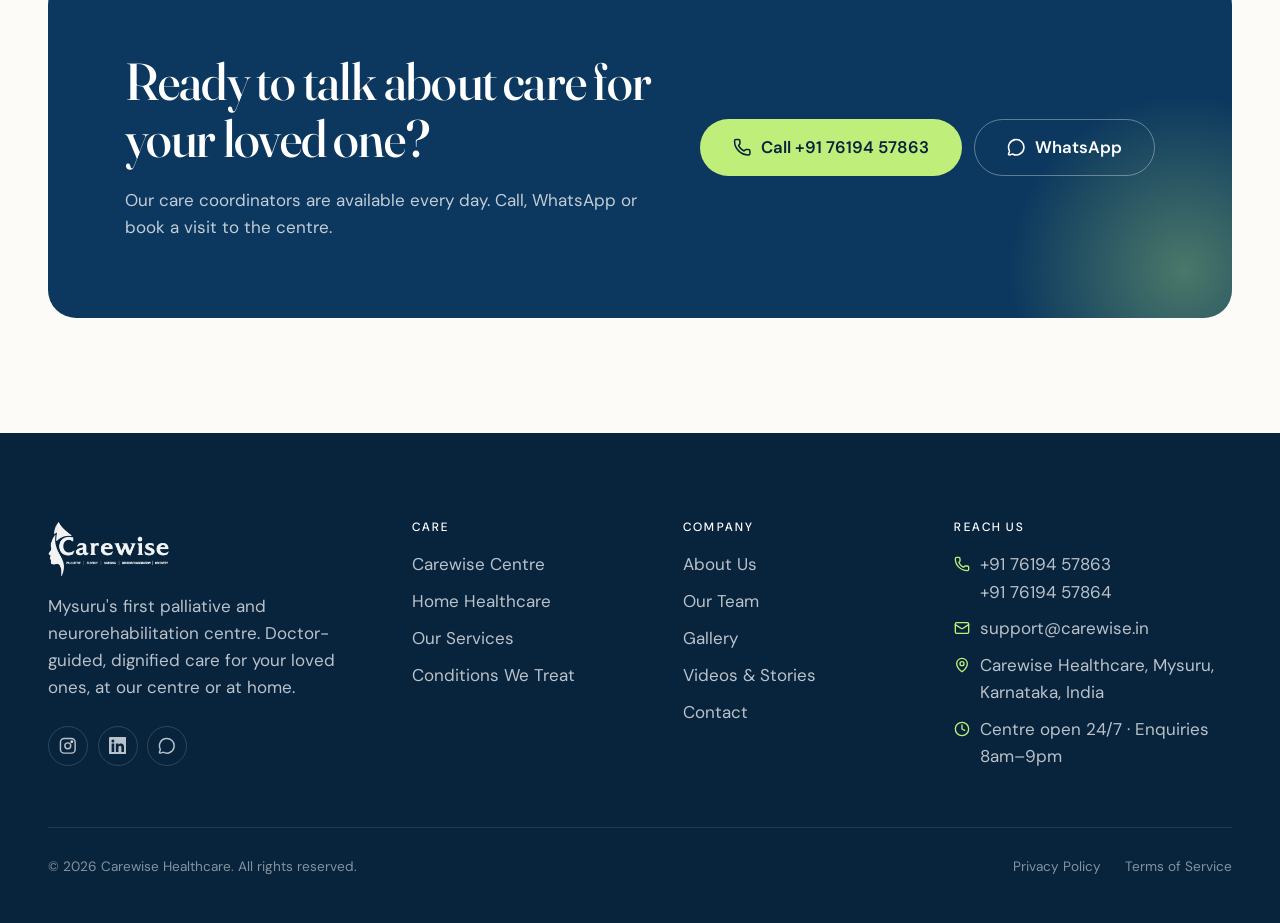
<file: videos.html>
<!DOCTYPE html>
<html lang="en-IN">
  <head>
    <meta charset="utf-8" />
    <meta name="viewport" content="width=device-width, initial-scale=1" />
    <title>Patient &amp; Family Video Testimonials | Carewise Centre, Mysuru</title>
    <meta name="description" content="Patients, families and doctors share their experience of recovery and care at Carewise Centre, Mysuru, in short videos." />
    <link rel="canonical" href="https://carewisemysuru.com/videos" />
    <meta name="robots" content="index, follow, max-image-preview:large, max-snippet:-1, max-video-preview:-1" />
    <meta name="theme-color" content="#0c385f" />
    <meta name="geo.region" content="IN-KA" />
    <meta name="geo.placename" content="Mysuru, Karnataka" />
    <meta property="og:type" content="website" />
    <meta property="og:site_name" content="Carewise Healthcare" />
    <meta property="og:locale" content="en_IN" />
    <meta property="og:title" content="Patient & Family Video Testimonials | Carewise Centre, Mysuru" />
    <meta property="og:description" content="Patients, families and doctors share their experience of recovery and care at Carewise Centre, Mysuru, in short videos." />
    <meta property="og:url" content="https://carewisemysuru.com/videos" />
    <meta property="og:image" content="https://carewisemysuru.com/assets/img/og-image.jpg" />
    <meta property="og:image:width" content="1200" />
    <meta property="og:image:height" content="630" />
    <meta property="og:image:alt" content="Carewise Centre, Mysuru: neurorehabilitation, palliative and elderly care" />
    <meta name="twitter:card" content="summary_large_image" />
    <meta name="twitter:title" content="Patient & Family Video Testimonials | Carewise Centre, Mysuru" />
    <meta name="twitter:description" content="Patients, families and doctors share their experience of recovery and care at Carewise Centre, Mysuru, in short videos." />
    <meta name="twitter:image" content="https://carewisemysuru.com/assets/img/og-image.jpg" />
    <link rel="icon" href="favicon.png" type="image/png" sizes="64x64" />
    <link rel="icon" href="assets/img/icon-192.png" type="image/png" sizes="192x192" />
    <link rel="apple-touch-icon" href="assets/img/apple-touch-icon.png" />
    <link rel="manifest" href="site.webmanifest" />
    <link rel="preload" href="assets/fonts/fraunces.woff2" as="font" type="font/woff2" crossorigin />
    <link rel="preload" href="assets/fonts/dm-sans.woff2" as="font" type="font/woff2" crossorigin />
    <link rel="stylesheet" href="assets/css/site.css?v=1794855838" />
    <link rel="stylesheet" href="assets/css/motion.css?v=1794855838" />
    <script>document.documentElement.classList.add("js");</script>
    <script type="application/ld+json">{"@context":"https://schema.org","@type":["MedicalClinic","LocalBusiness"],"@id":"https://carewisemysuru.com/#organization","name":"Carewise Centre","alternateName":"Carewise Healthcare","url":"https://carewisemysuru.com/","logo":"https://carewisemysuru.com/assets/img/logo.png","image":"https://carewisemysuru.com/assets/img/og-image.jpg","description":"Mysuru's first palliative care centre and a dedicated neurorehabilitation centre: stroke and brain or spinal injury recovery, post-surgical rehabilitation, palliative, end-of-life and elderly care with 24/7 nursing and daily doctor rounds. Home healthcare across Mysuru.","slogan":"Not just treating their condition. Celebrating their existence.","telephone":"+917619457863","email":"support@carewise.in","address":{"@type":"PostalAddress","addressLocality":"Mysuru","addressRegion":"Karnataka","addressCountry":"IN"},"areaServed":[{"@type":"City","name":"Mysuru"},{"@type":"City","name":"Bengaluru"},{"@type":"State","name":"Karnataka"}],"openingHoursSpecification":[{"@type":"OpeningHoursSpecification","dayOfWeek":["Monday","Tuesday","Wednesday","Thursday","Friday","Saturday","Sunday"],"opens":"00:00","closes":"23:59"}],"medicalSpecialty":["PhysicalMedicineAndRehabilitation","Geriatric","Neurology","PalliativeMedicine"],"availableService":[{"@type":"MedicalTherapy","name":"Neurorehabilitation","description":"Stroke, brain and spinal cord injury recovery with physiotherapy, speech and cognitive therapy."},{"@type":"MedicalTherapy","name":"Palliative care","description":"Doctor-led pain and symptom relief with 24/7 nursing."},{"@type":"MedicalTherapy","name":"Elderly care","description":"Daily living support, medication, nutrition and companionship."},{"@type":"MedicalTherapy","name":"Post-surgical rehabilitation","description":"Supervised recovery, wound care and physiotherapy after surgery."},{"@type":"MedicalTherapy","name":"Home healthcare","description":"Doctor visits, nursing, physiotherapy and lab tests at home in Mysuru."}],"sameAs":["https://www.instagram.com/carewise_mysuru/"],"foundingDate":"2020","priceRange":"₹₹"}</script>
    <script type="application/ld+json">{"@context":"https://schema.org","@type":"WebSite","@id":"https://carewisemysuru.com/#website","url":"https://carewisemysuru.com/","name":"Carewise Centre","publisher":{"@id":"https://carewisemysuru.com/#organization"},"inLanguage":"en-IN"}</script>
    <script type="application/ld+json">{"@context":"https://schema.org","@type":"WebPage","url":"https://carewisemysuru.com/videos","name":"Patient & Family Video Testimonials | Carewise Centre, Mysuru","description":"Patients, families and doctors share their experience of recovery and care at Carewise Centre, Mysuru, in short videos.","isPartOf":{"@id":"https://carewisemysuru.com/#website"},"about":{"@id":"https://carewisemysuru.com/#organization"},"inLanguage":"en-IN"}</script>
    <script type="application/ld+json">{"@context":"https://schema.org","@type":"BreadcrumbList","itemListElement":[{"@type":"ListItem","position":1,"name":"Home","item":"https://carewisemysuru.com/"},{"@type":"ListItem","position":2,"name":"Patient & Family Video Testimonials","item":"https://carewisemysuru.com/videos"}]}</script>
    <script type="application/ld+json">{"@context":"https://schema.org","@type":"VideoObject","name":"Anu: testimonial for Carewise Centre, Mysuru","description":"Anu (Daughter of a patient) shares their experience of care at Carewise Centre, Mysuru.","thumbnailUrl":"https://carewisemysuru.com/assets/video/testimonials/anu.jpg","contentUrl":"https://carewisemysuru.com/assets/video/testimonials/anu.mp4","uploadDate":"2026-11-11","publisher":{"@id":"https://carewisemysuru.com/#organization"}}</script>
    <script type="application/ld+json">{"@context":"https://schema.org","@type":"VideoObject","name":"Dr. Vidhya Shankar: testimonial for Carewise Centre, Mysuru","description":"Dr. Vidhya Shankar (Referring doctor) shares their experience of care at Carewise Centre, Mysuru.","thumbnailUrl":"https://carewisemysuru.com/assets/video/testimonials/vidhya-shankar.jpg","contentUrl":"https://carewisemysuru.com/assets/video/testimonials/vidhya-shankar.mp4","uploadDate":"2026-11-11","publisher":{"@id":"https://carewisemysuru.com/#organization"}}</script>
    <script type="application/ld+json">{"@context":"https://schema.org","@type":"VideoObject","name":"Kemparaju: testimonial for Carewise Centre, Mysuru","description":"Kemparaju (Patient) shares their experience of care at Carewise Centre, Mysuru.","thumbnailUrl":"https://carewisemysuru.com/assets/video/testimonials/kemparaju.jpg","contentUrl":"https://carewisemysuru.com/assets/video/testimonials/kemparaju.mp4","uploadDate":"2026-11-11","publisher":{"@id":"https://carewisemysuru.com/#organization"}}</script>
    <script type="application/ld+json">{"@context":"https://schema.org","@type":"VideoObject","name":"Krishna: testimonial for Carewise Centre, Mysuru","description":"Krishna (Patient's family) shares their experience of care at Carewise Centre, Mysuru.","thumbnailUrl":"https://carewisemysuru.com/assets/video/testimonials/krishna.jpg","contentUrl":"https://carewisemysuru.com/assets/video/testimonials/krishna.mp4","uploadDate":"2026-11-11","publisher":{"@id":"https://carewisemysuru.com/#organization"}}</script>
    <script type="application/ld+json">{"@context":"https://schema.org","@type":"VideoObject","name":"A couple from Mandya: testimonial for Carewise Centre, Mysuru","description":"A couple from Mandya (Patient and spouse) shares their experience of care at Carewise Centre, Mysuru.","thumbnailUrl":"https://carewisemysuru.com/assets/video/testimonials/mandya-couple.jpg","contentUrl":"https://carewisemysuru.com/assets/video/testimonials/mandya-couple.mp4","uploadDate":"2026-11-11","publisher":{"@id":"https://carewisemysuru.com/#organization"}}</script>
    <script type="application/ld+json">{"@context":"https://schema.org","@type":"VideoObject","name":"Nagarathamma: testimonial for Carewise Centre, Mysuru","description":"Nagarathamma (Patient) shares their experience of care at Carewise Centre, Mysuru.","thumbnailUrl":"https://carewisemysuru.com/assets/video/testimonials/nagarathamma.jpg","contentUrl":"https://carewisemysuru.com/assets/video/testimonials/nagarathamma.mp4","uploadDate":"2026-11-11","publisher":{"@id":"https://carewisemysuru.com/#organization"}}</script>
    <script type="application/ld+json">{"@context":"https://schema.org","@type":"VideoObject","name":"Narayan Murthy: testimonial for Carewise Centre, Mysuru","description":"Narayan Murthy (Patient) shares their experience of care at Carewise Centre, Mysuru.","thumbnailUrl":"https://carewisemysuru.com/assets/video/testimonials/narayan-murthy.jpg","contentUrl":"https://carewisemysuru.com/assets/video/testimonials/narayan-murthy.mp4","uploadDate":"2026-11-11","publisher":{"@id":"https://carewisemysuru.com/#organization"}}</script>
    <script type="application/ld+json">{"@context":"https://schema.org","@type":"VideoObject","name":"Raghu: testimonial for Carewise Centre, Mysuru","description":"Raghu (Patient's family) shares their experience of care at Carewise Centre, Mysuru.","thumbnailUrl":"https://carewisemysuru.com/assets/video/testimonials/raghu.jpg","contentUrl":"https://carewisemysuru.com/assets/video/testimonials/raghu.mp4","uploadDate":"2026-11-11","publisher":{"@id":"https://carewisemysuru.com/#organization"}}</script>
  </head>
  <body>
    <div class="topbar">
      <div class="wrap">
        <span class="topbar-note" data-type='["Mysuru&#39;s first palliative care centre","Trusted by families for 6+ years","Doctor-guided care, 24 hours a day","Care at our centre or in your home"]'><span class="type-text">Mysuru's first palliative care centre · Trusted by families for 6+ years</span><span class="type-caret" aria-hidden="true"></span></span>
        <a href="tel:+917619457863"><i data-lucide="phone"></i> +91 76194 57863</a>
      </div>
    </div>
    <header class="header">
      <div class="wrap">
        <a class="brand" href="index.html" aria-label="Carewise home">
          <img src="assets/img/logo.png" alt="Carewise" width="916" height="420" />
        </a>
        <nav aria-label="Main">
          <ul class="nav">
            <li>
              <button type="button" aria-haspopup="true">Care Programs <i data-lucide="chevron-down"></i></button>
              <ul class="menu"><li><a href="centre.html">Carewise Centre<small>24/7 care in private & general rooms</small></a></li><li><a href="home-care.html">Home Healthcare<small>Nurses, doctors & therapy at home</small></a></li><li><a href="services.html">Our Services<small>Everything we treat and offer</small></a></li></ul>
            </li>
            <li>
              <button type="button" aria-haspopup="true">Experience <i data-lucide="chevron-down"></i></button>
              <ul class="menu"><li><a href="about.html">About Us<small>Our story and values</small></a></li><li><a href="team.html">Our Team<small>Doctor-led, verified staff</small></a></li><li><a href="gallery.html">Facility Gallery<small>Inside the centre</small></a></li><li><a href="videos.html" aria-current="page">Videos & Stories<small>Hear from families</small></a></li></ul>
            </li><li><a href="contact.html">Contact</a></li>
          </ul>
        </nav>
        <a class="btn btn-dark header-cta" href="contact.html">Talk to our team</a>
        <button class="nav-toggle" type="button" aria-label="Menu" aria-expanded="false" aria-controls="drawer">
          <i data-lucide="menu" class="icon-menu"></i><i data-lucide="x" class="icon-close"></i>
        </button>
      </div>
    </header>
    <div class="drawer" id="drawer"><div class="drawer-inner"><div class="drawer-group"><h4>Care Programs</h4><a href="centre.html">Carewise Centre</a><a href="home-care.html">Home Healthcare</a><a href="services.html">Our Services</a></div><div class="drawer-group"><h4>Experience</h4><a href="about.html">About Us</a><a href="team.html">Our Team</a><a href="gallery.html">Facility Gallery</a><a href="videos.html" aria-current="page">Videos & Stories</a></div><div class="drawer-group"><h4>Get in touch</h4><a href="contact.html">Contact</a></div><a class="btn btn-primary btn-lg" href="tel:+917619457863"><i data-lucide="phone"></i> Call +91 76194 57863</a></div></div>
    <main>
      <section class="page-hero">
        <div class="wrap">
          <div class="reveal">
            <span class="eyebrow">Videos &amp; stories</span>
            <h1>Hear it from <span class='serif-italic'>our families.</span></h1>
            <p class="lead">Sons, daughters and spouses on what recovery and care at Carewise meant for them.</p>
          </div>
          
        </div>
      </section>
      <section class="section ">
        <div class="wrap">
          <div class="section-head center reveal">
            <span class="eyebrow">Video stories</span>
            <h2 class="measure">Families share their stories</h2>
            
          </div><ul class="vt-grid" data-vt>
            <li class="vt-card reveal">
              <button class="vt-open" type="button" data-video="assets/video/testimonials/anu.mp4" data-name="Anu" data-role="Daughter of a patient" aria-label="Play testimonial from Anu">
                <img class="vt-poster" src="assets/video/testimonials/anu.jpg" alt="" loading="lazy" />
                <span class="vt-play"><i data-lucide="play"></i></span>
                <span class="vt-meta"><strong>Anu</strong><span>Daughter of a patient</span></span>
              </button>
            </li>
            <li class="vt-card reveal">
              <button class="vt-open" type="button" data-video="assets/video/testimonials/vidhya-shankar.mp4" data-name="Dr. Vidhya Shankar" data-role="Referring doctor" aria-label="Play testimonial from Dr. Vidhya Shankar">
                <img class="vt-poster" src="assets/video/testimonials/vidhya-shankar.jpg" alt="" loading="lazy" />
                <span class="vt-play"><i data-lucide="play"></i></span>
                <span class="vt-meta"><strong>Dr. Vidhya Shankar</strong><span>Referring doctor</span></span>
              </button>
            </li>
            <li class="vt-card reveal">
              <button class="vt-open" type="button" data-video="assets/video/testimonials/kemparaju.mp4" data-name="Kemparaju" data-role="Patient" aria-label="Play testimonial from Kemparaju">
                <img class="vt-poster" src="assets/video/testimonials/kemparaju.jpg" alt="" loading="lazy" />
                <span class="vt-play"><i data-lucide="play"></i></span>
                <span class="vt-meta"><strong>Kemparaju</strong><span>Patient</span></span>
              </button>
            </li>
            <li class="vt-card reveal">
              <button class="vt-open" type="button" data-video="assets/video/testimonials/krishna.mp4" data-name="Krishna" data-role="Patient's family" aria-label="Play testimonial from Krishna">
                <img class="vt-poster" src="assets/video/testimonials/krishna.jpg" alt="" loading="lazy" />
                <span class="vt-play"><i data-lucide="play"></i></span>
                <span class="vt-meta"><strong>Krishna</strong><span>Patient's family</span></span>
              </button>
            </li>
            <li class="vt-card reveal">
              <button class="vt-open" type="button" data-video="assets/video/testimonials/mandya-couple.mp4" data-name="A couple from Mandya" data-role="Patient and spouse" aria-label="Play testimonial from A couple from Mandya">
                <img class="vt-poster" src="assets/video/testimonials/mandya-couple.jpg" alt="" loading="lazy" />
                <span class="vt-play"><i data-lucide="play"></i></span>
                <span class="vt-meta"><strong>A couple from Mandya</strong><span>Patient and spouse</span></span>
              </button>
            </li>
            <li class="vt-card reveal">
              <button class="vt-open" type="button" data-video="assets/video/testimonials/nagarathamma.mp4" data-name="Nagarathamma" data-role="Patient" aria-label="Play testimonial from Nagarathamma">
                <img class="vt-poster" src="assets/video/testimonials/nagarathamma.jpg" alt="" loading="lazy" />
                <span class="vt-play"><i data-lucide="play"></i></span>
                <span class="vt-meta"><strong>Nagarathamma</strong><span>Patient</span></span>
              </button>
            </li>
            <li class="vt-card reveal">
              <button class="vt-open" type="button" data-video="assets/video/testimonials/narayan-murthy.mp4" data-name="Narayan Murthy" data-role="Patient" aria-label="Play testimonial from Narayan Murthy">
                <img class="vt-poster" src="assets/video/testimonials/narayan-murthy.jpg" alt="" loading="lazy" />
                <span class="vt-play"><i data-lucide="play"></i></span>
                <span class="vt-meta"><strong>Narayan Murthy</strong><span>Patient</span></span>
              </button>
            </li>
            <li class="vt-card reveal">
              <button class="vt-open" type="button" data-video="assets/video/testimonials/raghu.mp4" data-name="Raghu" data-role="Patient's family" aria-label="Play testimonial from Raghu">
                <img class="vt-poster" src="assets/video/testimonials/raghu.jpg" alt="" loading="lazy" />
                <span class="vt-play"><i data-lucide="play"></i></span>
                <span class="vt-meta"><strong>Raghu</strong><span>Patient's family</span></span>
              </button>
            </li></ul>
        </div>
      </section>
      <section class="section bg-sand">
        <div class="wrap">
          <div class="section-head center reveal">
            <span class="eyebrow">Written stories</span>
            <h2 class="measure">Heartfelt stories from our families</h2>
            
          </div>
          <div class="marquee marquee--slow reveal" aria-label="Family stories">
            <div class="marquee-track">
            <figure class="quote-card">
              <div class="mark">&ldquo;</div>
              <p>Carewise gave my father the dignity and medical care he needed when we couldn't manage at home. The staff treated him like family.</p>
              <footer><span>RM</span><span>Son · Bengaluru</span></footer>
            </figure>
            <figure class="quote-card">
              <div class="mark">&ldquo;</div>
              <p>Living abroad, I was constantly worried about my mother's post-stroke recovery. The daily updates kept me connected and at peace.</p>
              <footer><span>PS</span><span>Daughter · London</span></footer>
            </figure>
            <figure class="quote-card">
              <div class="mark">&ldquo;</div>
              <p>The palliative care team didn't just manage the pain. They brought a sense of calm to our entire family during a difficult time.</p>
              <footer><span>AK</span><span>Son · Mysuru</span></footer>
            </figure>
            <figure class="quote-card">
              <div class="mark">&ldquo;</div>
              <p>After Amma's hip surgery the physiotherapists came home every day. Within six weeks she was walking to the temple again.</p>
              <footer><span>SN</span><span>Daughter · Mysuru</span></footer>
            </figure>
            <figure class="quote-card">
              <div class="mark">&ldquo;</div>
              <p>I could speak to the doctor on a video call every week. For a family living abroad, that kind of access means everything.</p>
              <footer><span>VR</span><span>Son · Dubai</span></footer>
            </figure>
            <figure class="quote-card">
              <div class="mark">&ldquo;</div>
              <p>My husband was on BiPAP support for months. The nurses were patient, skilled and always explained what they were doing.</p>
              <footer><span>LK</span><span>Wife · Mysuru</span></footer>
            </figure>
            <figure class="quote-card">
              <div class="mark">&ldquo;</div>
              <p>The private room felt like home, not a hospital. Appa had his own routine, his favourite food and people who knew his name.</p>
              <footer><span>DG</span><span>Daughter · Bengaluru</span></footer>
            </figure>
            <figure class="quote-card">
              <div class="mark">&ldquo;</div>
              <p>Dementia care is hard to find done well. Carewise kept my grandmother safe and calm, and kept us informed every single day.</p>
              <footer><span>MH</span><span>Grandson · Chennai</span></footer>
            </figure>
            <figure class="quote-card">
              <div class="mark">&ldquo;</div>
              <p>Carewise gave my father the dignity and medical care he needed when we couldn't manage at home. The staff treated him like family.</p>
              <footer><span>RM</span><span>Son · Bengaluru</span></footer>
            </figure>
            <figure class="quote-card">
              <div class="mark">&ldquo;</div>
              <p>Living abroad, I was constantly worried about my mother's post-stroke recovery. The daily updates kept me connected and at peace.</p>
              <footer><span>PS</span><span>Daughter · London</span></footer>
            </figure>
            <figure class="quote-card">
              <div class="mark">&ldquo;</div>
              <p>The palliative care team didn't just manage the pain. They brought a sense of calm to our entire family during a difficult time.</p>
              <footer><span>AK</span><span>Son · Mysuru</span></footer>
            </figure>
            <figure class="quote-card">
              <div class="mark">&ldquo;</div>
              <p>After Amma's hip surgery the physiotherapists came home every day. Within six weeks she was walking to the temple again.</p>
              <footer><span>SN</span><span>Daughter · Mysuru</span></footer>
            </figure>
            <figure class="quote-card">
              <div class="mark">&ldquo;</div>
              <p>I could speak to the doctor on a video call every week. For a family living abroad, that kind of access means everything.</p>
              <footer><span>VR</span><span>Son · Dubai</span></footer>
            </figure>
            <figure class="quote-card">
              <div class="mark">&ldquo;</div>
              <p>My husband was on BiPAP support for months. The nurses were patient, skilled and always explained what they were doing.</p>
              <footer><span>LK</span><span>Wife · Mysuru</span></footer>
            </figure>
            <figure class="quote-card">
              <div class="mark">&ldquo;</div>
              <p>The private room felt like home, not a hospital. Appa had his own routine, his favourite food and people who knew his name.</p>
              <footer><span>DG</span><span>Daughter · Bengaluru</span></footer>
            </figure>
            <figure class="quote-card">
              <div class="mark">&ldquo;</div>
              <p>Dementia care is hard to find done well. Carewise kept my grandmother safe and calm, and kept us informed every single day.</p>
              <footer><span>MH</span><span>Grandson · Chennai</span></footer>
            </figure></div>
          </div>
        </div>
      </section>
      <section class="section ">
        <div class="wrap">
          <div class="pall-note reveal">
            <span class="ico-ring"><i data-lucide="clapperboard"></i></span>
            <p>If your family would like to share your experience at Carewise, we would be honoured to record it.</p>
            <a class="btn btn-primary" href="contact.html"><i data-lucide="phone-call"></i> Share your story</a>
          </div>
        </div>
      </section>
      <section class="section ">
        <div class="wrap">
          <div class="cta reveal">
            <div><h2>Ready to talk about care for your loved one?</h2><p>Our care coordinators are available every day. Call, WhatsApp or book a visit to the centre.</p></div>
            <div class="cta-actions">
              <a class="btn btn-primary btn-lg" href="tel:+917619457863"><i data-lucide="phone"></i> Call +91 76194 57863</a>
              <a class="btn btn-ghost-light btn-lg" href="https://wa.me/917619457863"><i data-lucide="message-circle"></i> WhatsApp</a>
            </div>
          </div>
        </div>
      </section>
    </main>
    <footer class="footer">
      <div class="wrap">
        <div class="footer-grid">
          <div>
            <a class="brand" href="index.html" aria-label="Carewise home">
          <img src="assets/img/logo-white.png" alt="Carewise" width="916" height="420" />
        </a>
            <p>Mysuru's first palliative and neurorehabilitation centre. Doctor-guided, dignified care for your loved ones, at our centre or at home.</p>
            <div class="social">
              <a href="https://www.instagram.com/carewise_mysuru/" aria-label="Instagram"><svg viewBox="0 0 24 24" fill="none" stroke="currentColor" stroke-width="2" stroke-linecap="round" stroke-linejoin="round"><rect x="2" y="2" width="20" height="20" rx="5"/><circle cx="12" cy="12" r="4"/><circle cx="17.5" cy="6.5" r="1" fill="currentColor"/></svg></a>
              <a href="https://linkedin.com/company/carewise" aria-label="LinkedIn"><svg viewBox="0 0 24 24" fill="currentColor"><path d="M20.45 20.45h-3.56v-5.57c0-1.33-.03-3.04-1.85-3.04-1.85 0-2.14 1.45-2.14 2.94v5.67H9.35V9h3.41v1.56h.05c.48-.9 1.64-1.85 3.37-1.85 3.6 0 4.27 2.37 4.27 5.46v6.28zM5.34 7.43a2.06 2.06 0 1 1 0-4.13 2.06 2.06 0 0 1 0 4.13zM7.12 20.45H3.56V9h3.56v11.45zM22.22 0H1.77C.79 0 0 .77 0 1.73v20.54C0 23.23.79 24 1.77 24h20.45c.98 0 1.78-.77 1.78-1.73V1.73C24 .77 23.2 0 22.22 0z"/></svg></a>
              <a href="https://wa.me/917619457863" aria-label="WhatsApp"><i data-lucide="message-circle"></i></a>
            </div>
          </div>
          <div>
            <h4>Care</h4>
            <ul>
              <li><a href="centre.html">Carewise Centre</a></li>
              <li><a href="home-care.html">Home Healthcare</a></li>
              <li><a href="services.html">Our Services</a></li>
              <li><a href="services.html#conditions">Conditions We Treat</a></li>
            </ul>
          </div>
          <div>
            <h4>Company</h4>
            <ul>
              <li><a href="about.html">About Us</a></li>
              <li><a href="team.html">Our Team</a></li>
              <li><a href="gallery.html">Gallery</a></li>
              <li><a href="videos.html">Videos &amp; Stories</a></li>
              <li><a href="contact.html">Contact</a></li>
            </ul>
          </div>
          <div>
            <h4>Reach us</h4>
            <ul class="footer-contact">
              <li><i data-lucide="phone"></i><span><a href="tel:+917619457863">+91 76194 57863</a><br /><a href="tel:+917619457864">+91 76194 57864</a></span></li>
              <li><i data-lucide="mail"></i><a href="mailto:support@carewise.in">support@carewise.in</a></li>
              <li><i data-lucide="map-pin"></i><span>Carewise Healthcare, Mysuru, Karnataka, India</span></li>
              <li><i data-lucide="clock"></i><span>Centre open 24/7 · Enquiries 8am–9pm</span></li>
            </ul>
          </div>
        </div>
        <div class="footer-bottom">
          <p>© 2026 Carewise Healthcare. All rights reserved.</p>
          <nav aria-label="Legal">
            <a href="privacy-policy.html">Privacy Policy</a>
            <a href="terms-of-service.html">Terms of Service</a>
          </nav>
        </div>
      </div>
    </footer>
    
    <div class="vt-lightbox" id="vt-lightbox" hidden aria-modal="true" role="dialog" aria-label="Video testimonial">
      <button class="vt-lb-close" type="button" aria-label="Close"><i data-lucide="x"></i></button>
      <button class="vt-lb-nav vt-lb-prev" type="button" aria-label="Previous video"><i data-lucide="chevron-left"></i></button>
      <div class="vt-lb-frame">
        <video class="vt-lb-video" playsinline controls preload="metadata"></video>
        <div class="vt-lb-caption"><strong></strong><span></span></div>
      </div>
      <button class="vt-lb-nav vt-lb-next" type="button" aria-label="Next video"><i data-lucide="chevron-right"></i></button>
    </div>
    
    <div class="vt-lightbox img-lightbox" id="img-lightbox" hidden aria-modal="true" role="dialog" aria-label="Photo">
      <button class="vt-lb-close" type="button" aria-label="Close"><i data-lucide="x"></i></button>
      <button class="vt-lb-nav vt-lb-prev" type="button" aria-label="Previous photo"><i data-lucide="chevron-left"></i></button>
      <figure class="img-lb-frame">
        <img class="img-lb-img" alt="" />
        <figcaption class="img-lb-caption"></figcaption>
      </figure>
      <button class="vt-lb-nav vt-lb-next" type="button" aria-label="Next photo"><i data-lucide="chevron-right"></i></button>
    </div>
    <div class="sticky-bar">
      <a class="btn btn-dark" href="tel:+917619457863" aria-label="Call +91 76194 57863"><i data-lucide="phone"></i><span>Call +91 76194 57863</span></a>
      <a class="btn btn-wa" href="https://wa.me/917619457863" aria-label="Chat on WhatsApp"><i data-lucide="message-circle"></i><span>Chat on WhatsApp</span></a>
    </div>
    <script src="assets/js/lucide.min.js?v=1794855838"></script>
    <script src="assets/js/site.js?v=1794855838"></script>
    <script src="assets/js/motion.js?v=1794855838"></script>
  </body>
</html>
</file>
<file: assets/css/site.css>
/* =========================================================
   Carewise — warm editorial design system
   ========================================================= */

/* ---- Fonts ---- */
@font-face {
  font-family: "Fraunces";
  font-style: normal;
  font-weight: 300 900;
  font-display: swap;
  src: url("../fonts/fraunces.woff2") format("woff2");
}
@font-face {
  font-family: "Fraunces";
  font-style: italic;
  font-weight: 300 900;
  font-display: swap;
  src: url("../fonts/fraunces-italic.woff2") format("woff2");
}
@font-face {
  font-family: "DM Sans";
  font-style: normal;
  font-weight: 300 800;
  font-display: swap;
  src: url("../fonts/dm-sans.woff2") format("woff2");
}
@font-face {
  font-family: "DM Sans";
  font-style: italic;
  font-weight: 300 800;
  font-display: swap;
  src: url("../fonts/dm-sans-italic.woff2") format("woff2");
}

/* ---- Tokens ---- */
:root {
  --cream: #fdfbf7;
  --sand: #eef4fa;
  --sand-deep: #d9e6f2;
  --line: #dce7f1;
  --ink: #08243d;
  --ink-soft: #1f3a55;
  --muted: #64748b;
  --teal: #0c385f;
  --teal-deep: #08243d;
  --teal-soft: #e8f2fb;
  --terracotta: #0c385f;
  --terracotta-deep: #08243d;
  --terracotta-soft: #e8f2fb;
  --accent: #bfef7a;
  --accent-deep: #a8d963;
  --accent-soft: #eef9dc;
  --white: #ffffff;
  --success: #25d366;

--font-display: "Fraunces", Georgia, "Times New Roman", serif;
  --font-body: "DM Sans", system-ui, -apple-system, "Segoe UI", sans-serif;

  --r-sm: 10px;
  --r-md: 18px;
  --r-lg: 28px;
  --r-arch: 200px 200px 18px 18px;

  --shadow-sm: 0 1px 2px rgba(29, 39, 39, 0.05), 0 6px 18px -8px rgba(29, 39, 39, 0.12);
  --shadow-md: 0 2px 4px rgba(29, 39, 39, 0.05), 0 24px 48px -24px rgba(29, 39, 39, 0.25);

  --wrap: 1200px;
  --gutter: clamp(1.25rem, 4vw, 3rem);
  --section: clamp(4.5rem, 9vw, 7.5rem);
}

/* ---- Reset ---- */
*,
*::before,
*::after {
  box-sizing: border-box;
}
html {
  scroll-behavior: smooth;
  -webkit-text-size-adjust: 100%;
}
body {
  margin: 0;
  font-family: var(--font-body);
  font-size: 1.0625rem;
  line-height: 1.6;
  color: var(--ink);
  background: var(--cream);
  -webkit-font-smoothing: antialiased;
  overflow-x: clip;
}
img,
svg,
iframe {
  display: block;
  max-width: 100%;
}
img {
  height: auto;
}
a {
  color: inherit;
  text-decoration: none;
}
button {
  font: inherit;
  color: inherit;
  background: none;
  border: 0;
  cursor: pointer;
}
ul {
  margin: 0;
  padding: 0;
  list-style: none;
}
p {
  margin: 0 0 1em;
}
p:last-child {
  margin-bottom: 0;
}
h1,
h2,
h3,
h4 {
  font-family: var(--font-display);
  font-weight: 500;
  line-height: 1.08;
  letter-spacing: -0.015em;
  margin: 0 0 0.5em;
  color: var(--ink);
  font-variation-settings: "opsz" 144, "SOFT" 30;
}
h1 {
  font-size: clamp(2.6rem, 6vw, 4.75rem);
  letter-spacing: -0.025em;
}
h2 {
  font-size: clamp(2rem, 4.2vw, 3.25rem);
}
h3 {
  font-size: 1.375rem;
  line-height: 1.25;
}
.serif-italic {
  font-style: italic;
  font-weight: 400;
  color: var(--terracotta);
}
.sr-only {
  position: absolute;
  width: 1px;
  height: 1px;
  padding: 0;
  margin: -1px;
  overflow: hidden;
  clip: rect(0, 0, 0, 0);
  border: 0;
}
:focus-visible {
  outline: 2px solid var(--terracotta);
  outline-offset: 3px;
  border-radius: 4px;
}

/* ---- Layout helpers ---- */
.wrap {
  width: min(var(--wrap), 100% - 2 * var(--gutter));
  margin-inline: auto;
}
.section {
  padding-block: var(--section);
}
.section--tight {
  padding-block: clamp(3rem, 6vw, 4.5rem);
}
.bg-sand {
  background: var(--sand);
}
.bg-teal {
  background: var(--teal);
  color: var(--white);
}
.bg-teal h2,
.bg-teal h3,
.bg-ink h2,
.bg-ink h3 {
  color: var(--white);
}
.bg-ink {
  background: var(--ink);
  color: rgba(255, 255, 255, 0.82);
}
.grid {
  display: grid;
  gap: 1.5rem;
}
.grid-2 {
  grid-template-columns: repeat(2, minmax(0, 1fr));
}
.grid-3 {
  grid-template-columns: repeat(3, minmax(0, 1fr));
}
.grid-4 {
  grid-template-columns: repeat(4, minmax(0, 1fr));
}
.split {
  display: grid;
  grid-template-columns: 1fr 1fr;
  gap: clamp(2rem, 6vw, 5rem);
  align-items: center;
}
.split--flip > :first-child {
  order: 2;
}
.center {
  text-align: center;
}
.measure {
  max-width: 42rem;
}
.measure.center,
.center .measure {
  margin-inline: auto;
}
.lead {
  font-size: clamp(1.125rem, 1.6vw, 1.3125rem);
  color: var(--ink-soft);
  line-height: 1.55;
}
.muted {
  color: var(--muted);
}
.stack > * + * {
  margin-top: 1rem;
}

/* ---- Eyebrow / section heads ---- */
.eyebrow {
  display: inline-flex;
  align-items: center;
  gap: 0.6rem;
  font-size: 0.75rem;
  font-weight: 700;
  letter-spacing: 0.18em;
  text-transform: uppercase;
  color: var(--terracotta);
  margin-bottom: 1.1rem;
}
.eyebrow::before {
  content: "";
  width: 1.75rem;
  height: 1px;
  background: currentColor;
}
.center .eyebrow::before,
.eyebrow.center::before {
  display: none;
}
.section-head {
  margin-bottom: clamp(2.5rem, 5vw, 4rem);
}
.section-head h2 {
  margin-bottom: 0.6em;
}
.section-head .lead {
  color: var(--muted);
}

/* ---- Buttons ---- */
.btn {
  display: inline-flex;
  align-items: center;
  justify-content: center;
  gap: 0.6rem;
  padding: 0.95rem 1.6rem;
  border-radius: 999px;
  font-weight: 600;
  font-size: 0.975rem;
  line-height: 1;
  border: 1.5px solid transparent;
  transition: background 0.2s ease, color 0.2s ease, border-color 0.2s ease, transform 0.2s ease;
  white-space: nowrap;
}
.btn svg {
  width: 1.1em;
  height: 1.1em;
}
.btn:hover {
  transform: translateY(-1px);
}
.btn-primary {
  background: var(--accent);
  color: var(--ink);
}
.btn-primary:hover {
  background: var(--accent-deep);
}
.btn-dark {
  background: var(--teal);
  color: var(--white);
}
.btn-dark:hover {
  background: var(--teal-deep);
}
.btn-outline {
  border-color: var(--ink);
  color: var(--ink);
}
.btn-outline:hover {
  background: var(--ink);
  color: var(--white);
}
.btn-light {
  background: var(--white);
  color: var(--teal);
}
.btn-light:hover {
  background: var(--cream);
}
.btn-ghost-light {
  border-color: rgba(255, 255, 255, 0.35);
  color: var(--white);
}
.btn-ghost-light:hover {
  background: rgba(255, 255, 255, 0.1);
}
.btn-lg {
  padding: 1.15rem 2rem;
  font-size: 1.05rem;
}
.text-link {
  display: inline-flex;
  align-items: center;
  gap: 0.4rem;
  font-weight: 600;
  color: var(--teal);
  border-bottom: 1.5px solid transparent;
  transition: border-color 0.2s;
}
.text-link:hover {
  border-color: currentColor;
}
.text-link svg {
  width: 1em;
  height: 1em;
  transition: transform 0.2s;
}
.text-link:hover svg {
  transform: translateX(3px);
}

/* ---- Top bar ---- */
.topbar {
  background: var(--ink);
  color: rgba(255, 255, 255, 0.85);
  font-size: 0.8125rem;
  letter-spacing: 0.02em;
}
.topbar .wrap {
  display: flex;
  justify-content: space-between;
  align-items: center;
  min-height: 2.5rem;
  gap: 1rem;
}
.topbar a {
  display: inline-flex;
  align-items: center;
  gap: 0.4rem;
  font-weight: 600;
  color: var(--white);
}
.topbar a svg {
  width: 0.9rem;
  height: 0.9rem;
  color: var(--accent);
}
.topbar-note {
  display: inline-flex;
  align-items: center;
  min-height: 1.4em;
  font-weight: 500;
  color: var(--accent);
  letter-spacing: 0.01em;
}
.type-caret {
  display: inline-block;
  width: 1.5px;
  height: 1em;
  margin-left: 2px;
  background: var(--accent);
  animation: caret 1s steps(1) infinite;
}
@keyframes caret {
  50% {
    opacity: 0;
  }
}
@media (max-width: 719px) {
  .topbar {
    font-size: 0.72rem;
  }
  .topbar .wrap {
    gap: 0.5rem;
  }
  .topbar-note {
    flex: 1;
    min-width: 0;
    white-space: nowrap;
    overflow: hidden;
    -webkit-mask-image: linear-gradient(90deg, #000 85%, transparent);
    mask-image: linear-gradient(90deg, #000 85%, transparent);
  }
  .topbar a {
    flex-shrink: 0;
  }
}
@media (prefers-reduced-motion: reduce) {
  .type-caret {
    display: none;
  }
}

/* ---- Header / nav ---- */
.header {
  position: sticky;
  top: 0;
  z-index: 60;
  padding-inline: 0;
  pointer-events: none;
  --hdr-ease: cubic-bezier(0.4, 0, 0.2, 1);
  --hdr-time: 0.7s;
  transition: top var(--hdr-time) var(--hdr-ease), padding var(--hdr-time) var(--hdr-ease);
  will-change: top, padding;
}
.header .wrap {
  pointer-events: auto;
  display: flex;
  align-items: center;
  justify-content: space-between;
  gap: 1rem;
  height: 4.75rem;
  width: 100%;
  max-width: none;
  padding-inline: var(--gutter);
  background: rgba(253, 251, 247, 0.92);
  backdrop-filter: blur(16px) saturate(1.3);
  -webkit-backdrop-filter: blur(16px) saturate(1.3);
  border: 1px solid transparent;
  border-bottom-color: var(--line);
  border-radius: 0 0 1.25rem 1.25rem;
  box-shadow: none;
  transition: width var(--hdr-time) var(--hdr-ease), height var(--hdr-time) var(--hdr-ease),
    border-radius var(--hdr-time) var(--hdr-ease), padding var(--hdr-time) var(--hdr-ease),
    background-color var(--hdr-time) var(--hdr-ease), box-shadow var(--hdr-time) var(--hdr-ease),
    border-color var(--hdr-time) var(--hdr-ease);
  will-change: width, height, border-radius;
}
.brand img {
  transition: height var(--hdr-time, 0.7s) var(--hdr-ease, ease);
}
body.scrolled .header .brand img {
  height: 3rem;
}
.header-cta {
  transition: padding var(--hdr-time, 0.7s) var(--hdr-ease, ease), background 0.2s, transform 0.2s;
}
body.scrolled .header .header-cta {
  padding-block: 0.8rem;
}
@media (prefers-reduced-motion: reduce) {
  .header,
  .header .wrap,
  .brand img,
  .header-cta {
    transition: none;
  }
}
/* Scrolled: becomes the floating pill */
body.scrolled .header {
  top: 0.75rem;
  padding-inline: var(--gutter);
}
body.scrolled .header .wrap {
  width: min(var(--wrap), 100%);
  height: 3.75rem;
  padding-inline: 0.9rem;
  background: rgba(255, 255, 255, 0.9);
  border-color: rgba(220, 231, 241, 0.9);
  border-radius: 999px;
  box-shadow: 0 1px 2px rgba(29, 39, 39, 0.04), 0 18px 40px -20px rgba(29, 39, 39, 0.28);
}
.header .brand {
  padding-left: 0.4rem;
}
.topbar + .header {
  margin-top: 0;
}
.brand {
  display: inline-flex;
  align-items: center;
}
.brand img {
  height: 3.6rem;
  width: auto;
  display: block;
}
.footer .brand img {
  height: 3.5rem;
  opacity: 0.95;
}
.nav {
  display: none;
  align-items: center;
  gap: 0.25rem;
}
.nav > li {
  position: relative;
}
.nav a,
.nav button {
  display: inline-flex;
  align-items: center;
  gap: 0.3rem;
  padding: 0.6rem 0.9rem;
  border-radius: 999px;
  font-weight: 500;
  font-size: 0.95rem;
  color: var(--ink-soft);
  transition: background 0.2s, color 0.2s;
}
.nav a:hover,
.nav button:hover,
.nav li:focus-within > button {
  background: var(--sand);
  color: var(--ink);
}
.nav a[aria-current="page"] {
  color: var(--teal);
  font-weight: 600;
}
.nav button svg {
  width: 0.95rem;
  height: 0.95rem;
  transition: transform 0.2s;
}
.nav li:hover > button svg,
.nav li:focus-within > button svg {
  transform: rotate(180deg);
}
.menu {
  position: absolute;
  top: calc(100% + 0.6rem);
  left: 0;
  min-width: 15rem;
  background: var(--white);
  border: 1px solid var(--line);
  border-radius: var(--r-md);
  padding: 0.5rem;
  box-shadow: var(--shadow-md);
  opacity: 0;
  visibility: hidden;
  transform: translateY(6px);
  transition: opacity 0.2s, transform 0.2s, visibility 0.2s;
}
.menu::before {
  content: "";
  position: absolute;
  inset: -0.7rem 0 auto;
  height: 0.7rem;
}
.nav li:hover > .menu,
.nav li:focus-within > .menu {
  opacity: 1;
  visibility: visible;
  transform: none;
}
.menu a {
  display: flex;
  flex-direction: column;
  align-items: flex-start;
  gap: 0.1rem;
  width: 100%;
  padding: 0.7rem 0.9rem;
  border-radius: var(--r-sm);
  color: var(--ink);
}
.menu a small {
  font-size: 0.78rem;
  color: var(--muted);
  font-weight: 400;
}
.header-cta {
  display: none;
}
.nav-toggle {
  display: inline-grid;
  place-items: center;
  width: 2.75rem;
  height: 2.75rem;
  border-radius: 50%;
  border: 1px solid var(--line);
  background: var(--white);
}
.nav-toggle svg {
  width: 1.3rem;
  height: 1.3rem;
}
.nav-toggle .icon-close {
  display: none;
}
body.nav-open .nav-toggle .icon-close {
  display: block;
}
body.nav-open .nav-toggle .icon-menu {
  display: none;
}
@media (min-width: 1024px) {
  .nav {
    display: flex;
  }
  .header-cta {
    display: inline-flex;
  }
  .nav-toggle {
    display: none;
  }
}

/* Mobile drawer */
.drawer {
  position: fixed;
  inset: 0;
  z-index: 55;
  background: var(--cream);
  padding: 8.5rem var(--gutter) 3rem;
  overflow-y: auto;
  transform: translateY(-8px);
  opacity: 0;
  visibility: hidden;
  transition: opacity 0.25s, transform 0.25s, visibility 0.25s;
}
body.nav-open .drawer {
  opacity: 1;
  visibility: visible;
  transform: none;
}
body.nav-open {
  overflow: hidden;
}
.drawer-inner {
  display: grid;
  gap: 1.5rem;
}
.drawer-group + .drawer-group {
  margin-top: 0;
}
.drawer-group h4 {
  font-family: var(--font-body);
  font-size: 0.72rem;
  letter-spacing: 0.18em;
  text-transform: uppercase;
  color: var(--terracotta);
  margin: 0 0 0.35rem;
}
.drawer a:not(.btn) {
  display: block;
  padding: 0.65rem 0;
  font-family: var(--font-display);
  font-size: 1.35rem;
  line-height: 1.2;
  border-bottom: 1px solid var(--line);
}
.drawer a[aria-current="page"] {
  color: var(--teal);
}
.drawer .btn {
  margin-top: 0.5rem;
  width: 100%;
  font-family: var(--font-body);
  font-size: 1rem;
}
.drawer::-webkit-scrollbar {
  display: none;
}
.drawer {
  scrollbar-width: none;
}
@media (min-width: 1024px) {
  .drawer {
    display: none;
  }
}

/* ---- Hero (home) ---- */
.hero {
  position: relative;
  padding-block: clamp(3rem, 7vw, 6rem) clamp(3rem, 6vw, 5rem);
  overflow: hidden;
}
.hero::after {
  content: "";
  position: absolute;
  right: -10vw;
  top: -10vw;
  width: 45vw;
  height: 45vw;
  border-radius: 50%;
  background: radial-gradient(circle at 30% 30%, var(--accent-soft), transparent 65%);
  opacity: 0.8;
  pointer-events: none;
}
.hero .wrap {
  position: relative;
  display: grid;
  gap: 3rem;
  align-items: center;
}
.hero h1 {
  margin-bottom: 1.25rem;
}
.hero .lead {
  max-width: 34rem;
  margin-bottom: 2rem;
}
.hero-actions {
  display: flex;
  flex-wrap: wrap;
  gap: 0.75rem;
  margin-bottom: 2.25rem;
}
.hero-proof {
  display: flex;
  align-items: center;
  gap: 1rem;
  font-size: 0.9rem;
  color: var(--muted);
}
.avatars {
  display: flex;
}
.avatars span {
  width: 2.2rem;
  height: 2.2rem;
  border-radius: 50%;
  border: 2px solid var(--cream);
  background: var(--teal);
  color: var(--white);
  display: grid;
  place-items: center;
  font-size: 0.7rem;
  font-weight: 700;
  margin-left: -0.5rem;
}
.avatars span:first-child {
  margin-left: 0;
}
.avatars span:nth-child(2) {
  background: var(--accent);
  color: var(--ink);
}
.avatars span:nth-child(3) {
  background: var(--ink);
}
.hero-media {
  position: relative;
}
.hero-media img {
  width: 100%;
  aspect-ratio: 4 / 5;
  object-fit: cover;
  border-radius: var(--r-arch);
  box-shadow: var(--shadow-md);
}
.hero-badge {
  position: absolute;
  left: -1rem;
  bottom: 2.5rem;
  background: var(--white);
  border: 1px solid var(--line);
  border-radius: var(--r-md);
  padding: 0.9rem 1.1rem;
  box-shadow: var(--shadow-md);
  display: flex;
  gap: 0.8rem;
  align-items: center;
  max-width: 17rem;
}
.hero-badge .ico {
  width: 2.6rem;
  height: 2.6rem;
  border-radius: 50%;
  background: var(--teal-soft);
  color: var(--teal);
  display: grid;
  place-items: center;
  flex-shrink: 0;
}
.hero-badge .ico svg {
  width: 1.2rem;
  height: 1.2rem;
}
.hero-badge strong {
  display: block;
  font-size: 0.95rem;
}
.hero-badge small {
  color: var(--muted);
  font-size: 0.8rem;
}
@media (min-width: 900px) {
  .hero .wrap {
    grid-template-columns: 1.05fr 0.95fr;
    gap: clamp(2rem, 5vw, 5rem);
  }
  .hero-media {
    padding-left: 1rem;
  }
}

/* ---- Trust strip ---- */
.trust {
  border-block: 1px solid var(--line);
  background: var(--sand);
}
.trust .wrap {
  display: grid;
  grid-template-columns: repeat(2, 1fr);
  gap: 1.25rem 2rem;
  padding-block: 1.5rem;
}
.trust-item {
  display: flex;
  gap: 0.75rem;
  align-items: center;
  font-size: 0.95rem;
  font-weight: 500;
}
.trust-item svg {
  width: 1.25rem;
  height: 1.25rem;
  color: var(--terracotta);
  flex-shrink: 0;
}
@media (min-width: 900px) {
  .trust .wrap {
    grid-template-columns: repeat(4, 1fr);
  }
}

/* ---- Cards ---- */
.card {
  background: var(--white);
  border: 1px solid var(--line);
  border-radius: var(--r-lg);
  padding: 2rem;
  box-shadow: var(--shadow-sm);
  transition: transform 0.3s ease, box-shadow 0.3s ease;
  height: 100%;
  display: flex;
  flex-direction: column;
}
.card:hover {
  transform: translateY(-4px);
  box-shadow: var(--shadow-md);
}
.card h3 {
  margin-bottom: 0.4em;
}
.card p {
  color: var(--muted);
  font-size: 0.975rem;
}
.ico-ring {
  width: 3rem;
  height: 3rem;
  border-radius: 50%;
  background: var(--terracotta-soft);
  color: var(--terracotta);
  display: grid;
  place-items: center;
  margin-bottom: 1.4rem;
}
.ico-ring svg {
  width: 1.3rem;
  height: 1.3rem;
}
.card--teal {
  background: var(--teal);
  border-color: var(--teal);
  color: var(--white);
}
.card--teal h3 {
  color: var(--white);
}
.card--teal p,
.card--teal li {
  color: rgba(255, 255, 255, 0.78);
}
.card--teal .ico-ring {
  background: rgba(255, 255, 255, 0.12);
  color: var(--white);
}

/* Pathway cards */
.pathway {
  position: relative;
  display: flex;
  flex-direction: column;
  border-radius: var(--r-lg);
  overflow: hidden;
  background: var(--white);
  border: 1px solid var(--line);
  box-shadow: var(--shadow-sm);
  transition: transform 0.3s, box-shadow 0.3s;
}
.pathway:hover {
  transform: translateY(-4px);
  box-shadow: var(--shadow-md);
}
.pathway img {
  aspect-ratio: 16 / 10;
  object-fit: cover;
  width: 100%;
  transition: transform 0.8s ease;
}
.pathway:hover img {
  transform: scale(1.04);
}
.pathway-body {
  padding: 2rem;
}
.pathway-body .tag {
  display: inline-block;
  font-size: 0.72rem;
  font-weight: 700;
  letter-spacing: 0.16em;
  text-transform: uppercase;
  color: var(--terracotta);
  margin-bottom: 0.6rem;
}
.pathway-body p {
  color: var(--muted);
  margin-bottom: 1.4rem;
}
.pathway-body ul {
  display: grid;
  gap: 0.5rem;
  margin-bottom: 1.6rem;
}
.pathway-body li,
.check-list li {
  display: flex;
  gap: 0.6rem;
  align-items: flex-start;
  font-size: 0.95rem;
}
.pathway-body li svg,
.check-list li svg {
  width: 1.1rem;
  height: 1.1rem;
  color: var(--teal);
  flex-shrink: 0;
  margin-top: 0.2rem;
}
.check-list {
  display: grid;
  gap: 0.7rem;
  margin-top: 1.5rem;
}

/* ---- Editorial quote band ---- */
.quote-band {
  position: relative;
  overflow: hidden;
}
.quote-band .wrap {
  display: grid;
  gap: 3rem;
  align-items: center;
}
.quote-band img {
  width: 100%;
  aspect-ratio: 4 / 3;
  object-fit: cover;
  border-radius: var(--r-lg);
  box-shadow: var(--shadow-md);
}
.quote-band blockquote {
  margin: 0;
}
.quote-band blockquote p {
  font-family: var(--font-display);
  font-size: clamp(1.75rem, 3.2vw, 2.6rem);
  line-height: 1.2;
  font-weight: 400;
  color: var(--white);
  margin-bottom: 1.5rem;
}
.quote-band blockquote em {
  color: var(--accent);
}
.quote-band cite {
  display: block;
  font-style: normal;
  color: rgba(255, 255, 255, 0.7);
  font-size: 0.95rem;
}
@media (min-width: 900px) {
  .quote-band .wrap {
    grid-template-columns: 0.9fr 1.1fr;
  }
}

/* ---- Horizontal scroller ---- */
.scroller {
  display: grid;
  grid-auto-flow: column;
  grid-auto-columns: min(78vw, 18.5rem);
  gap: 1.25rem;
  overflow-x: auto;
  scroll-snap-type: x mandatory;
  padding-bottom: 1rem;
  margin-inline: calc(-1 * var(--gutter));
  padding-inline: var(--gutter);
  scrollbar-width: thin;
  scrollbar-color: var(--sand-deep) transparent;
}
.scroller > * {
  scroll-snap-align: start;
}
@media (min-width: 1024px) {
  .scroller {
    grid-auto-columns: 17.5rem;
  }
}

/* ---- Marquee (looping cards) ---- */
.marquee {
  overflow: hidden;
  margin-inline: calc(-1 * var(--gutter));
  padding-inline: var(--gutter);
  -webkit-mask-image: linear-gradient(to right, transparent, #000 6%, #000 94%, transparent);
  mask-image: linear-gradient(to right, transparent, #000 6%, #000 94%, transparent);
}
.marquee-track {
  display: flex;
  align-items: stretch;
  gap: 1rem;
  width: max-content;
  animation: marquee 55s linear infinite;
}
.marquee-track > .card,
.marquee-track > .quote-card {
  width: min(78vw, 17.5rem);
  flex-shrink: 0;
  height: auto;
}
.marquee-track > .quote-card {
  width: min(78vw, 18.5rem);
  padding: 1.5rem;
}
.marquee-track > .quote-card .mark {
  font-size: 2.75rem;
  margin-bottom: 0.9rem;
}
.marquee-track > .quote-card p {
  font-size: 1rem;
  line-height: 1.45;
}
.marquee-track > .quote-card footer {
  margin-top: 1.1rem;
  font-size: 0.82rem;
}
.marquee-track > .quote-card footer span:first-child {
  width: 2.2rem;
  height: 2.2rem;
  font-size: 0.7rem;
}
.marquee--slow .marquee-track {
  animation-duration: 90s;
}
.marquee-track > .card:hover {
  transform: none;
}
.marquee:hover .marquee-track,
.marquee:focus-within .marquee-track {
  animation-play-state: paused;
}
@keyframes marquee {
  from {
    transform: translateX(0);
  }
  to {
    transform: translateX(calc(-50% - 0.5rem));
  }
}
@media (prefers-reduced-motion: reduce) {
  .marquee {
    overflow-x: auto;
    mask-image: none;
    -webkit-mask-image: none;
  }
  .marquee-track {
    animation: none;
  }
}

/* ---- Rooms ---- */
.room {
  border-radius: var(--r-lg);
  padding: 2.25rem;
  border: 1px solid var(--line);
  background: var(--white);
  height: 100%;
  display: flex;
  flex-direction: column;
}
.room .pill {
  align-self: flex-start;
  background: var(--accent);
  color: var(--ink);
  font-size: 0.7rem;
  font-weight: 700;
  letter-spacing: 0.14em;
  text-transform: uppercase;
  padding: 0.35rem 0.75rem;
  border-radius: 999px;
  margin-bottom: 1rem;
}
.room ul {
  display: grid;
  gap: 0.6rem;
  margin: 1.5rem 0 2rem;
  flex: 1;
}
.room li {
  display: flex;
  gap: 0.6rem;
  align-items: flex-start;
  font-size: 0.95rem;
}
.room li svg {
  width: 1.05rem;
  height: 1.05rem;
  flex-shrink: 0;
  margin-top: 0.2rem;
  color: var(--teal);
}
.room--featured {
  background: var(--teal);
  border-color: var(--teal);
  color: var(--white);
}
.room--featured h3 {
  color: var(--white);
}
.room--featured p {
  color: rgba(255, 255, 255, 0.75);
}
.room--featured li svg {
  color: var(--accent);
}

/* ---- Stats ---- */
.stats {
  display: grid;
  grid-template-columns: repeat(2, 1fr);
  gap: 2.5rem 1.5rem;
}
.stat b {
  display: block;
  font-family: var(--font-display);
  font-weight: 400;
  font-size: clamp(3rem, 6vw, 4.5rem);
  line-height: 1;
  color: var(--terracotta);
  letter-spacing: -0.03em;
}
.stat span {
  display: block;
  margin-top: 0.6rem;
  color: var(--muted);
  font-size: 0.95rem;
}
.bg-ink .stat span {
  color: rgba(255, 255, 255, 0.65);
}
.bg-ink .stat b {
  color: var(--accent);
}
@media (min-width: 720px) {
  .stats {
    grid-template-columns: repeat(4, 1fr);
  }
}

/* ---- Steps ---- */
.steps {
  counter-reset: step;
  display: grid;
  gap: 1.25rem;
}
.step {
  counter-increment: step;
  background: var(--white);
  border: 1px solid var(--line);
  border-radius: var(--r-lg);
  padding: 2rem;
}
.step::before {
  content: counter(step, decimal-leading-zero);
  display: block;
  font-family: var(--font-display);
  font-size: 2.5rem;
  line-height: 1;
  color: var(--terracotta);
  margin-bottom: 1.25rem;
}
.step h3 {
  font-size: 1.2rem;
}
.step p {
  color: var(--muted);
  font-size: 0.95rem;
}
@media (min-width: 720px) {
  .steps {
    grid-template-columns: repeat(2, 1fr);
  }
}
@media (min-width: 1024px) {
  .steps {
    grid-template-columns: repeat(4, 1fr);
  }
}

/* ---- Testimonials ---- */
.quote-card {
  margin: 0;
  background: var(--white);
  border: 1px solid var(--line);
  border-radius: var(--r-lg);
  padding: 2.25rem;
  display: flex;
  flex-direction: column;
  height: 100%;
}
.quote-card .mark {
  font-family: var(--font-display);
  font-size: 4rem;
  line-height: 0.6;
  color: var(--terracotta);
  margin-bottom: 1.25rem;
}
.quote-card p {
  font-family: var(--font-display);
  font-size: 1.2rem;
  line-height: 1.45;
  flex: 1;
  color: var(--ink);
}
.quote-card footer {
  display: flex;
  align-items: center;
  gap: 0.8rem;
  margin-top: 1.5rem;
  font-size: 0.9rem;
  color: var(--muted);
}
.quote-card footer span:first-child {
  width: 2.6rem;
  height: 2.6rem;
  border-radius: 50%;
  background: var(--teal);
  color: var(--white);
  display: grid;
  place-items: center;
  font-weight: 700;
  font-size: 0.8rem;
  font-family: var(--font-body);
}

/* ---- FAQ ---- */
.faq {
  max-width: 46rem;
  margin-inline: auto;
  border-top: 1px solid var(--line);
}
.faq details {
  border-bottom: 1px solid var(--line);
}
.faq summary {
  list-style: none;
  cursor: pointer;
  display: flex;
  justify-content: space-between;
  align-items: center;
  gap: 1rem;
  padding: 1.25rem 0;
  font-family: var(--font-display);
  font-size: 1.2rem;
}
.faq summary::-webkit-details-marker {
  display: none;
}
.faq summary svg {
  width: 1.2rem;
  height: 1.2rem;
  color: var(--terracotta);
  flex-shrink: 0;
  transition: transform 0.25s;
}
.faq details[open] summary svg {
  transform: rotate(45deg);
}
.faq details p {
  padding-bottom: 1.4rem;
  color: var(--muted);
  max-width: 40rem;
}

/* ---- CTA band ---- */
.cta {
  background: var(--teal);
  color: var(--white);
  border-radius: var(--r-lg);
  padding: clamp(2.5rem, 6vw, 5rem);
  position: relative;
  overflow: hidden;
  display: grid;
  gap: 2rem;
  align-items: center;
}
.cta::before {
  content: "";
  position: absolute;
  right: -8rem;
  bottom: -8rem;
  width: 22rem;
  height: 22rem;
  border-radius: 50%;
  background: radial-gradient(circle, rgba(191, 239, 122, 0.35), transparent 70%);
}
.cta h2 {
  color: var(--white);
  margin-bottom: 0.4em;
}
.cta p {
  color: rgba(255, 255, 255, 0.75);
  max-width: 34rem;
}
.cta-actions {
  display: flex;
  flex-wrap: wrap;
  gap: 0.75rem;
  position: relative;
}
@media (min-width: 900px) {
  .cta {
    grid-template-columns: 1.2fr auto;
  }
  .cta-actions {
    justify-content: flex-end;
  }
}

/* ---- Page hero (inner pages) ---- */
.page-hero {
  padding-block: clamp(3.5rem, 7vw, 6rem) clamp(2.5rem, 5vw, 4rem);
  border-bottom: 1px solid var(--line);
  position: relative;
  overflow: hidden;
}
.page-hero::after {
  content: "";
  position: absolute;
  right: -12vw;
  top: -14vw;
  width: 40vw;
  height: 40vw;
  border-radius: 50%;
  background: radial-gradient(circle at 30% 30%, var(--accent-soft), transparent 65%);
  pointer-events: none;
}
.page-hero .wrap {
  position: relative;
  display: grid;
  gap: 2.5rem;
  align-items: end;
}
.page-hero h1 {
  margin-bottom: 1rem;
}
.page-hero .lead {
  max-width: 36rem;
}
.page-hero img {
  width: 100%;
  aspect-ratio: 4 / 3;
  object-fit: cover;
  border-radius: var(--r-arch);
  box-shadow: var(--shadow-md);
}
@media (min-width: 900px) {
  .page-hero .wrap {
    grid-template-columns: 1.1fr 0.9fr;
  }
}

/* ---- Image + text ---- */
.split img {
  width: 100%;
  aspect-ratio: 4 / 3;
  object-fit: cover;
  border-radius: var(--r-lg);
  box-shadow: var(--shadow-md);
}

/* ---- Gallery ---- */
.gallery {
  display: grid;
  gap: 1.25rem;
  grid-template-columns: repeat(2, 1fr);
}
.gallery figure {
  margin: 0;
  border-radius: var(--r-md);
  overflow: hidden;
  background: var(--white);
  border: 1px solid var(--line);
}
.gallery img {
  width: 100%;
  aspect-ratio: 4 / 3;
  object-fit: cover;
  transition: transform 0.8s;
}
.gallery figure:hover img {
  transform: scale(1.04);
}
.gallery figcaption {
  padding: 0.9rem 1.1rem;
  font-size: 0.9rem;
  color: var(--muted);
}
.gallery .wide {
  grid-column: span 2;
}
.gallery .wide img {
  aspect-ratio: 16 / 7;
}
@media (min-width: 900px) {
  .gallery {
    grid-template-columns: repeat(3, 1fr);
  }
}

/* ---- Videos ---- */
.video {
  position: relative;
  display: block;
  border-radius: var(--r-lg);
  overflow: hidden;
  aspect-ratio: 16 / 9;
  background: var(--ink);
}
.video img {
  width: 100%;
  height: 100%;
  object-fit: cover;
  opacity: 0.85;
  transition: transform 0.8s, opacity 0.3s;
}
.video:hover img {
  transform: scale(1.04);
  opacity: 0.7;
}
.video .play {
  position: absolute;
  inset: 0;
  display: grid;
  place-items: center;
}
.video .play span {
  width: 4rem;
  height: 4rem;
  border-radius: 50%;
  background: var(--accent);
  color: var(--ink);
  display: grid;
  place-items: center;
  box-shadow: var(--shadow-md);
}
.video .play svg {
  width: 1.4rem;
  height: 1.4rem;
  margin-left: 3px;
}
.video-meta {
  padding: 1.25rem 0.25rem 0;
}
.video-meta h3 {
  font-size: 1.2rem;
}
.video-meta p {
  color: var(--muted);
  font-size: 0.95rem;
}

/* ---- Team ---- */
.person {
  text-align: center;
  padding: 2rem 1.5rem;
}
.person .avatar {
  width: 5.5rem;
  height: 5.5rem;
  border-radius: 50%;
  margin: 0 auto 1.25rem;
  background: var(--sand);
  color: var(--teal);
  display: grid;
  place-items: center;
  border: 1px solid var(--line);
}
.person .avatar svg {
  width: 2.2rem;
  height: 2.2rem;
}
.person .role {
  font-size: 0.72rem;
  font-weight: 700;
  letter-spacing: 0.16em;
  text-transform: uppercase;
  color: var(--terracotta);
  margin: 0.3rem 0 0.9rem;
}

/* ---- Contact ---- */
.contact-grid {
  display: grid;
  gap: 2.5rem;
}
.contact-list {
  display: grid;
  gap: 1.5rem;
}
.contact-list li {
  display: flex;
  gap: 1rem;
  align-items: flex-start;
}
.contact-list .ico-ring {
  margin: 0;
  flex-shrink: 0;
}
.contact-list strong {
  display: block;
  margin-bottom: 0.15rem;
}
.contact-list a:hover {
  color: var(--terracotta);
}
.form {
  background: var(--white);
  border: 1px solid var(--line);
  border-radius: var(--r-lg);
  padding: clamp(1.5rem, 4vw, 2.75rem);
}
.form h2 {
  font-size: 1.75rem;
  margin-bottom: 1.25rem;
}
.field {
  display: grid;
  gap: 0.4rem;
  margin-bottom: 1.1rem;
}
.field label,
.field > span {
  font-size: 0.875rem;
  font-weight: 600;
}
.field input,
.field textarea {
  font: inherit;
  width: 100%;
  padding: 0.85rem 1rem;
  border: 1px solid var(--line);
  border-radius: var(--r-sm);
  background: var(--cream);
  color: var(--ink);
  transition: border-color 0.2s, box-shadow 0.2s;
}
.field input:focus,
.field textarea:focus {
  outline: none;
  border-color: var(--teal);
  box-shadow: 0 0 0 3px var(--teal-soft);
}
.field-row {
  display: grid;
  gap: 1.1rem;
}
.tiles {
  display: grid;
  grid-template-columns: repeat(3, 1fr);
  gap: 0.6rem;
}
.tiles input {
  position: absolute;
  opacity: 0;
  pointer-events: none;
}
.tiles label {
  display: block;
  text-align: center;
  padding: 0.8rem 0.5rem;
  border: 1px solid var(--line);
  border-radius: var(--r-sm);
  font-size: 0.875rem;
  font-weight: 600;
  cursor: pointer;
  background: var(--cream);
  transition: all 0.2s;
}
.tiles input:checked + label {
  border-color: var(--teal);
  background: var(--teal-soft);
  color: var(--teal);
}
.tiles input:focus-visible + label {
  outline: 2px solid var(--terracotta);
  outline-offset: 2px;
}
.form-note {
  font-size: 0.8rem;
  color: var(--muted);
  margin-top: 1rem;
}
.map {
  border-radius: var(--r-lg);
  overflow: hidden;
  border: 1px solid var(--line);
}
.map iframe {
  width: 100%;
  height: 24rem;
  border: 0;
}
@media (min-width: 720px) {
  .field-row {
    grid-template-columns: 1fr 1fr;
  }
}
@media (min-width: 1024px) {
  .contact-grid {
    grid-template-columns: 0.8fr 1.2fr;
    gap: 4rem;
  }
}

/* ---- Legal ---- */
.prose {
  max-width: 44rem;
  margin-inline: auto;
}
.prose h2 {
  font-size: 1.6rem;
  margin-top: 2.5rem;
}
.prose p {
  color: var(--ink-soft);
}

/* ---- Footer ---- */
.footer {
  background: var(--ink);
  color: rgba(255, 255, 255, 0.72);
  padding-block: clamp(3.5rem, 7vw, 5.5rem) 2rem;
}
.footer-grid {
  display: grid;
  gap: 2.5rem;
  margin-bottom: 3.5rem;
}
.footer .brand {
  color: var(--white);
  margin-bottom: 1rem;
}

.footer h4 {
  font-family: var(--font-body);
  font-size: 0.75rem;
  letter-spacing: 0.18em;
  text-transform: uppercase;
  color: var(--white);
  margin-bottom: 1.1rem;
}
.footer ul {
  display: grid;
  gap: 0.6rem;
}
.footer li a:hover {
  color: var(--accent);
}
.footer-contact li {
  display: flex;
  gap: 0.6rem;
  align-items: flex-start;
}
.footer-contact svg {
  width: 1rem;
  height: 1rem;
  color: var(--accent);
  margin-top: 0.3rem;
  flex-shrink: 0;
}
.social {
  display: flex;
  gap: 0.6rem;
  margin-top: 1.5rem;
}
.social a {
  width: 2.5rem;
  height: 2.5rem;
  border-radius: 50%;
  border: 1px solid rgba(255, 255, 255, 0.15);
  display: grid;
  place-items: center;
  transition: background 0.2s, border-color 0.2s;
}
.social a:hover {
  background: var(--accent);
  border-color: var(--accent);
  color: var(--ink);
}
.social svg {
  width: 1.1rem;
  height: 1.1rem;
}
.footer-bottom {
  border-top: 1px solid rgba(255, 255, 255, 0.1);
  padding-top: 1.75rem;
  display: flex;
  flex-wrap: wrap;
  gap: 1rem 2rem;
  justify-content: space-between;
  font-size: 0.85rem;
  color: rgba(255, 255, 255, 0.5);
}
.footer-bottom nav {
  display: flex;
  gap: 1.5rem;
}
.footer-bottom a:hover {
  color: var(--white);
}
@media (min-width: 720px) {
  .footer-grid {
    grid-template-columns: 1.4fr 1fr 1fr 1.2fr;
  }
}

/* ---- Floating call / WhatsApp buttons (bottom right, stacked) ---- */
.sticky-bar {
  position: fixed;
  right: 1.25rem;
  bottom: 1.25rem;
  z-index: 50;
  display: flex;
  flex-direction: column;
  gap: 0.75rem;
  align-items: flex-end;
}
.sticky-bar .btn {
  width: 3.5rem;
  height: 3.5rem;
  padding: 0;
  border-radius: 50%;
  box-shadow: var(--shadow-md);
  position: relative;
}
.sticky-bar .btn svg {
  width: 1.4rem;
  height: 1.4rem;
}
.sticky-bar .btn span {
  position: absolute;
  right: calc(100% + 0.6rem);
  top: 50%;
  transform: translateY(-50%) translateX(6px);
  background: var(--ink);
  color: var(--white);
  font-size: 0.8rem;
  font-weight: 600;
  padding: 0.4rem 0.7rem;
  border-radius: 999px;
  white-space: nowrap;
  opacity: 0;
  pointer-events: none;
  transition: opacity 0.2s, transform 0.2s;
}
.sticky-bar .btn:hover span,
.sticky-bar .btn:focus-visible span {
  opacity: 1;
  transform: translateY(-50%);
}
.sticky-bar .btn-wa {
  background: var(--success);
  color: var(--white);
}
.sticky-bar .btn-wa:hover {
  background: #277a4d;
}

/* ---- Reveal ---- */
.reveal {
  transition: opacity 0.7s ease, transform 0.7s ease;
}
html.js .reveal:not(.in) {
  opacity: 0;
  transform: translateY(18px);
}
.reveal.in {
  opacity: 1;
  transform: none;
}
@media (prefers-reduced-motion: reduce) {
  .reveal {
    opacity: 1;
    transform: none;
    transition: none;
  }
  html {
    scroll-behavior: auto;
  }
}

/* ---- Responsive grids ---- */
@media (max-width: 1023px) {
  .grid-4 {
    grid-template-columns: repeat(2, minmax(0, 1fr));
  }
  .grid-3 {
    grid-template-columns: repeat(2, minmax(0, 1fr));
  }
}
@media (max-width: 719px) {
  .grid-2,
  .grid-3,
  .grid-4 {
    grid-template-columns: 1fr;
  }
  .split {
    grid-template-columns: 1fr;
  }
  .split--flip > :first-child {
    order: 0;
  }
}

/* =========================================================
   Mobile refinements
   ========================================================= */
html {
  scroll-padding-top: 6rem;
}
.tiles input {
  width: 0;
  height: 0;
  margin: 0;
}
@media (max-width: 1023px) {
  .footer {
    padding-bottom: 7rem;
  }
  .sticky-bar {
    right: 1rem;
    bottom: 1rem;
  }
  .sticky-bar .btn {
    width: 3.25rem;
    height: 3.25rem;
  }
  .sticky-bar .btn span {
    display: none;
  }
}
@media (max-width: 899px) {
  .hero {
    padding-top: clamp(2rem, 6vw, 3rem);
  }
  .hero-media img {
    aspect-ratio: 4 / 3;
    border-radius: 120px 120px 18px 18px;
  }
  .hero-badge {
    left: 1rem;
    right: 1rem;
    bottom: 1rem;
    max-width: none;
  }
  .page-hero img {
    aspect-ratio: 16 / 10;
    border-radius: 120px 120px 18px 18px;
  }
  .quote-band blockquote p {
    font-size: clamp(1.5rem, 6.5vw, 2.2rem);
  }
}
@media (max-width: 719px) {
  :root {
    --section: 3.75rem;
  }
  body {
    font-size: 1rem;
  }
  h1 {
    font-size: clamp(2.25rem, 10vw, 2.9rem);
  }
  h2 {
    font-size: clamp(1.75rem, 7.5vw, 2.25rem);
  }
  .eyebrow {
    font-size: 0.68rem;
    letter-spacing: 0.14em;
  }
  .section-head {
    margin-bottom: 2rem;
  }
  .brand img {
    height: 2.8rem;
  }
  .header .wrap {
    height: 4rem;
  }
  body.scrolled .header .wrap {
    height: 3.5rem;
    padding-inline: 0.6rem;
  }
  body.scrolled .header .brand img {
    height: 2.4rem;
  }
  .hero-actions,
  .cta-actions {
    flex-direction: column;
    align-items: stretch;
  }
  .hero-actions .btn,
  .cta-actions .btn {
    width: 100%;
  }
  .hero-proof {
    flex-direction: column;
    align-items: flex-start;
    gap: 0.75rem;
    font-size: 0.875rem;
  }
  .trust .wrap {
    grid-template-columns: 1fr;
    gap: 0.9rem;
    padding-block: 1.25rem;
  }
  .card,
  .room,
  .step,
  .quote-card,
  .pathway-body,
  .form {
    padding: 1.5rem;
  }
  .room .btn,
  .pathway-body .btn {
    width: 100%;
  }
  .cta {
    padding: 2rem 1.5rem;
    border-radius: var(--r-md);
  }
  .stats {
    gap: 1.75rem 1rem;
  }
  .stat b {
    font-size: 2.75rem;
  }
  .gallery .wide {
    grid-column: span 2;
  }
  .gallery figure {
    grid-column: span 2;
  }
  .gallery img,
  .gallery .wide img {
    aspect-ratio: 4 / 3;
  }
  .tiles {
    grid-template-columns: 1fr;
  }
  .form .btn {
    width: 100%;
  }
  .map iframe {
    height: 18rem;
  }
  .footer-bottom {
    flex-direction: column;
    align-items: flex-start;
  }
  .drawer {
    padding-top: 8rem;
  }
}
@media (max-width: 400px) {
  .topbar .wrap {
    justify-content: space-between;
  }
  .marquee-track > .card,
  .marquee-track > .quote-card {
    width: 82vw;
  }
}

/* ---- Collapsible grids (View more) ---- */
.grid[data-collapsible] > .is-hidden {
  display: none;
}
.view-more svg {
  transition: transform 0.3s;
}
.view-more[aria-expanded="true"] svg {
  transform: rotate(180deg);
}

/* 4-up condition cards */
.grid-4 > .card {
  padding: 1.6rem;
}
.grid-4 > .card h3 {
  font-size: 1.2rem;
}
.grid-4 > .card p {
  font-size: 0.92rem;
}

/* ---- Hero with full background image ---- */
.hero--bg {
  min-height: min(88vh, 820px);
  display: flex;
  align-items: center;
  color: var(--white);
  padding-block: clamp(4rem, 9vw, 7rem);
}
.hero--bg::after {
  display: none;
}
.hero-bg {
  position: absolute;
  inset: 0;
  z-index: 0;
}
.hero-bg img {
  width: 100%;
  height: 100%;
  object-fit: cover;
  object-position: 70% 35%;
}
.hero-shade {
  position: absolute;
  inset: 0;
  background:
    linear-gradient(90deg, rgba(8, 36, 61, 0.78) 0%, rgba(8, 36, 61, 0.5) 34%, rgba(8, 36, 61, 0.12) 62%, rgba(8, 36, 61, 0) 100%),
    linear-gradient(180deg, rgba(8, 36, 61, 0.2), transparent 30%, transparent 70%, rgba(8, 36, 61, 0.4));
}
.hero--bg .hero-copy {
  max-width: 34rem;
  text-shadow: 0 2px 18px rgba(8, 36, 61, 0.55);
}
.hero--bg .hero-copy .lead {
  color: rgba(255, 255, 255, 0.9);
}
.hero--bg .hero-bg img {
  object-position: 72% 30%;
}
.hero--bg .wrap {
  display: block;
  position: relative;
  z-index: 1;
}
.hero-copy {
  max-width: 40rem;
}
.hero--bg h1 {
  color: var(--white);
}
.hero--bg .eyebrow {
  color: var(--accent);
}
.hero--bg .lead {
  color: rgba(255, 255, 255, 0.82);
}
.hero--bg .hero-proof {
  color: rgba(255, 255, 255, 0.75);
}
.hero--bg .avatars span {
  border-color: rgba(255, 255, 255, 0.25);
}
.hero--bg .hero-badge {
  position: absolute;
  right: 0;
  bottom: 0.5rem;
  left: auto;
  max-width: 17rem;
  color: var(--ink);
}
@media (max-width: 899px) {
  .hero--bg {
    min-height: 0;
    align-items: flex-start;
  }
  .hero-shade {
    background: linear-gradient(180deg, rgba(8, 36, 61, 0.35) 0%, rgba(8, 36, 61, 0.55) 45%, rgba(8, 36, 61, 0.85) 100%);
  }
  .hero--bg .hero-copy {
    max-width: none;
    margin-top: 38vw;
  }
  .hero--bg .hero-badge {
    position: static;
    margin-top: 2rem;
    max-width: none;
  }
}

/* ---- Instagram strip ---- */
.ig-head {
  display: grid;
  gap: 1.5rem;
  align-items: end;
  margin-bottom: 2.5rem;
}
.ig-head .lead {
  color: var(--muted);
  max-width: 34rem;
}
.ig-tools {
  display: flex;
  align-items: center;
  gap: 0.6rem;
  flex-wrap: wrap;
}
.ig-row {
  display: grid;
  grid-auto-flow: column;
  grid-auto-columns: min(86vw, 22rem);
  gap: 1.25rem;
  overflow-x: auto;
  scroll-snap-type: x mandatory;
  scroll-behavior: smooth;
  padding: 0.25rem var(--gutter) 1rem;
  margin-inline: calc(-1 * var(--gutter));
  scrollbar-width: thin;
  scrollbar-color: var(--sand-deep) transparent;
}
.ig-card {
  scroll-snap-align: start;
  background: var(--white);
  border: 1px solid var(--line);
  border-radius: var(--r-lg);
  overflow: hidden;
  height: 30rem;
  box-shadow: var(--shadow-sm);
}
.ig-card iframe {
  width: 100%;
  height: 100%;
  border: 0;
  display: block;
}
@media (min-width: 900px) {
  .ig-head {
    grid-template-columns: 1fr auto;
  }
}
@media (max-width: 719px) {
  .ig-card {
    height: 27rem;
  }
}

/* Live Instagram cards */
.ig-row--live {
  grid-auto-columns: min(78vw, 18rem);
}
.ig-row--live .ig-card {
  height: auto;
  aspect-ratio: 4 / 5;
  position: relative;
}
.ig-card--live a {
  display: block;
  position: relative;
  width: 100%;
  height: 100%;
}
.ig-card--live img {
  width: 100%;
  height: 100%;
  object-fit: cover;
  transition: transform 0.8s ease;
}
.ig-card--live:hover img {
  transform: scale(1.05);
}
.ig-badge {
  position: absolute;
  top: 0.9rem;
  right: 0.9rem;
  width: 2rem;
  height: 2rem;
  border-radius: 50%;
  background: rgba(8, 36, 61, 0.7);
  color: var(--white);
  display: grid;
  place-items: center;
}
.ig-badge svg {
  width: 1rem;
  height: 1rem;
}
.ig-cap {
  position: absolute;
  inset: auto 0 0;
  padding: 2.5rem 1rem 1rem;
  background: linear-gradient(180deg, transparent, rgba(8, 36, 61, 0.85));
  color: var(--white);
  font-size: 0.85rem;
  line-height: 1.4;
  display: -webkit-box;
  -webkit-line-clamp: 3;
  -webkit-box-orient: vertical;
  overflow: hidden;
  opacity: 0;
  transform: translateY(8px);
  transition: opacity 0.3s, transform 0.3s;
}
.ig-card--live:hover .ig-cap,
.ig-card--live:focus-within .ig-cap {
  opacity: 1;
  transform: none;
}
@media (hover: none) {
  .ig-cap {
    opacity: 1;
    transform: none;
  }
}

/* ---- Neurorehab mid heading + home-care mention ---- */
.section-head--mid {
  margin-top: clamp(3rem, 6vw, 4.5rem);
}
.home-note {
  padding-block: clamp(2rem, 4vw, 3rem);
}
.home-note-card {
  display: grid;
  gap: 1.25rem;
  align-items: center;
  background: var(--white);
  border: 1px solid var(--line);
  border-radius: var(--r-lg);
  padding: 1.5rem;
}
.home-note-card .ico-ring {
  margin: 0;
}
.home-note-card h3 {
  font-size: 1.25rem;
  margin-bottom: 0.3rem;
}
.home-note-card p {
  color: var(--muted);
  font-size: 0.95rem;
}
@media (min-width: 900px) {
  .home-note-card {
    grid-template-columns: auto 1fr auto;
    gap: 1.5rem;
    padding: 1.5rem 2rem;
  }
}

/* ---- Facilities grid ---- */
.fac-grid {
  display: grid;
  gap: 1rem;
  grid-template-columns: repeat(2, 1fr);
}
.fac-tile {
  margin: 0;
  position: relative;
  border-radius: var(--r-md);
  overflow: hidden;
  background: var(--sand);
  aspect-ratio: 4 / 3;
}
.fac-tile img {
  width: 100%;
  height: 100%;
  object-fit: cover;
  transition: transform 0.8s ease;
}
.fac-tile:hover img {
  transform: scale(1.05);
}
.fac-tile figcaption {
  position: absolute;
  inset: auto 0 0;
  padding: 2.2rem 1rem 0.9rem;
  background: linear-gradient(180deg, transparent, rgba(8, 36, 61, 0.8));
  color: var(--white);
  font-size: 0.85rem;
  font-weight: 500;
}
.fac-tile--wide {
  grid-column: span 2;
  aspect-ratio: 16 / 9;
}
@media (min-width: 900px) {
  .fac-grid {
    grid-template-columns: repeat(4, 1fr);
    grid-auto-rows: 200px;
    grid-auto-flow: dense;
    gap: 1.25rem;
  }
  .fac-tile,
  .fac-tile--wide {
    aspect-ratio: auto;
  }
  .fac-tile--wide {
    grid-column: span 2;
    grid-row: span 2;
  }
}

@media (min-width: 560px) and (max-width: 1023px) {
  .drawer-inner {
    grid-template-columns: 1fr 1fr;
    column-gap: 2.5rem;
  }
  .drawer .btn {
    grid-column: 1 / -1;
  }
}

/* Reels: vertical cards */
.ig-row--reels {
  grid-auto-columns: min(72vw, 17rem);
}
.ig-row--reels .ig-card {
  height: auto;
  aspect-ratio: 4 / 5;
}
/* Crop the embed to its video area: hide Instagram's profile header and
   like/comment footer by pushing them outside the card's bounds. */
.ig-card--reel {
  position: relative;
  background: var(--ink);
}
.ig-row--reels .ig-card--reel iframe {
  position: absolute;
  left: 0;
  top: -54px;
  width: 100%;
  height: calc(100% + 54px + 260px);
}
.ig-row--reels .ig-card--live {
  aspect-ratio: 9 / 16;
}
.ig-tools .btn svg {
  width: 1.1em;
  height: 1.1em;
}
.ig-row:empty {
  display: none;
}
.ig-empty {
  display: flex;
  gap: 1.25rem;
  align-items: center;
  background: var(--white);
  border: 1px dashed var(--line);
  border-radius: var(--r-lg);
  padding: 1.5rem 1.75rem;
}
.ig-empty .ico-ring {
  margin: 0;
  flex-shrink: 0;
}
.ig-empty h3 {
  font-size: 1.2rem;
  margin-bottom: 0.25rem;
}
.ig-empty p {
  color: var(--muted);
  font-size: 0.95rem;
}
.ig-empty a {
  color: var(--teal);
  font-weight: 600;
}

/* ---- Slideshow: wipe-in from the right with a slow zoom ---- */
.slideshow {
  position: relative;
  aspect-ratio: 4 / 3;
  border-radius: var(--r-lg);
  overflow: hidden;
  box-shadow: var(--shadow-md);
  background: var(--ink);
  isolation: isolate;
}
.slideshow img {
  position: absolute;
  inset: 0;
  width: 100%;
  height: 100%;
  object-fit: cover;
  opacity: 0;
  z-index: 0;
  clip-path: inset(0 0 0 100%);
  transform: translateX(8%) scale(1.08);
  transition: clip-path 1s cubic-bezier(0.77, 0, 0.18, 1), transform 1s cubic-bezier(0.77, 0, 0.18, 1), opacity 0.4s ease, filter 1s ease;
  will-change: clip-path, transform;
}
.slideshow img.is-active {
  opacity: 1;
  z-index: 2;
  clip-path: inset(0 0 0 0);
  transform: translateX(0) scale(1);
  animation: slideZoom 5s linear 1s forwards;
}
.slideshow img.is-prev {
  opacity: 1;
  z-index: 1;
  clip-path: inset(0 0 0 0);
  transform: translateX(-10%) scale(1.04);
  filter: brightness(0.55);
}
@keyframes slideZoom {
  to {
    transform: translateX(0) scale(1.07);
  }
}
.slideshow::after {
  content: "";
  position: absolute;
  inset: 0;
  z-index: 3;
  pointer-events: none;
  background: linear-gradient(180deg, transparent 60%, rgba(8, 36, 61, 0.35));
}
.slideshow-dots {
  position: absolute;
  left: 0;
  right: 0;
  bottom: 0.9rem;
  z-index: 4;
  display: flex;
  justify-content: center;
  gap: 0.35rem;
}
.slideshow-dots span {
  width: 0.4rem;
  height: 0.4rem;
  border-radius: 999px;
  background: rgba(255, 255, 255, 0.5);
  transition: background 0.3s, width 0.3s;
  position: relative;
  overflow: hidden;
}
.slideshow-dots span.is-active {
  background: rgba(255, 255, 255, 0.35);
  width: 1.6rem;
}
.slideshow-dots span.is-active::after {
  content: "";
  position: absolute;
  inset: 0;
  background: var(--accent);
  transform-origin: left;
  animation: dotFill var(--slide-every, 4s) linear forwards;
}
@keyframes dotFill {
  from {
    transform: scaleX(0);
  }
  to {
    transform: scaleX(1);
  }
}
@media (prefers-reduced-motion: reduce) {
  .slideshow img {
    transition: opacity 0.4s;
    transform: none !important;
    clip-path: none;
    animation: none;
  }
  .slideshow img.is-prev {
    opacity: 0;
  }
  .slideshow-dots span.is-active::after {
    animation: none;
    transform: none;
  }
}

/* ---- Palliative note / share-story band ---- */
.pall-note {
  display: grid;
  gap: 1.25rem;
  align-items: center;
  background: var(--white);
  border: 1px solid var(--line);
  border-radius: var(--r-lg);
  padding: 1.5rem;
  margin-top: 2.5rem;
}
.pall-note .ico-ring {
  margin: 0;
}
.pall-note p {
  color: var(--ink-soft);
  font-size: 1.05rem;
  margin: 0;
}
@media (min-width: 900px) {
  .pall-note {
    grid-template-columns: auto 1fr auto;
    gap: 1.5rem;
    padding: 1.5rem 2rem;
  }
}
/* YouTube video cards */
.ig-card--yt {
  aspect-ratio: 16 / 9 !important;
  background: var(--ink);
}
.ig-card--yt iframe {
  width: 100%;
  height: 100%;
  border: 0;
}
.video-grid {
  list-style: none;
}
.video-grid .ig-card {
  width: 100%;
}

/* ---- Hero background slideshow ---- */
.hero-slides img {
  position: absolute;
  inset: 0;
  width: 100%;
  height: 100%;
  object-fit: cover;
  object-position: 72% 30%;
  opacity: 0;
  z-index: 0;
  clip-path: inset(0 0 0 100%);
  transform: translateX(6%) scale(1.06);
  transition: clip-path 1.2s cubic-bezier(0.77, 0, 0.18, 1), transform 1.2s cubic-bezier(0.77, 0, 0.18, 1), opacity 0.4s ease, filter 1.2s ease;
  animation: none;
}
.hero-slides img.is-active {
  opacity: 1;
  z-index: 1;
  clip-path: inset(0 0 0 0);
  transform: translateX(0) scale(1);
  animation: heroZoom 7s linear 1.2s forwards;
}
.hero-slides img.is-prev {
  opacity: 1;
  z-index: 0;
  clip-path: inset(0 0 0 0);
  transform: translateX(-6%) scale(1.03);
  filter: brightness(0.6);
}
.hero-slides .hero-shade {
  z-index: 2;
}
.hero-slides .slideshow-dots {
  display: none;
}
@keyframes heroZoom {
  to {
    transform: translateX(0) scale(1.07);
  }
}
@media (prefers-reduced-motion: reduce) {
  .hero-slides img {
    transition: opacity 0.4s;
    transform: none !important;
    clip-path: none;
    animation: none !important;
  }
  .hero-slides img.is-prev {
    opacity: 0;
  }
}

/* ---- Mobile: hero photo pans across its full width ---- */
@media (max-width: 899px) {
  .hero-slides img,
  .hero-slides img.is-active {
    width: auto;
    height: 100%;
    max-width: none;
    left: 0;
    object-fit: cover;
    object-position: center;
    transform: none;
    animation: heroPan 22s ease-in-out infinite alternate;
  }
  .hero-slides img.is-prev {
    animation: none;
  }
  .hero-slides img:not(.is-active):not(.is-prev) {
    animation: none;
  }
}
@keyframes heroPan {
  from {
    translate: calc(-100% + 100vw) 0;
  }
  to {
    translate: 0 0;
  }
}
@media (prefers-reduced-motion: reduce) {
  .hero-slides img {
    animation: none !important;
    translate: 0 0;
  }
}

/* ---- Video testimonials (reel-size cards) ---- */
.vt-row {
  display: grid;
  grid-auto-flow: column;
  grid-auto-columns: min(72vw, 16.5rem);
  gap: 1rem;
  overflow-x: auto;
  scroll-snap-type: x mandatory;
  scroll-behavior: smooth;
  padding: 0.25rem var(--gutter) 1rem;
  margin-inline: calc(-1 * var(--gutter));
  scrollbar-width: thin;
  scrollbar-color: var(--sand-deep) transparent;
}
.vt-grid {
  display: grid;
  gap: 1.25rem;
  grid-template-columns: repeat(2, 1fr);
}
@media (min-width: 720px) {
  .vt-grid {
    grid-template-columns: repeat(3, 1fr);
  }
}
@media (min-width: 1024px) {
  .vt-grid {
    grid-template-columns: repeat(4, 1fr);
  }
}
.vt-card {
  position: relative;
  aspect-ratio: 9 / 16;
  border-radius: var(--r-lg);
  overflow: hidden;
  background: var(--ink);
  scroll-snap-align: start;
  box-shadow: var(--shadow-sm);
  list-style: none;
  isolation: isolate;
  transition: transform 0.3s, box-shadow 0.3s;
}
.vt-card:hover {
  transform: translateY(-4px);
  box-shadow: var(--shadow-md);
}
.vt-open {
  position: absolute;
  inset: 0;
  width: 100%;
  height: 100%;
  padding: 0;
  display: block;
  text-align: left;
  cursor: pointer;
}
.vt-poster {
  width: 100%;
  height: 100%;
  object-fit: cover;
  display: block;
  transition: transform 0.8s ease;
}
.vt-card:hover .vt-poster {
  transform: scale(1.05);
}
.vt-play {
  position: absolute;
  inset: 0;
  display: grid;
  place-items: center;
  background: linear-gradient(180deg, rgba(8, 36, 61, 0.05), rgba(8, 36, 61, 0.55));
}
.vt-play::before {
  content: "";
  position: absolute;
  width: 4rem;
  height: 4rem;
  border-radius: 50%;
  background: var(--accent);
  box-shadow: var(--shadow-md);
  transition: transform 0.2s;
}
.vt-card:hover .vt-play::before {
  transform: scale(1.1);
}
.vt-play svg {
  position: relative;
  width: 1.6rem;
  height: 1.6rem;
  margin-left: 3px;
  color: var(--ink);
}
.vt-meta {
  position: absolute;
  left: 0;
  right: 0;
  bottom: 0;
  padding: 2.5rem 1rem 1rem;
  background: linear-gradient(180deg, transparent, rgba(8, 36, 61, 0.9));
  color: var(--white);
}
.vt-meta strong {
  display: block;
  font-family: var(--font-display);
  font-size: 1.15rem;
  font-weight: 500;
}
.vt-meta span {
  font-size: 0.8rem;
  color: rgba(255, 255, 255, 0.75);
}

/* ---- Video lightbox ---- */
.vt-lightbox {
  position: fixed;
  inset: 0;
  z-index: 300;
  display: grid;
  grid-template-columns: auto 1fr auto;
  align-items: center;
  gap: 0.5rem;
  padding: 1rem;
  background: rgba(8, 36, 61, 0.92);
  backdrop-filter: blur(10px);
  -webkit-backdrop-filter: blur(10px);
  opacity: 0;
  transition: opacity 0.25s;
}
.vt-lightbox.is-open {
  opacity: 1;
}
.vt-lightbox[hidden] {
  display: none;
}
body.vt-lock {
  overflow: hidden;
}
.vt-lb-frame {
  justify-self: center;
  width: min(92vw, calc((100vh - 7rem) * 9 / 16));
  aspect-ratio: 9 / 16;
  max-height: calc(100vh - 7rem);
  border-radius: var(--r-lg);
  overflow: hidden;
  background: #000;
  box-shadow: 0 40px 80px -30px rgba(0, 0, 0, 0.8);
  position: relative;
  transform: scale(0.96);
  transition: transform 0.3s cubic-bezier(0.22, 1, 0.36, 1);
}
.vt-lightbox.is-open .vt-lb-frame {
  transform: none;
}
.vt-lb-video {
  width: 100%;
  height: 100%;
  object-fit: contain;
  display: block;
  background: #000;
}
.vt-lb-caption {
  position: absolute;
  left: 0;
  right: 0;
  top: 0;
  padding: 1rem 1.1rem 2.5rem;
  background: linear-gradient(180deg, rgba(8, 36, 61, 0.85), transparent);
  color: var(--white);
  pointer-events: none;
}
.vt-lb-caption strong {
  display: block;
  font-family: var(--font-display);
  font-size: 1.2rem;
  font-weight: 500;
}
.vt-lb-caption span {
  font-size: 0.8rem;
  color: rgba(255, 255, 255, 0.75);
}
.vt-lb-close,
.vt-lb-nav {
  width: 3rem;
  height: 3rem;
  border-radius: 50%;
  background: rgba(255, 255, 255, 0.12);
  color: var(--white);
  display: grid;
  place-items: center;
  transition: background 0.2s, transform 0.2s;
}
.vt-lb-close:hover,
.vt-lb-nav:hover {
  background: var(--accent);
  color: var(--ink);
  transform: scale(1.06);
}
.vt-lb-close svg,
.vt-lb-nav svg {
  width: 1.4rem;
  height: 1.4rem;
}
.vt-lb-close {
  position: absolute;
  top: 1rem;
  right: 1rem;
  z-index: 2;
}
@media (max-width: 719px) {
  .vt-lightbox {
    grid-template-columns: 1fr;
    padding: 3.5rem 0.75rem 0.75rem;
  }
  .vt-lb-nav {
    position: absolute;
    bottom: 1rem;
    z-index: 2;
  }
  .vt-lb-prev {
    left: 1rem;
  }
  .vt-lb-next {
    right: 1rem;
  }
  .vt-lb-frame {
    width: min(100%, calc((100vh - 8.5rem) * 9 / 16));
    max-height: calc(100vh - 8.5rem);
  }
}

/* ---- Clickable image tiles + image lightbox ---- */
.fac-tile .img-open {
  display: block;
  width: 100%;
  height: 100%;
  padding: 0;
  cursor: zoom-in;
}
.fac-tile .img-open img {
  width: 100%;
  height: 100%;
  object-fit: cover;
  display: block;
  transition: transform 0.8s ease;
}
.fac-tile figcaption {
  pointer-events: none;
}
@media (min-width: 900px) {
  .fac-grid--uniform {
    grid-template-columns: repeat(3, 1fr);
    grid-auto-rows: 260px;
  }
}
.img-lightbox {
  grid-template-columns: auto 1fr auto;
}
.img-lb-frame {
  margin: 0;
  justify-self: center;
  position: relative;
  max-width: min(92vw, 1200px);
  max-height: calc(100vh - 6rem);
  border-radius: var(--r-lg);
  overflow: hidden;
  background: #000;
  box-shadow: 0 40px 80px -30px rgba(0, 0, 0, 0.8);
  transform: scale(0.96);
  transition: transform 0.3s cubic-bezier(0.22, 1, 0.36, 1);
}
.vt-lightbox.is-open .img-lb-frame {
  transform: none;
}
.img-lb-img {
  display: block;
  max-width: min(92vw, 1200px);
  max-height: calc(100vh - 6rem);
  width: auto;
  height: auto;
  object-fit: contain;
}
.img-lb-caption {
  position: absolute;
  left: 0;
  right: 0;
  bottom: 0;
  padding: 2.5rem 1.25rem 1rem;
  background: linear-gradient(180deg, transparent, rgba(8, 36, 61, 0.85));
  color: var(--white);
  font-size: 0.95rem;
  font-weight: 500;
}
@media (max-width: 719px) {
  .img-lightbox {
    grid-template-columns: 1fr;
  }
  .img-lb-frame,
  .img-lb-img {
    max-width: 100%;
    max-height: calc(100vh - 8.5rem);
  }
}

/* ---- At a glance (facts block) ---- */
.glance-head {
  margin-bottom: 1.75rem;
}
.glance-head h2 {
  font-size: clamp(1.6rem, 3vw, 2.25rem);
}
.glance-grid {
  display: grid;
  gap: 1rem;
  margin: 0;
}
.glance-grid > div {
  background: var(--white);
  border: 1px solid var(--line);
  border-radius: var(--r-md);
  padding: 1.1rem 1.25rem;
}
.glance-grid dt {
  font-size: 0.72rem;
  font-weight: 700;
  letter-spacing: 0.16em;
  text-transform: uppercase;
  color: var(--terracotta);
  margin-bottom: 0.35rem;
}
.glance-grid dd {
  margin: 0;
  color: var(--ink-soft);
  font-size: 0.975rem;
  line-height: 1.55;
}
.glance-grid dd a {
  color: var(--teal);
  font-weight: 600;
}
@media (min-width: 720px) {
  .glance-grid {
    grid-template-columns: repeat(2, 1fr);
  }
}
@media (min-width: 1024px) {
  .glance-grid {
    grid-template-columns: repeat(3, 1fr);
  }
}
</file>
<file: assets/css/motion.css>
/* =========================================================
   Carewise — motion layer (loaded after site.css)
   ========================================================= */

/* Page load curtain */
.curtain {
  position: fixed;
  inset: 0;
  z-index: 200;
  background: var(--teal);
  transform-origin: top;
  animation: curtain 1.1s cubic-bezier(0.76, 0, 0.24, 1) 0.1s forwards;
  pointer-events: none;
}
.curtain::after {
  content: "";
  position: absolute;
  inset: 0;
  background: var(--accent);
  transform-origin: top;
  animation: curtain 1.1s cubic-bezier(0.76, 0, 0.24, 1) forwards;
}
@keyframes curtain {
  to {
    transform: scaleY(0);
  }
}

/* Scroll progress */
.progress {
  position: fixed;
  top: 0;
  left: 0;
  height: 3px;
  width: 100%;
  z-index: 190;
  transform-origin: left;
  transform: scaleX(0);
  background: linear-gradient(90deg, var(--teal), var(--accent), var(--teal));
  background-size: 200% 100%;
  animation: shimmer 4s linear infinite;
}
@keyframes shimmer {
  to {
    background-position: 200% 0;
  }
}

/* Morphing blobs */
.blob {
  position: absolute;
  border-radius: 60% 40% 30% 70% / 60% 30% 70% 40%;
  filter: blur(40px);
  opacity: 0.55;
  pointer-events: none;
  animation: morph 18s ease-in-out infinite alternate, drift 26s ease-in-out infinite alternate;
  z-index: 0;
}
.blob--terracotta {
  background: var(--accent-soft);
}
.blob--teal {
  background: var(--teal-soft);
  animation-delay: -6s, -9s;
}
.blob--sand {
  background: var(--sand-deep);
  animation-delay: -12s, -4s;
}
@keyframes morph {
  0% {
    border-radius: 60% 40% 30% 70% / 60% 30% 70% 40%;
  }
  50% {
    border-radius: 30% 60% 70% 40% / 50% 60% 30% 60%;
  }
  100% {
    border-radius: 50% 50% 40% 60% / 40% 60% 60% 40%;
  }
}
@keyframes drift {
  from {
    transform: translate(0, 0) rotate(0deg) scale(1);
  }
  to {
    transform: translate(6vw, -4vw) rotate(25deg) scale(1.15);
  }
}
.hero,
.page-hero,
.cta {
  isolation: isolate;
}
.hero .wrap,
.page-hero .wrap,
.cta > * {
  position: relative;
  z-index: 1;
}

/* Hero text: word reveal */
.words .w {
  display: inline-block;
  overflow: hidden;
  vertical-align: bottom;
  padding-bottom: 0.1em;
  margin-bottom: -0.1em;
}
.words .w > span {
  display: inline-block;
  transform: translateY(110%) rotate(4deg);
  opacity: 0;
  transform-origin: left bottom;
  animation: wordUp 0.9s cubic-bezier(0.22, 1, 0.36, 1) forwards;
  animation-delay: calc(0.9s + var(--i) * 70ms);
}
@keyframes wordUp {
  to {
    transform: none;
    opacity: 1;
  }
}
.serif-italic,
.words .serif-italic .w > span {
  background: linear-gradient(90deg, var(--teal), #2f6ea8, var(--teal), #4b86c0, var(--teal));
  background-size: 300% 100%;
  -webkit-background-clip: text;
  background-clip: text;
  color: transparent;
  -webkit-text-fill-color: transparent;
  animation: shimmer 6s linear infinite;
}
.words .serif-italic {
  background: none;
  color: var(--terracotta);
  -webkit-text-fill-color: var(--terracotta);
  animation: none;
}
.hero--bg .words .serif-italic .w > span {
  background-image: linear-gradient(90deg, var(--accent), #e4f7c4, var(--accent), #d2f29f, var(--accent));
}
.hero--bg .words .serif-italic {
  background: none;
  color: var(--accent);
  -webkit-text-fill-color: var(--accent);
}
.hero--bg .blob {
  display: none;
}
.hero-bg img {
  animation: kenburns 18s ease-in-out infinite alternate;
}
@keyframes kenburns {
  from {
    transform: scale(1);
  }
  to {
    transform: scale(1.08) translate(-1.5%, -1%);
  }
}
.words .serif-italic .w > span {
  animation: wordUp 0.9s cubic-bezier(0.22, 1, 0.36, 1) forwards, shimmer 6s linear infinite;
  animation-delay: calc(0.9s + var(--i) * 70ms), 0s;
}

/* Hero media float + badge bob + ring */
.hero-media > img,
.page-hero img {
  animation: floaty 7s ease-in-out infinite;
}
@keyframes floaty {
  0%,
  100% {
    transform: translateY(0) rotate(0);
  }
  50% {
    transform: translateY(-12px) rotate(-0.6deg);
  }
}
.hero-badge {
  animation: bob 5s ease-in-out infinite 1s;
}
@keyframes bob {
  0%,
  100% {
    transform: translateY(0);
  }
  50% {
    transform: translateY(-8px);
  }
}
.hero-badge .ico {
  position: relative;
}
.hero-badge .ico::after {
  content: "";
  position: absolute;
  inset: 0;
  border-radius: 50%;
  border: 2px solid var(--teal);
  animation: ping 2.4s cubic-bezier(0, 0, 0.2, 1) infinite;
}
@keyframes ping {
  75%,
  100% {
    transform: scale(1.8);
    opacity: 0;
  }
}
.hero-media::before {
  content: "";
  position: absolute;
  inset: -6% -4%;
  border: 1.5px dashed rgba(12, 56, 95, 0.3);
  border-radius: 50%;
  animation: spin 40s linear infinite;
  pointer-events: none;
}
@keyframes spin {
  to {
    transform: rotate(360deg);
  }
}

/* Avatars pop */
.avatars span {
  animation: pop 0.6s cubic-bezier(0.34, 1.56, 0.64, 1) backwards;
}
.avatars span:nth-child(1) {
  animation-delay: 1.8s;
}
.avatars span:nth-child(2) {
  animation-delay: 1.95s;
}
.avatars span:nth-child(3) {
  animation-delay: 2.1s;
}
@keyframes pop {
  from {
    transform: scale(0);
  }
}

/* Pre-animation offsets must never widen the page (keeps fixed buttons and
   the header anchored to the real viewport on phones) */
html,
body {
  overflow-x: clip;
  max-width: 100%;
}
main > section,
.trust,
.footer,
.quote-band {
  overflow-x: clip;
}

/* Staggered reveals inside grids / lists */
.reveal {
  transition: opacity 0.8s ease, transform 0.8s cubic-bezier(0.22, 1, 0.36, 1), filter 0.8s ease;
  transition-delay: calc(var(--d, 0) * 90ms);
}
html.js .reveal:not(.in) {
  transform: translateY(36px) scale(0.98);
  filter: blur(4px);
}
html.js .reveal[data-anim="left"]:not(.in) {
  transform: translateX(-56px) rotate(-1deg);
}
html.js .reveal[data-anim="right"]:not(.in) {
  transform: translateX(56px) rotate(1deg);
}
html.js .reveal[data-anim="zoom"]:not(.in) {
  transform: scale(0.86);
}
html.js .reveal[data-anim="up"]:not(.in) {
  transform: translateY(48px);
}
/* images keep their own transform for parallax */
.split > div > img,
.quote-band img,
.page-hero img,
.gallery img {
  transition: translate 0.1s linear;
}
.pathway {
  overflow: hidden;
  isolation: isolate;
}
.pathway img {
  translate: none;
  scale: none;
}
.page-hero img {
  animation: none;
}

/* Section heading underline sweep */
.section-head .eyebrow {
  display: flex;
  width: max-content;
  max-width: 100%;
}
.section-head.center .eyebrow {
  margin-inline: auto;
}
.section-head h2 {
  position: relative;
  display: inline-block;
}
.section-head h2::after {
  content: "";
  position: absolute;
  left: 0;
  bottom: -0.15em;
  height: 3px;
  width: 100%;
  background: linear-gradient(90deg, var(--terracotta), transparent);
  transform: scaleX(0);
  transform-origin: left;
  transition: transform 1s cubic-bezier(0.22, 1, 0.36, 1) 0.3s;
}
.section-head.center h2::after {
  background: linear-gradient(90deg, transparent, var(--terracotta), transparent);
  transform-origin: center;
}
.section-head.in h2::after {
  transform: scaleX(1);
}

/* 3D tilt cards */
.card,
.quote-card,
.room,
.pathway,
.step {
  position: relative;
}
.tilt {
  transform-style: preserve-3d;
  will-change: transform;
  transition: transform 0.25s ease, box-shadow 0.3s ease;
}
.tilt .ico-ring,
.tilt h3 {
  transform: translateZ(28px);
}
.tilt::after {
  content: "";
  position: absolute;
  inset: 0;
  border-radius: inherit;
  background: radial-gradient(420px circle at var(--mx, 50%) var(--my, 50%), rgba(255, 255, 255, 0.55), transparent 40%);
  opacity: 0;
  transition: opacity 0.3s;
  pointer-events: none;
}
.tilt:hover::after {
  opacity: 1;
}
.card:hover .ico-ring {
  animation: wiggle 0.6s ease;
}
@keyframes wiggle {
  0%,
  100% {
    transform: translateZ(28px) rotate(0);
  }
  25% {
    transform: translateZ(28px) rotate(-10deg) scale(1.1);
  }
  75% {
    transform: translateZ(28px) rotate(10deg) scale(1.1);
  }
}

/* Magnetic buttons + ripple + sheen */
.btn {
  position: relative;
  overflow: hidden;
  will-change: transform;
}
.btn .ripple {
  position: absolute;
  border-radius: 50%;
  background: rgba(255, 255, 255, 0.45);
  transform: scale(0);
  animation: ripple 0.7s ease-out forwards;
  pointer-events: none;
}
@keyframes ripple {
  to {
    transform: scale(4);
    opacity: 0;
  }
}
.btn-primary::before {
  content: "";
  position: absolute;
  inset: 0;
  background: linear-gradient(120deg, transparent 30%, rgba(255, 255, 255, 0.6) 50%, transparent 70%);
  transform: translateX(-120%);
  transition: transform 0.7s ease;
  pointer-events: none;
}
.btn-primary:hover::before {
  transform: translateX(120%);
}
.sticky-bar .btn span {
  overflow: visible;
}

/* Stats count-up glow */
.stat b {
  transition: text-shadow 0.4s;
}
.stat.counted b {
  text-shadow: 0 0 24px rgba(191, 239, 122, 0.6);
}

/* Cursor spotlight (desktop only) */
.spot {
  position: fixed;
  inset: 0;
  z-index: 1;
  pointer-events: none;
  background: radial-gradient(360px circle at var(--x, -100px) var(--y, -100px), rgba(12, 56, 95, 0.07), transparent 60%);
  mix-blend-mode: multiply;
}
@media (hover: none), (max-width: 1023px) {
  .spot {
    display: none;
  }
}

/* Floating buttons entrance + pulse */
.sticky-bar .btn {
  animation: pop 0.6s cubic-bezier(0.34, 1.56, 0.64, 1) 2.2s backwards;
}
.sticky-bar .btn-wa {
  animation: pop 0.6s cubic-bezier(0.34, 1.56, 0.64, 1) 2.4s backwards;
}
.sticky-bar .btn-wa::after {
  content: "";
  position: absolute;
  inset: 0;
  border-radius: 50%;
  border: 2px solid var(--success);
  animation: ping 2.6s cubic-bezier(0, 0, 0.2, 1) infinite 3s;
}

/* Marquee cards lift */
.marquee-track > .card:hover,
.marquee-track > .quote-card:hover {
  transform: translateY(-6px) rotate(-0.8deg);
}

/* Quote band glow */
.quote-band blockquote em {
  animation: glowPulse 3.5s ease-in-out infinite;
}
@keyframes glowPulse {
  0%,
  100% {
    text-shadow: 0 0 10px rgba(191, 239, 122, 0.2);
  }
  50% {
    text-shadow: 0 0 36px rgba(191, 239, 122, 0.8);
  }
}

/* Reduced motion: switch everything off */
@media (prefers-reduced-motion: reduce) {
  .curtain,
  .progress,
  .blob,
  .spot,
  .hero-media::before,
  .hero-badge .ico::after,
  .sticky-bar .btn-wa::after,
  .btn-primary::before,
  .tilt::after,
  .section-head h2::after {
    display: none !important;
  }
  .words .w > span,
  .avatars span,
  .hero-media > img,
  .hero-bg img,
  .page-hero img,
  .hero-badge,
  .serif-italic,
  .sticky-bar .btn,
  .quote-band blockquote em,
  .card:hover .ico-ring,
  .progress {
    animation: none !important;
    transform: none !important;
    opacity: 1 !important;
  }
  .serif-italic {
    color: var(--terracotta);
    background: none;
    -webkit-text-fill-color: var(--terracotta);
  }
  html.js .reveal:not(.in) {
    filter: none;
    transform: none;
    opacity: 1;
  }
  .tilt {
    transform: none !important;
  }
}
</file>
